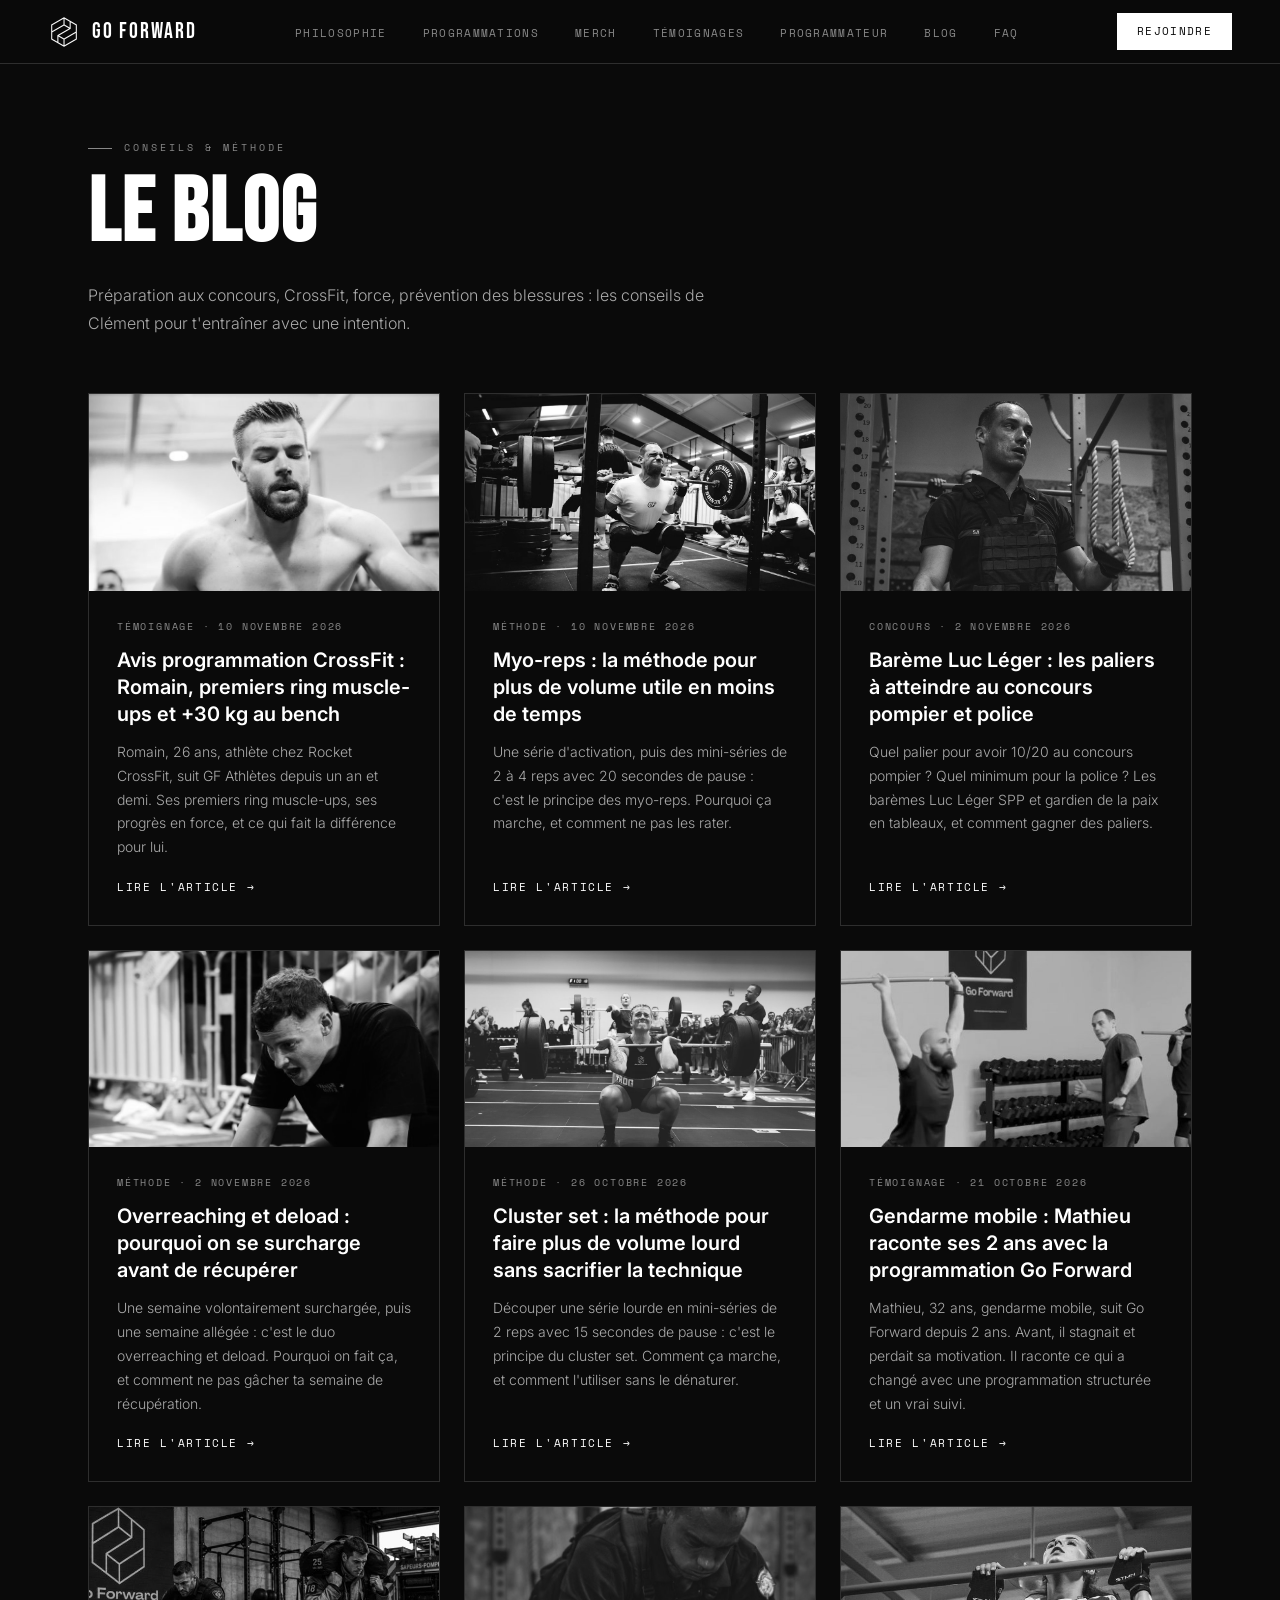
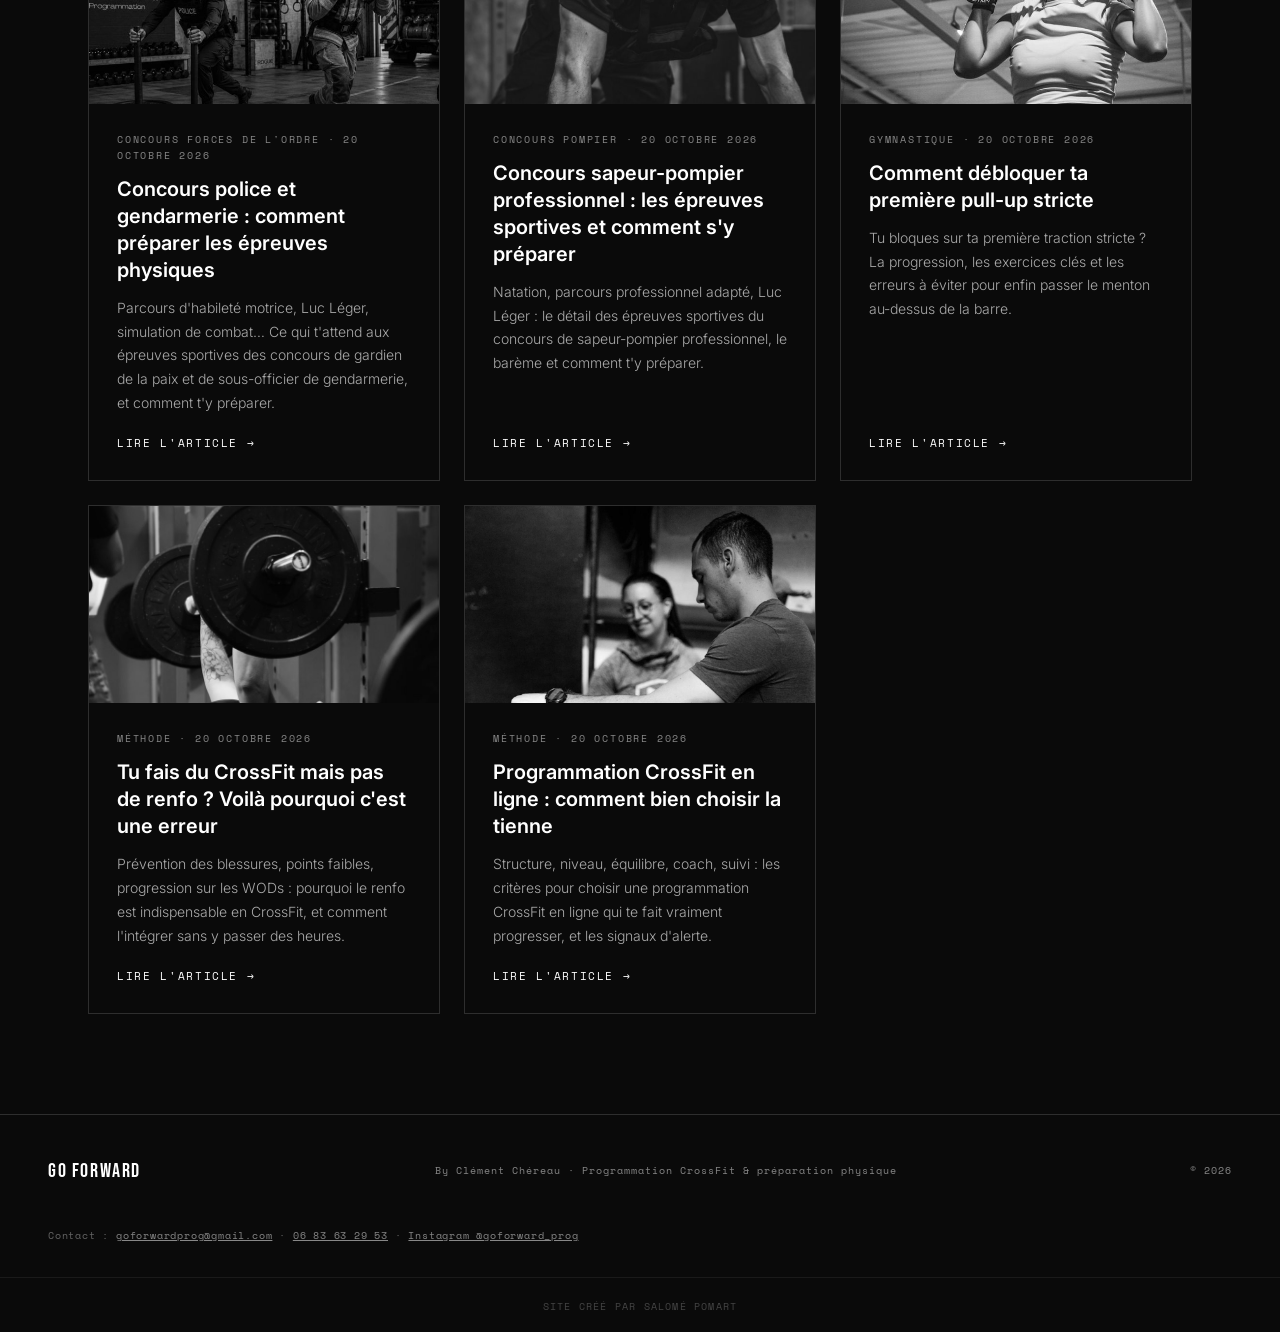
<file: blog/index.html>
<!DOCTYPE html>
<html lang="fr">
<head>
<meta charset="UTF-8">
<meta name="viewport" content="width=device-width, initial-scale=1.0">
<title>Blog Go Forward | CrossFit, préparation physique et concours</title>
<meta name="description" content="Conseils de Clément Chéreau, pompier et coach CrossFit L2 : préparation aux concours pompier, police et gendarmerie, CrossFit, renforcement et préparation physique.">
<meta name="robots" content="index, follow, max-image-preview:large">
<link rel="canonical" href="https://goforward-prog.com/blog/">
<meta name="theme-color" content="#0A0A0A">
<link rel="icon" href="../favicon.ico" sizes="any">
<link rel="icon" type="image/png" sizes="32x32" href="../favicon-32.png">
<link rel="apple-touch-icon" href="../apple-touch-icon.png">
<link rel="manifest" href="../site.webmanifest">
<meta property="og:type" content="article">
<meta property="og:locale" content="fr_FR">
<meta property="og:site_name" content="Go Forward">
<meta property="og:title" content="Blog Go Forward | CrossFit, préparation physique et concours">
<meta property="og:description" content="Conseils de Clément Chéreau, pompier et coach CrossFit L2 : préparation aux concours pompier, police et gendarmerie, CrossFit, renforcement et préparation physique.">
<meta property="og:url" content="https://goforward-prog.com/blog/">
<meta property="og:image" content="https://goforward-prog.com/og-image.jpg">
<meta name="twitter:card" content="summary_large_image">
<meta name="twitter:title" content="Blog Go Forward | CrossFit, préparation physique et concours">
<meta name="twitter:description" content="Conseils de Clément Chéreau, pompier et coach CrossFit L2 : préparation aux concours pompier, police et gendarmerie, CrossFit, renforcement et préparation physique.">
<meta name="twitter:image" content="https://goforward-prog.com/og-image.jpg">
<link rel="preconnect" href="https://fonts.googleapis.com">
<link href="https://fonts.googleapis.com/css2?family=Bebas+Neue&family=Inter:wght@300;400;500;600&family=Space+Mono:wght@400;700&display=swap" rel="stylesheet">
<link rel="stylesheet" href="../assets/site.css">
<script type="application/ld+json">
{
 "@context": "https://schema.org",
 "@type": "Blog",
 "name": "Le blog Go Forward",
 "url": "https://goforward-prog.com/blog/",
 "inLanguage": "fr-FR",
 "publisher": {
  "@type": "Organization",
  "@id": "https://goforward-prog.com/#org",
  "name": "Go Forward",
  "url": "https://goforward-prog.com/"
 },
 "blogPost": [
  {
   "@type": "BlogPosting",
   "headline": "Avis programmation CrossFit : Romain, premiers ring muscle-ups et +30 kg au bench",
   "url": "https://goforward-prog.com/blog/temoignage-romain-programmation-crossfit/",
   "datePublished": "2026-11-10"
  },
  {
   "@type": "BlogPosting",
   "headline": "Myo-reps : la méthode pour plus de volume utile en moins de temps",
   "url": "https://goforward-prog.com/blog/myo-reps/",
   "datePublished": "2026-11-10"
  },
  {
   "@type": "BlogPosting",
   "headline": "Barème Luc Léger : les paliers à atteindre au concours pompier et police",
   "url": "https://goforward-prog.com/blog/bareme-luc-leger/",
   "datePublished": "2026-11-02"
  },
  {
   "@type": "BlogPosting",
   "headline": "Overreaching et deload : pourquoi on se surcharge avant de récupérer",
   "url": "https://goforward-prog.com/blog/deload-overreaching/",
   "datePublished": "2026-11-02"
  },
  {
   "@type": "BlogPosting",
   "headline": "Cluster set : la méthode pour faire plus de volume lourd sans sacrifier la technique",
   "url": "https://goforward-prog.com/blog/cluster-set/",
   "datePublished": "2026-10-26"
  },
  {
   "@type": "BlogPosting",
   "headline": "Gendarme mobile : Mathieu raconte ses 2 ans avec la programmation Go Forward",
   "url": "https://goforward-prog.com/blog/temoignage-gendarme-mobile-programmation-go-forward/",
   "datePublished": "2026-10-21"
  },
  {
   "@type": "BlogPosting",
   "headline": "Concours police et gendarmerie : comment préparer les épreuves physiques",
   "url": "https://goforward-prog.com/blog/preparation-physique-concours-police-gendarmerie/",
   "datePublished": "2026-10-20"
  },
  {
   "@type": "BlogPosting",
   "headline": "Concours sapeur-pompier professionnel : les épreuves sportives et comment s'y préparer",
   "url": "https://goforward-prog.com/blog/epreuves-sportives-concours-sapeur-pompier-professionnel/",
   "datePublished": "2026-10-20"
  },
  {
   "@type": "BlogPosting",
   "headline": "Comment débloquer ta première pull-up stricte",
   "url": "https://goforward-prog.com/blog/premiere-pull-up-stricte/",
   "datePublished": "2026-10-20"
  },
  {
   "@type": "BlogPosting",
   "headline": "Tu fais du CrossFit mais pas de renfo ? Voilà pourquoi c'est une erreur",
   "url": "https://goforward-prog.com/blog/renforcement-musculaire-crossfit/",
   "datePublished": "2026-10-20"
  },
  {
   "@type": "BlogPosting",
   "headline": "Programmation CrossFit en ligne : comment bien choisir la tienne",
   "url": "https://goforward-prog.com/blog/choisir-programmation-crossfit-en-ligne/",
   "datePublished": "2026-10-20"
  }
 ]
}
</script>
</head>
<body class="blog-page">
<nav>
  <a href="../index.html" class="nav-logo"><img src="../assets/logo-nav.png" alt="Logo Go Forward" width="28" height="28">GO FORWARD</a>
  <ul class="nav-links">
    <li><a href="../index.html#philosophie">Philosophie</a></li>
    <li><a href="../index.html#programmations">Programmations</a></li>
    <li><a href="../index.html#merch">Merch</a></li>
    <li><a href="../index.html#temoignages">Témoignages</a></li>
    <li><a href="../index.html#clement">Programmateur</a></li>
    <li><a href="../blog/">Blog</a></li>
    <li><a href="../index.html#faq">FAQ</a></li>
  </ul>
  <a href="https://train.strivee.app/fr/p/goforward" target="_blank" rel="noopener" class="nav-cta">Rejoindre</a>
  <div class="hamburger" onclick="toggleMenu()">
    <span></span><span></span><span></span>
  </div>
</nav>

<main class="blog-wrap">
  <p class="section-label">Conseils &amp; méthode</p>
  <h1 class="section-title">LE BLOG</h1>
  <p class="blog-intro">Préparation aux concours, CrossFit, force, prévention des blessures : les conseils de Clément pour t'entraîner avec une intention.</p>
  <div class="blog-grid">
    <a class="blog-card" href="../blog/temoignage-romain-programmation-crossfit/">
      <img loading="lazy" src="../blog/images/temoignage-romain-crossfit.jpg" alt="Romain, athlète Go Forward, en plein effort sur un air bike pendant une compétition de CrossFit">
      <div class="blog-card-body">
        <span class="blog-card-tag">Témoignage · 10 novembre 2026</span>
        <h3 class="blog-card-title">Avis programmation CrossFit : Romain, premiers ring muscle-ups et +30 kg au bench</h3>
        <p class="blog-card-excerpt">Romain, 26 ans, athlète chez Rocket CrossFit, suit GF Athlètes depuis un an et demi. Ses premiers ring muscle-ups, ses progrès en force, et ce qui fait la différence pour lui.</p>
        <span class="blog-card-more">Lire l'article →</span>
      </div>
    </a>
    <a class="blog-card" href="../blog/myo-reps/">
      <img loading="lazy" src="../blog/images/myo-reps-back-squat-crossfit.jpg" alt="Athlète en position basse de back squat dans un rack, en plein effort pendant une compétition de CrossFit">
      <div class="blog-card-body">
        <span class="blog-card-tag">Méthode · 10 novembre 2026</span>
        <h3 class="blog-card-title">Myo-reps : la méthode pour plus de volume utile en moins de temps</h3>
        <p class="blog-card-excerpt">Une série d&#x27;activation, puis des mini-séries de 2 à 4 reps avec 20 secondes de pause : c&#x27;est le principe des myo-reps. Pourquoi ça marche, et comment ne pas les rater.</p>
        <span class="blog-card-more">Lire l'article →</span>
      </div>
    </a>
    <a class="blog-card" href="../blog/bareme-luc-leger/">
      <img loading="lazy" src="../blog/images/bareme-luc-leger-pompier.jpg" alt="Sapeur-pompier en tenue avec un gilet lesté, à l&#x27;entraînement dans une salle de CrossFit pour préparer les épreuves physiques">
      <div class="blog-card-body">
        <span class="blog-card-tag">Concours · 2 novembre 2026</span>
        <h3 class="blog-card-title">Barème Luc Léger : les paliers à atteindre au concours pompier et police</h3>
        <p class="blog-card-excerpt">Quel palier pour avoir 10/20 au concours pompier ? Quel minimum pour la police ? Les barèmes Luc Léger SPP et gardien de la paix en tableaux, et comment gagner des paliers.</p>
        <span class="blog-card-more">Lire l'article →</span>
      </div>
    </a>
    <a class="blog-card" href="../blog/deload-overreaching/">
      <img loading="lazy" src="../blog/images/deload-overreaching-crossfit.jpg" alt="Athlète à genoux, mains au sol, épuisé après un effort en compétition de CrossFit devant le public" style="object-position: center 0%;">
      <div class="blog-card-body">
        <span class="blog-card-tag">Méthode · 2 novembre 2026</span>
        <h3 class="blog-card-title">Overreaching et deload : pourquoi on se surcharge avant de récupérer</h3>
        <p class="blog-card-excerpt">Une semaine volontairement surchargée, puis une semaine allégée : c&#x27;est le duo overreaching et deload. Pourquoi on fait ça, et comment ne pas gâcher ta semaine de récupération.</p>
        <span class="blog-card-more">Lire l'article →</span>
      </div>
    </a>
    <a class="blog-card" href="../blog/cluster-set/">
      <img loading="lazy" src="../blog/images/cluster-set-front-squat-crossfit.jpg" alt="Athlète en position basse de front squat avec une barre chargée, pendant une compétition de CrossFit devant le public">
      <div class="blog-card-body">
        <span class="blog-card-tag">Méthode · 26 octobre 2026</span>
        <h3 class="blog-card-title">Cluster set : la méthode pour faire plus de volume lourd sans sacrifier la technique</h3>
        <p class="blog-card-excerpt">Découper une série lourde en mini-séries de 2 reps avec 15 secondes de pause : c&#x27;est le principe du cluster set. Comment ça marche, et comment l&#x27;utiliser sans le dénaturer.</p>
        <span class="blog-card-more">Lire l'article →</span>
      </div>
    </a>
    <a class="blog-card" href="../blog/temoignage-gendarme-mobile-programmation-go-forward/">
      <img loading="lazy" src="../blog/images/temoignage-mathieu-gendarme-mobile.jpg" alt="Mathieu, gendarme mobile, en overhead squat à la barre sous l&#x27;œil du coach, dans une salle Go Forward">
      <div class="blog-card-body">
        <span class="blog-card-tag">Témoignage · 21 octobre 2026</span>
        <h3 class="blog-card-title">Gendarme mobile : Mathieu raconte ses 2 ans avec la programmation Go Forward</h3>
        <p class="blog-card-excerpt">Mathieu, 32 ans, gendarme mobile, suit Go Forward depuis 2 ans. Avant, il stagnait et perdait sa motivation. Il raconte ce qui a changé avec une programmation structurée et un vrai suivi.</p>
        <span class="blog-card-more">Lire l'article →</span>
      </div>
    </a>
    <a class="blog-card" href="../blog/preparation-physique-concours-police-gendarmerie/">
      <img loading="lazy" src="../blog/images/concours-police-gendarmerie.jpg" alt="Un policier pousse un traîneau et un sapeur-pompier porte un sac lesté pendant un entraînement">
      <div class="blog-card-body">
        <span class="blog-card-tag">Concours forces de l&#x27;ordre · 20 octobre 2026</span>
        <h3 class="blog-card-title">Concours police et gendarmerie : comment préparer les épreuves physiques</h3>
        <p class="blog-card-excerpt">Parcours d&#x27;habileté motrice, Luc Léger, simulation de combat… Ce qui t&#x27;attend aux épreuves sportives des concours de gardien de la paix et de sous-officier de gendarmerie, et comment t&#x27;y préparer.</p>
        <span class="blog-card-more">Lire l'article →</span>
      </div>
    </a>
    <a class="blog-card" href="../blog/epreuves-sportives-concours-sapeur-pompier-professionnel/">
      <img loading="lazy" src="../blog/images/concours-sapeur-pompier.jpg" alt="Sapeur-pompier avec un gilet lesté pendant un entraînement de préparation au concours">
      <div class="blog-card-body">
        <span class="blog-card-tag">Concours pompier · 20 octobre 2026</span>
        <h3 class="blog-card-title">Concours sapeur-pompier professionnel : les épreuves sportives et comment s&#x27;y préparer</h3>
        <p class="blog-card-excerpt">Natation, parcours professionnel adapté, Luc Léger : le détail des épreuves sportives du concours de sapeur-pompier professionnel, le barème et comment t&#x27;y préparer.</p>
        <span class="blog-card-more">Lire l'article →</span>
      </div>
    </a>
    <a class="blog-card" href="../blog/premiere-pull-up-stricte/">
      <img loading="lazy" src="../blog/images/premiere-pull-up-stricte.jpg" alt="Athlète réalisant une pull-up stricte, menton au-dessus de la barre">
      <div class="blog-card-body">
        <span class="blog-card-tag">Gymnastique · 20 octobre 2026</span>
        <h3 class="blog-card-title">Comment débloquer ta première pull-up stricte</h3>
        <p class="blog-card-excerpt">Tu bloques sur ta première traction stricte ? La progression, les exercices clés et les erreurs à éviter pour enfin passer le menton au-dessus de la barre.</p>
        <span class="blog-card-more">Lire l'article →</span>
      </div>
    </a>
    <a class="blog-card" href="../blog/renforcement-musculaire-crossfit/">
      <img loading="lazy" src="../blog/images/renforcement-musculaire-crossfit.jpg" alt="Athlète en développé couché avec une barre chargée, travail de renforcement">
      <div class="blog-card-body">
        <span class="blog-card-tag">Méthode · 20 octobre 2026</span>
        <h3 class="blog-card-title">Tu fais du CrossFit mais pas de renfo ? Voilà pourquoi c&#x27;est une erreur</h3>
        <p class="blog-card-excerpt">Prévention des blessures, points faibles, progression sur les WODs : pourquoi le renfo est indispensable en CrossFit, et comment l&#x27;intégrer sans y passer des heures.</p>
        <span class="blog-card-more">Lire l'article →</span>
      </div>
    </a>
    <a class="blog-card" href="../blog/choisir-programmation-crossfit-en-ligne/">
      <img loading="lazy" src="../blog/images/choisir-programmation-crossfit.jpg" alt="Clément Chéreau, programmateur Go Forward, écrit une séance sur un tableau">
      <div class="blog-card-body">
        <span class="blog-card-tag">Méthode · 20 octobre 2026</span>
        <h3 class="blog-card-title">Programmation CrossFit en ligne : comment bien choisir la tienne</h3>
        <p class="blog-card-excerpt">Structure, niveau, équilibre, coach, suivi : les critères pour choisir une programmation CrossFit en ligne qui te fait vraiment progresser, et les signaux d&#x27;alerte.</p>
        <span class="blog-card-more">Lire l'article →</span>
      </div>
    </a>
  </div>
</main>

<footer>
  <span class="footer-logo">GO FORWARD</span>
  <span class="footer-text">By Clément Chéreau · Programmation CrossFit &amp; préparation physique</span>
  <span class="footer-text">© 2026</span>
</footer>
<p class="footer-seo">Contact : <a href="mailto:goforwardprog@gmail.com">goforwardprog@gmail.com</a> · <a href="tel:+33683632953">06 83 63 29 53</a> · <a href="https://www.instagram.com/goforward_prog/" target="_blank" rel="noopener">Instagram @goforward_prog</a></p>
<div style="background:var(--black); border-top:1px solid #1a1a1a; padding:14px 48px; text-align:center;">
  <span style="font-family:'Space Mono',monospace; font-size:10px; letter-spacing:0.12em; color:#444; text-transform:uppercase;">Site créé par Salomé Pomart</span>
</div>
<script>
  function toggleMenu() {
    const l = document.querySelector('.nav-links');
    if (l.style.display === 'flex') { l.style.display = 'none'; return; }
    Object.assign(l.style, {display:'flex', flexDirection:'column', position:'fixed', top:'64px', left:'0', right:'0',
      background:'rgba(10,10,10,0.97)', padding:'24px', gap:'20px', borderBottom:'1px solid #2E2E2E'});
  }
</script>
</body>
</html>
</file>
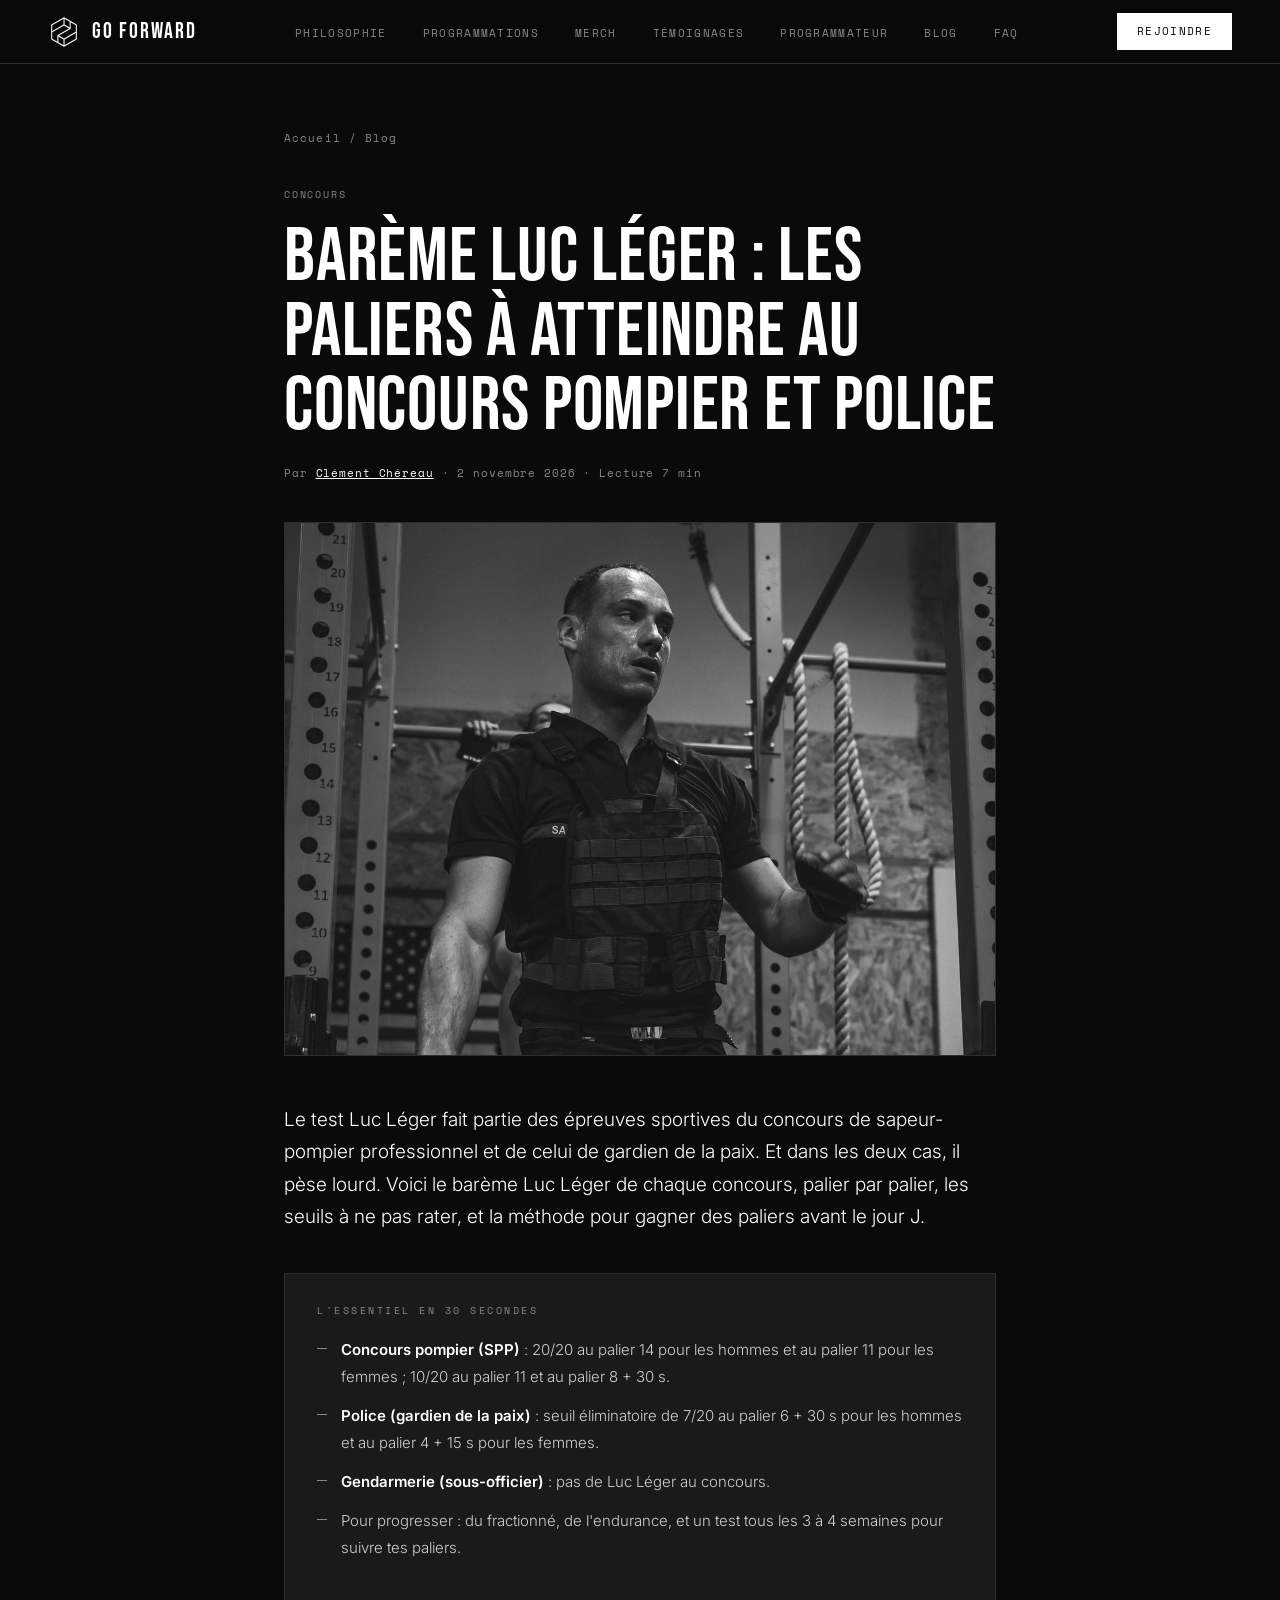
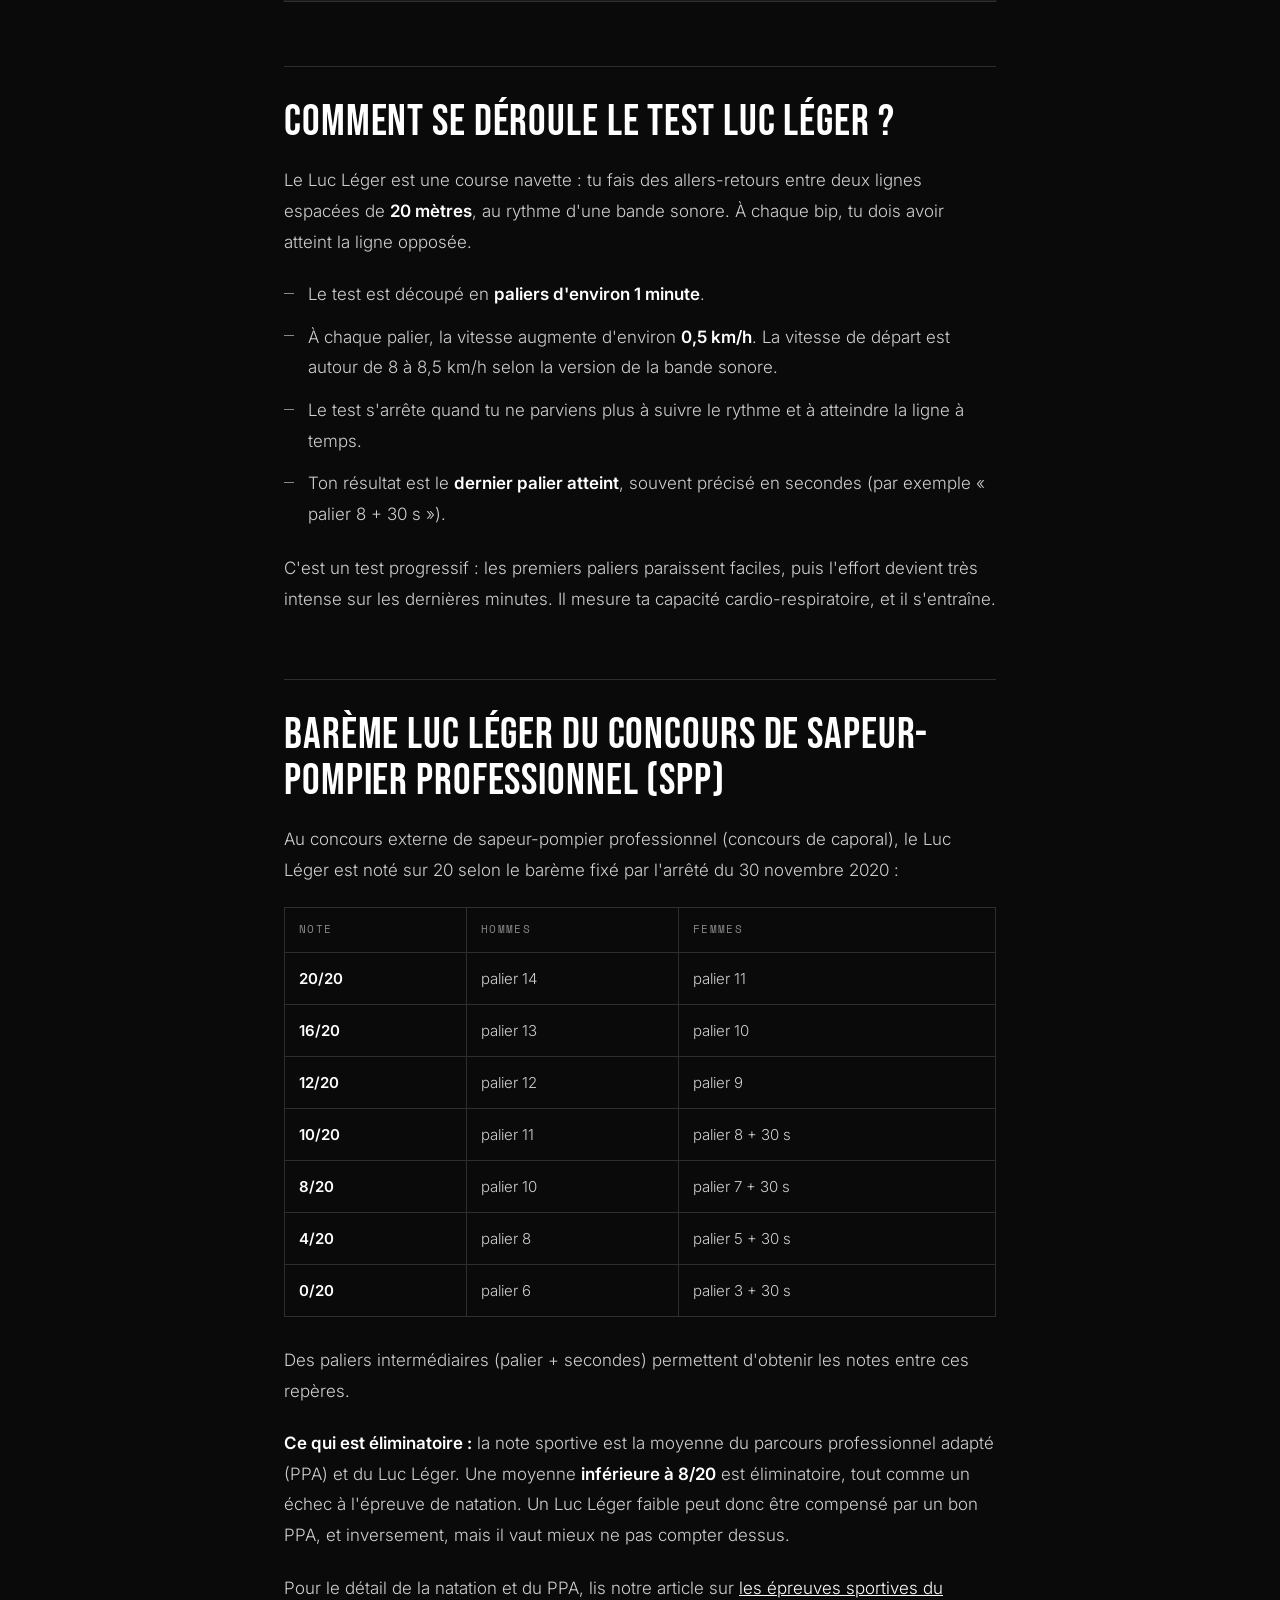
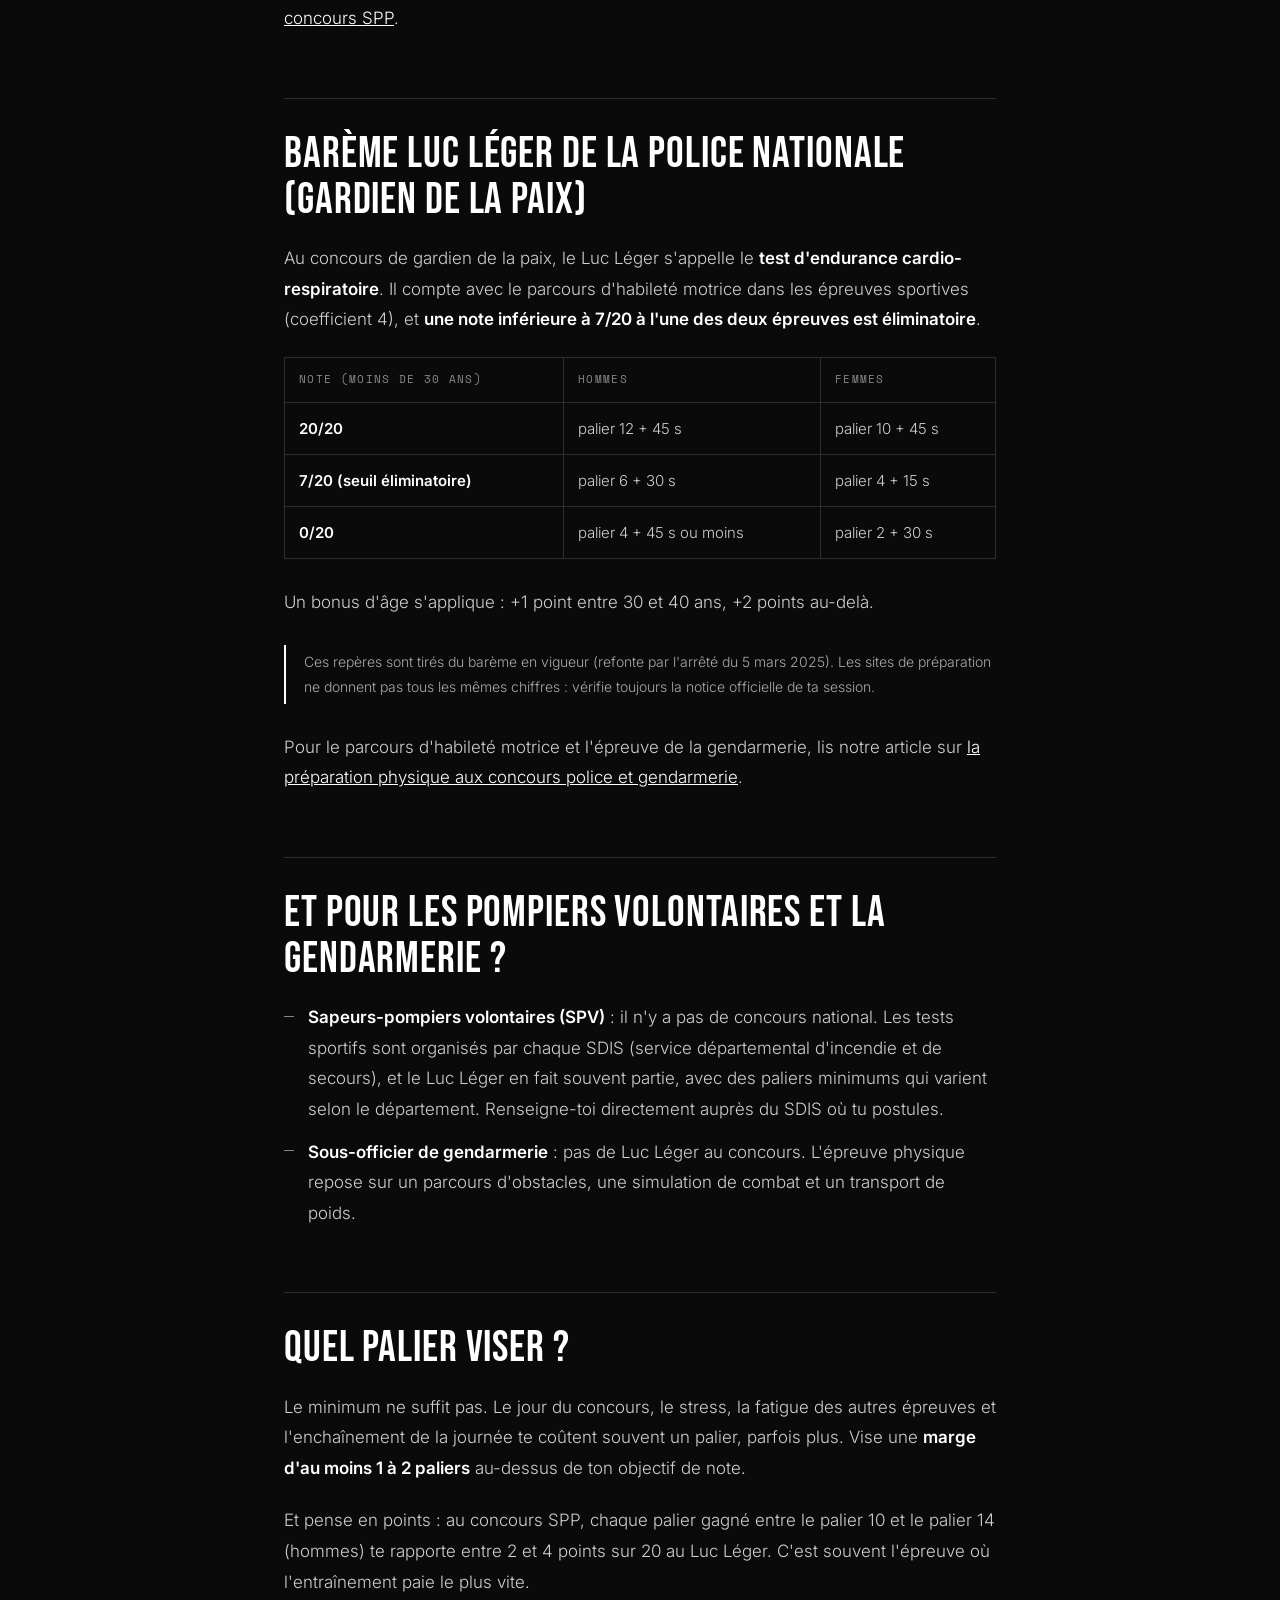
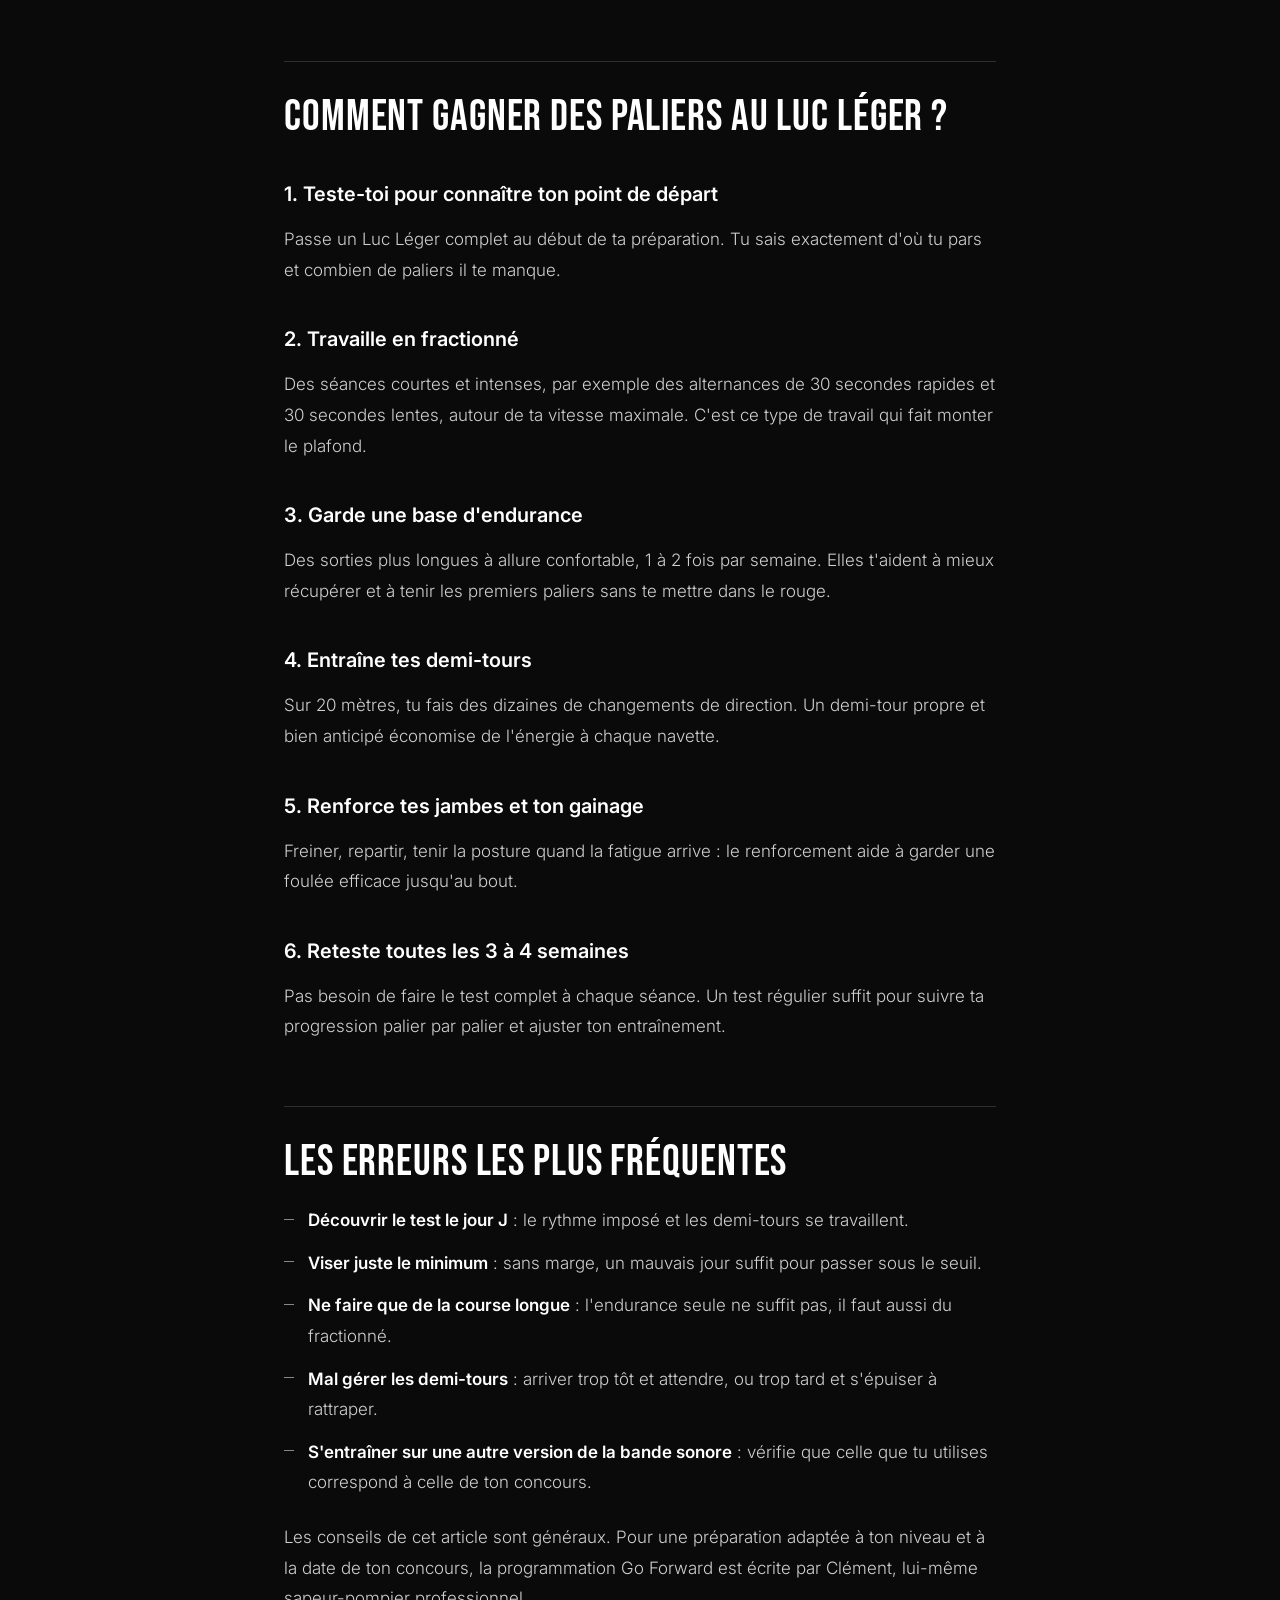
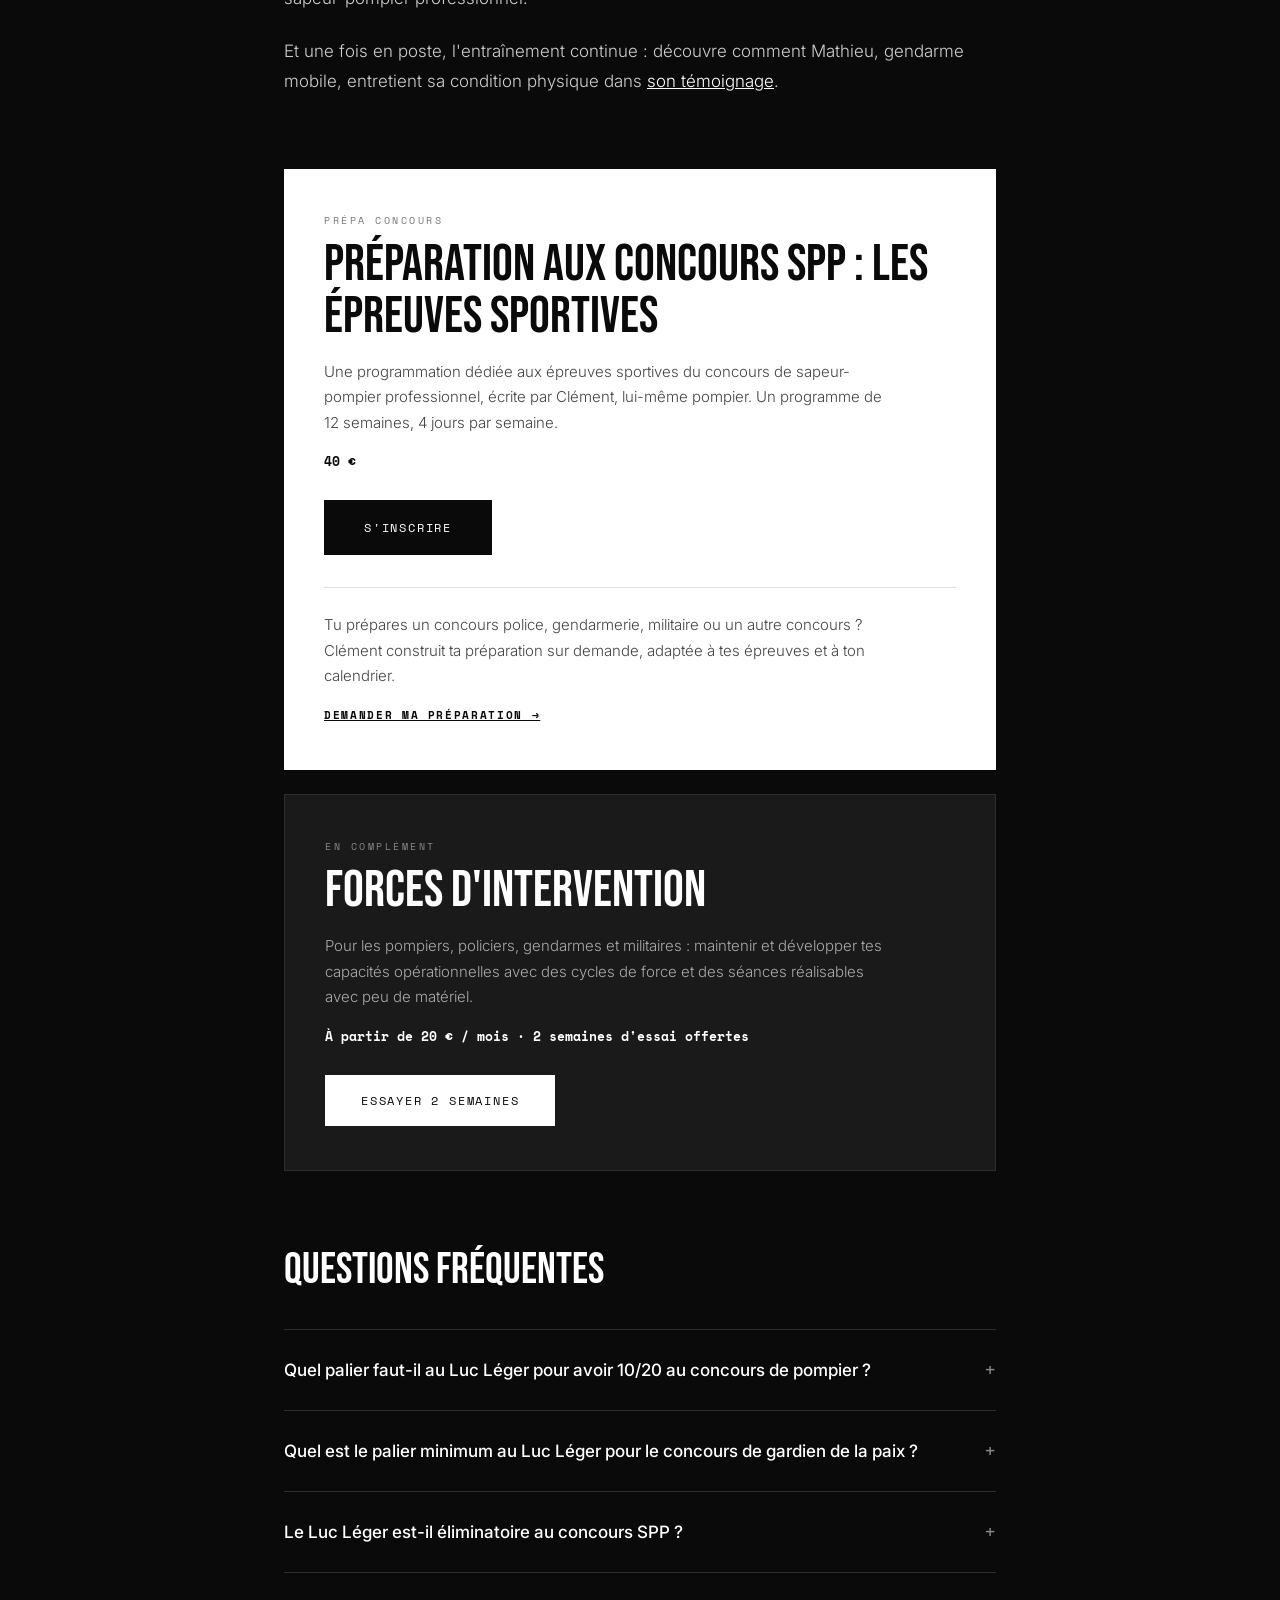
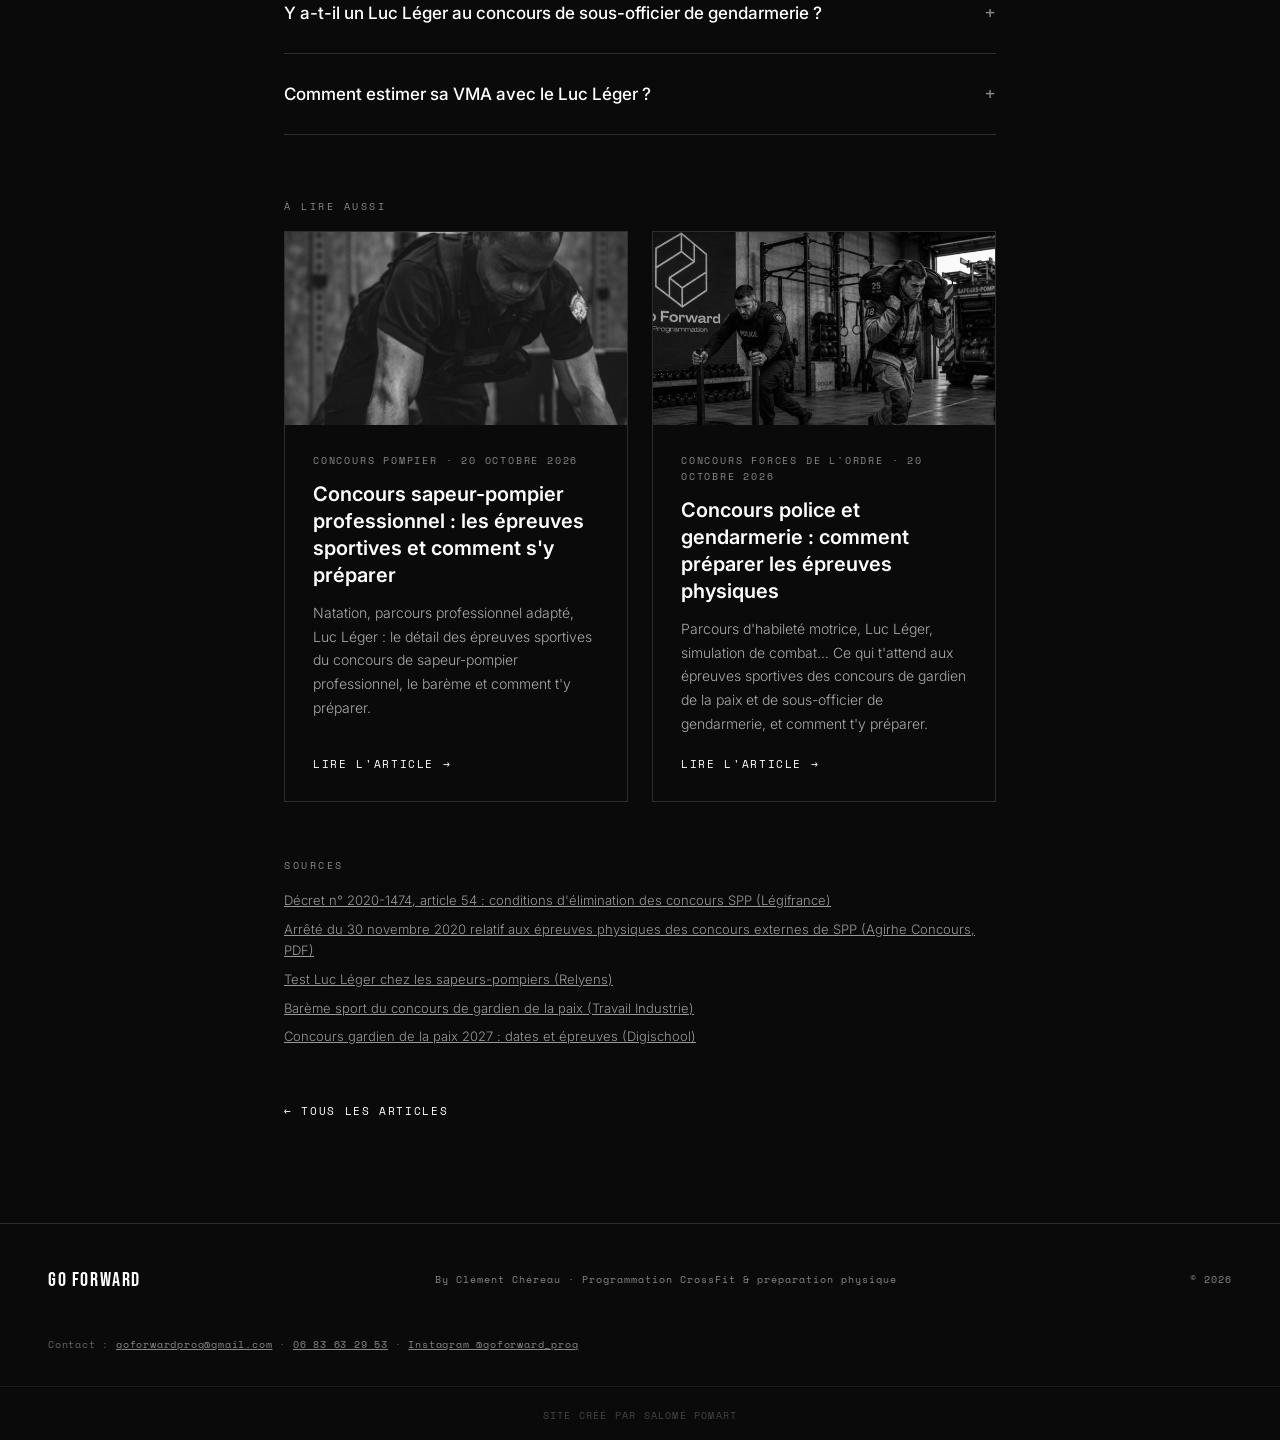
<file: blog/bareme-luc-leger/index.html>
<!DOCTYPE html>
<html lang="fr">
<head>
<meta charset="UTF-8">
<meta name="viewport" content="width=device-width, initial-scale=1.0">
<title>Barème Luc Léger : paliers et notes pompier et police | Go Forward</title>
<meta name="description" content="Barème Luc Léger du concours de sapeur-pompier professionnel et de gardien de la paix : paliers et notes hommes et femmes, seuils éliminatoires, déroulement du test et méthode pour progresser.">
<meta name="robots" content="index, follow, max-image-preview:large">
<link rel="canonical" href="https://goforward-prog.com/blog/bareme-luc-leger/">
<meta name="theme-color" content="#0A0A0A">
<link rel="icon" href="../../favicon.ico" sizes="any">
<link rel="icon" type="image/png" sizes="32x32" href="../../favicon-32.png">
<link rel="apple-touch-icon" href="../../apple-touch-icon.png">
<link rel="manifest" href="../../site.webmanifest">
<meta property="og:type" content="article">
<meta property="og:locale" content="fr_FR">
<meta property="og:site_name" content="Go Forward">
<meta property="og:title" content="Barème Luc Léger : paliers et notes pompier et police | Go Forward">
<meta property="og:description" content="Barème Luc Léger du concours de sapeur-pompier professionnel et de gardien de la paix : paliers et notes hommes et femmes, seuils éliminatoires, déroulement du test et méthode pour progresser.">
<meta property="og:url" content="https://goforward-prog.com/blog/bareme-luc-leger/">
<meta property="og:image" content="https://goforward-prog.com/blog/images/bareme-luc-leger-pompier.jpg">
<meta name="twitter:card" content="summary_large_image">
<meta name="twitter:title" content="Barème Luc Léger : paliers et notes pompier et police | Go Forward">
<meta name="twitter:description" content="Barème Luc Léger du concours de sapeur-pompier professionnel et de gardien de la paix : paliers et notes hommes et femmes, seuils éliminatoires, déroulement du test et méthode pour progresser.">
<meta name="twitter:image" content="https://goforward-prog.com/blog/images/bareme-luc-leger-pompier.jpg">
<link rel="preconnect" href="https://fonts.googleapis.com">
<link href="https://fonts.googleapis.com/css2?family=Bebas+Neue&family=Inter:wght@300;400;500;600&family=Space+Mono:wght@400;700&display=swap" rel="stylesheet">
<link rel="stylesheet" href="../../assets/site.css">
<script type="application/ld+json">
{
 "@context": "https://schema.org",
 "@graph": [
  {
   "@type": "BlogPosting",
   "headline": "Barème Luc Léger : les paliers à atteindre au concours pompier et police",
   "description": "Barème Luc Léger du concours de sapeur-pompier professionnel et de gardien de la paix : paliers et notes hommes et femmes, seuils éliminatoires, déroulement du test et méthode pour progresser.",
   "image": "https://goforward-prog.com/blog/images/bareme-luc-leger-pompier.jpg",
   "datePublished": "2026-11-02",
   "dateModified": "2026-11-02",
   "inLanguage": "fr-FR",
   "author": {
    "@type": "Person",
    "@id": "https://goforward-prog.com/#clement",
    "name": "Clément Chéreau",
    "url": "https://goforward-prog.com/#clement"
   },
   "publisher": {
    "@type": "Organization",
    "@id": "https://goforward-prog.com/#org",
    "name": "Go Forward",
    "url": "https://goforward-prog.com/"
   },
   "mainEntityOfPage": "https://goforward-prog.com/blog/bareme-luc-leger/"
  },
  {
   "@type": "BreadcrumbList",
   "itemListElement": [
    {
     "@type": "ListItem",
     "position": 1,
     "name": "Accueil",
     "item": "https://goforward-prog.com/"
    },
    {
     "@type": "ListItem",
     "position": 2,
     "name": "Blog",
     "item": "https://goforward-prog.com/blog/"
    },
    {
     "@type": "ListItem",
     "position": 3,
     "name": "Barème Luc Léger : les paliers à atteindre au concours pompier et police",
     "item": "https://goforward-prog.com/blog/bareme-luc-leger/"
    }
   ]
  },
  {
   "@type": "FAQPage",
   "mainEntity": [
    {
     "@type": "Question",
     "name": "Quel palier faut-il au Luc Léger pour avoir 10/20 au concours de pompier ?",
     "acceptedAnswer": {
      "@type": "Answer",
      "text": "Au concours de sapeur-pompier professionnel, 10/20 correspond au palier 11 pour les hommes et au palier 8 + 30 secondes pour les femmes. Le 20/20 est au palier 14 pour les hommes et au palier 11 pour les femmes."
     }
    },
    {
     "@type": "Question",
     "name": "Quel est le palier minimum au Luc Léger pour le concours de gardien de la paix ?",
     "acceptedAnswer": {
      "@type": "Answer",
      "text": "Le seuil éliminatoire de 7/20 correspond au palier 6 + 30 secondes pour les hommes et au palier 4 + 15 secondes pour les femmes (repères du barème en vigueur, à vérifier dans la notice officielle de ta session)."
     }
    },
    {
     "@type": "Question",
     "name": "Le Luc Léger est-il éliminatoire au concours SPP ?",
     "acceptedAnswer": {
      "@type": "Answer",
      "text": "Pas à lui seul : la note sportive est la moyenne du parcours professionnel adapté et du Luc Léger, et c'est une moyenne inférieure à 8/20 qui est éliminatoire. Un échec à l'épreuve de natation est aussi éliminatoire."
     }
    },
    {
     "@type": "Question",
     "name": "Y a-t-il un Luc Léger au concours de sous-officier de gendarmerie ?",
     "acceptedAnswer": {
      "@type": "Answer",
      "text": "Non. L'épreuve physique du concours de sous-officier de gendarmerie repose sur un parcours d'obstacles, une simulation de combat et un transport de poids."
     }
    },
    {
     "@type": "Question",
     "name": "Comment estimer sa VMA avec le Luc Léger ?",
     "acceptedAnswer": {
      "@type": "Answer",
      "text": "En pratique, on prend la vitesse du dernier palier entièrement terminé. Les versions de la bande sonore n'ont pas toutes la même vitesse de départ, donc vérifie le tableau de vitesses de la version que tu utilises."
     }
    }
   ]
  }
 ]
}
</script>
</head>
<body class="blog-page">
<nav>
  <a href="../../index.html" class="nav-logo"><img src="../../assets/logo-nav.png" alt="Logo Go Forward" width="28" height="28">GO FORWARD</a>
  <ul class="nav-links">
    <li><a href="../../index.html#philosophie">Philosophie</a></li>
    <li><a href="../../index.html#programmations">Programmations</a></li>
    <li><a href="../../index.html#merch">Merch</a></li>
    <li><a href="../../index.html#temoignages">Témoignages</a></li>
    <li><a href="../../index.html#clement">Programmateur</a></li>
    <li><a href="../../blog/">Blog</a></li>
    <li><a href="../../index.html#faq">FAQ</a></li>
  </ul>
  <a href="https://train.strivee.app/fr/p/goforward" target="_blank" rel="noopener" class="nav-cta">Rejoindre</a>
  <div class="hamburger" onclick="toggleMenu()">
    <span></span><span></span><span></span>
  </div>
</nav>

<main class="article-wrap">
  <p class="breadcrumb"><a href="../../index.html">Accueil</a> / <a href="../../blog/">Blog</a></p>
  <span class="blog-card-tag">Concours</span>
  <h1 class="article-title">Barème Luc Léger : les paliers à atteindre au concours pompier et police</h1>
  <p class="article-meta">Par <a href="../../index.html#clement">Clément Chéreau</a> · 2 novembre 2026 · Lecture 7 min</p>
  <img class="article-cover" src="../../blog/images/bareme-luc-leger-pompier.jpg" alt="Sapeur-pompier en tenue avec un gilet lesté, à l&#x27;entraînement dans une salle de CrossFit pour préparer les épreuves physiques">

  <article class="article-body">

<p class="lead">Le test Luc Léger fait partie des épreuves sportives du concours de sapeur-pompier professionnel et de celui de gardien de la paix. Et dans les deux cas, il pèse lourd. Voici le barème Luc Léger de chaque concours, palier par palier, les seuils à ne pas rater, et la méthode pour gagner des paliers avant le jour J.</p>

<div class="tldr">
  <p class="tldr-label">L'essentiel en 30 secondes</p>
  <ul>
    <li><strong>Concours pompier (SPP)</strong> : 20/20 au palier 14 pour les hommes et au palier 11 pour les femmes ; 10/20 au palier 11 et au palier 8 + 30 s.</li>
    <li><strong>Police (gardien de la paix)</strong> : seuil éliminatoire de 7/20 au palier 6 + 30 s pour les hommes et au palier 4 + 15 s pour les femmes.</li>
    <li><strong>Gendarmerie (sous-officier)</strong> : pas de Luc Léger au concours.</li>
    <li>Pour progresser : du fractionné, de l'endurance, et un test tous les 3 à 4 semaines pour suivre tes paliers.</li>
  </ul>
</div>

<h2>Comment se déroule le test Luc Léger ?</h2>
<p>Le Luc Léger est une course navette : tu fais des allers-retours entre deux lignes espacées de <strong>20 mètres</strong>, au rythme d'une bande sonore. À chaque bip, tu dois avoir atteint la ligne opposée.</p>
<ul>
  <li>Le test est découpé en <strong>paliers d'environ 1 minute</strong>.</li>
  <li>À chaque palier, la vitesse augmente d'environ <strong>0,5 km/h</strong>. La vitesse de départ est autour de 8 à 8,5 km/h selon la version de la bande sonore.</li>
  <li>Le test s'arrête quand tu ne parviens plus à suivre le rythme et à atteindre la ligne à temps.</li>
  <li>Ton résultat est le <strong>dernier palier atteint</strong>, souvent précisé en secondes (par exemple « palier 8 + 30 s »).</li>
</ul>
<p>C'est un test progressif : les premiers paliers paraissent faciles, puis l'effort devient très intense sur les dernières minutes. Il mesure ta capacité cardio-respiratoire, et il s'entraîne.</p>

<h2>Barème Luc Léger du concours de sapeur-pompier professionnel (SPP)</h2>
<p>Au concours externe de sapeur-pompier professionnel (concours de caporal), le Luc Léger est noté sur 20 selon le barème fixé par l'arrêté du 30 novembre 2020 :</p>
<table class="article-table">
  <thead><tr><th>Note</th><th>Hommes</th><th>Femmes</th></tr></thead>
  <tbody>
    <tr><td>20/20</td><td>palier 14</td><td>palier 11</td></tr>
    <tr><td>16/20</td><td>palier 13</td><td>palier 10</td></tr>
    <tr><td>12/20</td><td>palier 12</td><td>palier 9</td></tr>
    <tr><td>10/20</td><td>palier 11</td><td>palier 8 + 30 s</td></tr>
    <tr><td>8/20</td><td>palier 10</td><td>palier 7 + 30 s</td></tr>
    <tr><td>4/20</td><td>palier 8</td><td>palier 5 + 30 s</td></tr>
    <tr><td>0/20</td><td>palier 6</td><td>palier 3 + 30 s</td></tr>
  </tbody>
</table>
<p>Des paliers intermédiaires (palier + secondes) permettent d'obtenir les notes entre ces repères.</p>
<p><strong>Ce qui est éliminatoire :</strong> la note sportive est la moyenne du parcours professionnel adapté (PPA) et du Luc Léger. Une moyenne <strong>inférieure à 8/20</strong> est éliminatoire, tout comme un échec à l'épreuve de natation. Un Luc Léger faible peut donc être compensé par un bon PPA, et inversement, mais il vaut mieux ne pas compter dessus.</p>
<p>Pour le détail de la natation et du PPA, lis notre article sur <a href="../epreuves-sportives-concours-sapeur-pompier-professionnel/">les épreuves sportives du concours SPP</a>.</p>

<h2>Barème Luc Léger de la police nationale (gardien de la paix)</h2>
<p>Au concours de gardien de la paix, le Luc Léger s'appelle le <strong>test d'endurance cardio-respiratoire</strong>. Il compte avec le parcours d'habileté motrice dans les épreuves sportives (coefficient 4), et <strong>une note inférieure à 7/20 à l'une des deux épreuves est éliminatoire</strong>.</p>
<table class="article-table">
  <thead><tr><th>Note (moins de 30 ans)</th><th>Hommes</th><th>Femmes</th></tr></thead>
  <tbody>
    <tr><td>20/20</td><td>palier 12 + 45 s</td><td>palier 10 + 45 s</td></tr>
    <tr><td>7/20 (seuil éliminatoire)</td><td>palier 6 + 30 s</td><td>palier 4 + 15 s</td></tr>
    <tr><td>0/20</td><td>palier 4 + 45 s ou moins</td><td>palier 2 + 30 s</td></tr>
  </tbody>
</table>
<p>Un bonus d'âge s'applique : +1 point entre 30 et 40 ans, +2 points au-delà.</p>
<p class="note">Ces repères sont tirés du barème en vigueur (refonte par l'arrêté du 5 mars 2025). Les sites de préparation ne donnent pas tous les mêmes chiffres : vérifie toujours la notice officielle de ta session.</p>
<p>Pour le parcours d'habileté motrice et l'épreuve de la gendarmerie, lis notre article sur <a href="../preparation-physique-concours-police-gendarmerie/">la préparation physique aux concours police et gendarmerie</a>.</p>

<h2>Et pour les pompiers volontaires et la gendarmerie ?</h2>
<ul>
  <li><strong>Sapeurs-pompiers volontaires (SPV)</strong> : il n'y a pas de concours national. Les tests sportifs sont organisés par chaque SDIS (service départemental d'incendie et de secours), et le Luc Léger en fait souvent partie, avec des paliers minimums qui varient selon le département. Renseigne-toi directement auprès du SDIS où tu postules.</li>
  <li><strong>Sous-officier de gendarmerie</strong> : pas de Luc Léger au concours. L'épreuve physique repose sur un parcours d'obstacles, une simulation de combat et un transport de poids.</li>
</ul>

<h2>Quel palier viser ?</h2>
<p>Le minimum ne suffit pas. Le jour du concours, le stress, la fatigue des autres épreuves et l'enchaînement de la journée te coûtent souvent un palier, parfois plus. Vise une <strong>marge d'au moins 1 à 2 paliers</strong> au-dessus de ton objectif de note.</p>
<p>Et pense en points : au concours SPP, chaque palier gagné entre le palier 10 et le palier 14 (hommes) te rapporte entre 2 et 4 points sur 20 au Luc Léger. C'est souvent l'épreuve où l'entraînement paie le plus vite.</p>

<h2>Comment gagner des paliers au Luc Léger ?</h2>
<h3>1. Teste-toi pour connaître ton point de départ</h3>
<p>Passe un Luc Léger complet au début de ta préparation. Tu sais exactement d'où tu pars et combien de paliers il te manque.</p>
<h3>2. Travaille en fractionné</h3>
<p>Des séances courtes et intenses, par exemple des alternances de 30 secondes rapides et 30 secondes lentes, autour de ta vitesse maximale. C'est ce type de travail qui fait monter le plafond.</p>
<h3>3. Garde une base d'endurance</h3>
<p>Des sorties plus longues à allure confortable, 1 à 2 fois par semaine. Elles t'aident à mieux récupérer et à tenir les premiers paliers sans te mettre dans le rouge.</p>
<h3>4. Entraîne tes demi-tours</h3>
<p>Sur 20 mètres, tu fais des dizaines de changements de direction. Un demi-tour propre et bien anticipé économise de l'énergie à chaque navette.</p>
<h3>5. Renforce tes jambes et ton gainage</h3>
<p>Freiner, repartir, tenir la posture quand la fatigue arrive : le renforcement aide à garder une foulée efficace jusqu'au bout.</p>
<h3>6. Reteste toutes les 3 à 4 semaines</h3>
<p>Pas besoin de faire le test complet à chaque séance. Un test régulier suffit pour suivre ta progression palier par palier et ajuster ton entraînement.</p>

<h2>Les erreurs les plus fréquentes</h2>
<ul>
  <li><strong>Découvrir le test le jour J</strong> : le rythme imposé et les demi-tours se travaillent.</li>
  <li><strong>Viser juste le minimum</strong> : sans marge, un mauvais jour suffit pour passer sous le seuil.</li>
  <li><strong>Ne faire que de la course longue</strong> : l'endurance seule ne suffit pas, il faut aussi du fractionné.</li>
  <li><strong>Mal gérer les demi-tours</strong> : arriver trop tôt et attendre, ou trop tard et s'épuiser à rattraper.</li>
  <li><strong>S'entraîner sur une autre version de la bande sonore</strong> : vérifie que celle que tu utilises correspond à celle de ton concours.</li>
</ul>
<p>Les conseils de cet article sont généraux. Pour une préparation adaptée à ton niveau et à la date de ton concours, la programmation Go Forward est écrite par Clément, lui-même sapeur-pompier professionnel.</p>
<p>Et une fois en poste, l'entraînement continue : découvre comment Mathieu, gendarme mobile, entretient sa condition physique dans <a href="../temoignage-gendarme-mobile-programmation-go-forward/">son témoignage</a>.</p>

  </article>

  <aside class="cta-box">
    <p class="cta-box-label">Prépa concours</p>
    <p class="cta-box-name">Préparation aux concours SPP : les épreuves sportives</p>
    <p class="cta-box-text">Une programmation dédiée aux épreuves sportives du concours de sapeur-pompier professionnel, écrite par Clément, lui-même pompier. Un programme de 12 semaines, 4 jours par semaine.</p>
    <p class="cta-box-price">40 €</p>
    <a href="https://train.strivee.app/fr/program/6kvbbAUgCIYzyvIUIWJS" target="_blank" rel="noopener" class="btn-dark">S&#x27;inscrire</a>
    <div class="cta-box-demand">
      <p class="cta-box-text">Tu prépares un concours police, gendarmerie, militaire ou un autre concours ? Clément construit ta préparation sur demande, adaptée à tes épreuves et à ton calendrier.</p>
      <a href="mailto:goforwardprog@gmail.com?subject=Pr%C3%A9paration%20concours%20sur%20demande" class="cta-box-link">Demander ma préparation →</a>
    </div>
  </aside>
  <aside class="cta-box cta-box--alt">
    <p class="cta-box-label">En complément</p>
    <p class="cta-box-name">Forces d&#x27;intervention</p>
    <p class="cta-box-text">Pour les pompiers, policiers, gendarmes et militaires : maintenir et développer tes capacités opérationnelles avec des cycles de force et des séances réalisables avec peu de matériel.</p>
    <p class="cta-box-price">À partir de 20 € / mois · 2 semaines d&#x27;essai offertes</p>
    <a href="https://train.strivee.app/fr/program/WdYHjESomi0qyPzzwrEf" target="_blank" rel="noopener" class="btn-primary">Essayer 2 semaines</a>
  </aside>

  <div class="article-faq">
    <h2>Questions fréquentes</h2>
    <div class="faq-list">
    <details class="faq-item">
      <summary>Quel palier faut-il au Luc Léger pour avoir 10/20 au concours de pompier ?</summary>
      <p>Au concours de sapeur-pompier professionnel, 10/20 correspond au palier 11 pour les hommes et au palier 8 + 30 secondes pour les femmes. Le 20/20 est au palier 14 pour les hommes et au palier 11 pour les femmes.</p>
    </details>
    <details class="faq-item">
      <summary>Quel est le palier minimum au Luc Léger pour le concours de gardien de la paix ?</summary>
      <p>Le seuil éliminatoire de 7/20 correspond au palier 6 + 30 secondes pour les hommes et au palier 4 + 15 secondes pour les femmes (repères du barème en vigueur, à vérifier dans la notice officielle de ta session).</p>
    </details>
    <details class="faq-item">
      <summary>Le Luc Léger est-il éliminatoire au concours SPP ?</summary>
      <p>Pas à lui seul : la note sportive est la moyenne du parcours professionnel adapté et du Luc Léger, et c'est une moyenne inférieure à 8/20 qui est éliminatoire. Un échec à l'épreuve de natation est aussi éliminatoire.</p>
    </details>
    <details class="faq-item">
      <summary>Y a-t-il un Luc Léger au concours de sous-officier de gendarmerie ?</summary>
      <p>Non. L'épreuve physique du concours de sous-officier de gendarmerie repose sur un parcours d'obstacles, une simulation de combat et un transport de poids.</p>
    </details>
    <details class="faq-item">
      <summary>Comment estimer sa VMA avec le Luc Léger ?</summary>
      <p>En pratique, on prend la vitesse du dernier palier entièrement terminé. Les versions de la bande sonore n'ont pas toutes la même vitesse de départ, donc vérifie le tableau de vitesses de la version que tu utilises.</p>
    </details>
    </div>
  </div>

  <div class="article-related">
    <p class="tldr-label">À lire aussi</p>
    <div class="blog-grid">
    <a class="blog-card" href="../../blog/epreuves-sportives-concours-sapeur-pompier-professionnel/">
      <img loading="lazy" src="../../blog/images/concours-sapeur-pompier.jpg" alt="Sapeur-pompier avec un gilet lesté pendant un entraînement de préparation au concours">
      <div class="blog-card-body">
        <span class="blog-card-tag">Concours pompier · 20 octobre 2026</span>
        <h3 class="blog-card-title">Concours sapeur-pompier professionnel : les épreuves sportives et comment s&#x27;y préparer</h3>
        <p class="blog-card-excerpt">Natation, parcours professionnel adapté, Luc Léger : le détail des épreuves sportives du concours de sapeur-pompier professionnel, le barème et comment t&#x27;y préparer.</p>
        <span class="blog-card-more">Lire l'article →</span>
      </div>
    </a>
    <a class="blog-card" href="../../blog/preparation-physique-concours-police-gendarmerie/">
      <img loading="lazy" src="../../blog/images/concours-police-gendarmerie.jpg" alt="Un policier pousse un traîneau et un sapeur-pompier porte un sac lesté pendant un entraînement">
      <div class="blog-card-body">
        <span class="blog-card-tag">Concours forces de l&#x27;ordre · 20 octobre 2026</span>
        <h3 class="blog-card-title">Concours police et gendarmerie : comment préparer les épreuves physiques</h3>
        <p class="blog-card-excerpt">Parcours d&#x27;habileté motrice, Luc Léger, simulation de combat… Ce qui t&#x27;attend aux épreuves sportives des concours de gardien de la paix et de sous-officier de gendarmerie, et comment t&#x27;y préparer.</p>
        <span class="blog-card-more">Lire l'article →</span>
      </div>
    </a>
    </div>
  </div>
  <div class="article-sources">
    <p class="tldr-label">Sources</p>
    <ul>
    <li><a href="https://www.legifrance.gouv.fr/loda/article_lc/LEGIARTI000042587312/2024-06-18" target="_blank" rel="noopener">Décret n° 2020-1474, article 54 : conditions d'élimination des concours SPP (Légifrance)</a></li>
    <li><a href="https://www.agirhe-concours.fr/docs/54/brochures/Arrete_epreuves_physiques.pdf" target="_blank" rel="noopener">Arrêté du 30 novembre 2020 relatif aux épreuves physiques des concours externes de SPP (Agirhe Concours, PDF)</a></li>
    <li><a href="https://www.relyens.eu/fr/ressources/blog/test-luc-leger" target="_blank" rel="noopener">Test Luc Léger chez les sapeurs-pompiers (Relyens)</a></li>
    <li><a href="https://travail-industrie.com/outils/bareme-epreuves-sportives-concours/gardien-de-la-paix" target="_blank" rel="noopener">Barème sport du concours de gardien de la paix (Travail Industrie)</a></li>
    <li><a href="https://www.digischool.fr/articles/concours/gardien-de-la-paix/concours-gardien-de-la-paix-2027/" target="_blank" rel="noopener">Concours gardien de la paix 2027 : dates et épreuves (Digischool)</a></li>
    </ul>
  </div>

  <a class="back-link" href="../../blog/">← Tous les articles</a>
</main>

<footer>
  <span class="footer-logo">GO FORWARD</span>
  <span class="footer-text">By Clément Chéreau · Programmation CrossFit &amp; préparation physique</span>
  <span class="footer-text">© 2026</span>
</footer>
<p class="footer-seo">Contact : <a href="mailto:goforwardprog@gmail.com">goforwardprog@gmail.com</a> · <a href="tel:+33683632953">06 83 63 29 53</a> · <a href="https://www.instagram.com/goforward_prog/" target="_blank" rel="noopener">Instagram @goforward_prog</a></p>
<div style="background:var(--black); border-top:1px solid #1a1a1a; padding:14px 48px; text-align:center;">
  <span style="font-family:'Space Mono',monospace; font-size:10px; letter-spacing:0.12em; color:#444; text-transform:uppercase;">Site créé par Salomé Pomart</span>
</div>
<script>
  function toggleMenu() {
    const l = document.querySelector('.nav-links');
    if (l.style.display === 'flex') { l.style.display = 'none'; return; }
    Object.assign(l.style, {display:'flex', flexDirection:'column', position:'fixed', top:'64px', left:'0', right:'0',
      background:'rgba(10,10,10,0.97)', padding:'24px', gap:'20px', borderBottom:'1px solid #2E2E2E'});
  }
</script>
</body>
</html>
</file>
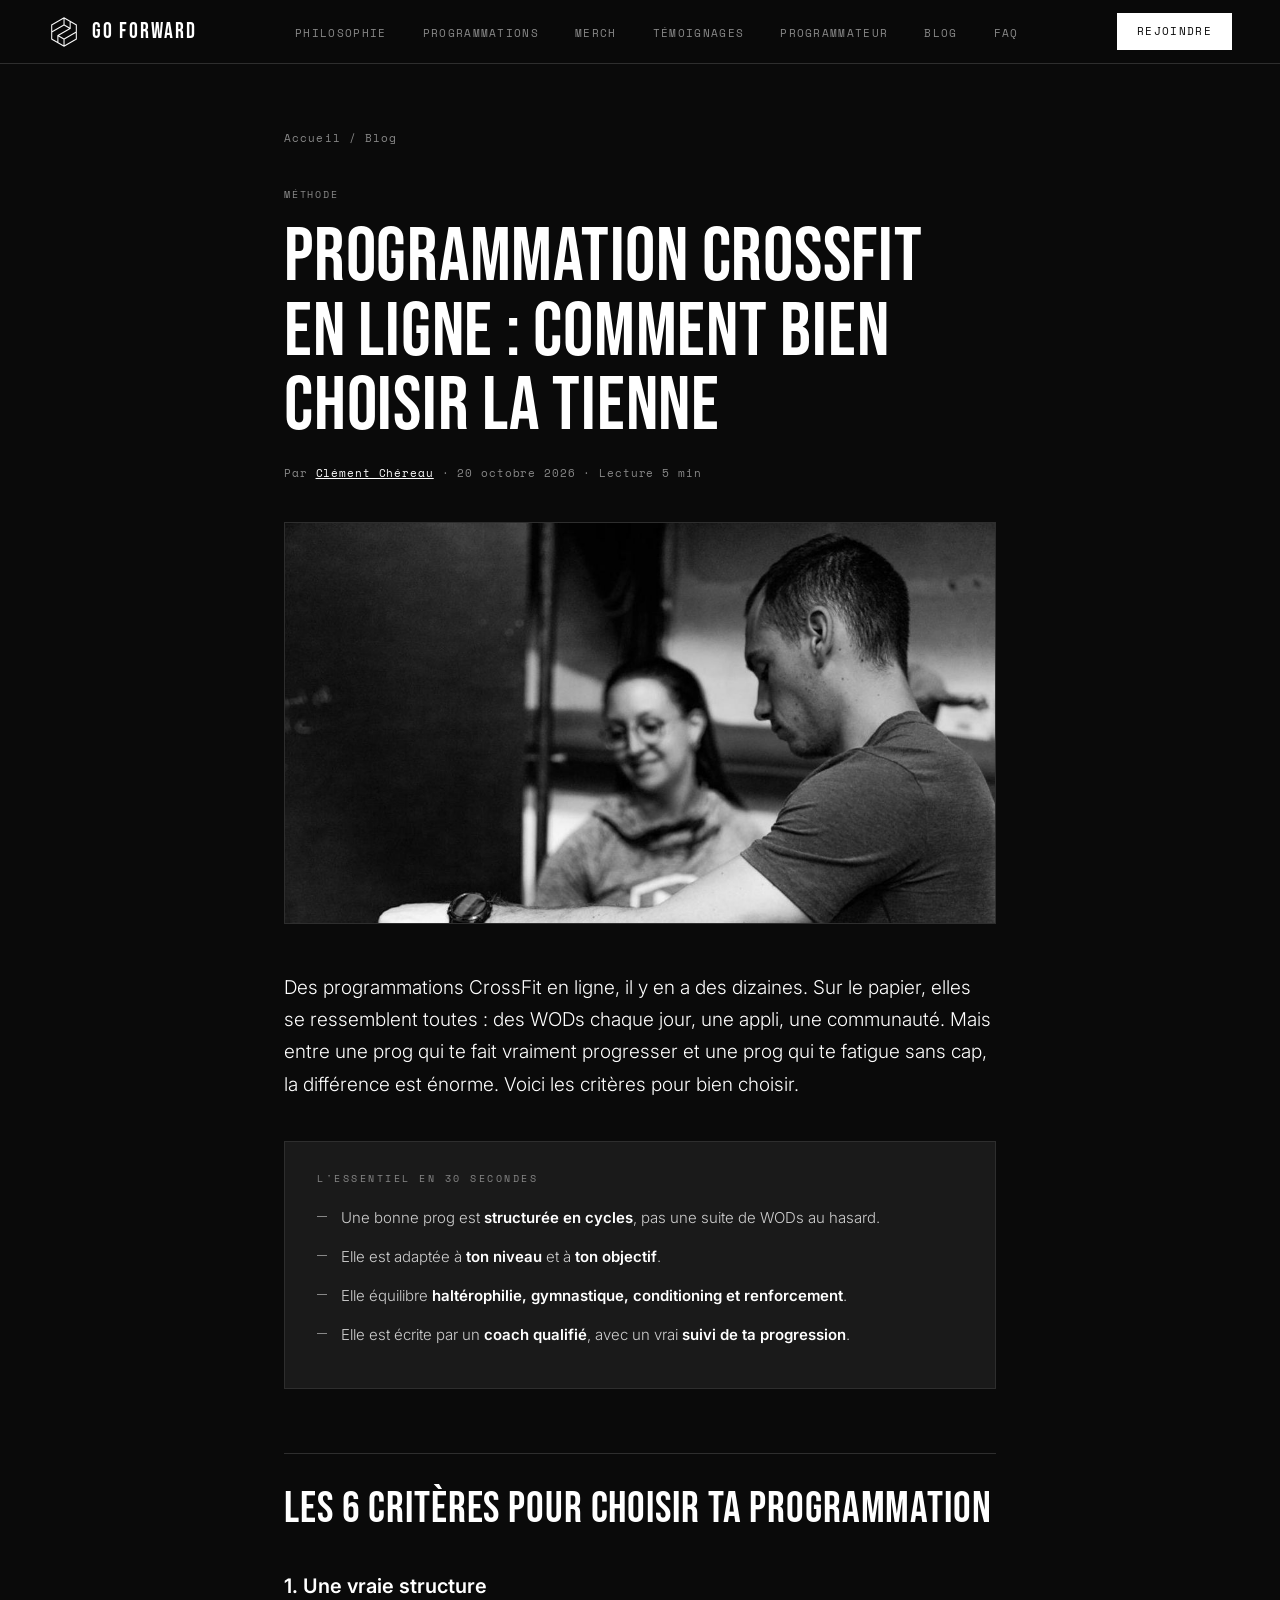
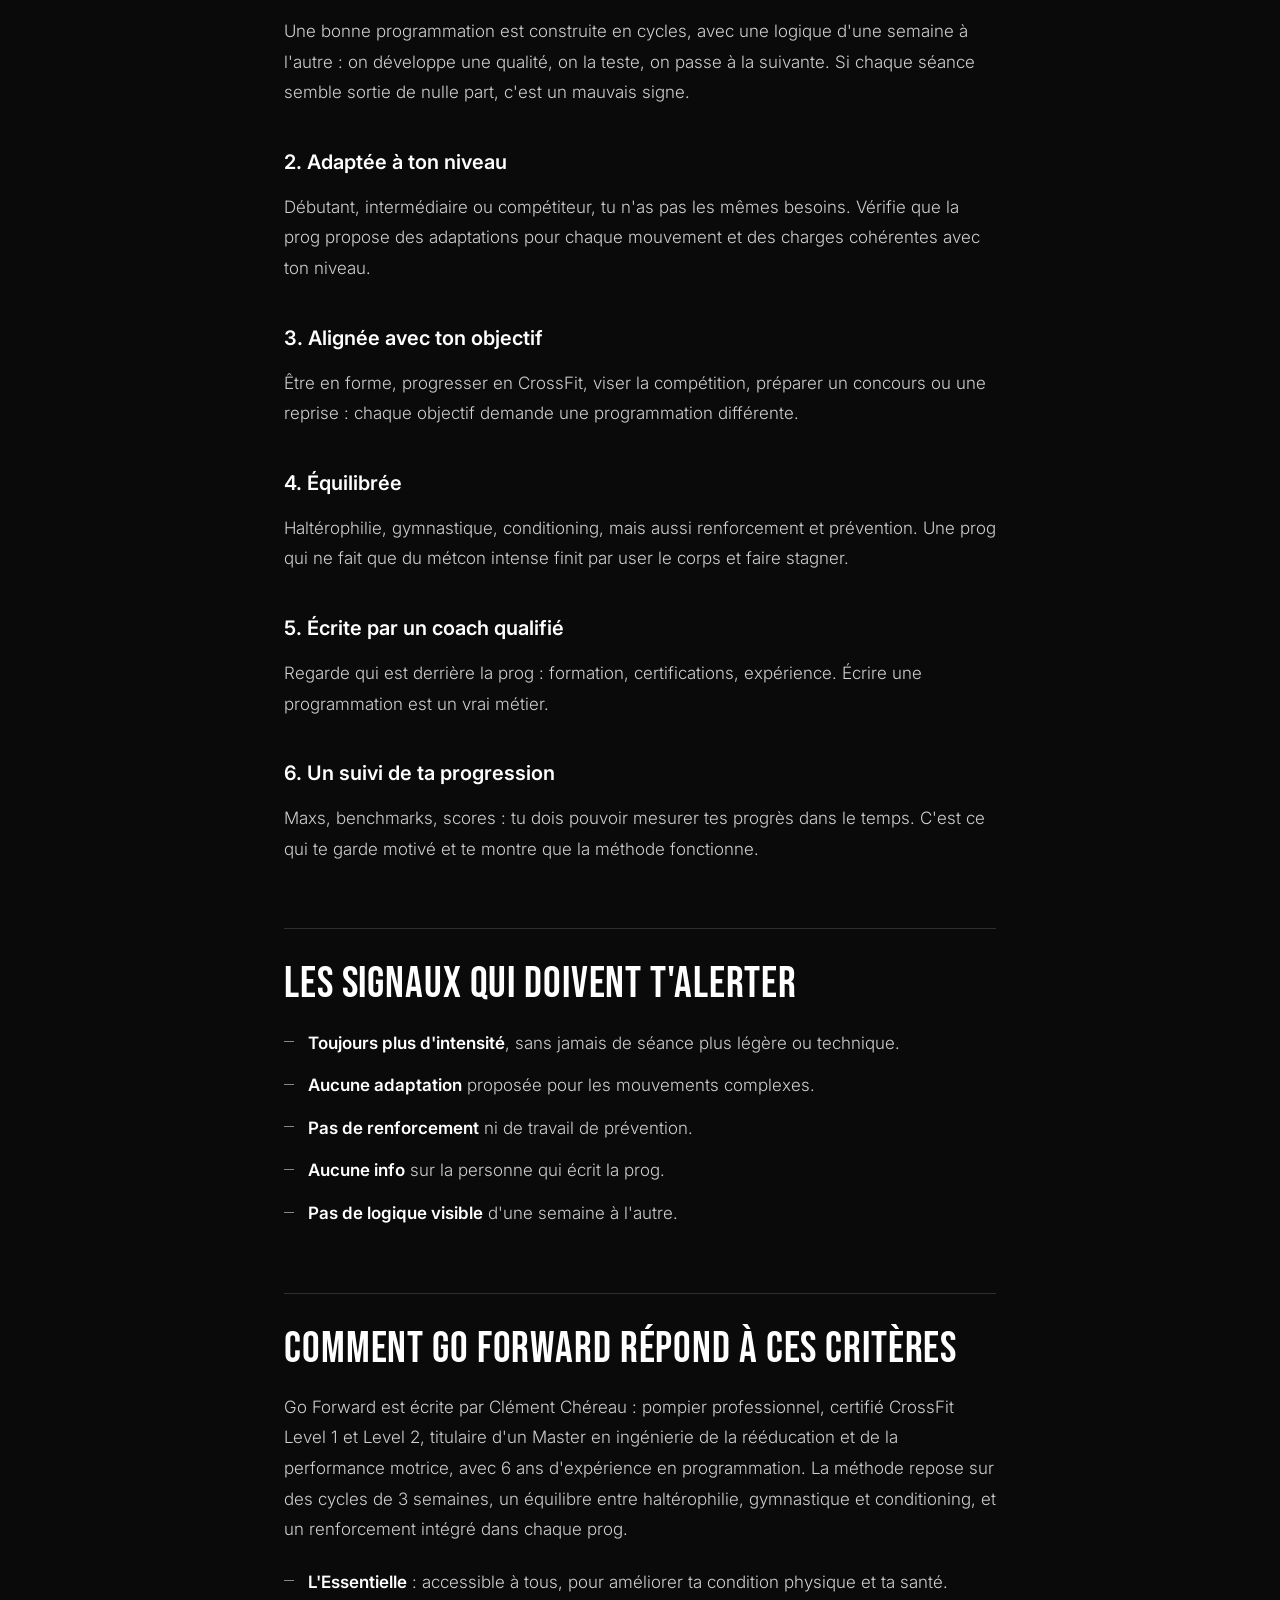
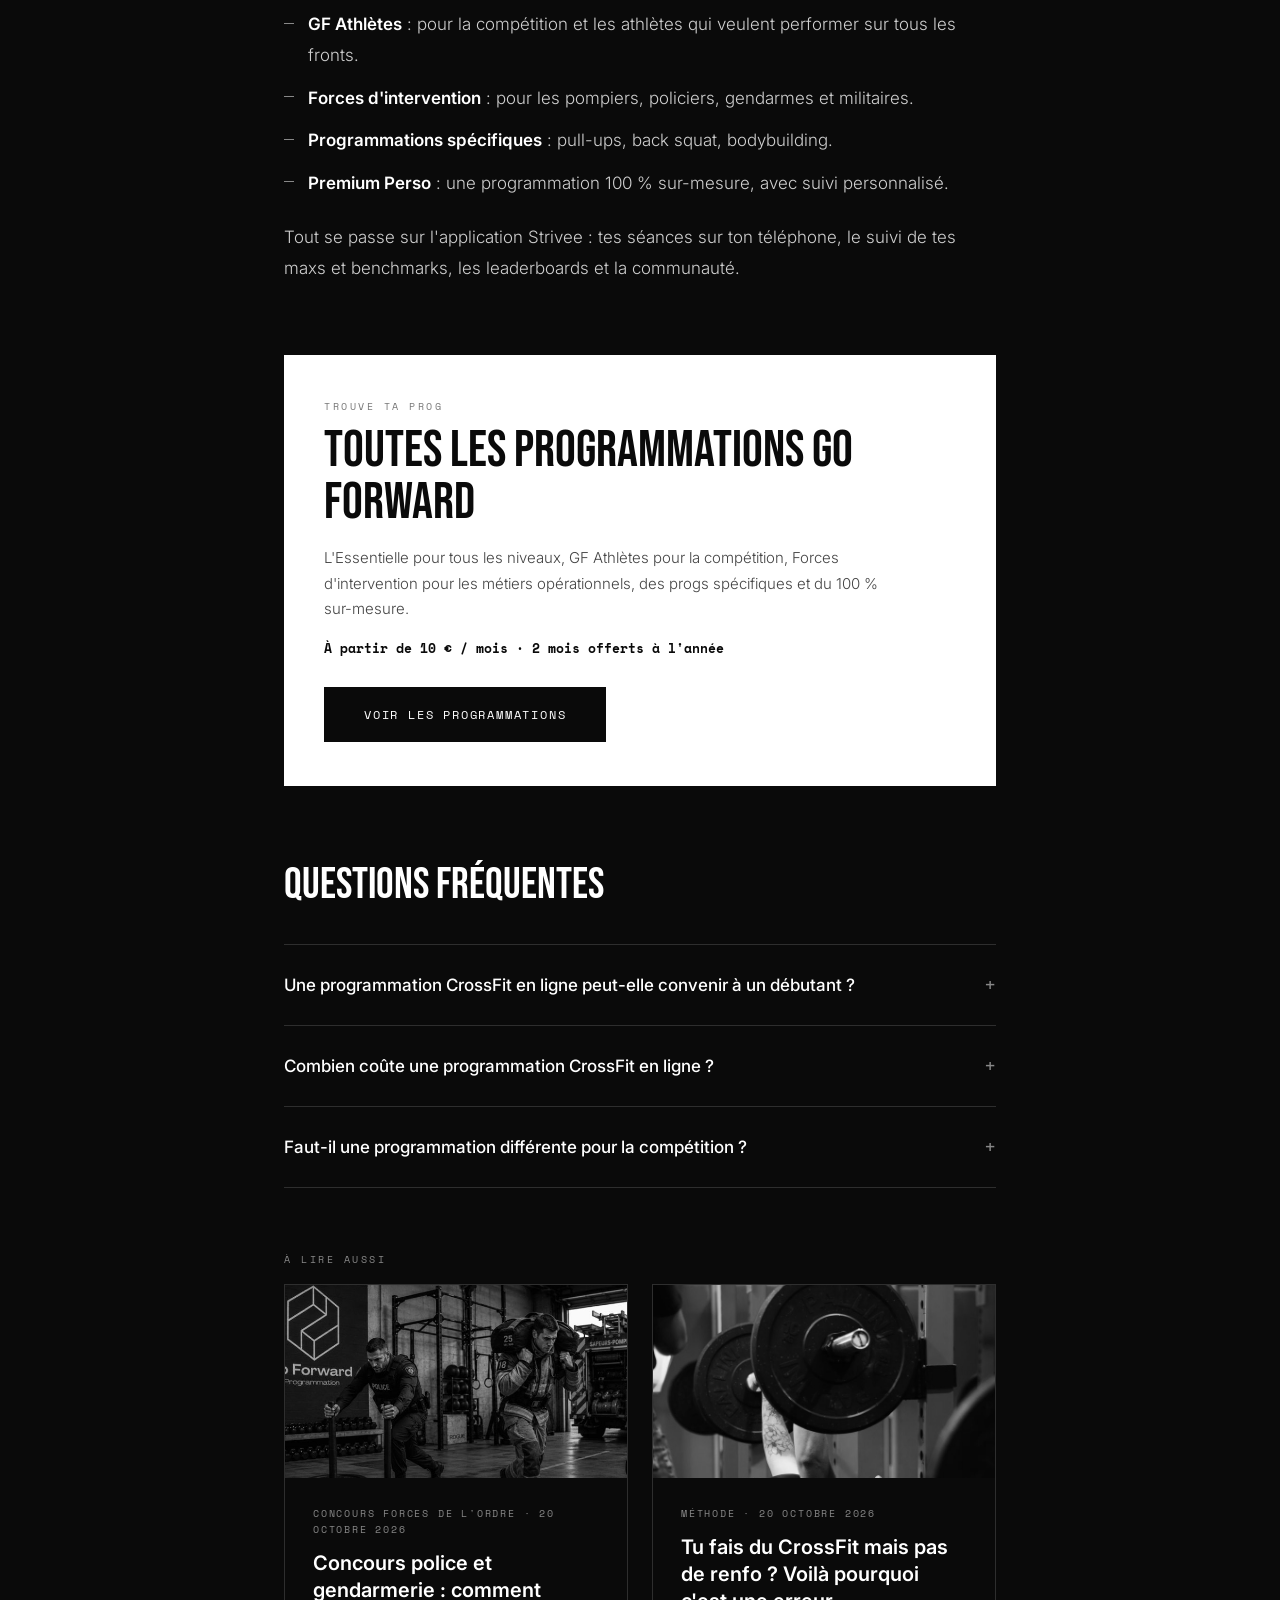
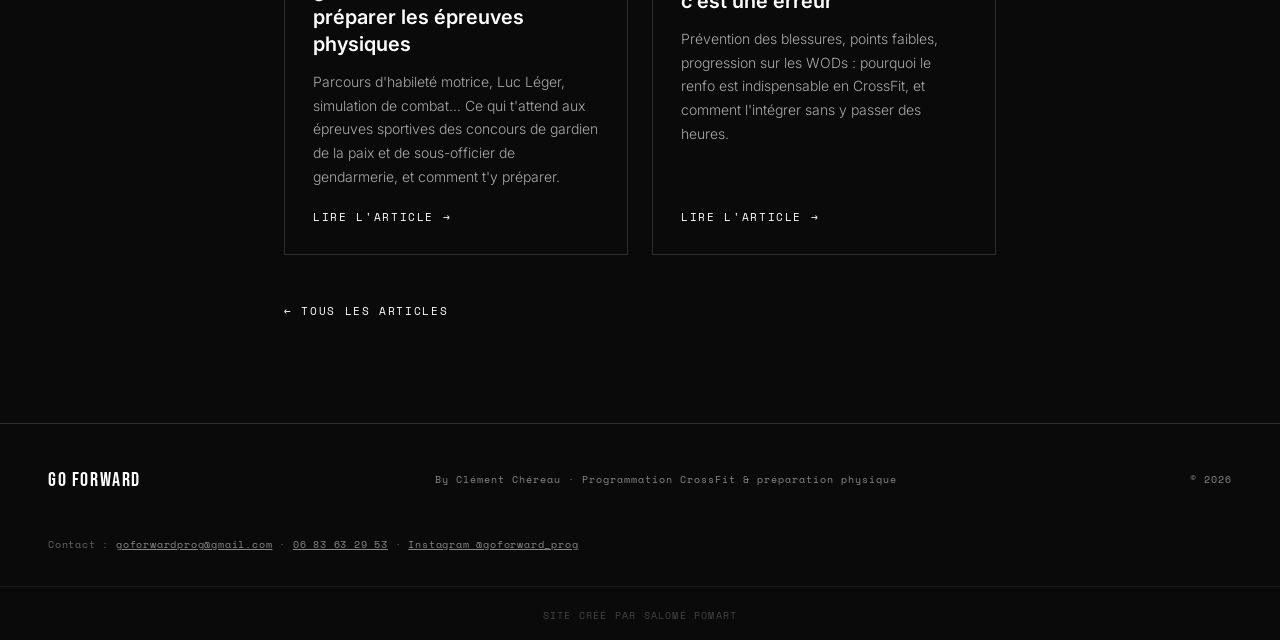
<file: blog/choisir-programmation-crossfit-en-ligne/index.html>
<!DOCTYPE html>
<html lang="fr">
<head>
<meta charset="UTF-8">
<meta name="viewport" content="width=device-width, initial-scale=1.0">
<title>Bien choisir sa programmation CrossFit en ligne : les critères | Go Forward</title>
<meta name="description" content="Structure, niveau, équilibre, coach, suivi : les critères pour choisir une programmation CrossFit en ligne qui te fait vraiment progresser, et les signaux qui doivent t&#x27;alerter.">
<meta name="robots" content="index, follow, max-image-preview:large">
<link rel="canonical" href="https://goforward-prog.com/blog/choisir-programmation-crossfit-en-ligne/">
<meta name="theme-color" content="#0A0A0A">
<link rel="icon" href="../../favicon.ico" sizes="any">
<link rel="icon" type="image/png" sizes="32x32" href="../../favicon-32.png">
<link rel="apple-touch-icon" href="../../apple-touch-icon.png">
<link rel="manifest" href="../../site.webmanifest">
<meta property="og:type" content="article">
<meta property="og:locale" content="fr_FR">
<meta property="og:site_name" content="Go Forward">
<meta property="og:title" content="Bien choisir sa programmation CrossFit en ligne : les critères | Go Forward">
<meta property="og:description" content="Structure, niveau, équilibre, coach, suivi : les critères pour choisir une programmation CrossFit en ligne qui te fait vraiment progresser, et les signaux qui doivent t&#x27;alerter.">
<meta property="og:url" content="https://goforward-prog.com/blog/choisir-programmation-crossfit-en-ligne/">
<meta property="og:image" content="https://goforward-prog.com/blog/images/choisir-programmation-crossfit.jpg">
<meta name="twitter:card" content="summary_large_image">
<meta name="twitter:title" content="Bien choisir sa programmation CrossFit en ligne : les critères | Go Forward">
<meta name="twitter:description" content="Structure, niveau, équilibre, coach, suivi : les critères pour choisir une programmation CrossFit en ligne qui te fait vraiment progresser, et les signaux qui doivent t&#x27;alerter.">
<meta name="twitter:image" content="https://goforward-prog.com/blog/images/choisir-programmation-crossfit.jpg">
<link rel="preconnect" href="https://fonts.googleapis.com">
<link href="https://fonts.googleapis.com/css2?family=Bebas+Neue&family=Inter:wght@300;400;500;600&family=Space+Mono:wght@400;700&display=swap" rel="stylesheet">
<link rel="stylesheet" href="../../assets/site.css">
<script type="application/ld+json">
{
 "@context": "https://schema.org",
 "@graph": [
  {
   "@type": "BlogPosting",
   "headline": "Programmation CrossFit en ligne : comment bien choisir la tienne",
   "description": "Structure, niveau, équilibre, coach, suivi : les critères pour choisir une programmation CrossFit en ligne qui te fait vraiment progresser, et les signaux qui doivent t'alerter.",
   "image": "https://goforward-prog.com/blog/images/choisir-programmation-crossfit.jpg",
   "datePublished": "2026-10-20",
   "dateModified": "2026-10-20",
   "inLanguage": "fr-FR",
   "author": {
    "@type": "Person",
    "@id": "https://goforward-prog.com/#clement",
    "name": "Clément Chéreau",
    "url": "https://goforward-prog.com/#clement"
   },
   "publisher": {
    "@type": "Organization",
    "@id": "https://goforward-prog.com/#org",
    "name": "Go Forward",
    "url": "https://goforward-prog.com/"
   },
   "mainEntityOfPage": "https://goforward-prog.com/blog/choisir-programmation-crossfit-en-ligne/"
  },
  {
   "@type": "BreadcrumbList",
   "itemListElement": [
    {
     "@type": "ListItem",
     "position": 1,
     "name": "Accueil",
     "item": "https://goforward-prog.com/"
    },
    {
     "@type": "ListItem",
     "position": 2,
     "name": "Blog",
     "item": "https://goforward-prog.com/blog/"
    },
    {
     "@type": "ListItem",
     "position": 3,
     "name": "Programmation CrossFit en ligne : comment bien choisir la tienne",
     "item": "https://goforward-prog.com/blog/choisir-programmation-crossfit-en-ligne/"
    }
   ]
  },
  {
   "@type": "FAQPage",
   "mainEntity": [
    {
     "@type": "Question",
     "name": "Une programmation CrossFit en ligne peut-elle convenir à un débutant ?",
     "acceptedAnswer": {
      "@type": "Answer",
      "text": "Oui, à condition qu'elle soit pensée pour ce niveau, avec des versions adaptées de chaque mouvement et des charges accessibles. Chez Go Forward, L'Essentielle est conçue pour être accessible à tous."
     }
    },
    {
     "@type": "Question",
     "name": "Combien coûte une programmation CrossFit en ligne ?",
     "acceptedAnswer": {
      "@type": "Answer",
      "text": "Les prix varient beaucoup. Chez Go Forward, les programmations hebdomadaires démarrent à 10 € par mois pour L'Essentielle et 20 € par mois pour GF Athlètes, avec 2 mois offerts en abonnement annuel."
     }
    },
    {
     "@type": "Question",
     "name": "Faut-il une programmation différente pour la compétition ?",
     "acceptedAnswer": {
      "@type": "Answer",
      "text": "Oui. Un compétiteur a besoin de plus de volume, de plus d'intensité et d'un travail spécifique sur tous les fronts. C'est le rôle de GF Athlètes chez Go Forward."
     }
    }
   ]
  }
 ]
}
</script>
</head>
<body class="blog-page">
<nav>
  <a href="../../index.html" class="nav-logo"><img src="../../assets/logo-nav.png" alt="Logo Go Forward" width="28" height="28">GO FORWARD</a>
  <ul class="nav-links">
    <li><a href="../../index.html#philosophie">Philosophie</a></li>
    <li><a href="../../index.html#programmations">Programmations</a></li>
    <li><a href="../../index.html#merch">Merch</a></li>
    <li><a href="../../index.html#temoignages">Témoignages</a></li>
    <li><a href="../../index.html#clement">Programmateur</a></li>
    <li><a href="../../blog/">Blog</a></li>
    <li><a href="../../index.html#faq">FAQ</a></li>
  </ul>
  <a href="https://train.strivee.app/fr/p/goforward" target="_blank" rel="noopener" class="nav-cta">Rejoindre</a>
  <div class="hamburger" onclick="toggleMenu()">
    <span></span><span></span><span></span>
  </div>
</nav>

<main class="article-wrap">
  <p class="breadcrumb"><a href="../../index.html">Accueil</a> / <a href="../../blog/">Blog</a></p>
  <span class="blog-card-tag">Méthode</span>
  <h1 class="article-title">Programmation CrossFit en ligne : comment bien choisir la tienne</h1>
  <p class="article-meta">Par <a href="../../index.html#clement">Clément Chéreau</a> · 20 octobre 2026 · Lecture 5 min</p>
  <img class="article-cover" src="../../blog/images/choisir-programmation-crossfit.jpg" alt="Clément Chéreau, programmateur Go Forward, écrit une séance sur un tableau">

  <article class="article-body">

<p class="lead">Des programmations CrossFit en ligne, il y en a des dizaines. Sur le papier, elles se ressemblent toutes : des WODs chaque jour, une appli, une communauté. Mais entre une prog qui te fait vraiment progresser et une prog qui te fatigue sans cap, la différence est énorme. Voici les critères pour bien choisir.</p>

<div class="tldr">
  <p class="tldr-label">L'essentiel en 30 secondes</p>
  <ul>
    <li>Une bonne prog est <strong>structurée en cycles</strong>, pas une suite de WODs au hasard.</li>
    <li>Elle est adaptée à <strong>ton niveau</strong> et à <strong>ton objectif</strong>.</li>
    <li>Elle équilibre <strong>haltérophilie, gymnastique, conditioning et renforcement</strong>.</li>
    <li>Elle est écrite par un <strong>coach qualifié</strong>, avec un vrai <strong>suivi de ta progression</strong>.</li>
  </ul>
</div>

<h2>Les 6 critères pour choisir ta programmation</h2>
<h3>1. Une vraie structure</h3>
<p>Une bonne programmation est construite en cycles, avec une logique d'une semaine à l'autre : on développe une qualité, on la teste, on passe à la suivante. Si chaque séance semble sortie de nulle part, c'est un mauvais signe.</p>
<h3>2. Adaptée à ton niveau</h3>
<p>Débutant, intermédiaire ou compétiteur, tu n'as pas les mêmes besoins. Vérifie que la prog propose des adaptations pour chaque mouvement et des charges cohérentes avec ton niveau.</p>
<h3>3. Alignée avec ton objectif</h3>
<p>Être en forme, progresser en CrossFit, viser la compétition, préparer un concours ou une reprise : chaque objectif demande une programmation différente.</p>
<h3>4. Équilibrée</h3>
<p>Haltérophilie, gymnastique, conditioning, mais aussi renforcement et prévention. Une prog qui ne fait que du métcon intense finit par user le corps et faire stagner.</p>
<h3>5. Écrite par un coach qualifié</h3>
<p>Regarde qui est derrière la prog : formation, certifications, expérience. Écrire une programmation est un vrai métier.</p>
<h3>6. Un suivi de ta progression</h3>
<p>Maxs, benchmarks, scores : tu dois pouvoir mesurer tes progrès dans le temps. C'est ce qui te garde motivé et te montre que la méthode fonctionne.</p>

<h2>Les signaux qui doivent t'alerter</h2>
<ul>
  <li><strong>Toujours plus d'intensité</strong>, sans jamais de séance plus légère ou technique.</li>
  <li><strong>Aucune adaptation</strong> proposée pour les mouvements complexes.</li>
  <li><strong>Pas de renforcement</strong> ni de travail de prévention.</li>
  <li><strong>Aucune info</strong> sur la personne qui écrit la prog.</li>
  <li><strong>Pas de logique visible</strong> d'une semaine à l'autre.</li>
</ul>

<h2>Comment Go Forward répond à ces critères</h2>
<p>Go Forward est écrite par Clément Chéreau : pompier professionnel, certifié CrossFit Level 1 et Level 2, titulaire d'un Master en ingénierie de la rééducation et de la performance motrice, avec 6 ans d'expérience en programmation. La méthode repose sur des cycles de 3 semaines, un équilibre entre haltérophilie, gymnastique et conditioning, et un renforcement intégré dans chaque prog.</p>
<ul>
  <li><strong>L'Essentielle</strong> : accessible à tous, pour améliorer ta condition physique et ta santé.</li>
  <li><strong>GF Athlètes</strong> : pour la compétition et les athlètes qui veulent performer sur tous les fronts.</li>
  <li><strong>Forces d'intervention</strong> : pour les pompiers, policiers, gendarmes et militaires.</li>
  <li><strong>Programmations spécifiques</strong> : pull-ups, back squat, bodybuilding.</li>
  <li><strong>Premium Perso</strong> : une programmation 100 % sur-mesure, avec suivi personnalisé.</li>
</ul>
<p>Tout se passe sur l'application Strivee : tes séances sur ton téléphone, le suivi de tes maxs et benchmarks, les leaderboards et la communauté.</p>

  </article>

  <aside class="cta-box">
    <p class="cta-box-label">Trouve ta prog</p>
    <p class="cta-box-name">Toutes les programmations Go Forward</p>
    <p class="cta-box-text">L&#x27;Essentielle pour tous les niveaux, GF Athlètes pour la compétition, Forces d&#x27;intervention pour les métiers opérationnels, des progs spécifiques et du 100 % sur-mesure.</p>
    <p class="cta-box-price">À partir de 10 € / mois · 2 mois offerts à l&#x27;année</p>
    <a href="https://train.strivee.app/fr/p/goforward" target="_blank" rel="noopener" class="btn-dark">Voir les programmations</a>
  </aside>

  <div class="article-faq">
    <h2>Questions fréquentes</h2>
    <div class="faq-list">
    <details class="faq-item">
      <summary>Une programmation CrossFit en ligne peut-elle convenir à un débutant ?</summary>
      <p>Oui, à condition qu'elle soit pensée pour ce niveau, avec des versions adaptées de chaque mouvement et des charges accessibles. Chez Go Forward, L'Essentielle est conçue pour être accessible à tous.</p>
    </details>
    <details class="faq-item">
      <summary>Combien coûte une programmation CrossFit en ligne ?</summary>
      <p>Les prix varient beaucoup. Chez Go Forward, les programmations hebdomadaires démarrent à 10 € par mois pour L'Essentielle et 20 € par mois pour GF Athlètes, avec 2 mois offerts en abonnement annuel.</p>
    </details>
    <details class="faq-item">
      <summary>Faut-il une programmation différente pour la compétition ?</summary>
      <p>Oui. Un compétiteur a besoin de plus de volume, de plus d'intensité et d'un travail spécifique sur tous les fronts. C'est le rôle de GF Athlètes chez Go Forward.</p>
    </details>
    </div>
  </div>

  <div class="article-related">
    <p class="tldr-label">À lire aussi</p>
    <div class="blog-grid">
    <a class="blog-card" href="../../blog/preparation-physique-concours-police-gendarmerie/">
      <img loading="lazy" src="../../blog/images/concours-police-gendarmerie.jpg" alt="Un policier pousse un traîneau et un sapeur-pompier porte un sac lesté pendant un entraînement">
      <div class="blog-card-body">
        <span class="blog-card-tag">Concours forces de l&#x27;ordre · 20 octobre 2026</span>
        <h3 class="blog-card-title">Concours police et gendarmerie : comment préparer les épreuves physiques</h3>
        <p class="blog-card-excerpt">Parcours d&#x27;habileté motrice, Luc Léger, simulation de combat… Ce qui t&#x27;attend aux épreuves sportives des concours de gardien de la paix et de sous-officier de gendarmerie, et comment t&#x27;y préparer.</p>
        <span class="blog-card-more">Lire l'article →</span>
      </div>
    </a>
    <a class="blog-card" href="../../blog/renforcement-musculaire-crossfit/">
      <img loading="lazy" src="../../blog/images/renforcement-musculaire-crossfit.jpg" alt="Athlète en développé couché avec une barre chargée, travail de renforcement">
      <div class="blog-card-body">
        <span class="blog-card-tag">Méthode · 20 octobre 2026</span>
        <h3 class="blog-card-title">Tu fais du CrossFit mais pas de renfo ? Voilà pourquoi c&#x27;est une erreur</h3>
        <p class="blog-card-excerpt">Prévention des blessures, points faibles, progression sur les WODs : pourquoi le renfo est indispensable en CrossFit, et comment l&#x27;intégrer sans y passer des heures.</p>
        <span class="blog-card-more">Lire l'article →</span>
      </div>
    </a>
    </div>
  </div>

  <a class="back-link" href="../../blog/">← Tous les articles</a>
</main>

<footer>
  <span class="footer-logo">GO FORWARD</span>
  <span class="footer-text">By Clément Chéreau · Programmation CrossFit &amp; préparation physique</span>
  <span class="footer-text">© 2026</span>
</footer>
<p class="footer-seo">Contact : <a href="mailto:goforwardprog@gmail.com">goforwardprog@gmail.com</a> · <a href="tel:+33683632953">06 83 63 29 53</a> · <a href="https://www.instagram.com/goforward_prog/" target="_blank" rel="noopener">Instagram @goforward_prog</a></p>
<div style="background:var(--black); border-top:1px solid #1a1a1a; padding:14px 48px; text-align:center;">
  <span style="font-family:'Space Mono',monospace; font-size:10px; letter-spacing:0.12em; color:#444; text-transform:uppercase;">Site créé par Salomé Pomart</span>
</div>
<script>
  function toggleMenu() {
    const l = document.querySelector('.nav-links');
    if (l.style.display === 'flex') { l.style.display = 'none'; return; }
    Object.assign(l.style, {display:'flex', flexDirection:'column', position:'fixed', top:'64px', left:'0', right:'0',
      background:'rgba(10,10,10,0.97)', padding:'24px', gap:'20px', borderBottom:'1px solid #2E2E2E'});
  }
</script>
</body>
</html>
</file>
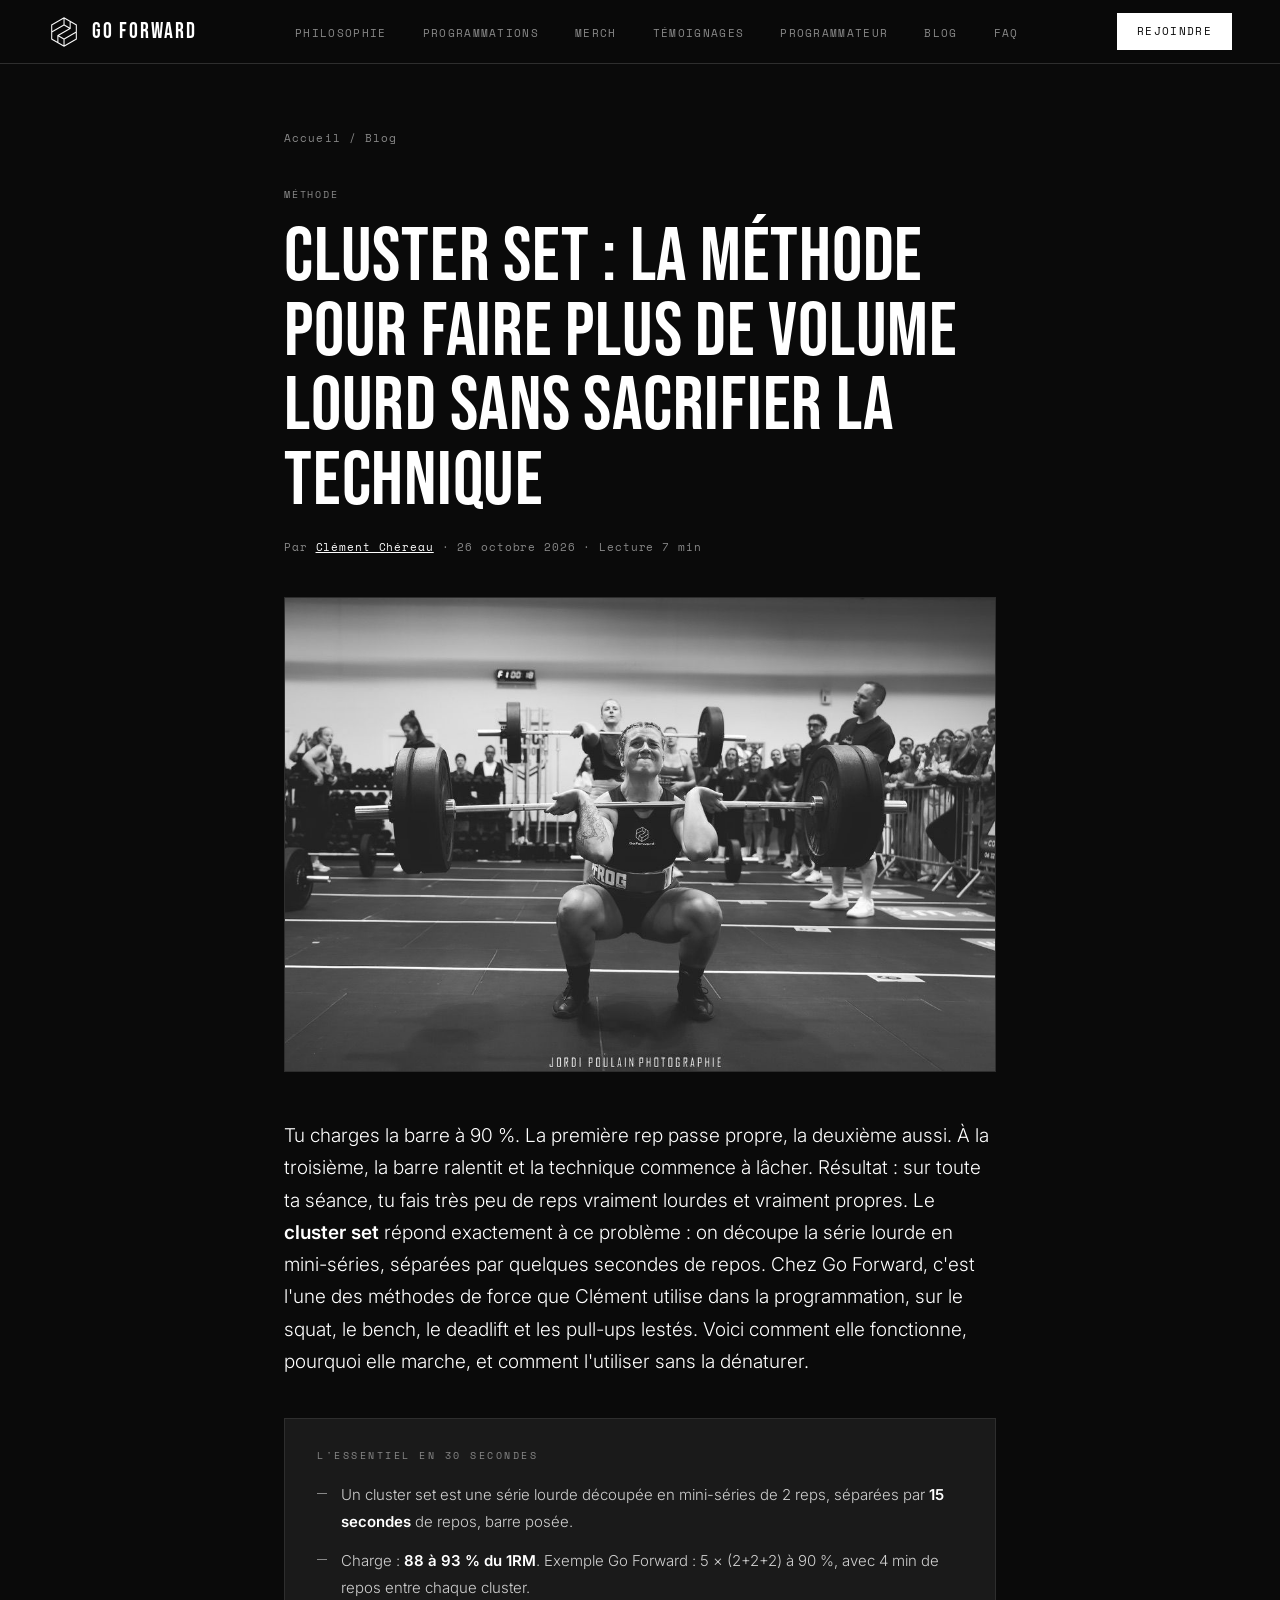
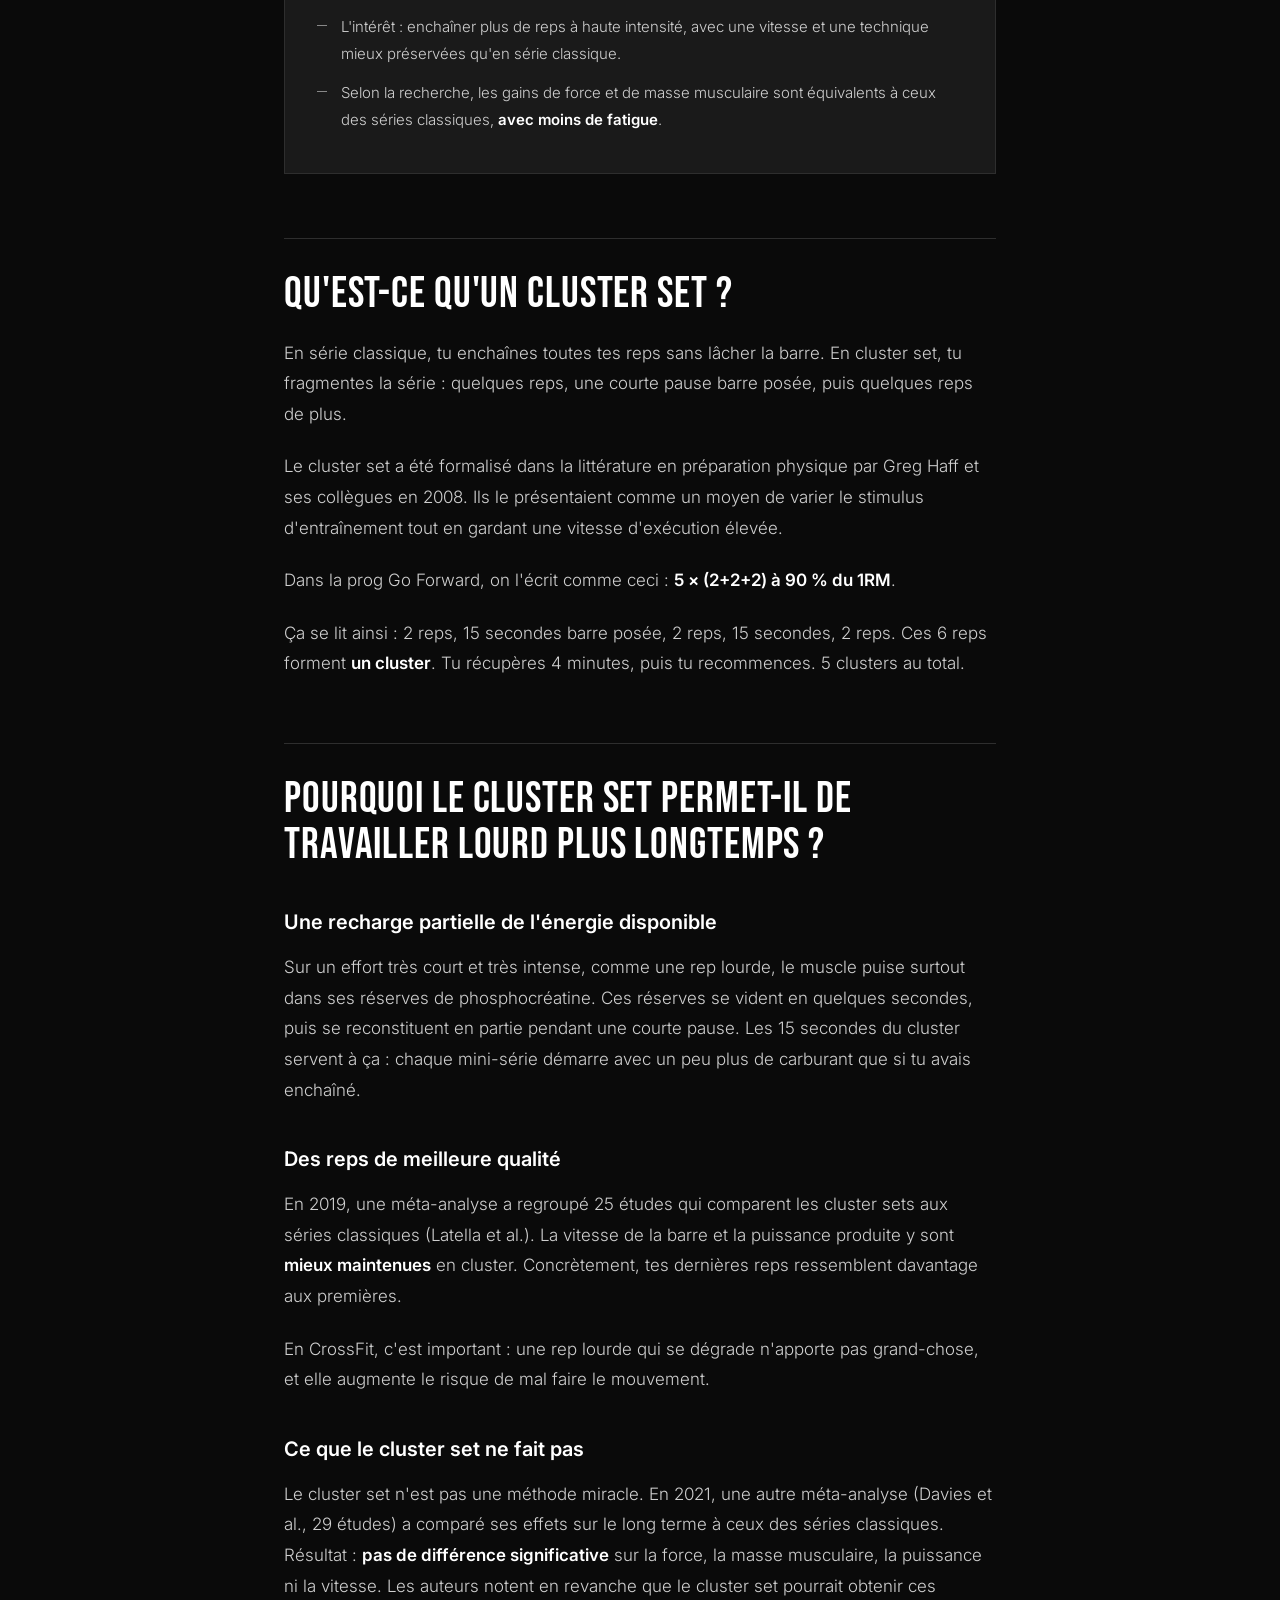
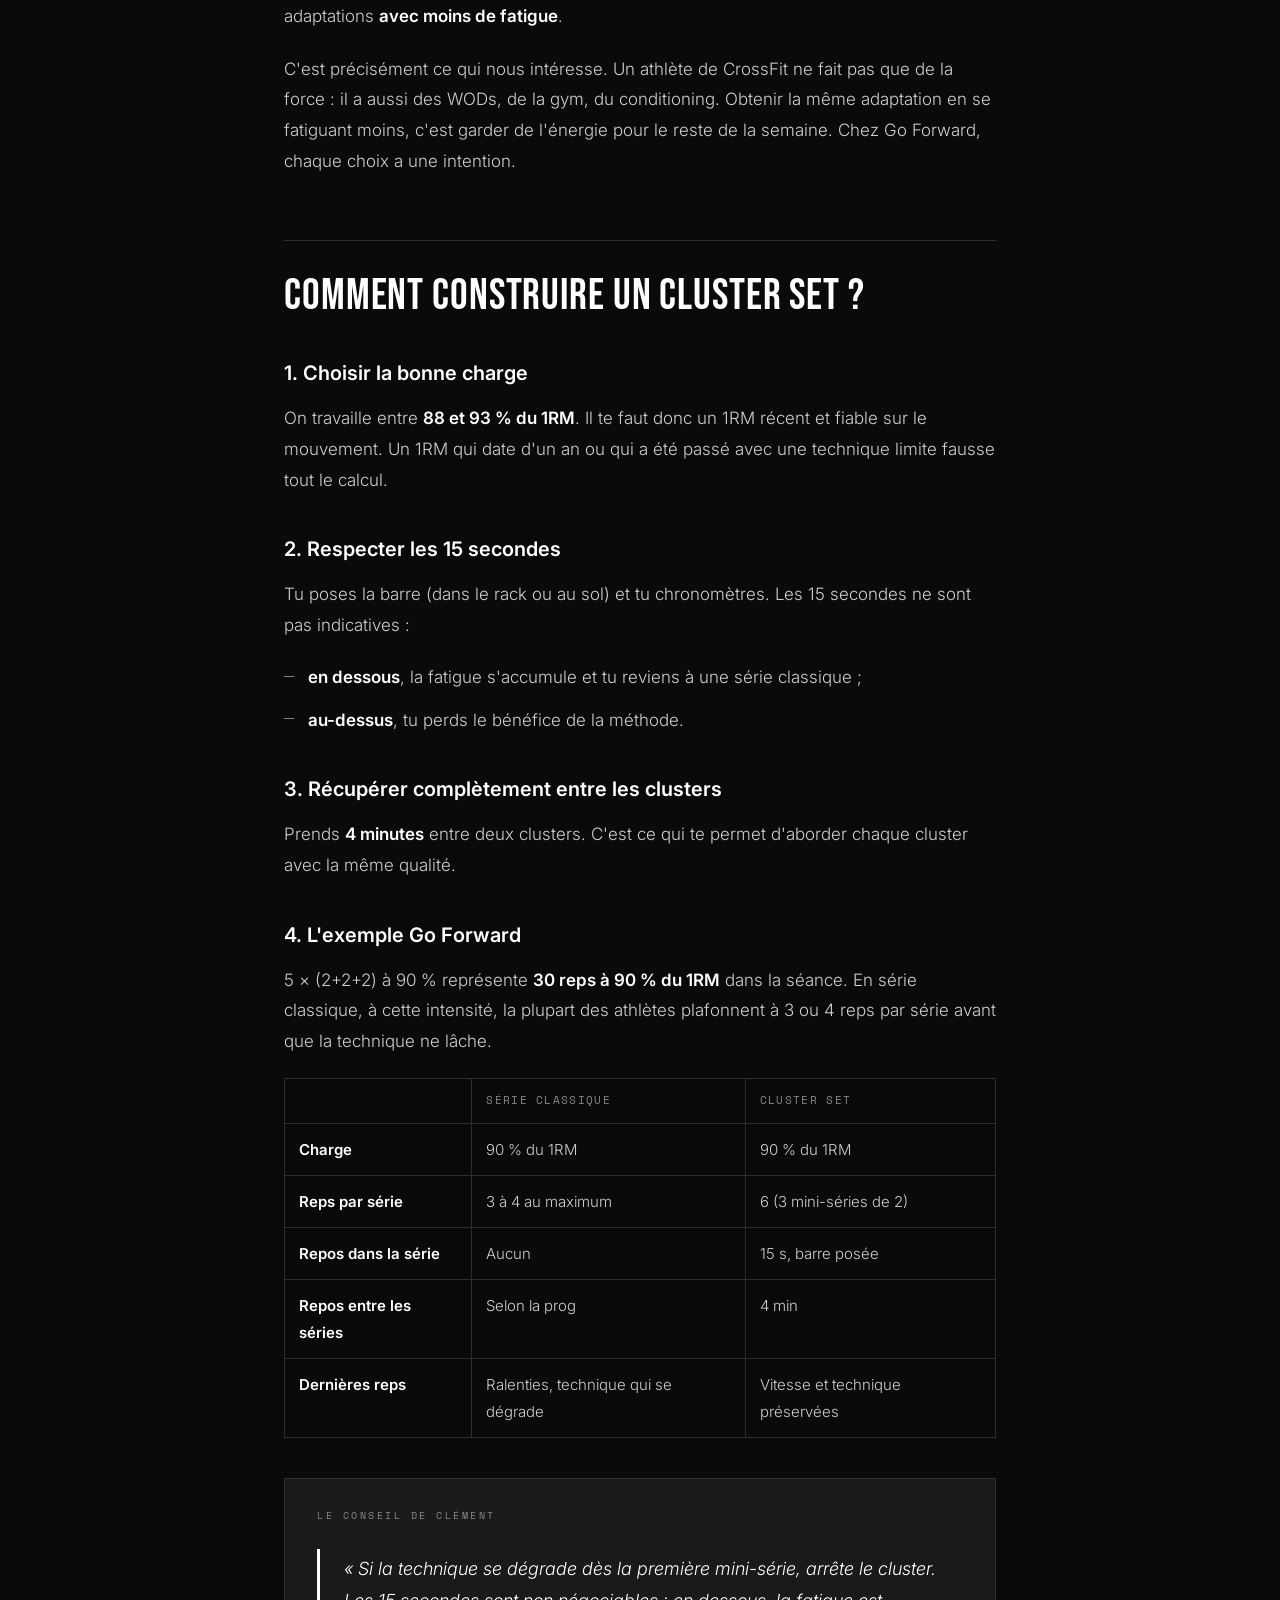
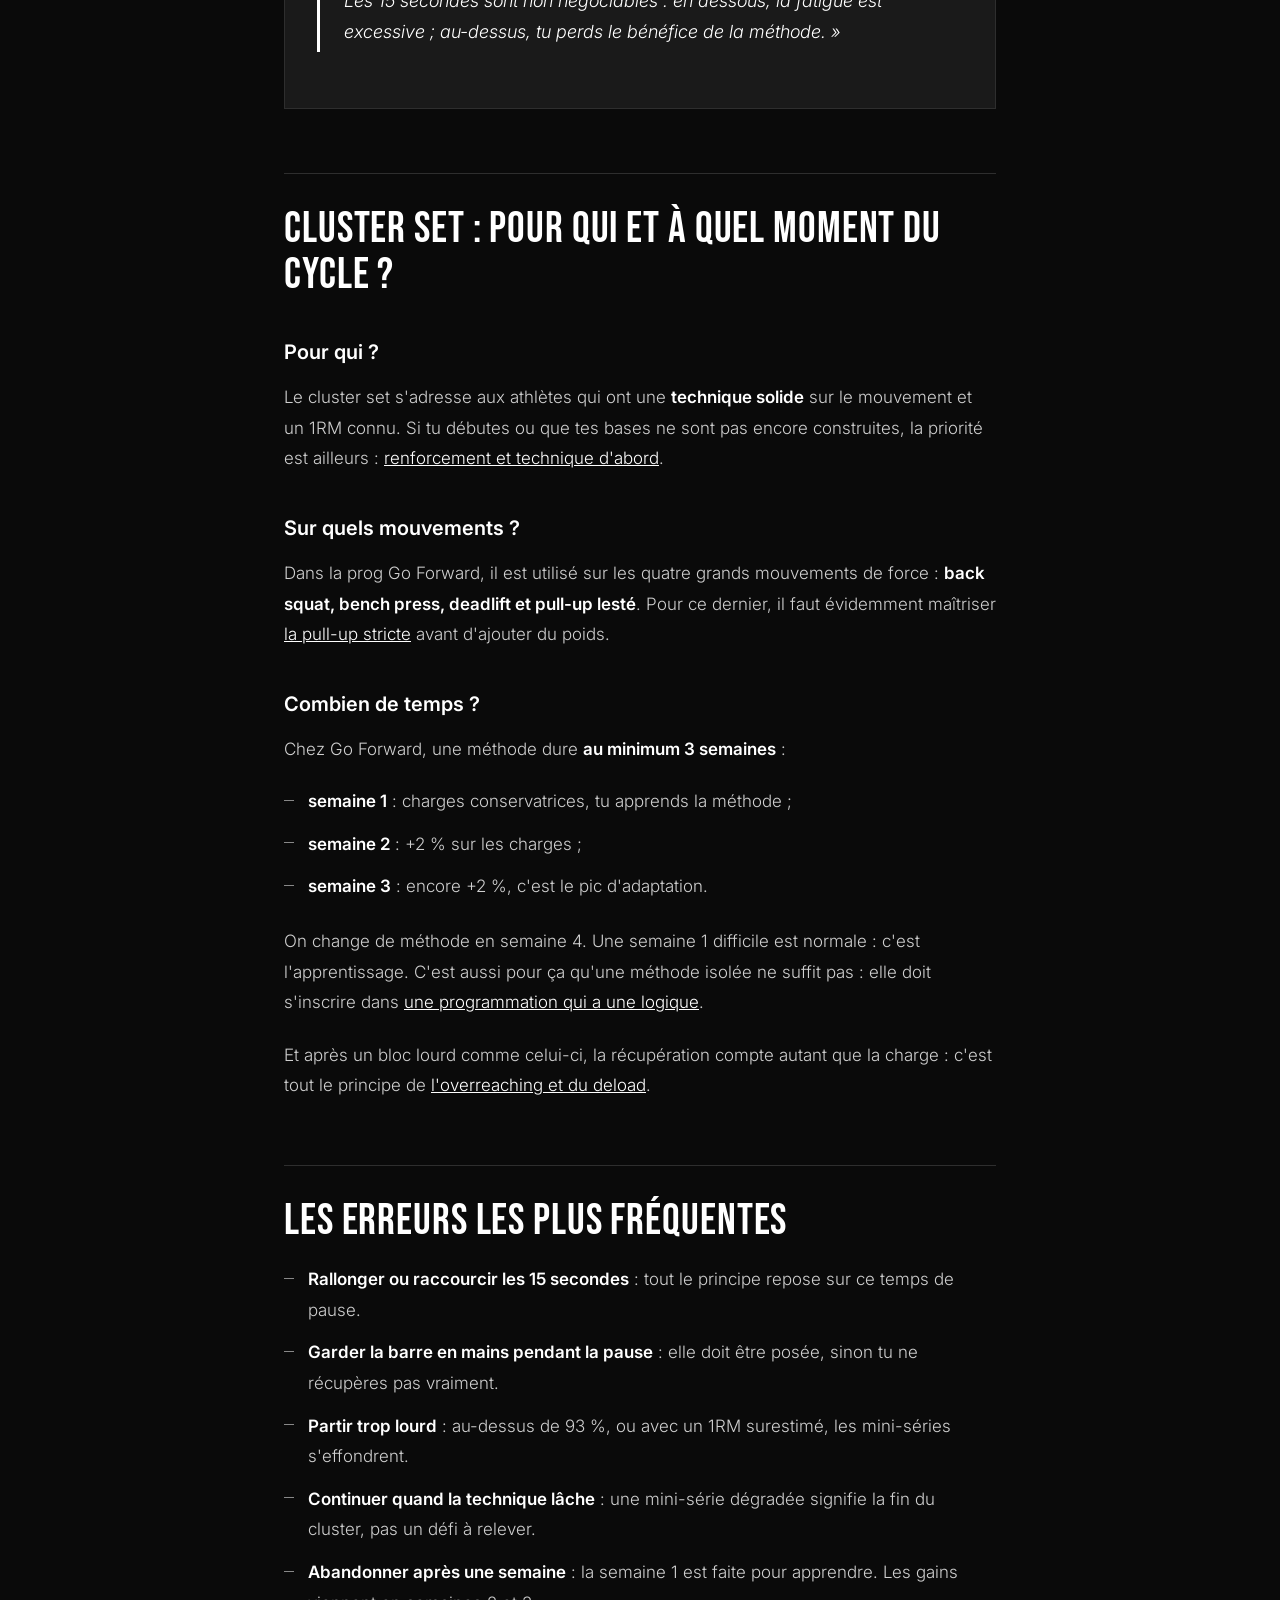
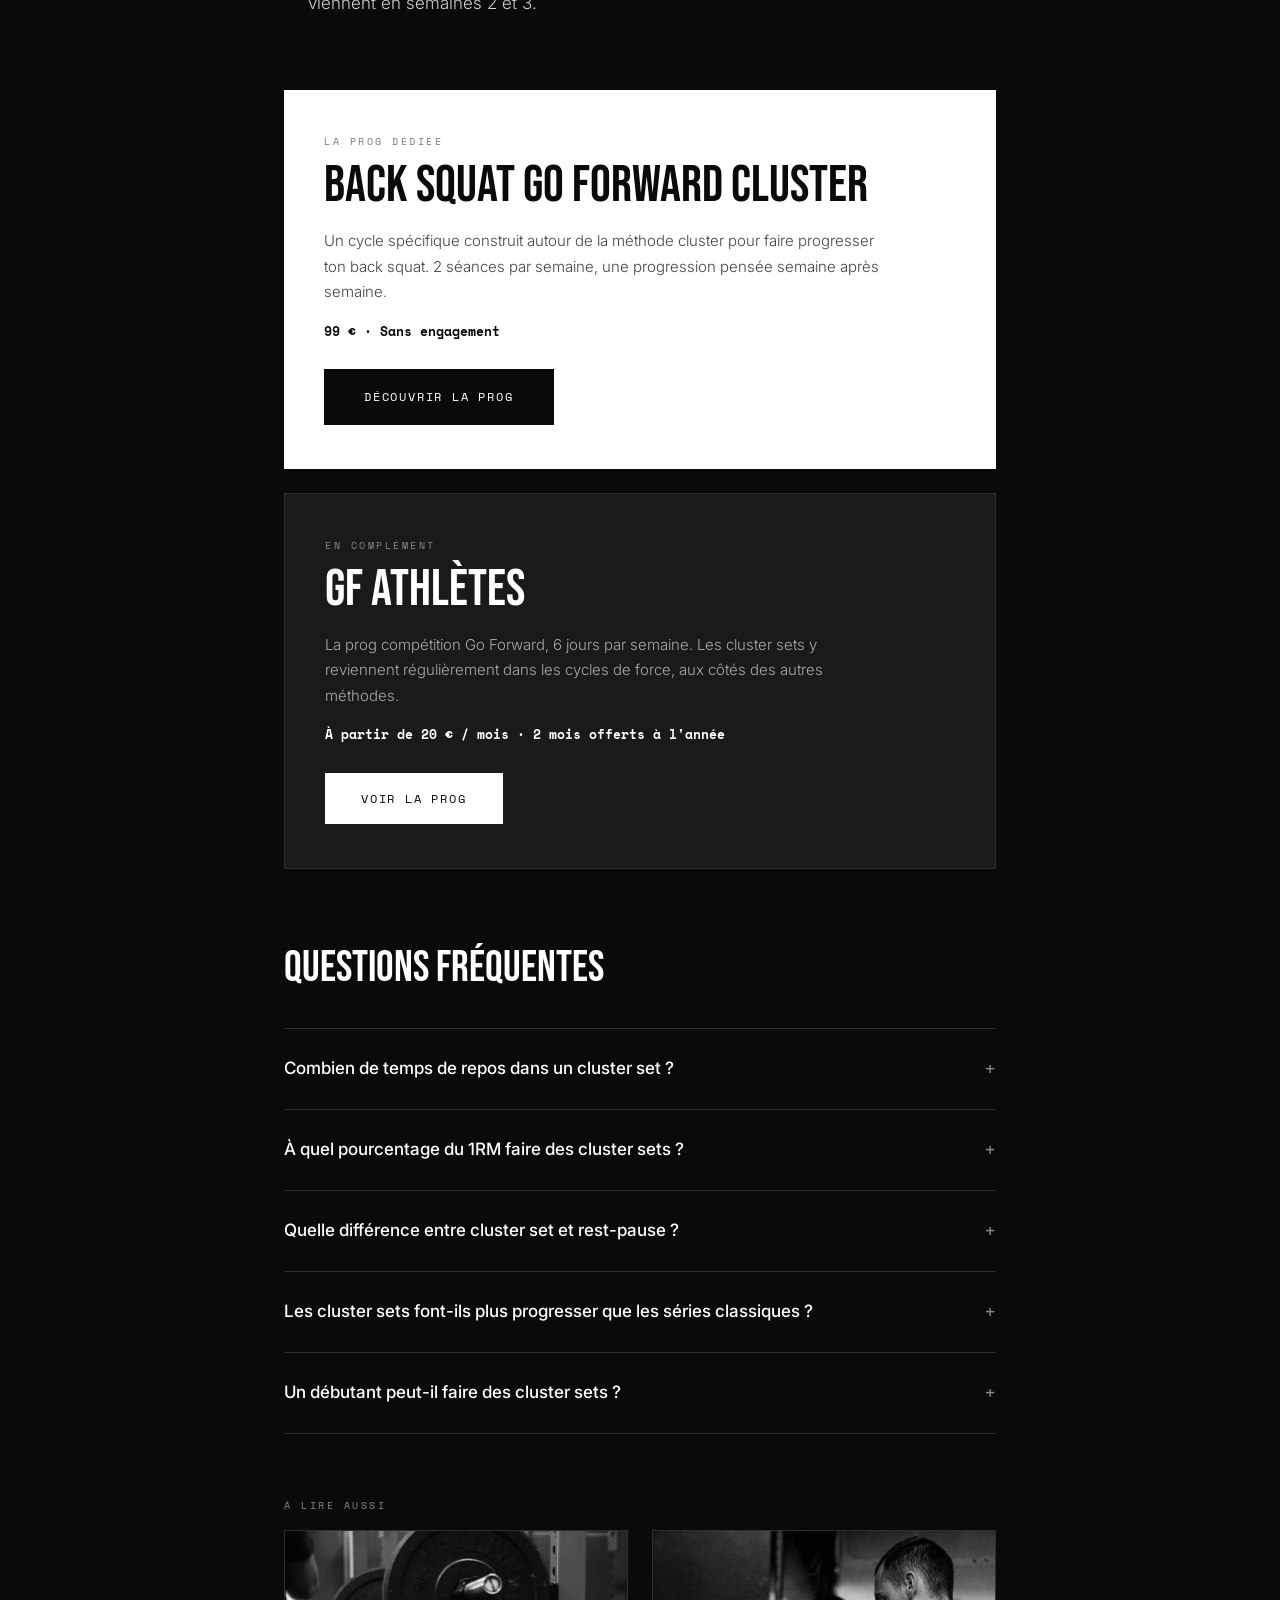
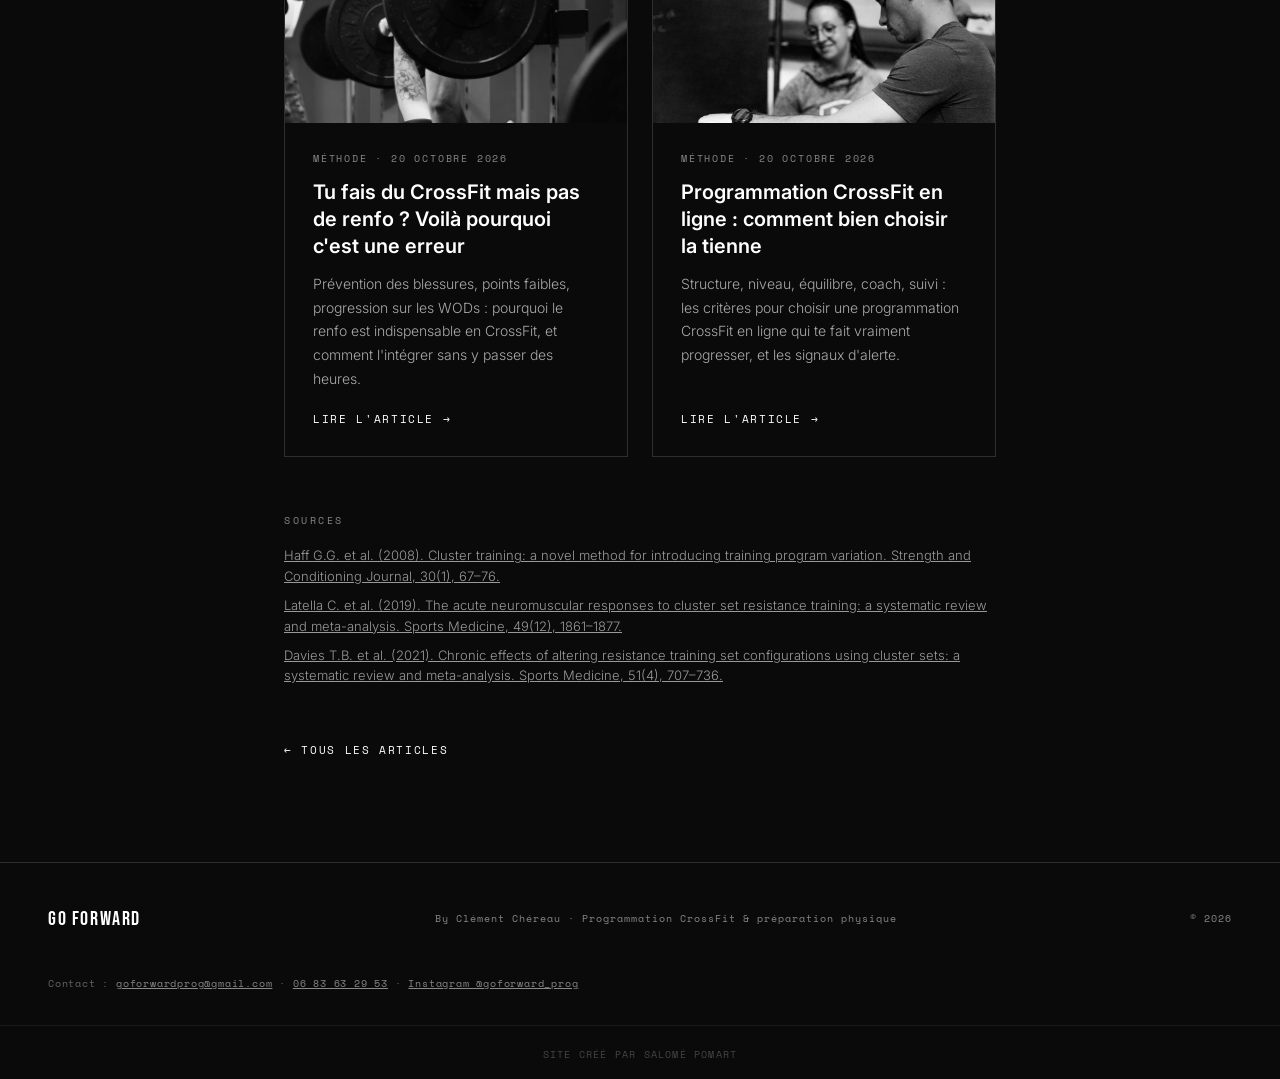
<file: blog/cluster-set/index.html>
<!DOCTYPE html>
<html lang="fr">
<head>
<meta charset="UTF-8">
<meta name="viewport" content="width=device-width, initial-scale=1.0">
<title>Cluster set : soulever lourd avec plus de volume | Go Forward</title>
<meta name="description" content="Cluster set : définition, charges, temps de repos et exemple concret. La méthode pour enchaîner plus de reps lourdes sans perdre la technique.">
<meta name="robots" content="index, follow, max-image-preview:large">
<link rel="canonical" href="https://goforward-prog.com/blog/cluster-set/">
<meta name="theme-color" content="#0A0A0A">
<link rel="icon" href="../../favicon.ico" sizes="any">
<link rel="icon" type="image/png" sizes="32x32" href="../../favicon-32.png">
<link rel="apple-touch-icon" href="../../apple-touch-icon.png">
<link rel="manifest" href="../../site.webmanifest">
<meta property="og:type" content="article">
<meta property="og:locale" content="fr_FR">
<meta property="og:site_name" content="Go Forward">
<meta property="og:title" content="Cluster set : soulever lourd avec plus de volume | Go Forward">
<meta property="og:description" content="Cluster set : définition, charges, temps de repos et exemple concret. La méthode pour enchaîner plus de reps lourdes sans perdre la technique.">
<meta property="og:url" content="https://goforward-prog.com/blog/cluster-set/">
<meta property="og:image" content="https://goforward-prog.com/blog/images/cluster-set-front-squat-crossfit.jpg">
<meta name="twitter:card" content="summary_large_image">
<meta name="twitter:title" content="Cluster set : soulever lourd avec plus de volume | Go Forward">
<meta name="twitter:description" content="Cluster set : définition, charges, temps de repos et exemple concret. La méthode pour enchaîner plus de reps lourdes sans perdre la technique.">
<meta name="twitter:image" content="https://goforward-prog.com/blog/images/cluster-set-front-squat-crossfit.jpg">
<link rel="preconnect" href="https://fonts.googleapis.com">
<link href="https://fonts.googleapis.com/css2?family=Bebas+Neue&family=Inter:wght@300;400;500;600&family=Space+Mono:wght@400;700&display=swap" rel="stylesheet">
<link rel="stylesheet" href="../../assets/site.css">
<script type="application/ld+json">
{
 "@context": "https://schema.org",
 "@graph": [
  {
   "@type": "BlogPosting",
   "headline": "Cluster set : la méthode pour faire plus de volume lourd sans sacrifier la technique",
   "description": "Cluster set : définition, charges, temps de repos et exemple concret. La méthode pour enchaîner plus de reps lourdes sans perdre la technique.",
   "image": "https://goforward-prog.com/blog/images/cluster-set-front-squat-crossfit.jpg",
   "datePublished": "2026-10-26",
   "dateModified": "2026-10-26",
   "inLanguage": "fr-FR",
   "author": {
    "@type": "Person",
    "@id": "https://goforward-prog.com/#clement",
    "name": "Clément Chéreau",
    "url": "https://goforward-prog.com/#clement"
   },
   "publisher": {
    "@type": "Organization",
    "@id": "https://goforward-prog.com/#org",
    "name": "Go Forward",
    "url": "https://goforward-prog.com/"
   },
   "mainEntityOfPage": "https://goforward-prog.com/blog/cluster-set/"
  },
  {
   "@type": "BreadcrumbList",
   "itemListElement": [
    {
     "@type": "ListItem",
     "position": 1,
     "name": "Accueil",
     "item": "https://goforward-prog.com/"
    },
    {
     "@type": "ListItem",
     "position": 2,
     "name": "Blog",
     "item": "https://goforward-prog.com/blog/"
    },
    {
     "@type": "ListItem",
     "position": 3,
     "name": "Cluster set : la méthode pour faire plus de volume lourd sans sacrifier la technique",
     "item": "https://goforward-prog.com/blog/cluster-set/"
    }
   ]
  },
  {
   "@type": "FAQPage",
   "mainEntity": [
    {
     "@type": "Question",
     "name": "Combien de temps de repos dans un cluster set ?",
     "acceptedAnswer": {
      "@type": "Answer",
      "text": "15 secondes barre posée entre chaque mini-série, puis 4 minutes entre deux clusters."
     }
    },
    {
     "@type": "Question",
     "name": "À quel pourcentage du 1RM faire des cluster sets ?",
     "acceptedAnswer": {
      "@type": "Answer",
      "text": "Entre 88 et 93 % du 1RM. Chez Go Forward, l'exemple type est 5 × (2+2+2) à 90 %."
     }
    },
    {
     "@type": "Question",
     "name": "Quelle différence entre cluster set et rest-pause ?",
     "acceptedAnswer": {
      "@type": "Answer",
      "text": "Le cluster set vise la force : on travaille lourd et loin de l'échec, avec 15 secondes de pause. Le rest-pause (ou myo-reps) vise l'hypertrophie : on va près de l'échec avec des charges plus légères, puis on enchaîne des mini-séries avec 20 secondes de pause."
     }
    },
    {
     "@type": "Question",
     "name": "Les cluster sets font-ils plus progresser que les séries classiques ?",
     "acceptedAnswer": {
      "@type": "Answer",
      "text": "Pas forcément. Les études montrent des gains de force et de masse musculaire équivalents. L'avantage est d'y arriver avec moins de fatigue et des reps de meilleure qualité."
     }
    },
    {
     "@type": "Question",
     "name": "Un débutant peut-il faire des cluster sets ?",
     "acceptedAnswer": {
      "@type": "Answer",
      "text": "Ce n'est pas la priorité. La méthode suppose une technique solide et un 1RM fiable. Un débutant progresse déjà très bien avec des séries classiques bien construites."
     }
    }
   ]
  }
 ]
}
</script>
</head>
<body class="blog-page">
<nav>
  <a href="../../index.html" class="nav-logo"><img src="../../assets/logo-nav.png" alt="Logo Go Forward" width="28" height="28">GO FORWARD</a>
  <ul class="nav-links">
    <li><a href="../../index.html#philosophie">Philosophie</a></li>
    <li><a href="../../index.html#programmations">Programmations</a></li>
    <li><a href="../../index.html#merch">Merch</a></li>
    <li><a href="../../index.html#temoignages">Témoignages</a></li>
    <li><a href="../../index.html#clement">Programmateur</a></li>
    <li><a href="../../blog/">Blog</a></li>
    <li><a href="../../index.html#faq">FAQ</a></li>
  </ul>
  <a href="https://train.strivee.app/fr/p/goforward" target="_blank" rel="noopener" class="nav-cta">Rejoindre</a>
  <div class="hamburger" onclick="toggleMenu()">
    <span></span><span></span><span></span>
  </div>
</nav>

<main class="article-wrap">
  <p class="breadcrumb"><a href="../../index.html">Accueil</a> / <a href="../../blog/">Blog</a></p>
  <span class="blog-card-tag">Méthode</span>
  <h1 class="article-title">Cluster set : la méthode pour faire plus de volume lourd sans sacrifier la technique</h1>
  <p class="article-meta">Par <a href="../../index.html#clement">Clément Chéreau</a> · 26 octobre 2026 · Lecture 7 min</p>
  <img class="article-cover" src="../../blog/images/cluster-set-front-squat-crossfit.jpg" alt="Athlète en position basse de front squat avec une barre chargée, pendant une compétition de CrossFit devant le public">

  <article class="article-body">

<p class="lead">Tu charges la barre à 90 %. La première rep passe propre, la deuxième aussi. À la troisième, la barre ralentit et la technique commence à lâcher. Résultat : sur toute ta séance, tu fais très peu de reps vraiment lourdes et vraiment propres. Le <strong>cluster set</strong> répond exactement à ce problème : on découpe la série lourde en mini-séries, séparées par quelques secondes de repos. Chez Go Forward, c'est l'une des méthodes de force que Clément utilise dans la programmation, sur le squat, le bench, le deadlift et les pull-ups lestés. Voici comment elle fonctionne, pourquoi elle marche, et comment l'utiliser sans la dénaturer.</p>

<div class="tldr">
  <p class="tldr-label">L'essentiel en 30 secondes</p>
  <ul>
    <li>Un cluster set est une série lourde découpée en mini-séries de 2 reps, séparées par <strong>15 secondes</strong> de repos, barre posée.</li>
    <li>Charge : <strong>88 à 93 % du 1RM</strong>. Exemple Go Forward : 5 × (2+2+2) à 90 %, avec 4 min de repos entre chaque cluster.</li>
    <li>L'intérêt : enchaîner plus de reps à haute intensité, avec une vitesse et une technique mieux préservées qu'en série classique.</li>
    <li>Selon la recherche, les gains de force et de masse musculaire sont équivalents à ceux des séries classiques, <strong>avec moins de fatigue</strong>.</li>
  </ul>
</div>

<h2>Qu'est-ce qu'un cluster set ?</h2>
<p>En série classique, tu enchaînes toutes tes reps sans lâcher la barre. En cluster set, tu fragmentes la série : quelques reps, une courte pause barre posée, puis quelques reps de plus.</p>
<p>Le cluster set a été formalisé dans la littérature en préparation physique par Greg Haff et ses collègues en 2008. Ils le présentaient comme un moyen de varier le stimulus d'entraînement tout en gardant une vitesse d'exécution élevée.</p>
<p>Dans la prog Go Forward, on l'écrit comme ceci : <strong>5 × (2+2+2) à 90 % du 1RM</strong>.</p>
<p>Ça se lit ainsi : 2 reps, 15 secondes barre posée, 2 reps, 15 secondes, 2 reps. Ces 6 reps forment <strong>un cluster</strong>. Tu récupères 4 minutes, puis tu recommences. 5 clusters au total.</p>

<h2>Pourquoi le cluster set permet-il de travailler lourd plus longtemps ?</h2>
<h3>Une recharge partielle de l'énergie disponible</h3>
<p>Sur un effort très court et très intense, comme une rep lourde, le muscle puise surtout dans ses réserves de phosphocréatine. Ces réserves se vident en quelques secondes, puis se reconstituent en partie pendant une courte pause. Les 15 secondes du cluster servent à ça : chaque mini-série démarre avec un peu plus de carburant que si tu avais enchaîné.</p>
<h3>Des reps de meilleure qualité</h3>
<p>En 2019, une méta-analyse a regroupé 25 études qui comparent les cluster sets aux séries classiques (Latella et al.). La vitesse de la barre et la puissance produite y sont <strong>mieux maintenues</strong> en cluster. Concrètement, tes dernières reps ressemblent davantage aux premières.</p>
<p>En CrossFit, c'est important : une rep lourde qui se dégrade n'apporte pas grand-chose, et elle augmente le risque de mal faire le mouvement.</p>
<h3>Ce que le cluster set ne fait pas</h3>
<p>Le cluster set n'est pas une méthode miracle. En 2021, une autre méta-analyse (Davies et al., 29 études) a comparé ses effets sur le long terme à ceux des séries classiques. Résultat : <strong>pas de différence significative</strong> sur la force, la masse musculaire, la puissance ni la vitesse. Les auteurs notent en revanche que le cluster set pourrait obtenir ces adaptations <strong>avec moins de fatigue</strong>.</p>
<p>C'est précisément ce qui nous intéresse. Un athlète de CrossFit ne fait pas que de la force : il a aussi des WODs, de la gym, du conditioning. Obtenir la même adaptation en se fatiguant moins, c'est garder de l'énergie pour le reste de la semaine. Chez Go Forward, chaque choix a une intention.</p>

<h2>Comment construire un cluster set ?</h2>
<h3>1. Choisir la bonne charge</h3>
<p>On travaille entre <strong>88 et 93 % du 1RM</strong>. Il te faut donc un 1RM récent et fiable sur le mouvement. Un 1RM qui date d'un an ou qui a été passé avec une technique limite fausse tout le calcul.</p>
<h3>2. Respecter les 15 secondes</h3>
<p>Tu poses la barre (dans le rack ou au sol) et tu chronomètres. Les 15 secondes ne sont pas indicatives :</p>
<ul>
  <li><strong>en dessous</strong>, la fatigue s'accumule et tu reviens à une série classique ;</li>
  <li><strong>au-dessus</strong>, tu perds le bénéfice de la méthode.</li>
</ul>
<h3>3. Récupérer complètement entre les clusters</h3>
<p>Prends <strong>4 minutes</strong> entre deux clusters. C'est ce qui te permet d'aborder chaque cluster avec la même qualité.</p>
<h3>4. L'exemple Go Forward</h3>
<p>5 × (2+2+2) à 90 % représente <strong>30 reps à 90 % du 1RM</strong> dans la séance. En série classique, à cette intensité, la plupart des athlètes plafonnent à 3 ou 4 reps par série avant que la technique ne lâche.</p>
<table class="article-table">
  <thead><tr><th></th><th>Série classique</th><th>Cluster set</th></tr></thead>
  <tbody>
    <tr><td>Charge</td><td>90 % du 1RM</td><td>90 % du 1RM</td></tr>
    <tr><td>Reps par série</td><td>3 à 4 au maximum</td><td>6 (3 mini-séries de 2)</td></tr>
    <tr><td>Repos dans la série</td><td>Aucun</td><td>15 s, barre posée</td></tr>
    <tr><td>Repos entre les séries</td><td>Selon la prog</td><td>4 min</td></tr>
    <tr><td>Dernières reps</td><td>Ralenties, technique qui se dégrade</td><td>Vitesse et technique préservées</td></tr>
  </tbody>
</table>

<div class="tldr">
  <p class="tldr-label">Le conseil de Clément</p>
  <blockquote>« Si la technique se dégrade dès la première mini-série, arrête le cluster. Les 15 secondes sont non négociables : en dessous, la fatigue est excessive ; au-dessus, tu perds le bénéfice de la méthode. »</blockquote>
</div>

<h2>Cluster set : pour qui et à quel moment du cycle ?</h2>
<h3>Pour qui ?</h3>
<p>Le cluster set s'adresse aux athlètes qui ont une <strong>technique solide</strong> sur le mouvement et un 1RM connu. Si tu débutes ou que tes bases ne sont pas encore construites, la priorité est ailleurs : <a href="../renforcement-musculaire-crossfit/">renforcement et technique d'abord</a>.</p>
<h3>Sur quels mouvements ?</h3>
<p>Dans la prog Go Forward, il est utilisé sur les quatre grands mouvements de force : <strong>back squat, bench press, deadlift et pull-up lesté</strong>. Pour ce dernier, il faut évidemment maîtriser <a href="../premiere-pull-up-stricte/">la pull-up stricte</a> avant d'ajouter du poids.</p>
<h3>Combien de temps ?</h3>
<p>Chez Go Forward, une méthode dure <strong>au minimum 3 semaines</strong> :</p>
<ul>
  <li><strong>semaine 1</strong> : charges conservatrices, tu apprends la méthode ;</li>
  <li><strong>semaine 2</strong> : +2 % sur les charges ;</li>
  <li><strong>semaine 3</strong> : encore +2 %, c'est le pic d'adaptation.</li>
</ul>
<p>On change de méthode en semaine 4. Une semaine 1 difficile est normale : c'est l'apprentissage. C'est aussi pour ça qu'une méthode isolée ne suffit pas : elle doit s'inscrire dans <a href="../choisir-programmation-crossfit-en-ligne/">une programmation qui a une logique</a>.</p>
<p>Et après un bloc lourd comme celui-ci, la récupération compte autant que la charge : c'est tout le principe de <a href="../deload-overreaching/">l'overreaching et du deload</a>.</p>

<h2>Les erreurs les plus fréquentes</h2>
<ul>
  <li><strong>Rallonger ou raccourcir les 15 secondes</strong> : tout le principe repose sur ce temps de pause.</li>
  <li><strong>Garder la barre en mains pendant la pause</strong> : elle doit être posée, sinon tu ne récupères pas vraiment.</li>
  <li><strong>Partir trop lourd</strong> : au-dessus de 93 %, ou avec un 1RM surestimé, les mini-séries s'effondrent.</li>
  <li><strong>Continuer quand la technique lâche</strong> : une mini-série dégradée signifie la fin du cluster, pas un défi à relever.</li>
  <li><strong>Abandonner après une semaine</strong> : la semaine 1 est faite pour apprendre. Les gains viennent en semaines 2 et 3.</li>
</ul>

  </article>

  <aside class="cta-box">
    <p class="cta-box-label">La prog dédiée</p>
    <p class="cta-box-name">Back Squat Go Forward Cluster</p>
    <p class="cta-box-text">Un cycle spécifique construit autour de la méthode cluster pour faire progresser ton back squat. 2 séances par semaine, une progression pensée semaine après semaine.</p>
    <p class="cta-box-price">99 € · Sans engagement</p>
    <a href="https://train.strivee.app/fr/program/N6EFqo6iJSUpRfH07YCZ" target="_blank" rel="noopener" class="btn-dark">Découvrir la prog</a>
  </aside>
  <aside class="cta-box cta-box--alt">
    <p class="cta-box-label">En complément</p>
    <p class="cta-box-name">GF Athlètes</p>
    <p class="cta-box-text">La prog compétition Go Forward, 6 jours par semaine. Les cluster sets y reviennent régulièrement dans les cycles de force, aux côtés des autres méthodes.</p>
    <p class="cta-box-price">À partir de 20 € / mois · 2 mois offerts à l&#x27;année</p>
    <a href="https://train.strivee.app/fr/program/FEyrRCor2bPTjDDfxggW" target="_blank" rel="noopener" class="btn-primary">Voir la prog</a>
  </aside>

  <div class="article-faq">
    <h2>Questions fréquentes</h2>
    <div class="faq-list">
    <details class="faq-item">
      <summary>Combien de temps de repos dans un cluster set ?</summary>
      <p>15 secondes barre posée entre chaque mini-série, puis 4 minutes entre deux clusters.</p>
    </details>
    <details class="faq-item">
      <summary>À quel pourcentage du 1RM faire des cluster sets ?</summary>
      <p>Entre 88 et 93 % du 1RM. Chez Go Forward, l'exemple type est 5 × (2+2+2) à 90 %.</p>
    </details>
    <details class="faq-item">
      <summary>Quelle différence entre cluster set et rest-pause ?</summary>
      <p>Le cluster set vise la force : on travaille lourd et loin de l'échec, avec 15 secondes de pause. Le rest-pause (ou myo-reps) vise l'hypertrophie : on va près de l'échec avec des charges plus légères, puis on enchaîne des mini-séries avec 20 secondes de pause.</p>
    </details>
    <details class="faq-item">
      <summary>Les cluster sets font-ils plus progresser que les séries classiques ?</summary>
      <p>Pas forcément. Les études montrent des gains de force et de masse musculaire équivalents. L'avantage est d'y arriver avec moins de fatigue et des reps de meilleure qualité.</p>
    </details>
    <details class="faq-item">
      <summary>Un débutant peut-il faire des cluster sets ?</summary>
      <p>Ce n'est pas la priorité. La méthode suppose une technique solide et un 1RM fiable. Un débutant progresse déjà très bien avec des séries classiques bien construites.</p>
    </details>
    </div>
  </div>

  <div class="article-related">
    <p class="tldr-label">À lire aussi</p>
    <div class="blog-grid">
    <a class="blog-card" href="../../blog/renforcement-musculaire-crossfit/">
      <img loading="lazy" src="../../blog/images/renforcement-musculaire-crossfit.jpg" alt="Athlète en développé couché avec une barre chargée, travail de renforcement">
      <div class="blog-card-body">
        <span class="blog-card-tag">Méthode · 20 octobre 2026</span>
        <h3 class="blog-card-title">Tu fais du CrossFit mais pas de renfo ? Voilà pourquoi c&#x27;est une erreur</h3>
        <p class="blog-card-excerpt">Prévention des blessures, points faibles, progression sur les WODs : pourquoi le renfo est indispensable en CrossFit, et comment l&#x27;intégrer sans y passer des heures.</p>
        <span class="blog-card-more">Lire l'article →</span>
      </div>
    </a>
    <a class="blog-card" href="../../blog/choisir-programmation-crossfit-en-ligne/">
      <img loading="lazy" src="../../blog/images/choisir-programmation-crossfit.jpg" alt="Clément Chéreau, programmateur Go Forward, écrit une séance sur un tableau">
      <div class="blog-card-body">
        <span class="blog-card-tag">Méthode · 20 octobre 2026</span>
        <h3 class="blog-card-title">Programmation CrossFit en ligne : comment bien choisir la tienne</h3>
        <p class="blog-card-excerpt">Structure, niveau, équilibre, coach, suivi : les critères pour choisir une programmation CrossFit en ligne qui te fait vraiment progresser, et les signaux d&#x27;alerte.</p>
        <span class="blog-card-more">Lire l'article →</span>
      </div>
    </a>
    </div>
  </div>
  <div class="article-sources">
    <p class="tldr-label">Sources</p>
    <ul>
    <li><a href="https://dc.etsu.edu/etsu-works/4607" target="_blank" rel="noopener">Haff G.G. et al. (2008). Cluster training: a novel method for introducing training program variation. Strength and Conditioning Journal, 30(1), 67–76.</a></li>
    <li><a href="https://pmc.ncbi.nlm.nih.gov/articles/PMC6851217" target="_blank" rel="noopener">Latella C. et al. (2019). The acute neuromuscular responses to cluster set resistance training: a systematic review and meta-analysis. Sports Medicine, 49(12), 1861–1877.</a></li>
    <li><a href="https://ro.ecu.edu.au/ecuworkspost2013/9613" target="_blank" rel="noopener">Davies T.B. et al. (2021). Chronic effects of altering resistance training set configurations using cluster sets: a systematic review and meta-analysis. Sports Medicine, 51(4), 707–736.</a></li>
    </ul>
  </div>

  <a class="back-link" href="../../blog/">← Tous les articles</a>
</main>

<footer>
  <span class="footer-logo">GO FORWARD</span>
  <span class="footer-text">By Clément Chéreau · Programmation CrossFit &amp; préparation physique</span>
  <span class="footer-text">© 2026</span>
</footer>
<p class="footer-seo">Contact : <a href="mailto:goforwardprog@gmail.com">goforwardprog@gmail.com</a> · <a href="tel:+33683632953">06 83 63 29 53</a> · <a href="https://www.instagram.com/goforward_prog/" target="_blank" rel="noopener">Instagram @goforward_prog</a></p>
<div style="background:var(--black); border-top:1px solid #1a1a1a; padding:14px 48px; text-align:center;">
  <span style="font-family:'Space Mono',monospace; font-size:10px; letter-spacing:0.12em; color:#444; text-transform:uppercase;">Site créé par Salomé Pomart</span>
</div>
<script>
  function toggleMenu() {
    const l = document.querySelector('.nav-links');
    if (l.style.display === 'flex') { l.style.display = 'none'; return; }
    Object.assign(l.style, {display:'flex', flexDirection:'column', position:'fixed', top:'64px', left:'0', right:'0',
      background:'rgba(10,10,10,0.97)', padding:'24px', gap:'20px', borderBottom:'1px solid #2E2E2E'});
  }
</script>
</body>
</html>
</file>
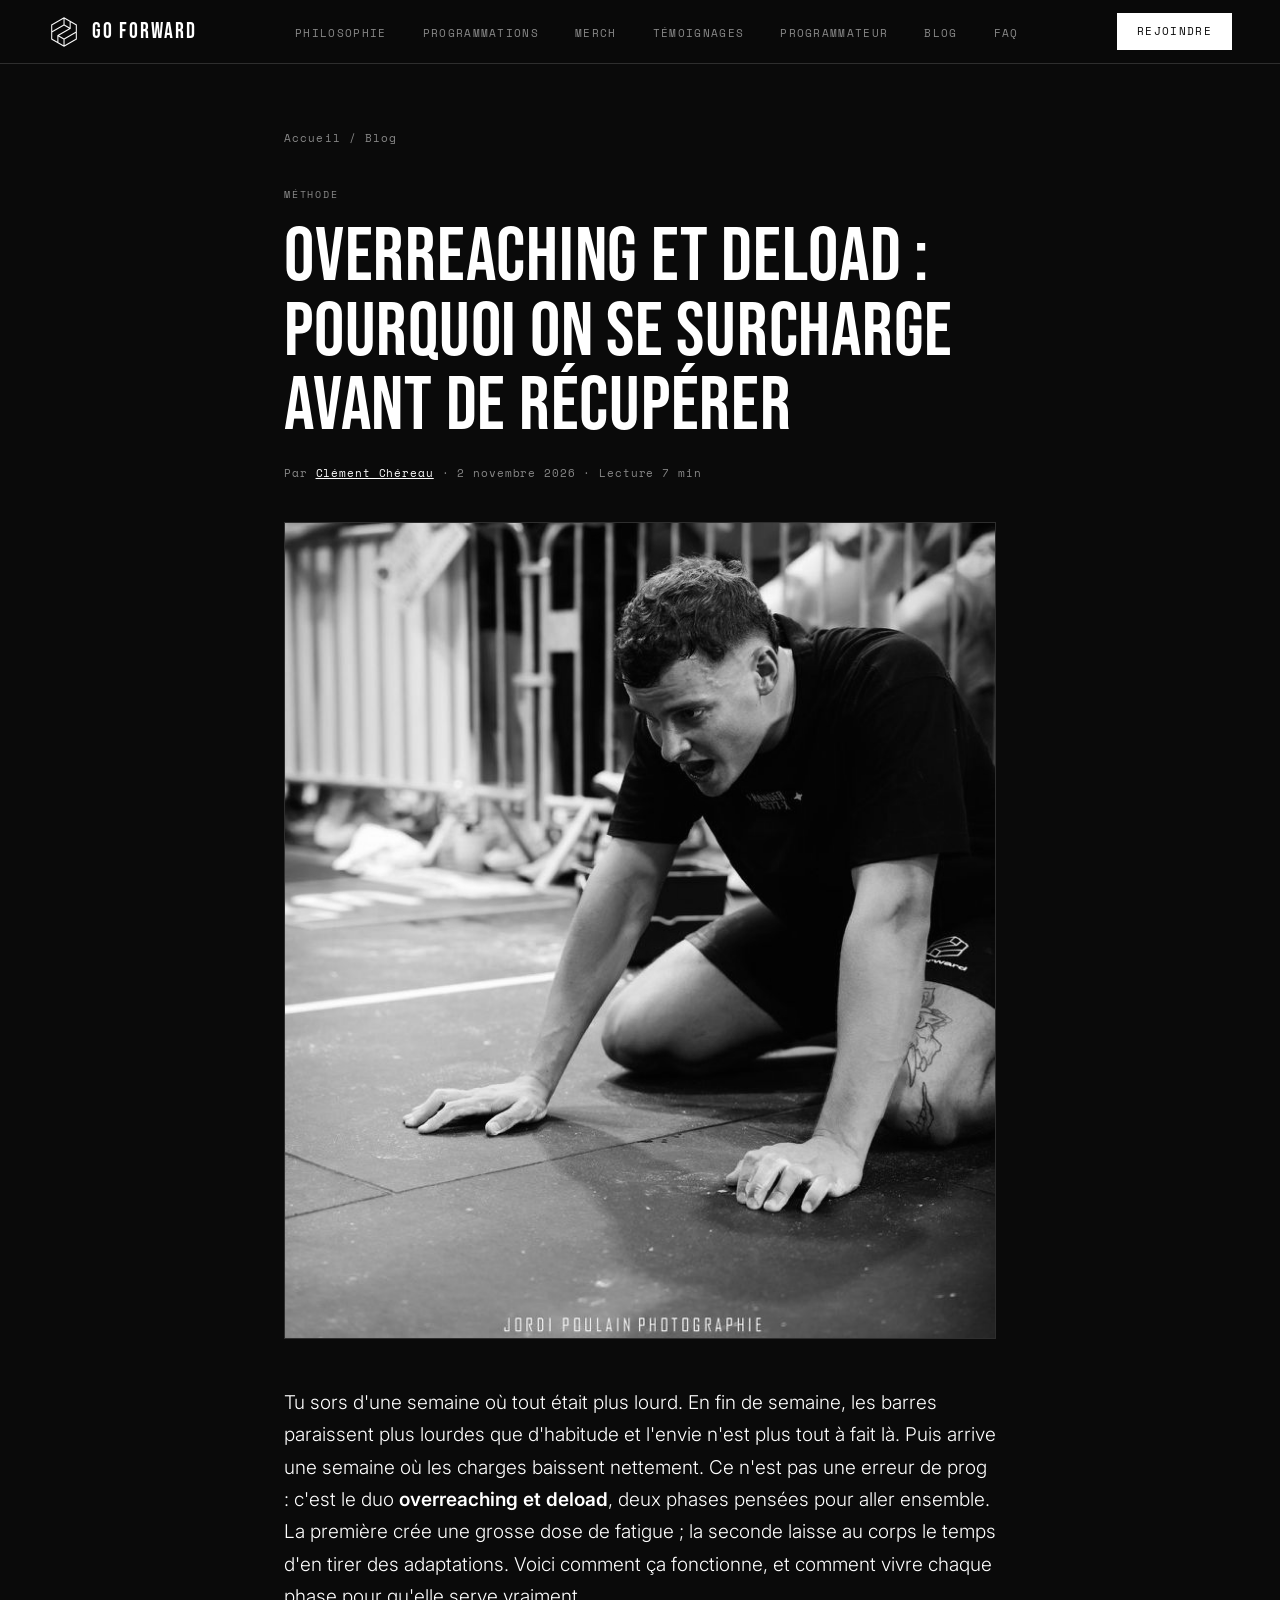
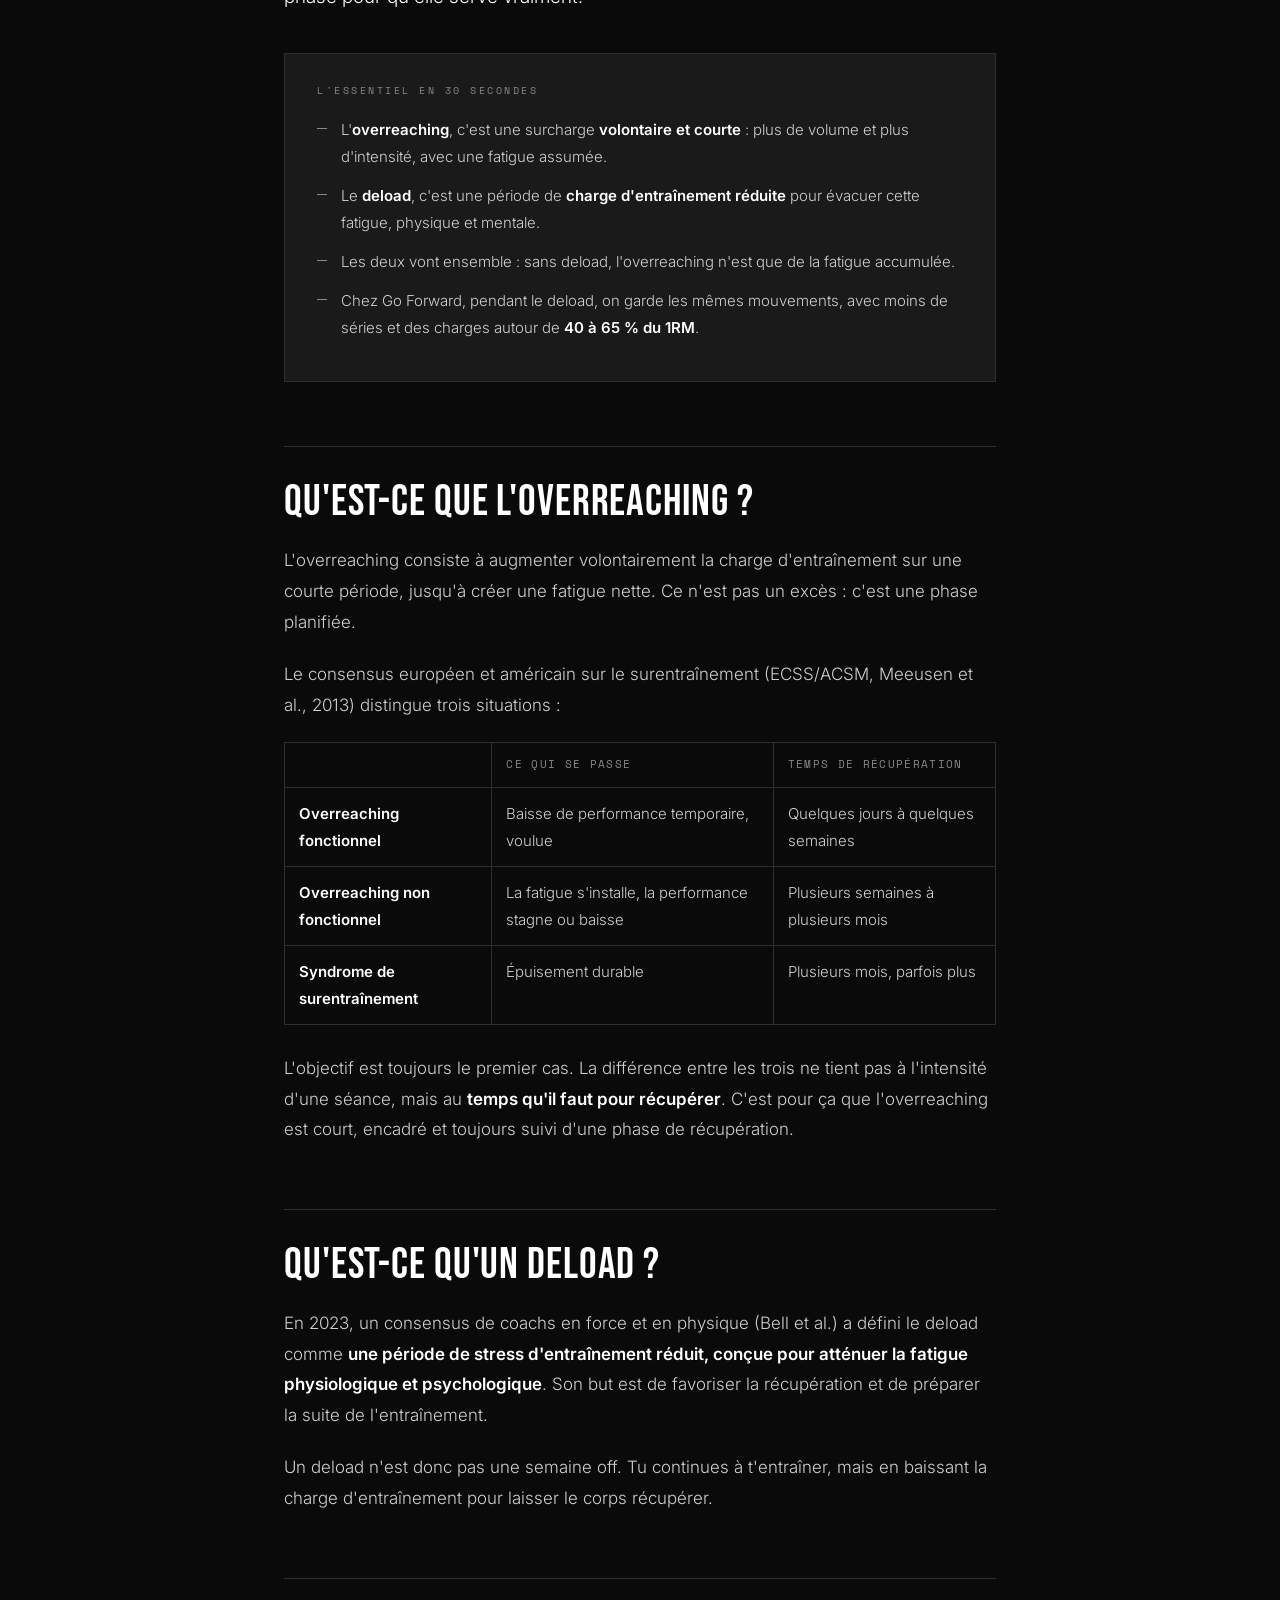
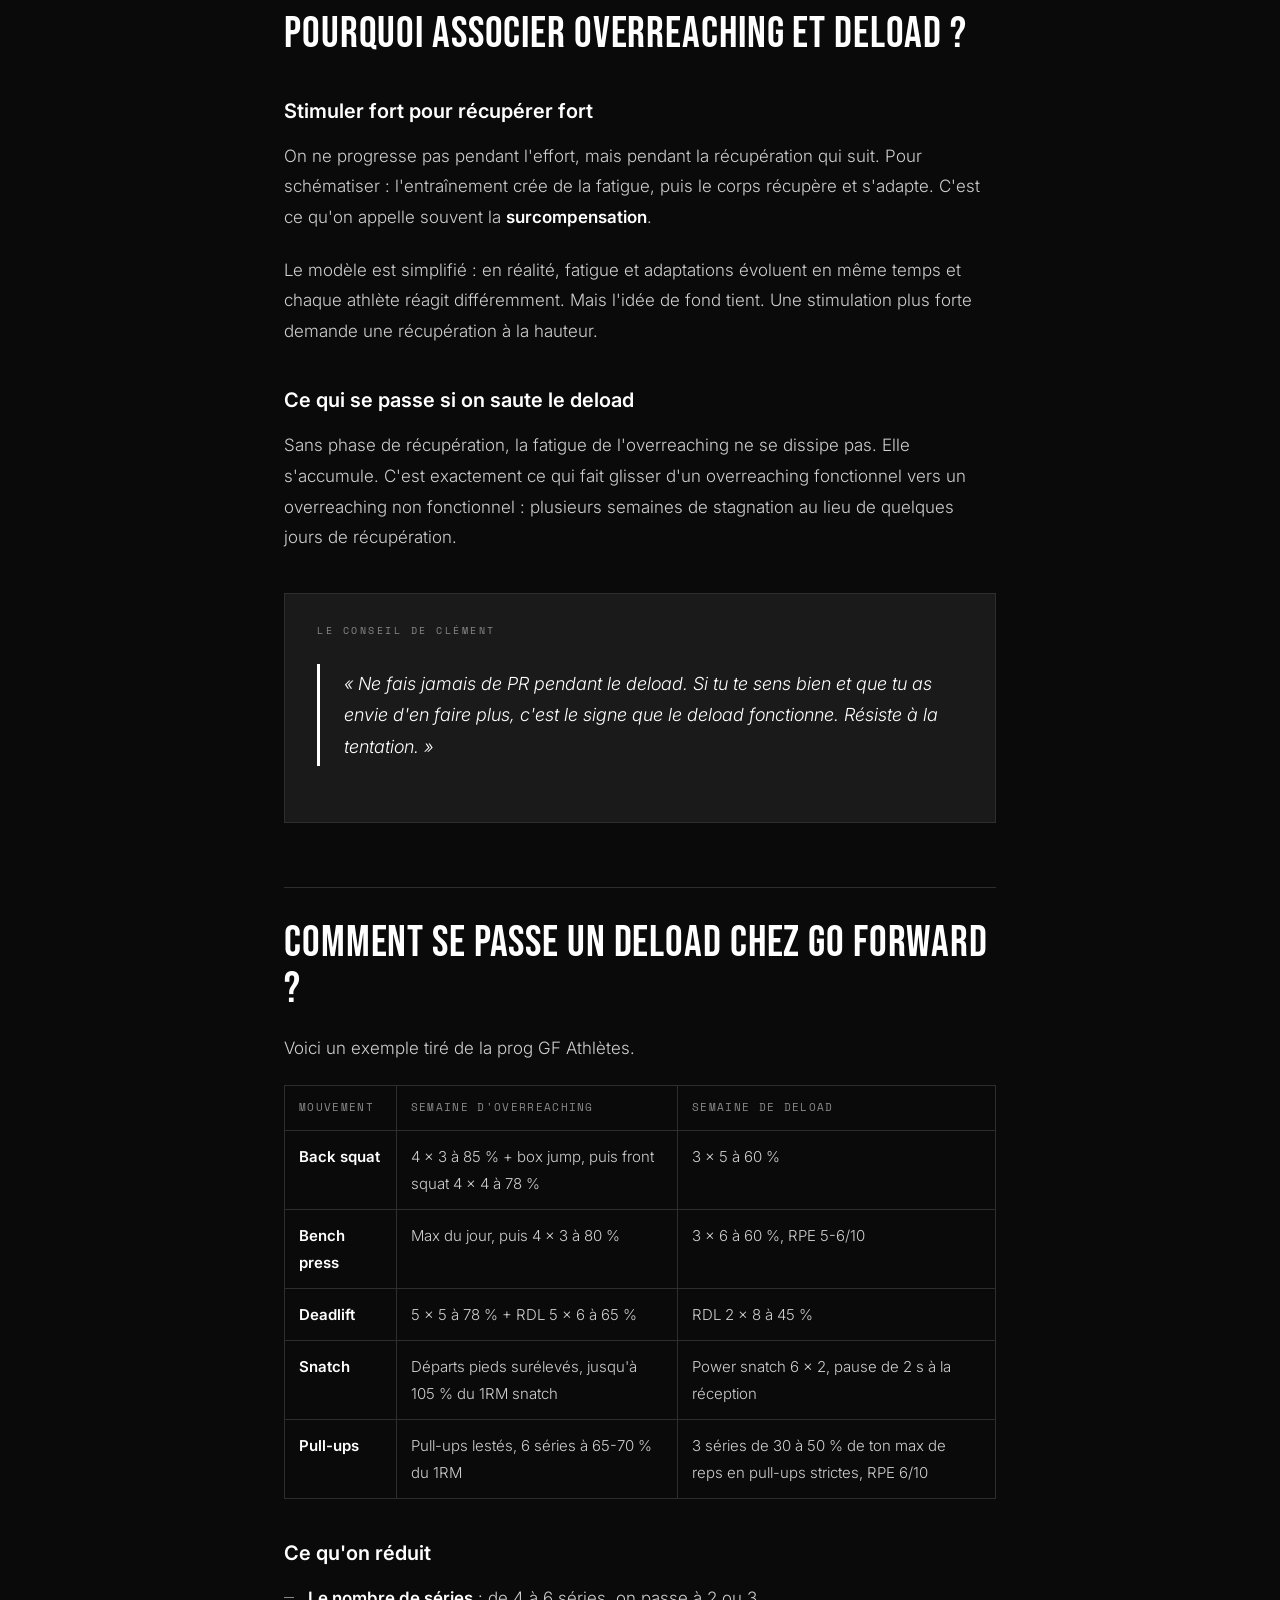
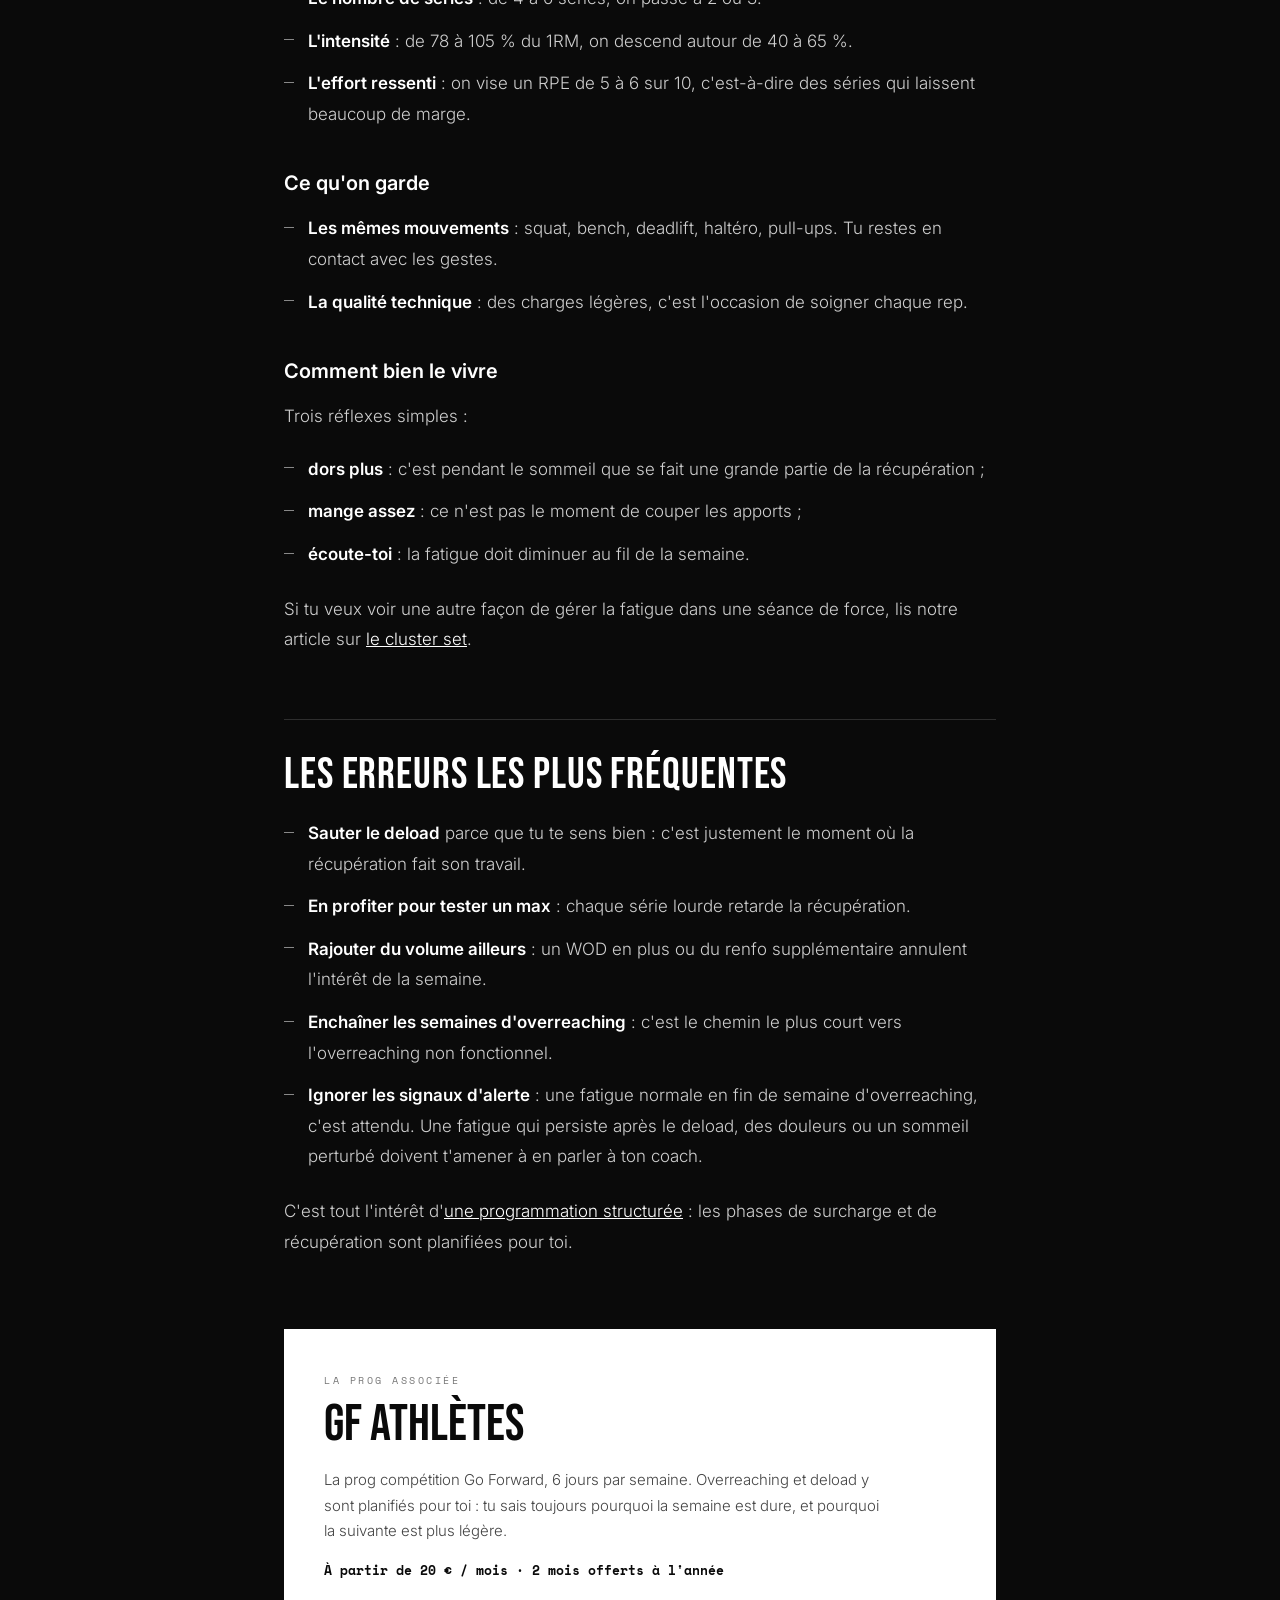
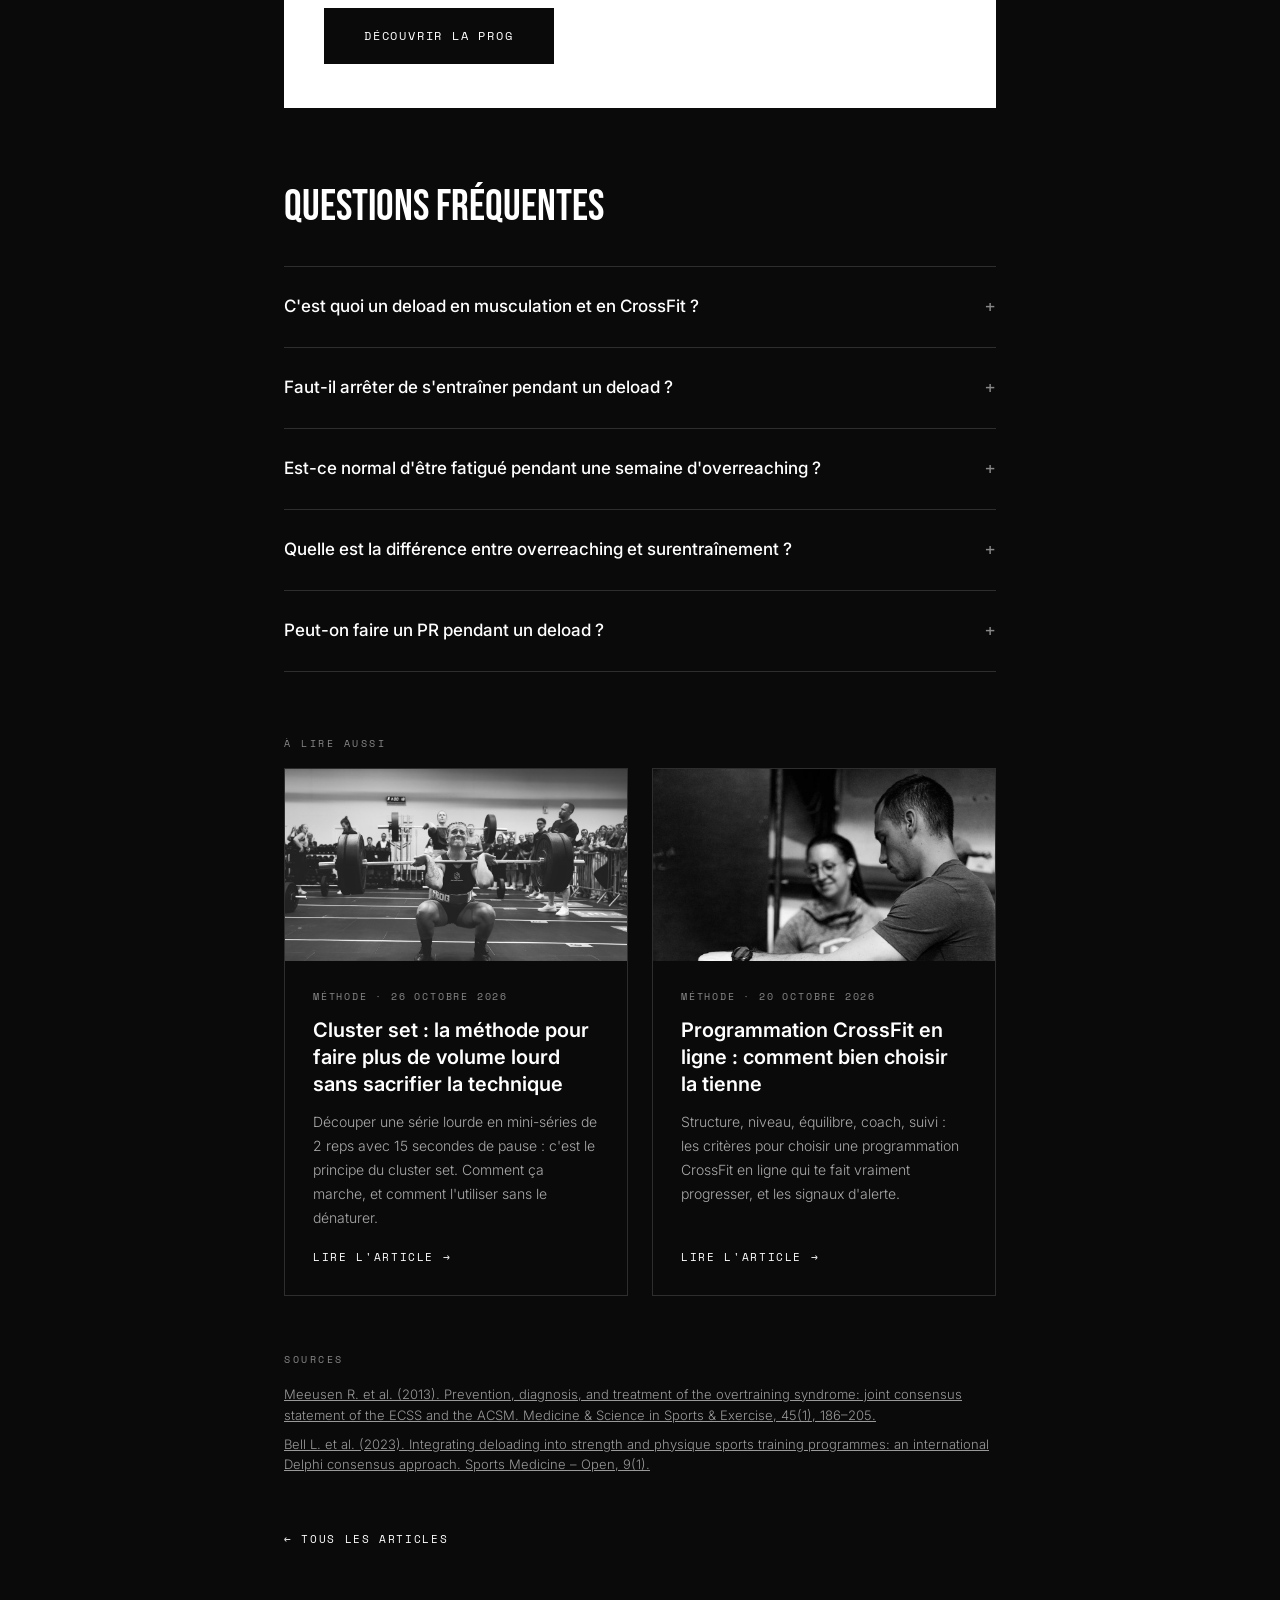
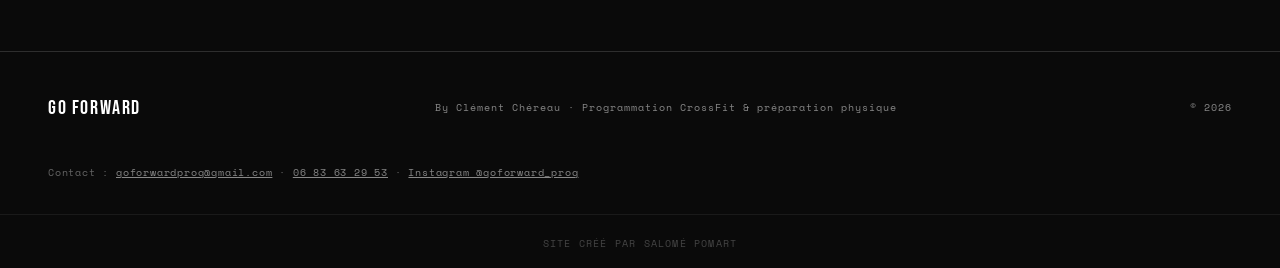
<file: blog/deload-overreaching/index.html>
<!DOCTYPE html>
<html lang="fr">
<head>
<meta charset="UTF-8">
<meta name="viewport" content="width=device-width, initial-scale=1.0">
<title>Deload et overreaching : surcharger puis récupérer | Go Forward</title>
<meta name="description" content="Overreaching et deload : pourquoi surcharger volontairement l&#x27;entraînement avant une semaine allégée, et comment bien vivre ton deload pour progresser.">
<meta name="robots" content="index, follow, max-image-preview:large">
<link rel="canonical" href="https://goforward-prog.com/blog/deload-overreaching/">
<meta name="theme-color" content="#0A0A0A">
<link rel="icon" href="../../favicon.ico" sizes="any">
<link rel="icon" type="image/png" sizes="32x32" href="../../favicon-32.png">
<link rel="apple-touch-icon" href="../../apple-touch-icon.png">
<link rel="manifest" href="../../site.webmanifest">
<meta property="og:type" content="article">
<meta property="og:locale" content="fr_FR">
<meta property="og:site_name" content="Go Forward">
<meta property="og:title" content="Deload et overreaching : surcharger puis récupérer | Go Forward">
<meta property="og:description" content="Overreaching et deload : pourquoi surcharger volontairement l&#x27;entraînement avant une semaine allégée, et comment bien vivre ton deload pour progresser.">
<meta property="og:url" content="https://goforward-prog.com/blog/deload-overreaching/">
<meta property="og:image" content="https://goforward-prog.com/blog/images/deload-overreaching-crossfit.jpg">
<meta name="twitter:card" content="summary_large_image">
<meta name="twitter:title" content="Deload et overreaching : surcharger puis récupérer | Go Forward">
<meta name="twitter:description" content="Overreaching et deload : pourquoi surcharger volontairement l&#x27;entraînement avant une semaine allégée, et comment bien vivre ton deload pour progresser.">
<meta name="twitter:image" content="https://goforward-prog.com/blog/images/deload-overreaching-crossfit.jpg">
<link rel="preconnect" href="https://fonts.googleapis.com">
<link href="https://fonts.googleapis.com/css2?family=Bebas+Neue&family=Inter:wght@300;400;500;600&family=Space+Mono:wght@400;700&display=swap" rel="stylesheet">
<link rel="stylesheet" href="../../assets/site.css">
<script type="application/ld+json">
{
 "@context": "https://schema.org",
 "@graph": [
  {
   "@type": "BlogPosting",
   "headline": "Overreaching et deload : pourquoi on se surcharge avant de récupérer",
   "description": "Overreaching et deload : pourquoi surcharger volontairement l'entraînement avant une semaine allégée, et comment bien vivre ton deload pour progresser.",
   "image": "https://goforward-prog.com/blog/images/deload-overreaching-crossfit.jpg",
   "datePublished": "2026-11-02",
   "dateModified": "2026-11-10",
   "inLanguage": "fr-FR",
   "author": {
    "@type": "Person",
    "@id": "https://goforward-prog.com/#clement",
    "name": "Clément Chéreau",
    "url": "https://goforward-prog.com/#clement"
   },
   "publisher": {
    "@type": "Organization",
    "@id": "https://goforward-prog.com/#org",
    "name": "Go Forward",
    "url": "https://goforward-prog.com/"
   },
   "mainEntityOfPage": "https://goforward-prog.com/blog/deload-overreaching/"
  },
  {
   "@type": "BreadcrumbList",
   "itemListElement": [
    {
     "@type": "ListItem",
     "position": 1,
     "name": "Accueil",
     "item": "https://goforward-prog.com/"
    },
    {
     "@type": "ListItem",
     "position": 2,
     "name": "Blog",
     "item": "https://goforward-prog.com/blog/"
    },
    {
     "@type": "ListItem",
     "position": 3,
     "name": "Overreaching et deload : pourquoi on se surcharge avant de récupérer",
     "item": "https://goforward-prog.com/blog/deload-overreaching/"
    }
   ]
  },
  {
   "@type": "FAQPage",
   "mainEntity": [
    {
     "@type": "Question",
     "name": "C'est quoi un deload en musculation et en CrossFit ?",
     "acceptedAnswer": {
      "@type": "Answer",
      "text": "Une période d'entraînement allégée, généralement une semaine, pour évacuer la fatigue accumulée. Tu continues à t'entraîner, mais avec moins de séries et des charges plus légères."
     }
    },
    {
     "@type": "Question",
     "name": "Faut-il arrêter de s'entraîner pendant un deload ?",
     "acceptedAnswer": {
      "@type": "Answer",
      "text": "Non. On garde les mêmes mouvements, avec moins de volume et moins d'intensité. Le deload n'est pas une semaine off."
     }
    },
    {
     "@type": "Question",
     "name": "Est-ce normal d'être fatigué pendant une semaine d'overreaching ?",
     "acceptedAnswer": {
      "@type": "Answer",
      "text": "Oui, c'est voulu. La semaine est intentionnellement surchargée. En revanche, une fatigue qui persiste après le deload est un signal à prendre au sérieux."
     }
    },
    {
     "@type": "Question",
     "name": "Quelle est la différence entre overreaching et surentraînement ?",
     "acceptedAnswer": {
      "@type": "Answer",
      "text": "Le temps de récupération. L'overreaching fonctionnel se récupère en quelques jours à quelques semaines. Le surentraînement demande plusieurs mois."
     }
    },
    {
     "@type": "Question",
     "name": "Peut-on faire un PR pendant un deload ?",
     "acceptedAnswer": {
      "@type": "Answer",
      "text": "Non. Chaque série lourde pendant le deload retarde la récupération. Garde tes tests pour plus tard."
     }
    }
   ]
  }
 ]
}
</script>
</head>
<body class="blog-page">
<nav>
  <a href="../../index.html" class="nav-logo"><img src="../../assets/logo-nav.png" alt="Logo Go Forward" width="28" height="28">GO FORWARD</a>
  <ul class="nav-links">
    <li><a href="../../index.html#philosophie">Philosophie</a></li>
    <li><a href="../../index.html#programmations">Programmations</a></li>
    <li><a href="../../index.html#merch">Merch</a></li>
    <li><a href="../../index.html#temoignages">Témoignages</a></li>
    <li><a href="../../index.html#clement">Programmateur</a></li>
    <li><a href="../../blog/">Blog</a></li>
    <li><a href="../../index.html#faq">FAQ</a></li>
  </ul>
  <a href="https://train.strivee.app/fr/p/goforward" target="_blank" rel="noopener" class="nav-cta">Rejoindre</a>
  <div class="hamburger" onclick="toggleMenu()">
    <span></span><span></span><span></span>
  </div>
</nav>

<main class="article-wrap">
  <p class="breadcrumb"><a href="../../index.html">Accueil</a> / <a href="../../blog/">Blog</a></p>
  <span class="blog-card-tag">Méthode</span>
  <h1 class="article-title">Overreaching et deload : pourquoi on se surcharge avant de récupérer</h1>
  <p class="article-meta">Par <a href="../../index.html#clement">Clément Chéreau</a> · 2 novembre 2026 · Lecture 7 min</p>
  <img class="article-cover" src="../../blog/images/deload-overreaching-crossfit.jpg" alt="Athlète à genoux, mains au sol, épuisé après un effort en compétition de CrossFit devant le public">

  <article class="article-body">

<p class="lead">Tu sors d'une semaine où tout était plus lourd. En fin de semaine, les barres paraissent plus lourdes que d'habitude et l'envie n'est plus tout à fait là. Puis arrive une semaine où les charges baissent nettement. Ce n'est pas une erreur de prog : c'est le duo <strong>overreaching et deload</strong>, deux phases pensées pour aller ensemble. La première crée une grosse dose de fatigue ; la seconde laisse au corps le temps d'en tirer des adaptations. Voici comment ça fonctionne, et comment vivre chaque phase pour qu'elle serve vraiment.</p>

<div class="tldr">
  <p class="tldr-label">L'essentiel en 30 secondes</p>
  <ul>
    <li>L'<strong>overreaching</strong>, c'est une surcharge <strong>volontaire et courte</strong> : plus de volume et plus d'intensité, avec une fatigue assumée.</li>
    <li>Le <strong>deload</strong>, c'est une période de <strong>charge d'entraînement réduite</strong> pour évacuer cette fatigue, physique et mentale.</li>
    <li>Les deux vont ensemble : sans deload, l'overreaching n'est que de la fatigue accumulée.</li>
    <li>Chez Go Forward, pendant le deload, on garde les mêmes mouvements, avec moins de séries et des charges autour de <strong>40 à 65 % du 1RM</strong>.</li>
  </ul>
</div>

<h2>Qu'est-ce que l'overreaching ?</h2>
<p>L'overreaching consiste à augmenter volontairement la charge d'entraînement sur une courte période, jusqu'à créer une fatigue nette. Ce n'est pas un excès : c'est une phase planifiée.</p>
<p>Le consensus européen et américain sur le surentraînement (ECSS/ACSM, Meeusen et al., 2013) distingue trois situations :</p>
<table class="article-table">
  <thead><tr><th></th><th>Ce qui se passe</th><th>Temps de récupération</th></tr></thead>
  <tbody>
    <tr><td>Overreaching fonctionnel</td><td>Baisse de performance temporaire, voulue</td><td>Quelques jours à quelques semaines</td></tr>
    <tr><td>Overreaching non fonctionnel</td><td>La fatigue s'installe, la performance stagne ou baisse</td><td>Plusieurs semaines à plusieurs mois</td></tr>
    <tr><td>Syndrome de surentraînement</td><td>Épuisement durable</td><td>Plusieurs mois, parfois plus</td></tr>
  </tbody>
</table>
<p>L'objectif est toujours le premier cas. La différence entre les trois ne tient pas à l'intensité d'une séance, mais au <strong>temps qu'il faut pour récupérer</strong>. C'est pour ça que l'overreaching est court, encadré et toujours suivi d'une phase de récupération.</p>

<h2>Qu'est-ce qu'un deload ?</h2>
<p>En 2023, un consensus de coachs en force et en physique (Bell et al.) a défini le deload comme <strong>une période de stress d'entraînement réduit, conçue pour atténuer la fatigue physiologique et psychologique</strong>. Son but est de favoriser la récupération et de préparer la suite de l'entraînement.</p>
<p>Un deload n'est donc pas une semaine off. Tu continues à t'entraîner, mais en baissant la charge d'entraînement pour laisser le corps récupérer.</p>

<h2>Pourquoi associer overreaching et deload ?</h2>
<h3>Stimuler fort pour récupérer fort</h3>
<p>On ne progresse pas pendant l'effort, mais pendant la récupération qui suit. Pour schématiser : l'entraînement crée de la fatigue, puis le corps récupère et s'adapte. C'est ce qu'on appelle souvent la <strong>surcompensation</strong>.</p>
<p>Le modèle est simplifié : en réalité, fatigue et adaptations évoluent en même temps et chaque athlète réagit différemment. Mais l'idée de fond tient. Une stimulation plus forte demande une récupération à la hauteur.</p>
<h3>Ce qui se passe si on saute le deload</h3>
<p>Sans phase de récupération, la fatigue de l'overreaching ne se dissipe pas. Elle s'accumule. C'est exactement ce qui fait glisser d'un overreaching fonctionnel vers un overreaching non fonctionnel : plusieurs semaines de stagnation au lieu de quelques jours de récupération.</p>

<div class="tldr">
  <p class="tldr-label">Le conseil de Clément</p>
  <blockquote>« Ne fais jamais de PR pendant le deload. Si tu te sens bien et que tu as envie d'en faire plus, c'est le signe que le deload fonctionne. Résiste à la tentation. »</blockquote>
</div>

<h2>Comment se passe un deload chez Go Forward ?</h2>
<p>Voici un exemple tiré de la prog GF Athlètes.</p>
<table class="article-table">
  <thead><tr><th>Mouvement</th><th>Semaine d'overreaching</th><th>Semaine de deload</th></tr></thead>
  <tbody>
    <tr><td>Back squat</td><td>4 × 3 à 85 % + box jump, puis front squat 4 × 4 à 78 %</td><td>3 × 5 à 60 %</td></tr>
    <tr><td>Bench press</td><td>Max du jour, puis 4 × 3 à 80 %</td><td>3 × 6 à 60 %, RPE 5-6/10</td></tr>
    <tr><td>Deadlift</td><td>5 × 5 à 78 % + RDL 5 × 6 à 65 %</td><td>RDL 2 × 8 à 45 %</td></tr>
    <tr><td>Snatch</td><td>Départs pieds surélevés, jusqu'à 105 % du 1RM snatch</td><td>Power snatch 6 × 2, pause de 2 s à la réception</td></tr>
    <tr><td>Pull-ups</td><td>Pull-ups lestés, 6 séries à 65-70 % du 1RM</td><td>3 séries de 30 à 50 % de ton max de reps en pull-ups strictes, RPE 6/10</td></tr>
  </tbody>
</table>
<h3>Ce qu'on réduit</h3>
<ul>
  <li><strong>Le nombre de séries</strong> : de 4 à 6 séries, on passe à 2 ou 3.</li>
  <li><strong>L'intensité</strong> : de 78 à 105 % du 1RM, on descend autour de 40 à 65 %.</li>
  <li><strong>L'effort ressenti</strong> : on vise un RPE de 5 à 6 sur 10, c'est-à-dire des séries qui laissent beaucoup de marge.</li>
</ul>
<h3>Ce qu'on garde</h3>
<ul>
  <li><strong>Les mêmes mouvements</strong> : squat, bench, deadlift, haltéro, pull-ups. Tu restes en contact avec les gestes.</li>
  <li><strong>La qualité technique</strong> : des charges légères, c'est l'occasion de soigner chaque rep.</li>
</ul>
<h3>Comment bien le vivre</h3>
<p>Trois réflexes simples :</p>
<ul>
  <li><strong>dors plus</strong> : c'est pendant le sommeil que se fait une grande partie de la récupération ;</li>
  <li><strong>mange assez</strong> : ce n'est pas le moment de couper les apports ;</li>
  <li><strong>écoute-toi</strong> : la fatigue doit diminuer au fil de la semaine.</li>
</ul>
<p>Si tu veux voir une autre façon de gérer la fatigue dans une séance de force, lis notre article sur <a href="../cluster-set/">le cluster set</a>.</p>

<h2>Les erreurs les plus fréquentes</h2>
<ul>
  <li><strong>Sauter le deload</strong> parce que tu te sens bien : c'est justement le moment où la récupération fait son travail.</li>
  <li><strong>En profiter pour tester un max</strong> : chaque série lourde retarde la récupération.</li>
  <li><strong>Rajouter du volume ailleurs</strong> : un WOD en plus ou du renfo supplémentaire annulent l'intérêt de la semaine.</li>
  <li><strong>Enchaîner les semaines d'overreaching</strong> : c'est le chemin le plus court vers l'overreaching non fonctionnel.</li>
  <li><strong>Ignorer les signaux d'alerte</strong> : une fatigue normale en fin de semaine d'overreaching, c'est attendu. Une fatigue qui persiste après le deload, des douleurs ou un sommeil perturbé doivent t'amener à en parler à ton coach.</li>
</ul>
<p>C'est tout l'intérêt d'<a href="../choisir-programmation-crossfit-en-ligne/">une programmation structurée</a> : les phases de surcharge et de récupération sont planifiées pour toi.</p>

  </article>

  <aside class="cta-box">
    <p class="cta-box-label">La prog associée</p>
    <p class="cta-box-name">GF Athlètes</p>
    <p class="cta-box-text">La prog compétition Go Forward, 6 jours par semaine. Overreaching et deload y sont planifiés pour toi : tu sais toujours pourquoi la semaine est dure, et pourquoi la suivante est plus légère.</p>
    <p class="cta-box-price">À partir de 20 € / mois · 2 mois offerts à l&#x27;année</p>
    <a href="https://train.strivee.app/fr/program/FEyrRCor2bPTjDDfxggW" target="_blank" rel="noopener" class="btn-dark">Découvrir la prog</a>
  </aside>

  <div class="article-faq">
    <h2>Questions fréquentes</h2>
    <div class="faq-list">
    <details class="faq-item">
      <summary>C'est quoi un deload en musculation et en CrossFit ?</summary>
      <p>Une période d'entraînement allégée, généralement une semaine, pour évacuer la fatigue accumulée. Tu continues à t'entraîner, mais avec moins de séries et des charges plus légères.</p>
    </details>
    <details class="faq-item">
      <summary>Faut-il arrêter de s'entraîner pendant un deload ?</summary>
      <p>Non. On garde les mêmes mouvements, avec moins de volume et moins d'intensité. Le deload n'est pas une semaine off.</p>
    </details>
    <details class="faq-item">
      <summary>Est-ce normal d'être fatigué pendant une semaine d'overreaching ?</summary>
      <p>Oui, c'est voulu. La semaine est intentionnellement surchargée. En revanche, une fatigue qui persiste après le deload est un signal à prendre au sérieux.</p>
    </details>
    <details class="faq-item">
      <summary>Quelle est la différence entre overreaching et surentraînement ?</summary>
      <p>Le temps de récupération. L'overreaching fonctionnel se récupère en quelques jours à quelques semaines. Le surentraînement demande plusieurs mois.</p>
    </details>
    <details class="faq-item">
      <summary>Peut-on faire un PR pendant un deload ?</summary>
      <p>Non. Chaque série lourde pendant le deload retarde la récupération. Garde tes tests pour plus tard.</p>
    </details>
    </div>
  </div>

  <div class="article-related">
    <p class="tldr-label">À lire aussi</p>
    <div class="blog-grid">
    <a class="blog-card" href="../../blog/cluster-set/">
      <img loading="lazy" src="../../blog/images/cluster-set-front-squat-crossfit.jpg" alt="Athlète en position basse de front squat avec une barre chargée, pendant une compétition de CrossFit devant le public">
      <div class="blog-card-body">
        <span class="blog-card-tag">Méthode · 26 octobre 2026</span>
        <h3 class="blog-card-title">Cluster set : la méthode pour faire plus de volume lourd sans sacrifier la technique</h3>
        <p class="blog-card-excerpt">Découper une série lourde en mini-séries de 2 reps avec 15 secondes de pause : c&#x27;est le principe du cluster set. Comment ça marche, et comment l&#x27;utiliser sans le dénaturer.</p>
        <span class="blog-card-more">Lire l'article →</span>
      </div>
    </a>
    <a class="blog-card" href="../../blog/choisir-programmation-crossfit-en-ligne/">
      <img loading="lazy" src="../../blog/images/choisir-programmation-crossfit.jpg" alt="Clément Chéreau, programmateur Go Forward, écrit une séance sur un tableau">
      <div class="blog-card-body">
        <span class="blog-card-tag">Méthode · 20 octobre 2026</span>
        <h3 class="blog-card-title">Programmation CrossFit en ligne : comment bien choisir la tienne</h3>
        <p class="blog-card-excerpt">Structure, niveau, équilibre, coach, suivi : les critères pour choisir une programmation CrossFit en ligne qui te fait vraiment progresser, et les signaux d&#x27;alerte.</p>
        <span class="blog-card-more">Lire l'article →</span>
      </div>
    </a>
    </div>
  </div>
  <div class="article-sources">
    <p class="tldr-label">Sources</p>
    <ul>
    <li><a href="https://sportgeneeskunde.com/wp-content/uploads/Meeusen-et-al-2013-Overtraining-Consensus-ECSS-ACSM.pdf" target="_blank" rel="noopener">Meeusen R. et al. (2013). Prevention, diagnosis, and treatment of the overtraining syndrome: joint consensus statement of the ECSS and the ACSM. Medicine &amp; Science in Sports &amp; Exercise, 45(1), 186–205.</a></li>
    <li><a href="https://doaj.org/article/599784d71dff41b197ff5cf66a3d11dd" target="_blank" rel="noopener">Bell L. et al. (2023). Integrating deloading into strength and physique sports training programmes: an international Delphi consensus approach. Sports Medicine – Open, 9(1).</a></li>
    </ul>
  </div>

  <a class="back-link" href="../../blog/">← Tous les articles</a>
</main>

<footer>
  <span class="footer-logo">GO FORWARD</span>
  <span class="footer-text">By Clément Chéreau · Programmation CrossFit &amp; préparation physique</span>
  <span class="footer-text">© 2026</span>
</footer>
<p class="footer-seo">Contact : <a href="mailto:goforwardprog@gmail.com">goforwardprog@gmail.com</a> · <a href="tel:+33683632953">06 83 63 29 53</a> · <a href="https://www.instagram.com/goforward_prog/" target="_blank" rel="noopener">Instagram @goforward_prog</a></p>
<div style="background:var(--black); border-top:1px solid #1a1a1a; padding:14px 48px; text-align:center;">
  <span style="font-family:'Space Mono',monospace; font-size:10px; letter-spacing:0.12em; color:#444; text-transform:uppercase;">Site créé par Salomé Pomart</span>
</div>
<script>
  function toggleMenu() {
    const l = document.querySelector('.nav-links');
    if (l.style.display === 'flex') { l.style.display = 'none'; return; }
    Object.assign(l.style, {display:'flex', flexDirection:'column', position:'fixed', top:'64px', left:'0', right:'0',
      background:'rgba(10,10,10,0.97)', padding:'24px', gap:'20px', borderBottom:'1px solid #2E2E2E'});
  }
</script>
</body>
</html>
</file>
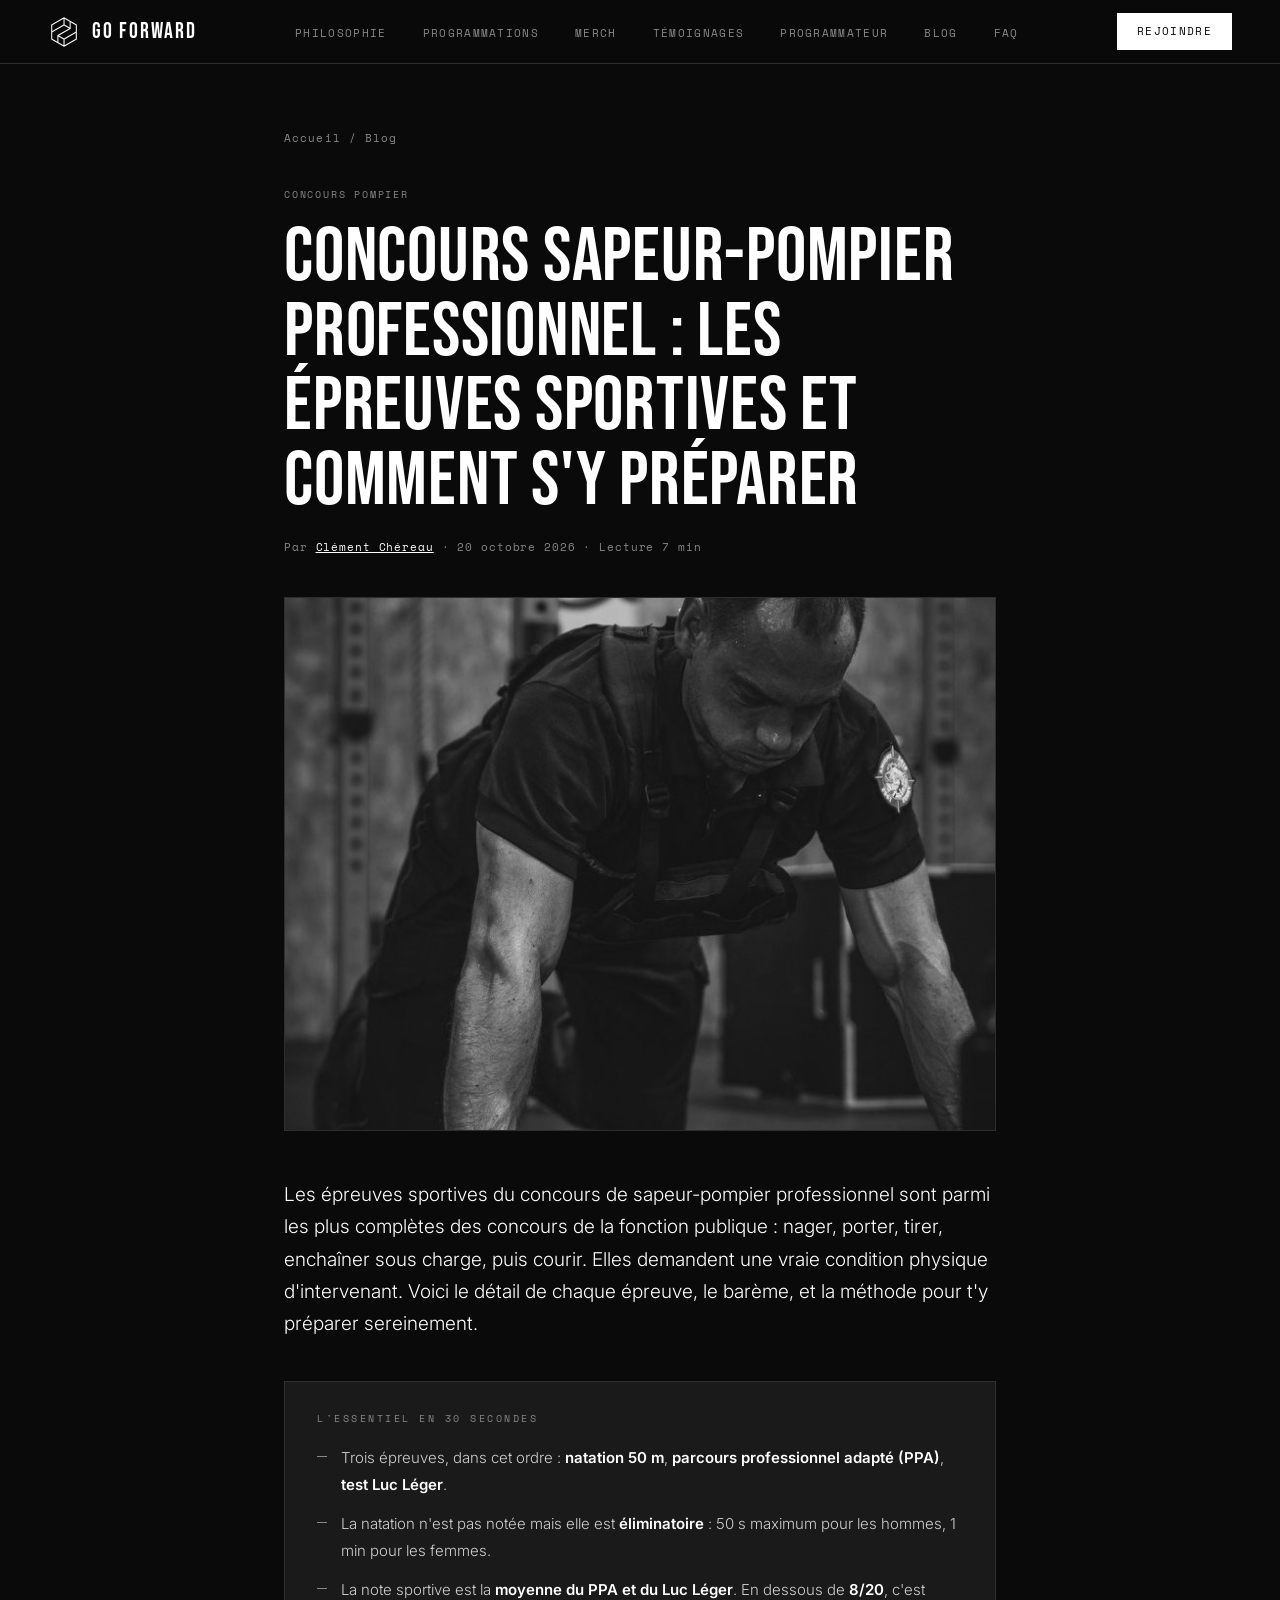
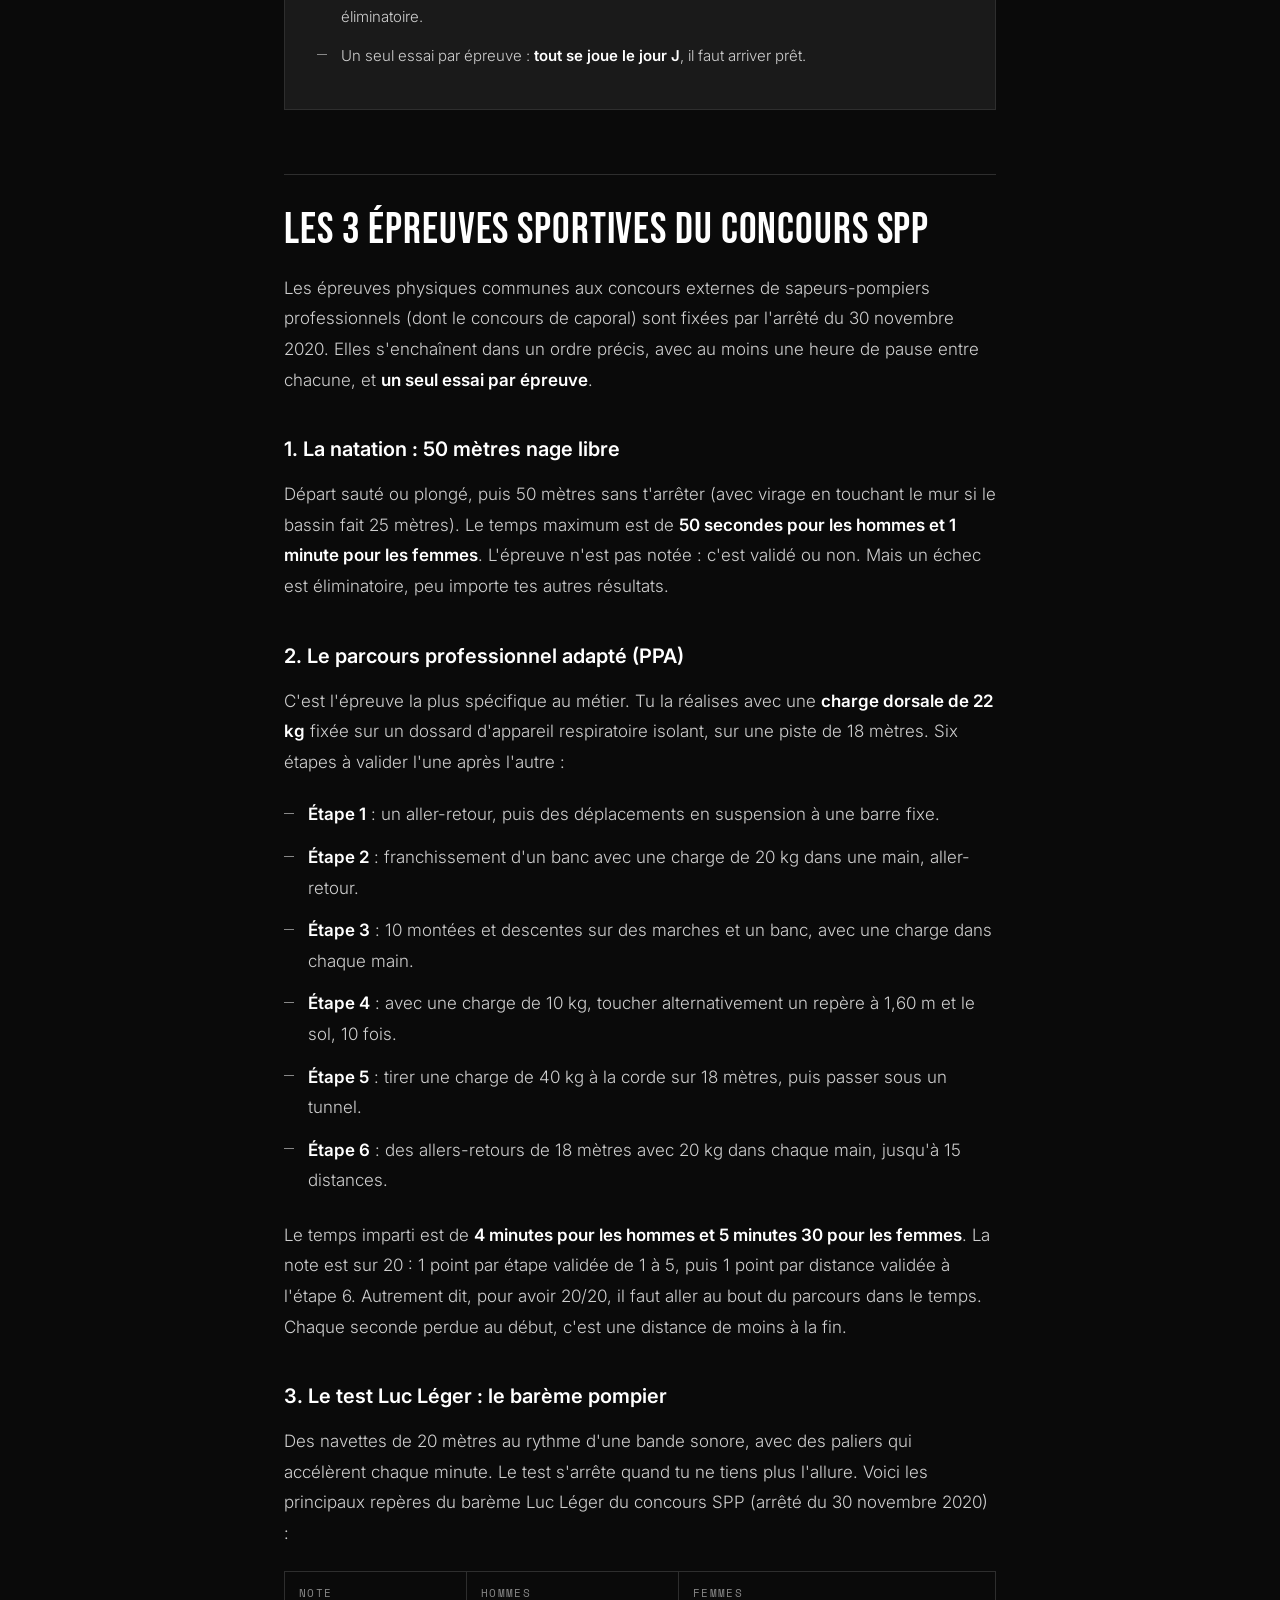
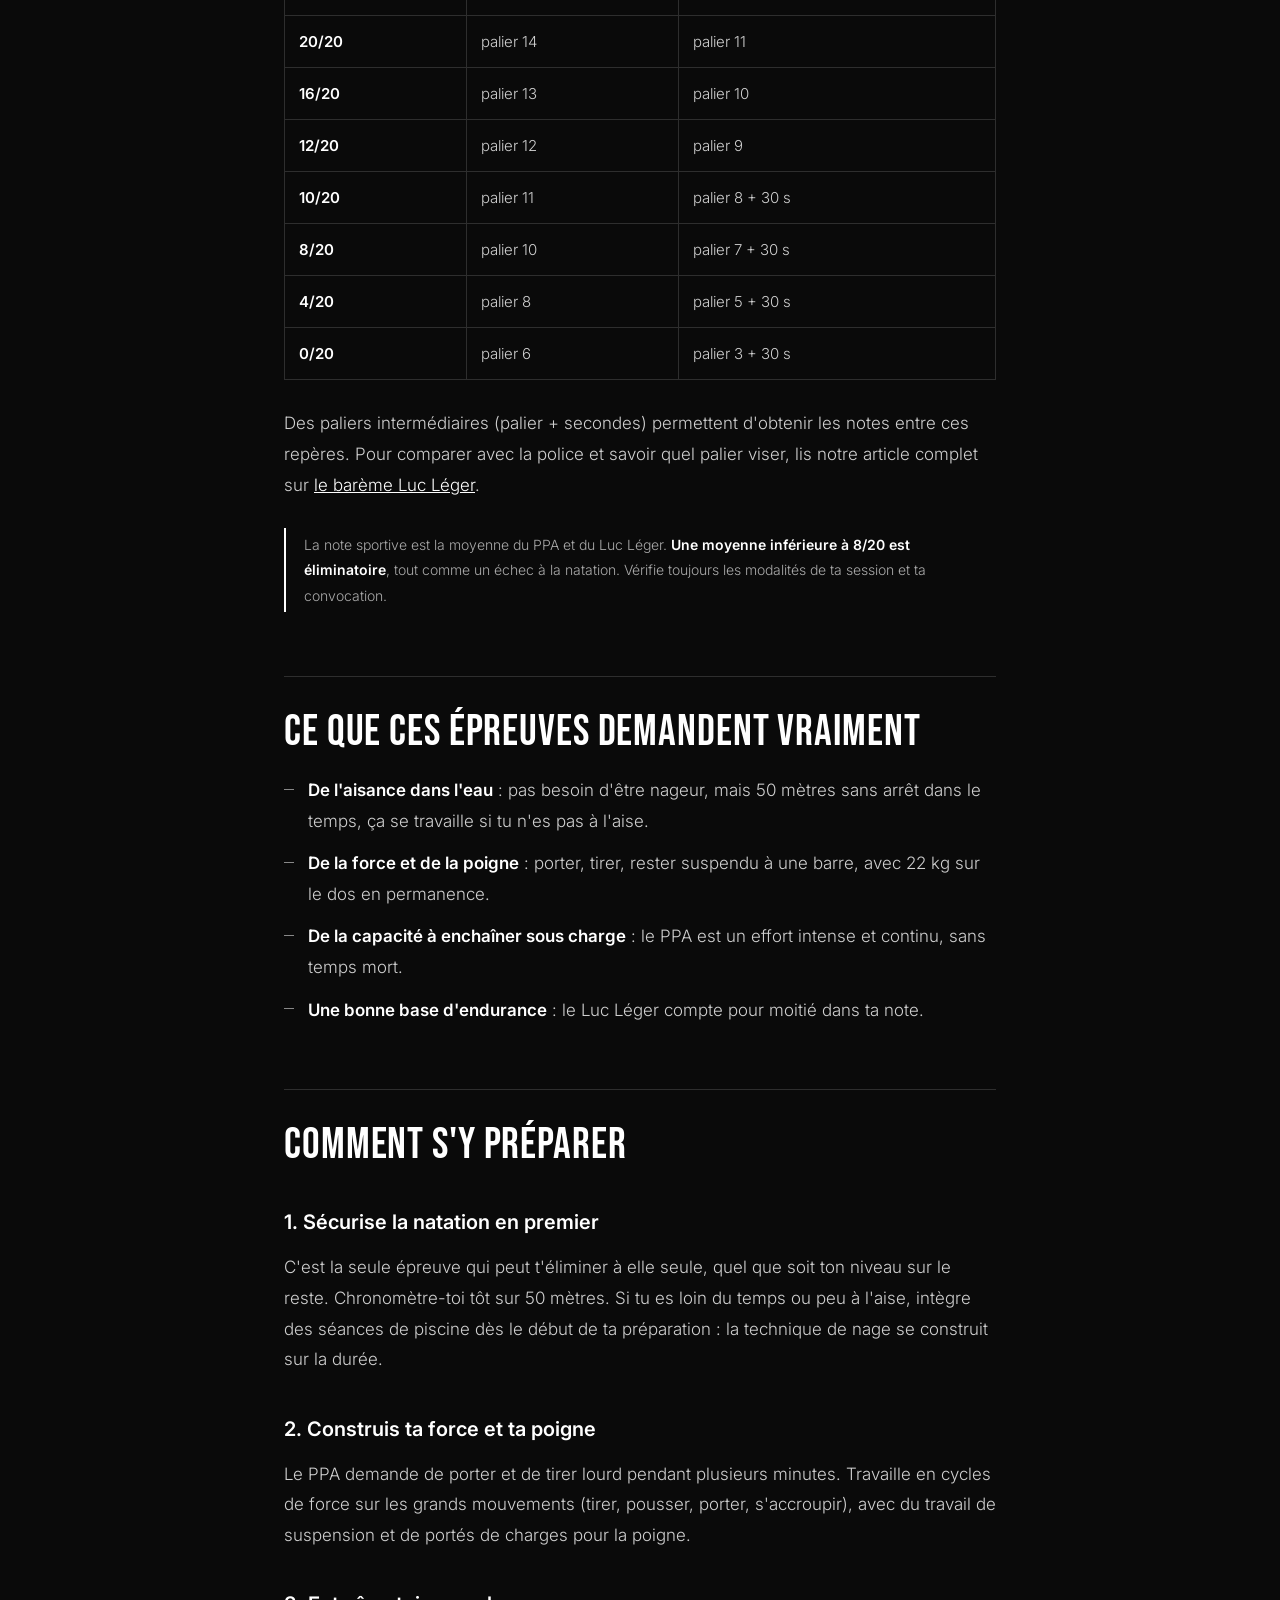
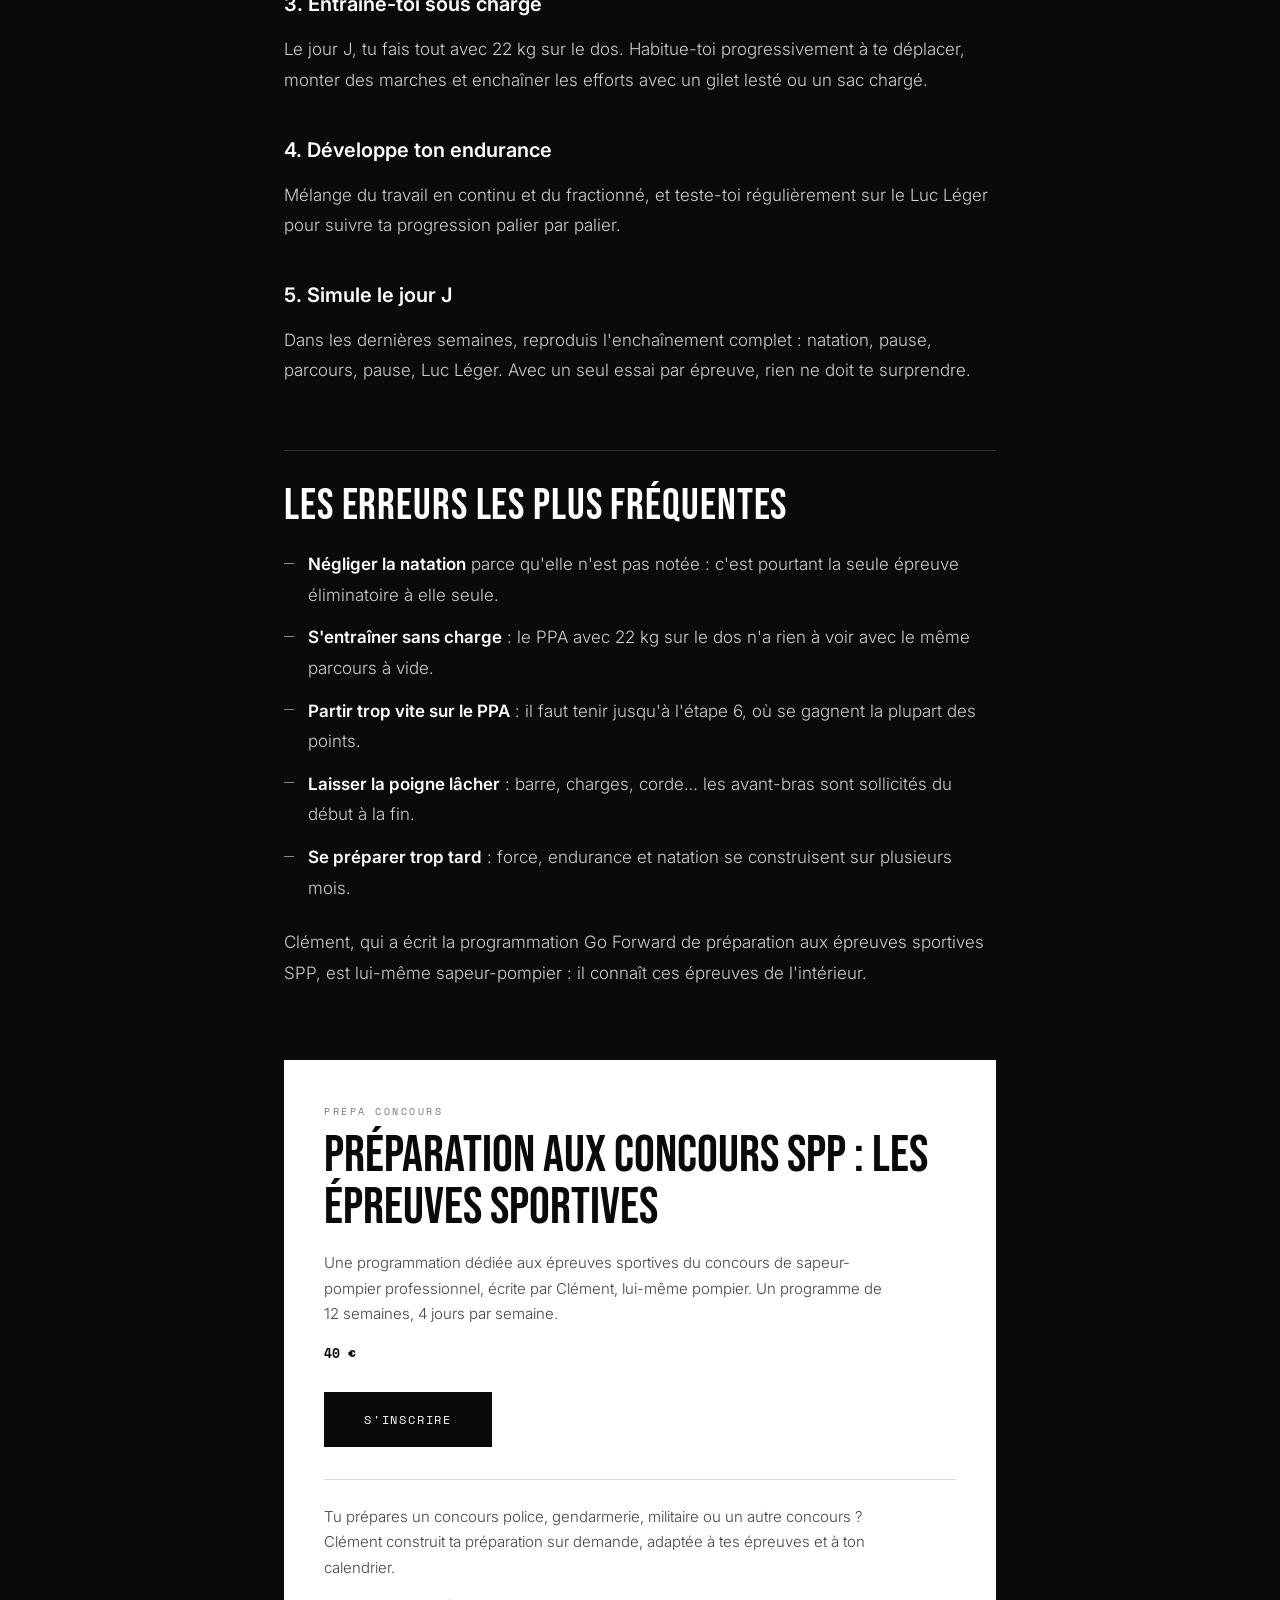
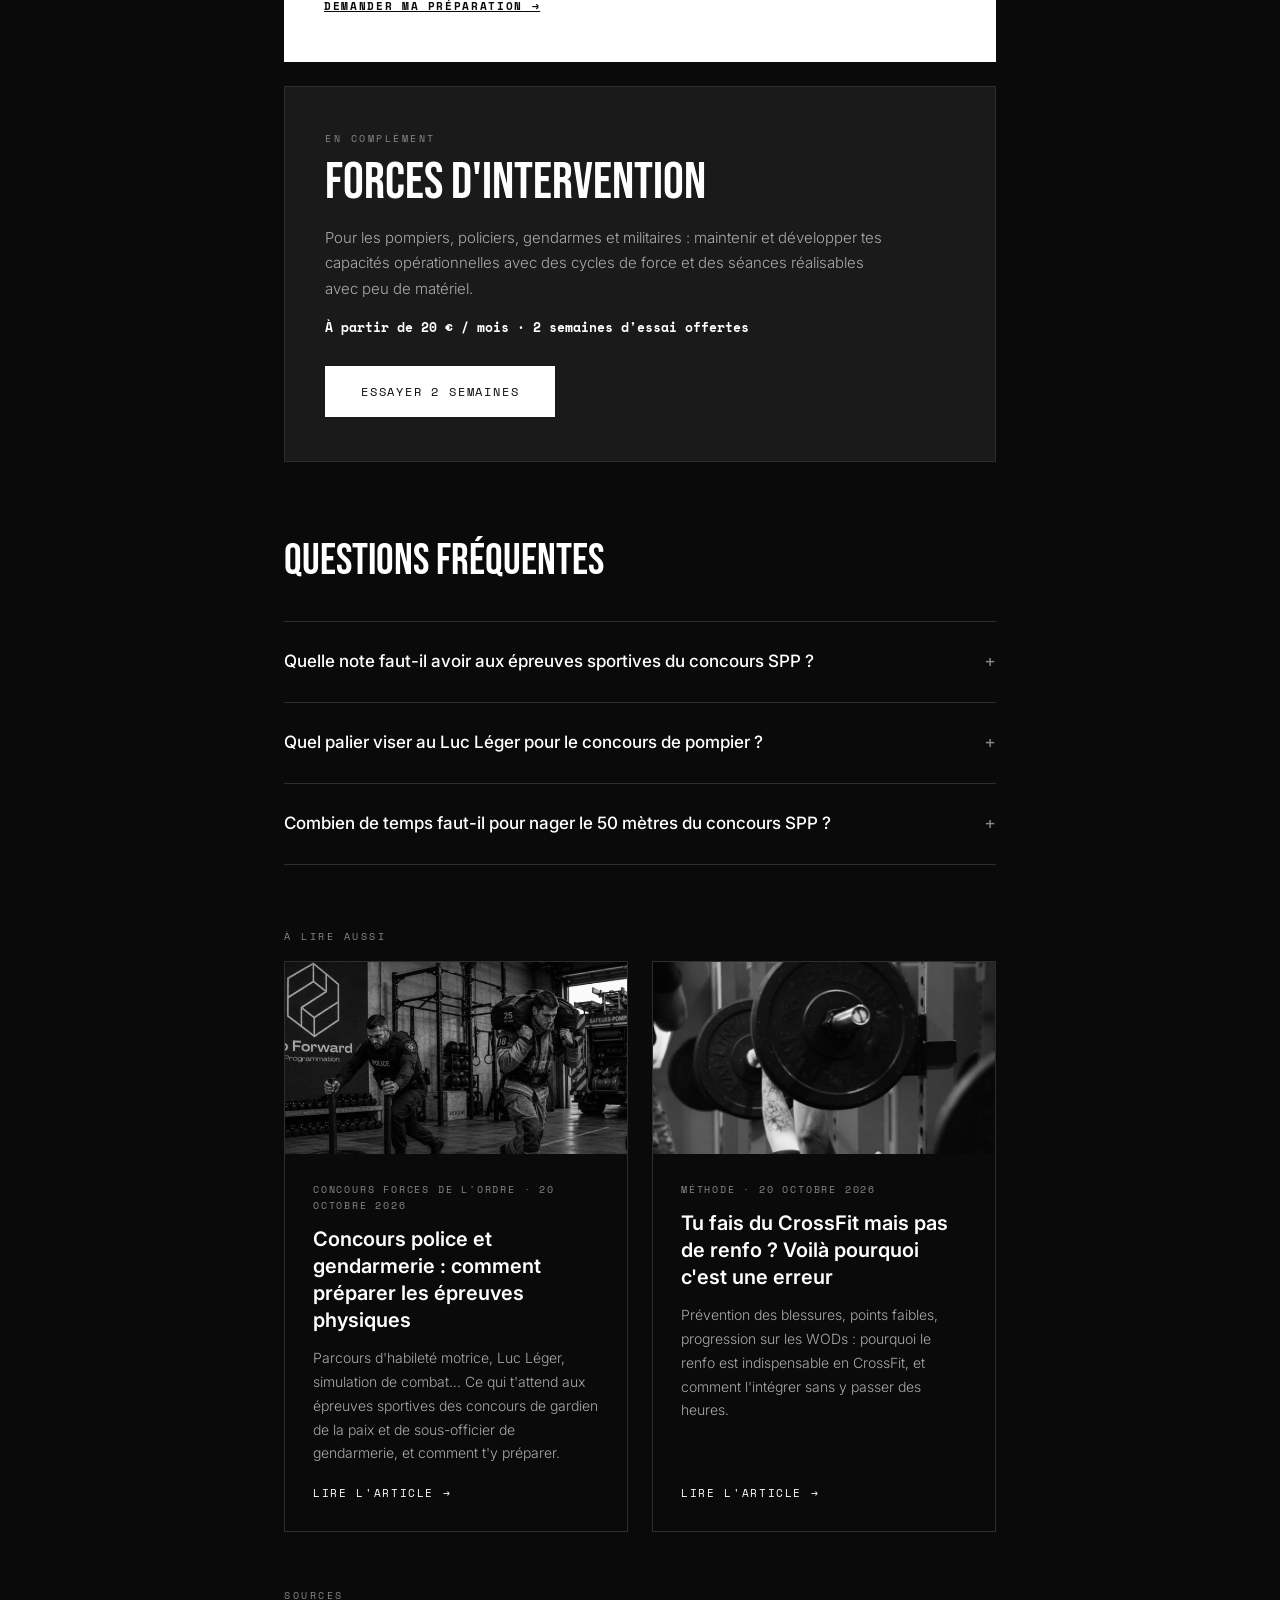
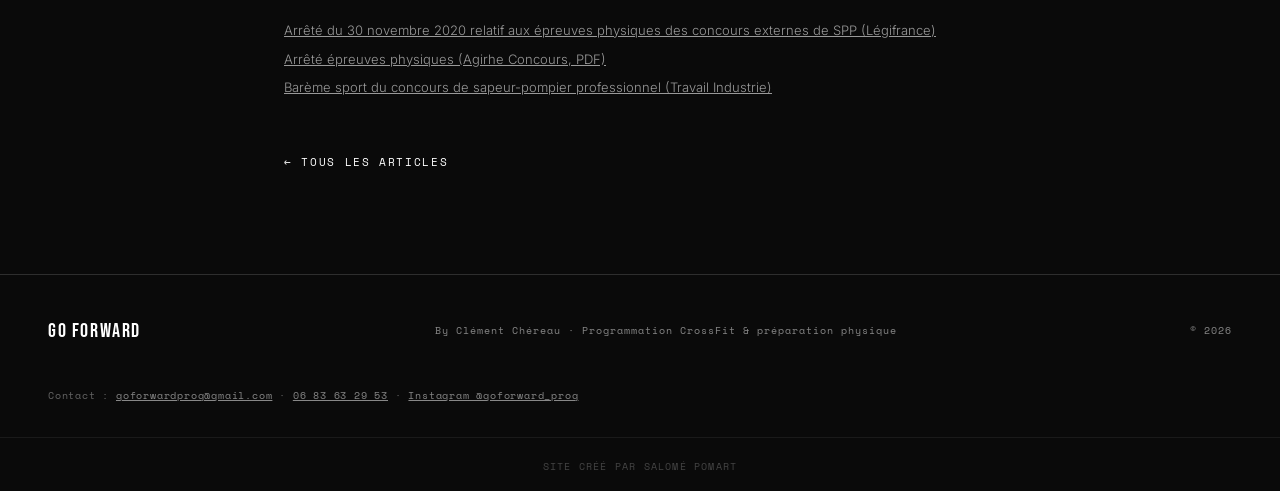
<file: blog/epreuves-sportives-concours-sapeur-pompier-professionnel/index.html>
<!DOCTYPE html>
<html lang="fr">
<head>
<meta charset="UTF-8">
<meta name="viewport" content="width=device-width, initial-scale=1.0">
<title>Épreuves sportives concours SPP : barème et préparation | Go Forward</title>
<meta name="description" content="Natation, parcours professionnel adapté (PPA), Luc Léger : le détail des épreuves sportives du concours de caporal de sapeur-pompier professionnel, le barème et la méthode pour s&#x27;y préparer, par un pompier.">
<meta name="robots" content="index, follow, max-image-preview:large">
<link rel="canonical" href="https://goforward-prog.com/blog/epreuves-sportives-concours-sapeur-pompier-professionnel/">
<meta name="theme-color" content="#0A0A0A">
<link rel="icon" href="../../favicon.ico" sizes="any">
<link rel="icon" type="image/png" sizes="32x32" href="../../favicon-32.png">
<link rel="apple-touch-icon" href="../../apple-touch-icon.png">
<link rel="manifest" href="../../site.webmanifest">
<meta property="og:type" content="article">
<meta property="og:locale" content="fr_FR">
<meta property="og:site_name" content="Go Forward">
<meta property="og:title" content="Épreuves sportives concours SPP : barème et préparation | Go Forward">
<meta property="og:description" content="Natation, parcours professionnel adapté (PPA), Luc Léger : le détail des épreuves sportives du concours de caporal de sapeur-pompier professionnel, le barème et la méthode pour s&#x27;y préparer, par un pompier.">
<meta property="og:url" content="https://goforward-prog.com/blog/epreuves-sportives-concours-sapeur-pompier-professionnel/">
<meta property="og:image" content="https://goforward-prog.com/blog/images/concours-sapeur-pompier.jpg">
<meta name="twitter:card" content="summary_large_image">
<meta name="twitter:title" content="Épreuves sportives concours SPP : barème et préparation | Go Forward">
<meta name="twitter:description" content="Natation, parcours professionnel adapté (PPA), Luc Léger : le détail des épreuves sportives du concours de caporal de sapeur-pompier professionnel, le barème et la méthode pour s&#x27;y préparer, par un pompier.">
<meta name="twitter:image" content="https://goforward-prog.com/blog/images/concours-sapeur-pompier.jpg">
<link rel="preconnect" href="https://fonts.googleapis.com">
<link href="https://fonts.googleapis.com/css2?family=Bebas+Neue&family=Inter:wght@300;400;500;600&family=Space+Mono:wght@400;700&display=swap" rel="stylesheet">
<link rel="stylesheet" href="../../assets/site.css">
<script type="application/ld+json">
{
 "@context": "https://schema.org",
 "@graph": [
  {
   "@type": "BlogPosting",
   "headline": "Concours sapeur-pompier professionnel : les épreuves sportives et comment s'y préparer",
   "description": "Natation, parcours professionnel adapté (PPA), Luc Léger : le détail des épreuves sportives du concours de caporal de sapeur-pompier professionnel, le barème et la méthode pour s'y préparer, par un pompier.",
   "image": "https://goforward-prog.com/blog/images/concours-sapeur-pompier.jpg",
   "datePublished": "2026-10-20",
   "dateModified": "2026-11-02",
   "inLanguage": "fr-FR",
   "author": {
    "@type": "Person",
    "@id": "https://goforward-prog.com/#clement",
    "name": "Clément Chéreau",
    "url": "https://goforward-prog.com/#clement"
   },
   "publisher": {
    "@type": "Organization",
    "@id": "https://goforward-prog.com/#org",
    "name": "Go Forward",
    "url": "https://goforward-prog.com/"
   },
   "mainEntityOfPage": "https://goforward-prog.com/blog/epreuves-sportives-concours-sapeur-pompier-professionnel/"
  },
  {
   "@type": "BreadcrumbList",
   "itemListElement": [
    {
     "@type": "ListItem",
     "position": 1,
     "name": "Accueil",
     "item": "https://goforward-prog.com/"
    },
    {
     "@type": "ListItem",
     "position": 2,
     "name": "Blog",
     "item": "https://goforward-prog.com/blog/"
    },
    {
     "@type": "ListItem",
     "position": 3,
     "name": "Concours sapeur-pompier professionnel : les épreuves sportives et comment s'y préparer",
     "item": "https://goforward-prog.com/blog/epreuves-sportives-concours-sapeur-pompier-professionnel/"
    }
   ]
  },
  {
   "@type": "FAQPage",
   "mainEntity": [
    {
     "@type": "Question",
     "name": "Quelle note faut-il avoir aux épreuves sportives du concours SPP ?",
     "acceptedAnswer": {
      "@type": "Answer",
      "text": "La note sportive est la moyenne du parcours professionnel adapté et du Luc Léger. Une moyenne inférieure à 8/20 est éliminatoire, tout comme un échec à l'épreuve de natation."
     }
    },
    {
     "@type": "Question",
     "name": "Quel palier viser au Luc Léger pour le concours de pompier ?",
     "acceptedAnswer": {
      "@type": "Answer",
      "text": "Pour 10/20, il faut atteindre le palier 11 pour les hommes et le palier 8 + 30 secondes pour les femmes. Le 20/20 est au palier 14 pour les hommes et au palier 11 pour les femmes."
     }
    },
    {
     "@type": "Question",
     "name": "Combien de temps faut-il pour nager le 50 mètres du concours SPP ?",
     "acceptedAnswer": {
      "@type": "Answer",
      "text": "Le 50 mètres nage libre doit être réalisé en 50 secondes maximum pour les hommes et 1 minute pour les femmes, sans s'arrêter. Il n'est pas noté, mais un échec est éliminatoire."
     }
    }
   ]
  }
 ]
}
</script>
</head>
<body class="blog-page">
<nav>
  <a href="../../index.html" class="nav-logo"><img src="../../assets/logo-nav.png" alt="Logo Go Forward" width="28" height="28">GO FORWARD</a>
  <ul class="nav-links">
    <li><a href="../../index.html#philosophie">Philosophie</a></li>
    <li><a href="../../index.html#programmations">Programmations</a></li>
    <li><a href="../../index.html#merch">Merch</a></li>
    <li><a href="../../index.html#temoignages">Témoignages</a></li>
    <li><a href="../../index.html#clement">Programmateur</a></li>
    <li><a href="../../blog/">Blog</a></li>
    <li><a href="../../index.html#faq">FAQ</a></li>
  </ul>
  <a href="https://train.strivee.app/fr/p/goforward" target="_blank" rel="noopener" class="nav-cta">Rejoindre</a>
  <div class="hamburger" onclick="toggleMenu()">
    <span></span><span></span><span></span>
  </div>
</nav>

<main class="article-wrap">
  <p class="breadcrumb"><a href="../../index.html">Accueil</a> / <a href="../../blog/">Blog</a></p>
  <span class="blog-card-tag">Concours pompier</span>
  <h1 class="article-title">Concours sapeur-pompier professionnel : les épreuves sportives et comment s&#x27;y préparer</h1>
  <p class="article-meta">Par <a href="../../index.html#clement">Clément Chéreau</a> · 20 octobre 2026 · Lecture 7 min</p>
  <img class="article-cover" src="../../blog/images/concours-sapeur-pompier.jpg" alt="Sapeur-pompier avec un gilet lesté pendant un entraînement de préparation au concours">

  <article class="article-body">

<p class="lead">Les épreuves sportives du concours de sapeur-pompier professionnel sont parmi les plus complètes des concours de la fonction publique : nager, porter, tirer, enchaîner sous charge, puis courir. Elles demandent une vraie condition physique d'intervenant. Voici le détail de chaque épreuve, le barème, et la méthode pour t'y préparer sereinement.</p>

<div class="tldr">
  <p class="tldr-label">L'essentiel en 30 secondes</p>
  <ul>
    <li>Trois épreuves, dans cet ordre : <strong>natation 50 m</strong>, <strong>parcours professionnel adapté (PPA)</strong>, <strong>test Luc Léger</strong>.</li>
    <li>La natation n'est pas notée mais elle est <strong>éliminatoire</strong> : 50 s maximum pour les hommes, 1 min pour les femmes.</li>
    <li>La note sportive est la <strong>moyenne du PPA et du Luc Léger</strong>. En dessous de <strong>8/20</strong>, c'est éliminatoire.</li>
    <li>Un seul essai par épreuve : <strong>tout se joue le jour J</strong>, il faut arriver prêt.</li>
  </ul>
</div>

<h2>Les 3 épreuves sportives du concours SPP</h2>
<p>Les épreuves physiques communes aux concours externes de sapeurs-pompiers professionnels (dont le concours de caporal) sont fixées par l'arrêté du 30 novembre 2020. Elles s'enchaînent dans un ordre précis, avec au moins une heure de pause entre chacune, et <strong>un seul essai par épreuve</strong>.</p>

<h3>1. La natation : 50 mètres nage libre</h3>
<p>Départ sauté ou plongé, puis 50 mètres sans t'arrêter (avec virage en touchant le mur si le bassin fait 25 mètres). Le temps maximum est de <strong>50 secondes pour les hommes et 1 minute pour les femmes</strong>. L'épreuve n'est pas notée : c'est validé ou non. Mais un échec est éliminatoire, peu importe tes autres résultats.</p>

<h3>2. Le parcours professionnel adapté (PPA)</h3>
<p>C'est l'épreuve la plus spécifique au métier. Tu la réalises avec une <strong>charge dorsale de 22 kg</strong> fixée sur un dossard d'appareil respiratoire isolant, sur une piste de 18 mètres. Six étapes à valider l'une après l'autre :</p>
<ul>
  <li><strong>Étape 1</strong> : un aller-retour, puis des déplacements en suspension à une barre fixe.</li>
  <li><strong>Étape 2</strong> : franchissement d'un banc avec une charge de 20 kg dans une main, aller-retour.</li>
  <li><strong>Étape 3</strong> : 10 montées et descentes sur des marches et un banc, avec une charge dans chaque main.</li>
  <li><strong>Étape 4</strong> : avec une charge de 10 kg, toucher alternativement un repère à 1,60 m et le sol, 10 fois.</li>
  <li><strong>Étape 5</strong> : tirer une charge de 40 kg à la corde sur 18 mètres, puis passer sous un tunnel.</li>
  <li><strong>Étape 6</strong> : des allers-retours de 18 mètres avec 20 kg dans chaque main, jusqu'à 15 distances.</li>
</ul>
<p>Le temps imparti est de <strong>4 minutes pour les hommes et 5 minutes 30 pour les femmes</strong>. La note est sur 20 : 1 point par étape validée de 1 à 5, puis 1 point par distance validée à l'étape 6. Autrement dit, pour avoir 20/20, il faut aller au bout du parcours dans le temps. Chaque seconde perdue au début, c'est une distance de moins à la fin.</p>

<h3>3. Le test Luc Léger : le barème pompier</h3>
<p>Des navettes de 20 mètres au rythme d'une bande sonore, avec des paliers qui accélèrent chaque minute. Le test s'arrête quand tu ne tiens plus l'allure. Voici les principaux repères du barème Luc Léger du concours SPP (arrêté du 30 novembre 2020) :</p>
<table class="article-table">
  <thead><tr><th>Note</th><th>Hommes</th><th>Femmes</th></tr></thead>
  <tbody>
    <tr><td>20/20</td><td>palier 14</td><td>palier 11</td></tr>
    <tr><td>16/20</td><td>palier 13</td><td>palier 10</td></tr>
    <tr><td>12/20</td><td>palier 12</td><td>palier 9</td></tr>
    <tr><td>10/20</td><td>palier 11</td><td>palier 8 + 30 s</td></tr>
    <tr><td>8/20</td><td>palier 10</td><td>palier 7 + 30 s</td></tr>
    <tr><td>4/20</td><td>palier 8</td><td>palier 5 + 30 s</td></tr>
    <tr><td>0/20</td><td>palier 6</td><td>palier 3 + 30 s</td></tr>
  </tbody>
</table>
<p>Des paliers intermédiaires (palier + secondes) permettent d'obtenir les notes entre ces repères. Pour comparer avec la police et savoir quel palier viser, lis notre article complet sur <a href="../bareme-luc-leger/">le barème Luc Léger</a>.</p>

<p class="note">La note sportive est la moyenne du PPA et du Luc Léger. <strong>Une moyenne inférieure à 8/20 est éliminatoire</strong>, tout comme un échec à la natation. Vérifie toujours les modalités de ta session et ta convocation.</p>

<h2>Ce que ces épreuves demandent vraiment</h2>
<ul>
  <li><strong>De l'aisance dans l'eau</strong> : pas besoin d'être nageur, mais 50 mètres sans arrêt dans le temps, ça se travaille si tu n'es pas à l'aise.</li>
  <li><strong>De la force et de la poigne</strong> : porter, tirer, rester suspendu à une barre, avec 22 kg sur le dos en permanence.</li>
  <li><strong>De la capacité à enchaîner sous charge</strong> : le PPA est un effort intense et continu, sans temps mort.</li>
  <li><strong>Une bonne base d'endurance</strong> : le Luc Léger compte pour moitié dans ta note.</li>
</ul>

<h2>Comment s'y préparer</h2>
<h3>1. Sécurise la natation en premier</h3>
<p>C'est la seule épreuve qui peut t'éliminer à elle seule, quel que soit ton niveau sur le reste. Chronomètre-toi tôt sur 50 mètres. Si tu es loin du temps ou peu à l'aise, intègre des séances de piscine dès le début de ta préparation : la technique de nage se construit sur la durée.</p>
<h3>2. Construis ta force et ta poigne</h3>
<p>Le PPA demande de porter et de tirer lourd pendant plusieurs minutes. Travaille en cycles de force sur les grands mouvements (tirer, pousser, porter, s'accroupir), avec du travail de suspension et de portés de charges pour la poigne.</p>
<h3>3. Entraîne-toi sous charge</h3>
<p>Le jour J, tu fais tout avec 22 kg sur le dos. Habitue-toi progressivement à te déplacer, monter des marches et enchaîner les efforts avec un gilet lesté ou un sac chargé.</p>
<h3>4. Développe ton endurance</h3>
<p>Mélange du travail en continu et du fractionné, et teste-toi régulièrement sur le Luc Léger pour suivre ta progression palier par palier.</p>
<h3>5. Simule le jour J</h3>
<p>Dans les dernières semaines, reproduis l'enchaînement complet : natation, pause, parcours, pause, Luc Léger. Avec un seul essai par épreuve, rien ne doit te surprendre.</p>

<h2>Les erreurs les plus fréquentes</h2>
<ul>
  <li><strong>Négliger la natation</strong> parce qu'elle n'est pas notée : c'est pourtant la seule épreuve éliminatoire à elle seule.</li>
  <li><strong>S'entraîner sans charge</strong> : le PPA avec 22 kg sur le dos n'a rien à voir avec le même parcours à vide.</li>
  <li><strong>Partir trop vite sur le PPA</strong> : il faut tenir jusqu'à l'étape 6, où se gagnent la plupart des points.</li>
  <li><strong>Laisser la poigne lâcher</strong> : barre, charges, corde… les avant-bras sont sollicités du début à la fin.</li>
  <li><strong>Se préparer trop tard</strong> : force, endurance et natation se construisent sur plusieurs mois.</li>
</ul>
<p>Clément, qui a écrit la programmation Go Forward de préparation aux épreuves sportives SPP, est lui-même sapeur-pompier : il connaît ces épreuves de l'intérieur.</p>

  </article>

  <aside class="cta-box">
    <p class="cta-box-label">Prépa concours</p>
    <p class="cta-box-name">Préparation aux concours SPP : les épreuves sportives</p>
    <p class="cta-box-text">Une programmation dédiée aux épreuves sportives du concours de sapeur-pompier professionnel, écrite par Clément, lui-même pompier. Un programme de 12 semaines, 4 jours par semaine.</p>
    <p class="cta-box-price">40 €</p>
    <a href="https://train.strivee.app/fr/program/6kvbbAUgCIYzyvIUIWJS" target="_blank" rel="noopener" class="btn-dark">S&#x27;inscrire</a>
    <div class="cta-box-demand">
      <p class="cta-box-text">Tu prépares un concours police, gendarmerie, militaire ou un autre concours ? Clément construit ta préparation sur demande, adaptée à tes épreuves et à ton calendrier.</p>
      <a href="mailto:goforwardprog@gmail.com?subject=Pr%C3%A9paration%20concours%20sur%20demande" class="cta-box-link">Demander ma préparation →</a>
    </div>
  </aside>
  <aside class="cta-box cta-box--alt">
    <p class="cta-box-label">En complément</p>
    <p class="cta-box-name">Forces d&#x27;intervention</p>
    <p class="cta-box-text">Pour les pompiers, policiers, gendarmes et militaires : maintenir et développer tes capacités opérationnelles avec des cycles de force et des séances réalisables avec peu de matériel.</p>
    <p class="cta-box-price">À partir de 20 € / mois · 2 semaines d&#x27;essai offertes</p>
    <a href="https://train.strivee.app/fr/program/WdYHjESomi0qyPzzwrEf" target="_blank" rel="noopener" class="btn-primary">Essayer 2 semaines</a>
  </aside>

  <div class="article-faq">
    <h2>Questions fréquentes</h2>
    <div class="faq-list">
    <details class="faq-item">
      <summary>Quelle note faut-il avoir aux épreuves sportives du concours SPP ?</summary>
      <p>La note sportive est la moyenne du parcours professionnel adapté et du Luc Léger. Une moyenne inférieure à 8/20 est éliminatoire, tout comme un échec à l'épreuve de natation.</p>
    </details>
    <details class="faq-item">
      <summary>Quel palier viser au Luc Léger pour le concours de pompier ?</summary>
      <p>Pour 10/20, il faut atteindre le palier 11 pour les hommes et le palier 8 + 30 secondes pour les femmes. Le 20/20 est au palier 14 pour les hommes et au palier 11 pour les femmes.</p>
    </details>
    <details class="faq-item">
      <summary>Combien de temps faut-il pour nager le 50 mètres du concours SPP ?</summary>
      <p>Le 50 mètres nage libre doit être réalisé en 50 secondes maximum pour les hommes et 1 minute pour les femmes, sans s'arrêter. Il n'est pas noté, mais un échec est éliminatoire.</p>
    </details>
    </div>
  </div>

  <div class="article-related">
    <p class="tldr-label">À lire aussi</p>
    <div class="blog-grid">
    <a class="blog-card" href="../../blog/preparation-physique-concours-police-gendarmerie/">
      <img loading="lazy" src="../../blog/images/concours-police-gendarmerie.jpg" alt="Un policier pousse un traîneau et un sapeur-pompier porte un sac lesté pendant un entraînement">
      <div class="blog-card-body">
        <span class="blog-card-tag">Concours forces de l&#x27;ordre · 20 octobre 2026</span>
        <h3 class="blog-card-title">Concours police et gendarmerie : comment préparer les épreuves physiques</h3>
        <p class="blog-card-excerpt">Parcours d&#x27;habileté motrice, Luc Léger, simulation de combat… Ce qui t&#x27;attend aux épreuves sportives des concours de gardien de la paix et de sous-officier de gendarmerie, et comment t&#x27;y préparer.</p>
        <span class="blog-card-more">Lire l'article →</span>
      </div>
    </a>
    <a class="blog-card" href="../../blog/renforcement-musculaire-crossfit/">
      <img loading="lazy" src="../../blog/images/renforcement-musculaire-crossfit.jpg" alt="Athlète en développé couché avec une barre chargée, travail de renforcement">
      <div class="blog-card-body">
        <span class="blog-card-tag">Méthode · 20 octobre 2026</span>
        <h3 class="blog-card-title">Tu fais du CrossFit mais pas de renfo ? Voilà pourquoi c&#x27;est une erreur</h3>
        <p class="blog-card-excerpt">Prévention des blessures, points faibles, progression sur les WODs : pourquoi le renfo est indispensable en CrossFit, et comment l&#x27;intégrer sans y passer des heures.</p>
        <span class="blog-card-more">Lire l'article →</span>
      </div>
    </a>
    </div>
  </div>
  <div class="article-sources">
    <p class="tldr-label">Sources</p>
    <ul>
    <li><a href="https://www.legifrance.gouv.fr/loda/id/JORFTEXT000042580385" target="_blank" rel="noopener">Arrêté du 30 novembre 2020 relatif aux épreuves physiques des concours externes de SPP (Légifrance)</a></li>
    <li><a href="https://www.agirhe-concours.fr/docs/54/brochures/Arrete_epreuves_physiques.pdf" target="_blank" rel="noopener">Arrêté épreuves physiques (Agirhe Concours, PDF)</a></li>
    <li><a href="https://travail-industrie.com/outils/bareme-epreuves-sportives-concours/sapeur-pompier-professionnel" target="_blank" rel="noopener">Barème sport du concours de sapeur-pompier professionnel (Travail Industrie)</a></li>
    </ul>
  </div>

  <a class="back-link" href="../../blog/">← Tous les articles</a>
</main>

<footer>
  <span class="footer-logo">GO FORWARD</span>
  <span class="footer-text">By Clément Chéreau · Programmation CrossFit &amp; préparation physique</span>
  <span class="footer-text">© 2026</span>
</footer>
<p class="footer-seo">Contact : <a href="mailto:goforwardprog@gmail.com">goforwardprog@gmail.com</a> · <a href="tel:+33683632953">06 83 63 29 53</a> · <a href="https://www.instagram.com/goforward_prog/" target="_blank" rel="noopener">Instagram @goforward_prog</a></p>
<div style="background:var(--black); border-top:1px solid #1a1a1a; padding:14px 48px; text-align:center;">
  <span style="font-family:'Space Mono',monospace; font-size:10px; letter-spacing:0.12em; color:#444; text-transform:uppercase;">Site créé par Salomé Pomart</span>
</div>
<script>
  function toggleMenu() {
    const l = document.querySelector('.nav-links');
    if (l.style.display === 'flex') { l.style.display = 'none'; return; }
    Object.assign(l.style, {display:'flex', flexDirection:'column', position:'fixed', top:'64px', left:'0', right:'0',
      background:'rgba(10,10,10,0.97)', padding:'24px', gap:'20px', borderBottom:'1px solid #2E2E2E'});
  }
</script>
</body>
</html>
</file>
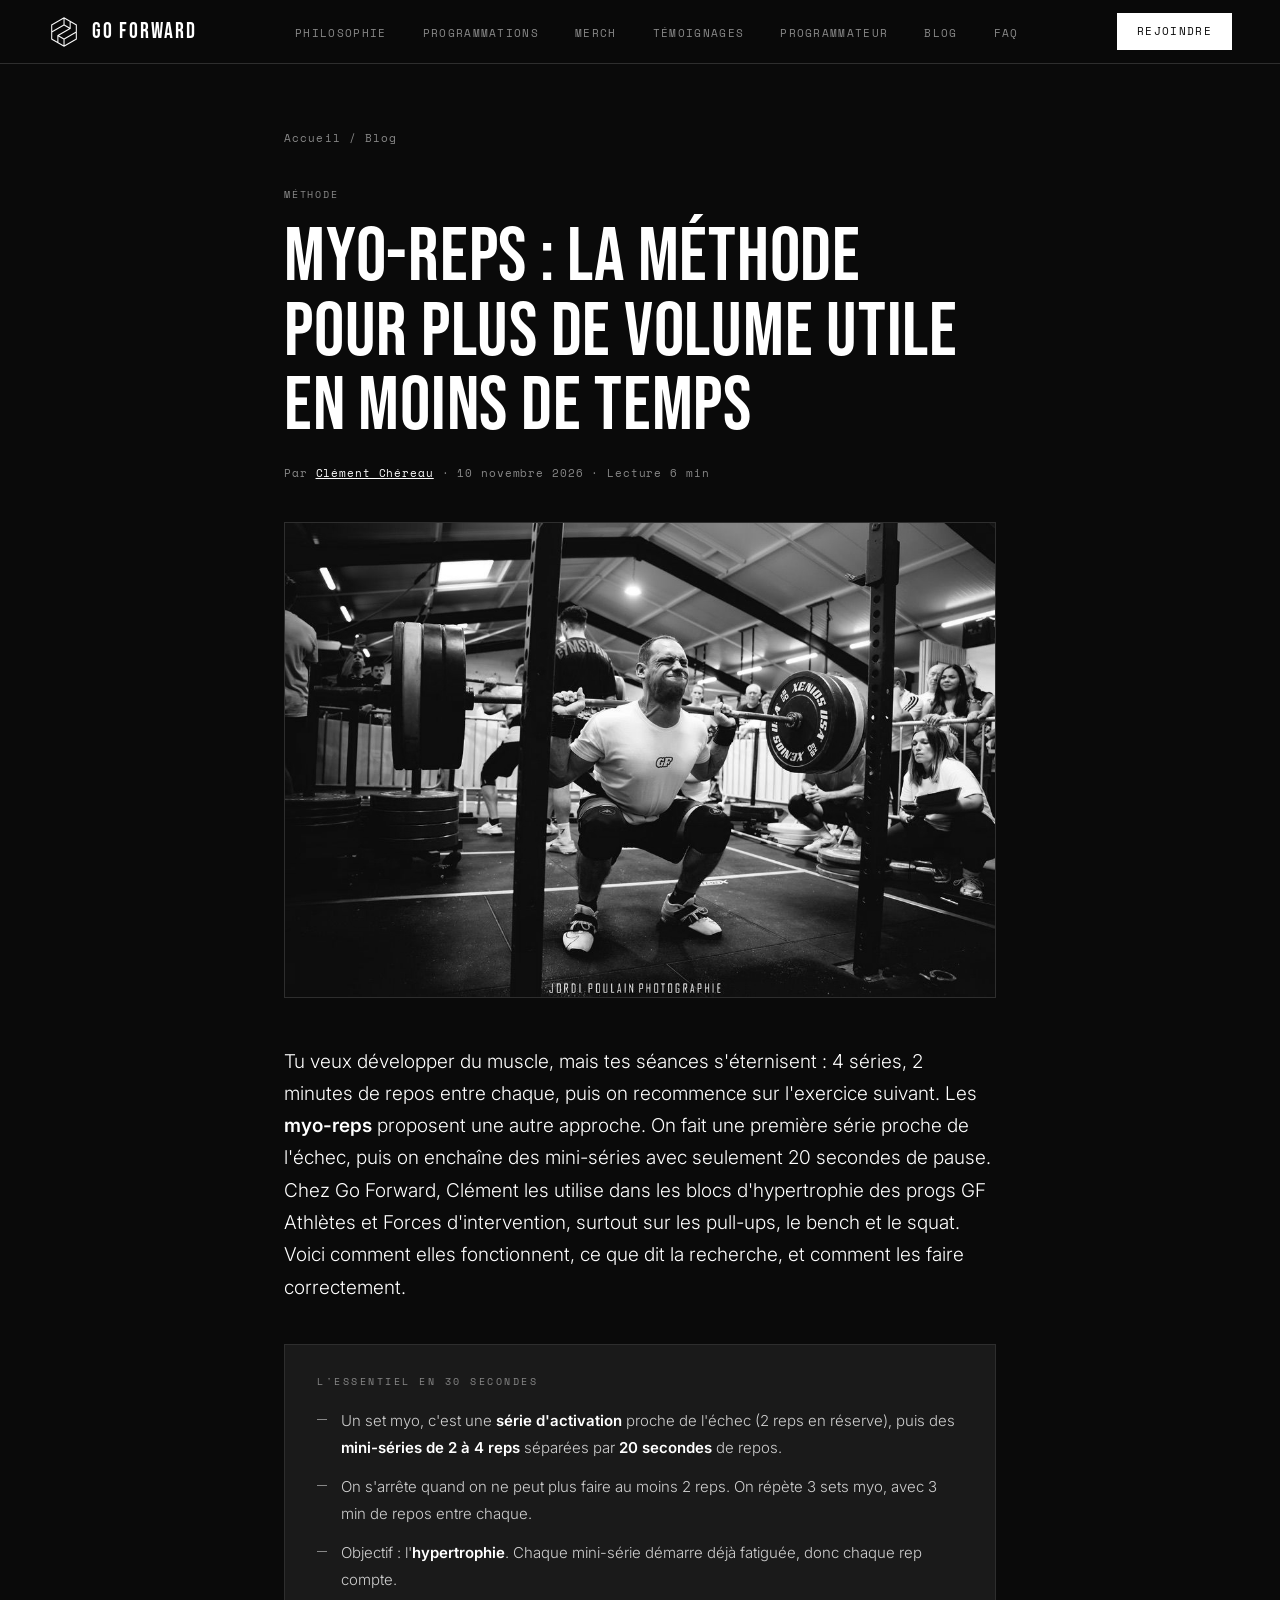
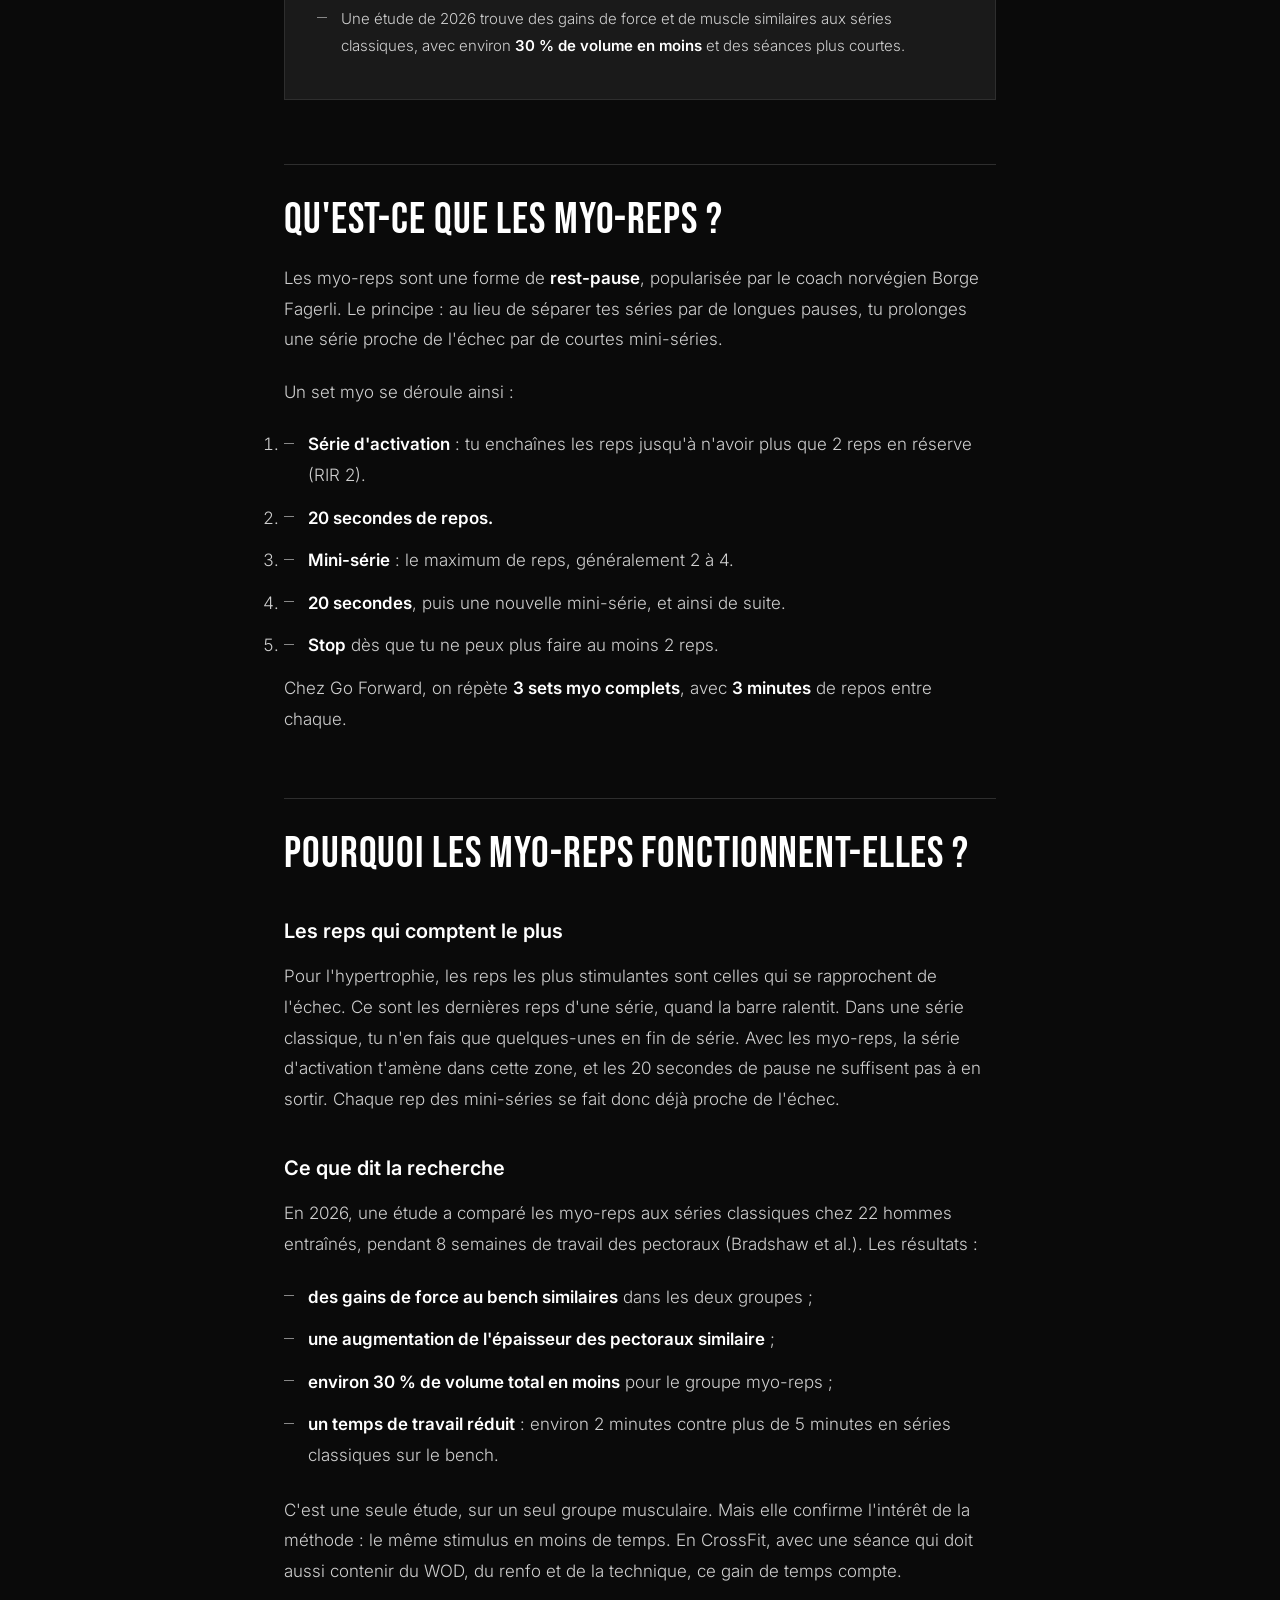
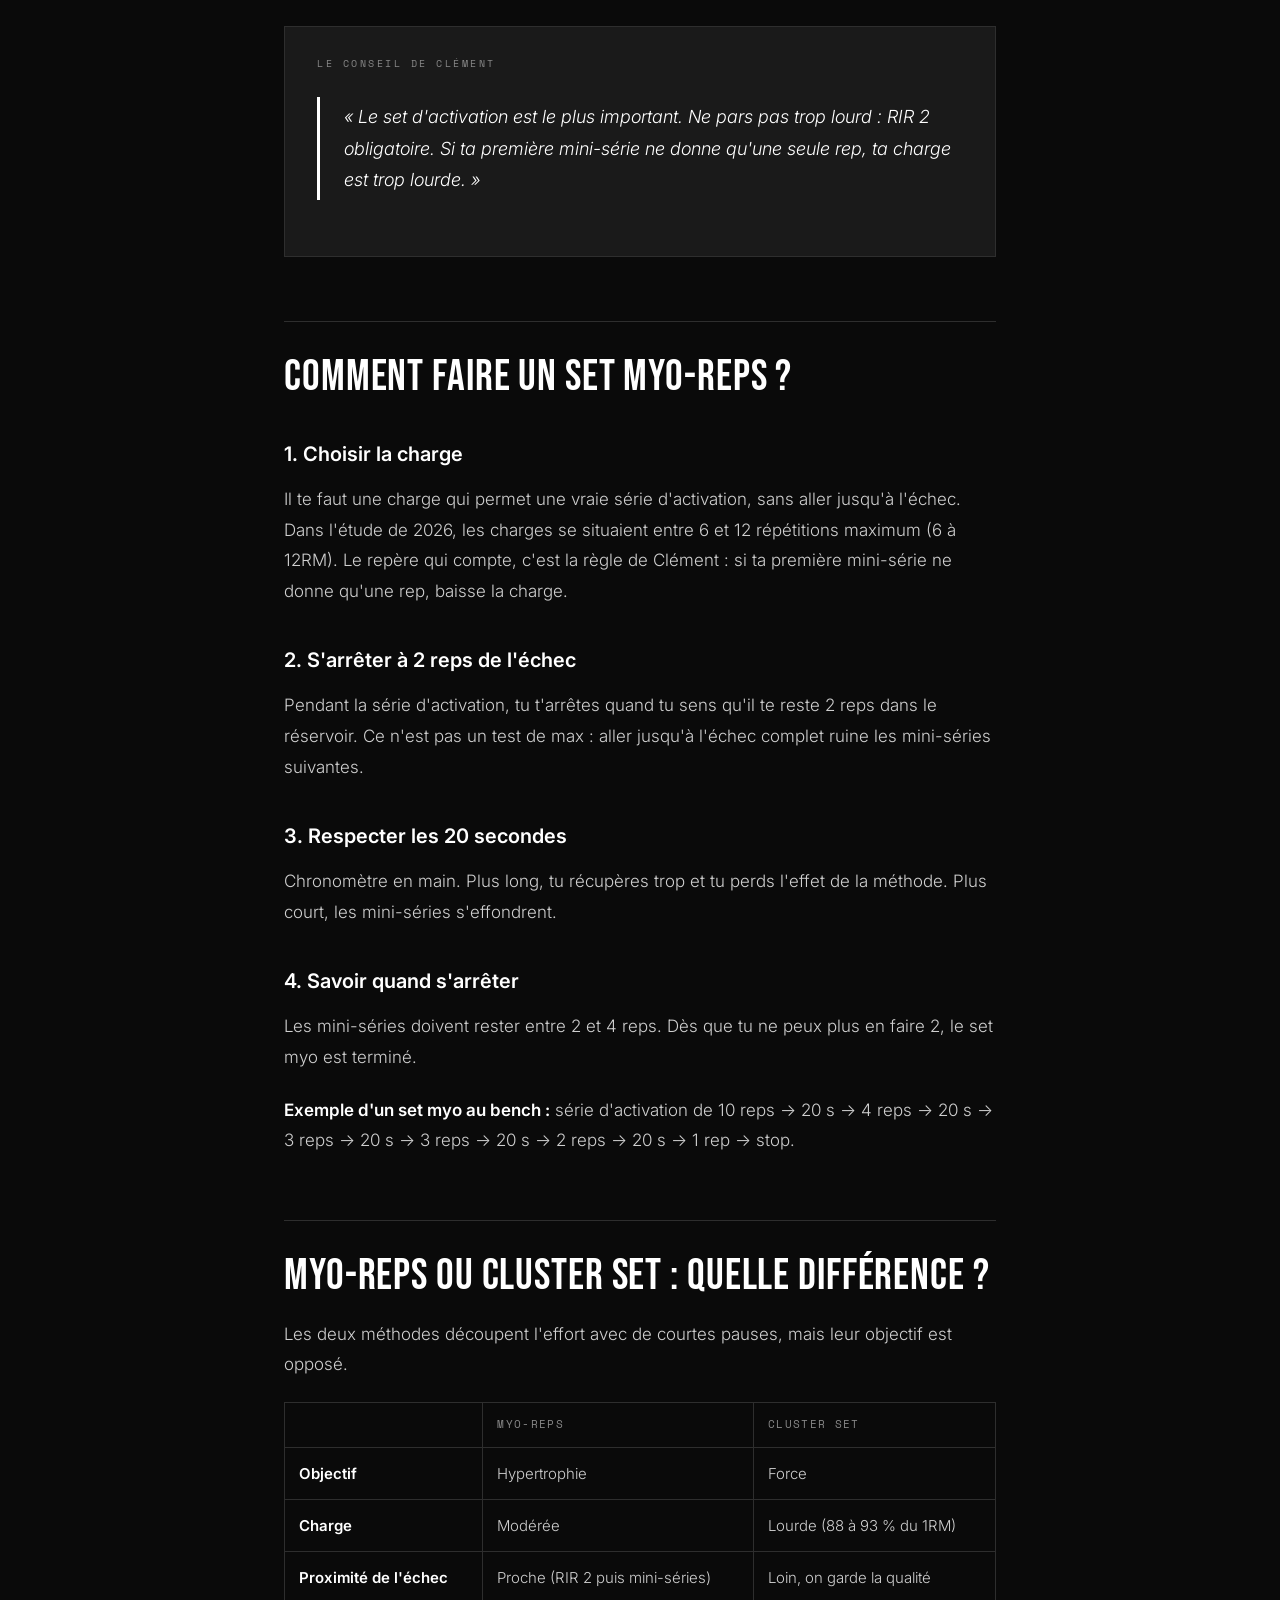
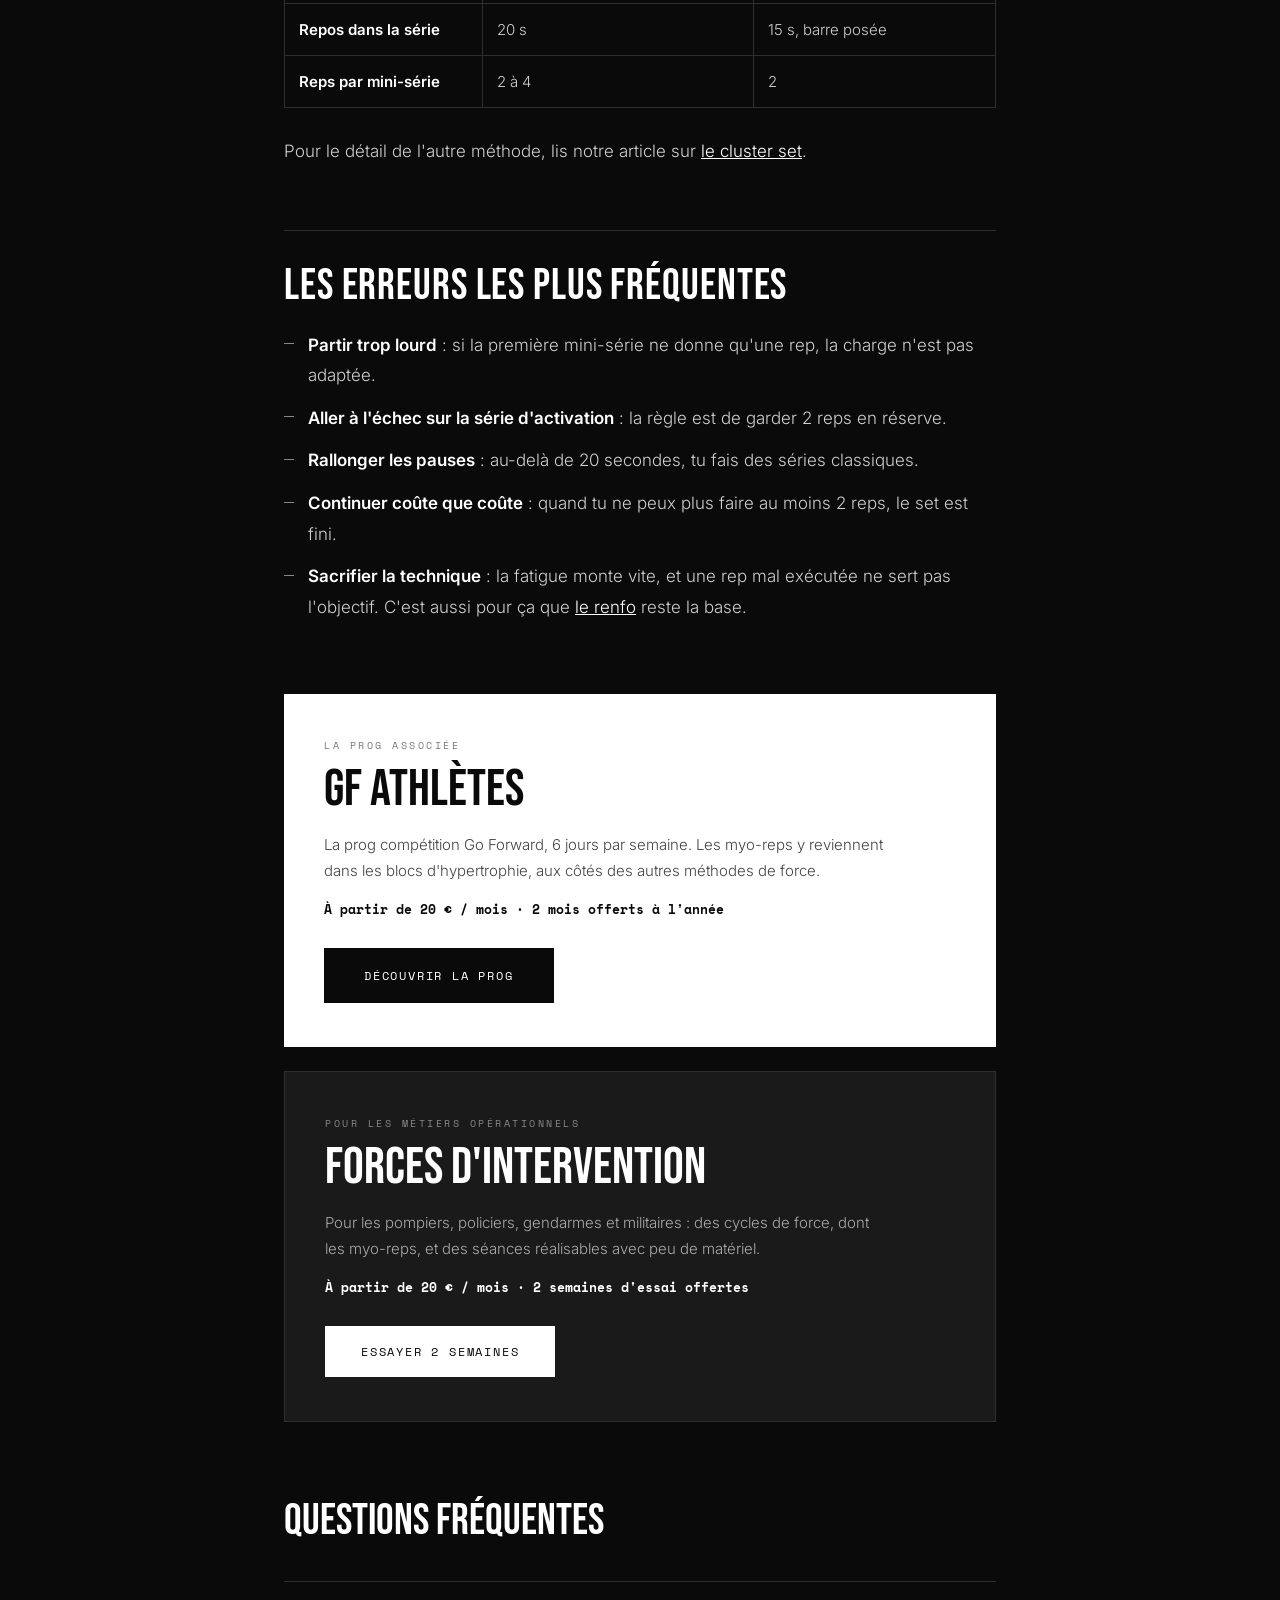
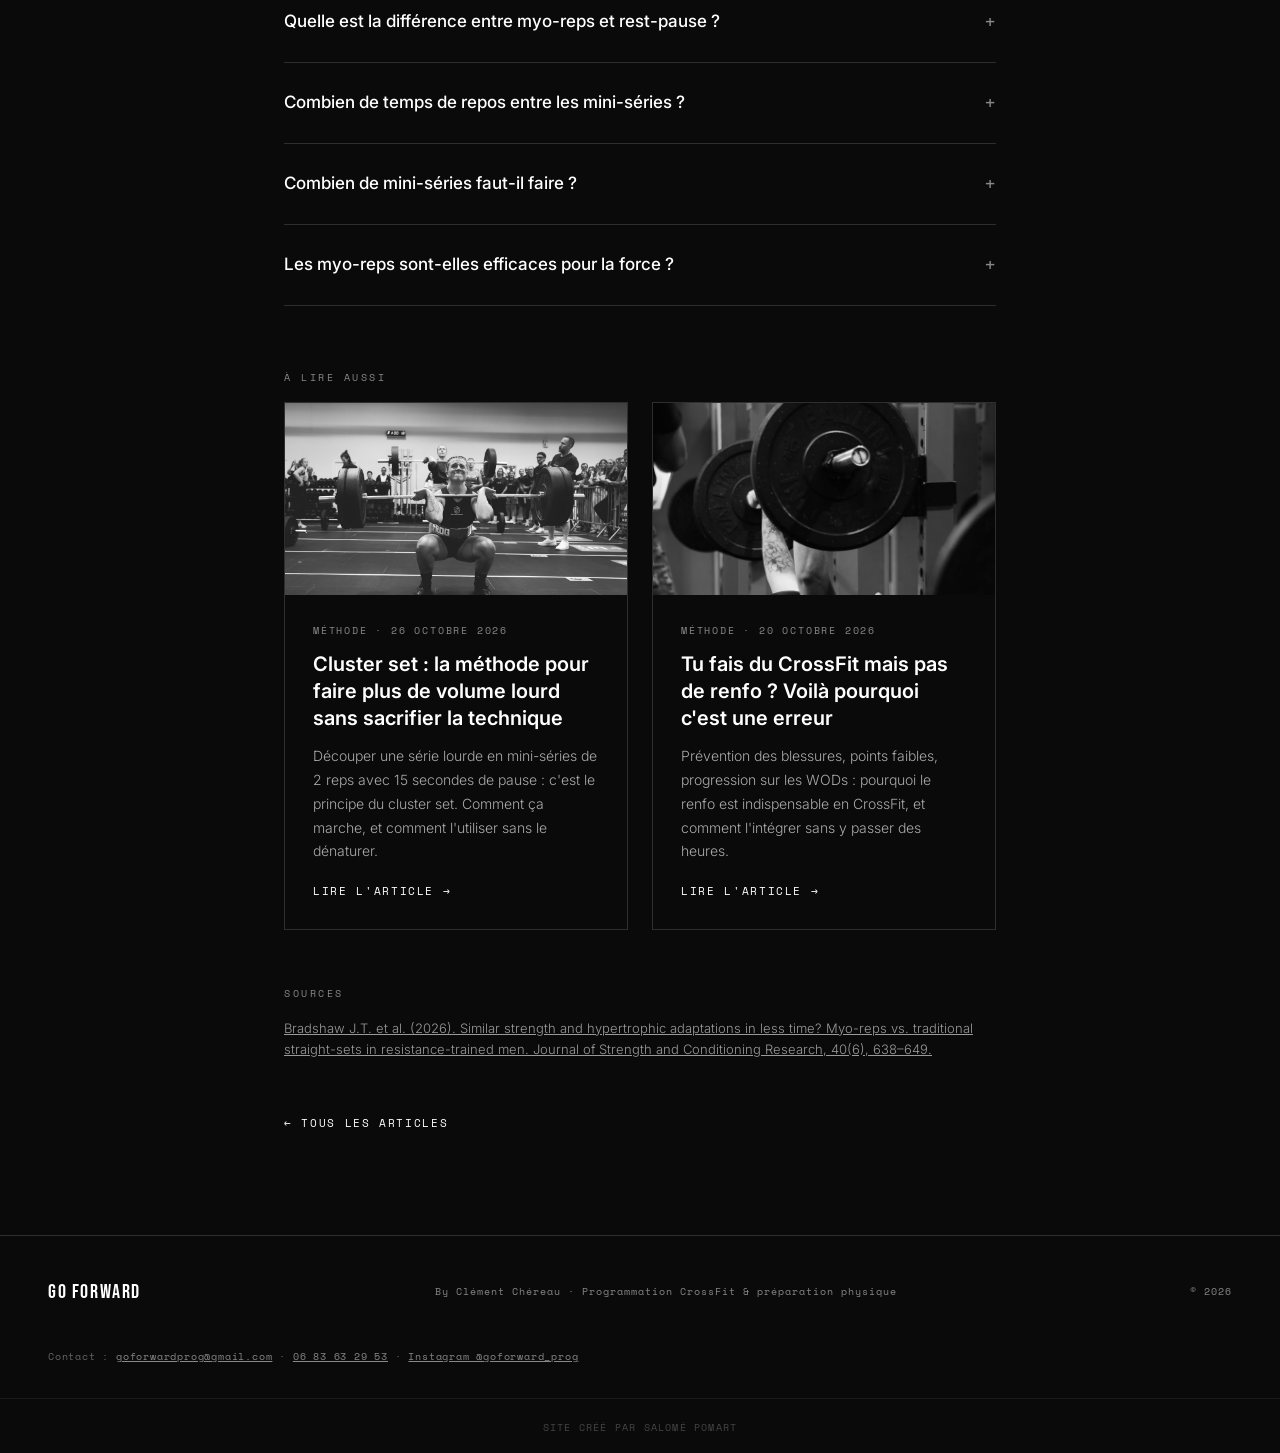
<file: blog/myo-reps/index.html>
<!DOCTYPE html>
<html lang="fr">
<head>
<meta charset="UTF-8">
<meta name="viewport" content="width=device-width, initial-scale=1.0">
<title>Myo-reps : plus de volume utile en moins de temps | Go Forward</title>
<meta name="description" content="Myo-reps : série d&#x27;activation, mini-séries de 2 à 4 reps, 20 s de repos. Comment ça marche, ce que dit la recherche et les erreurs à éviter.">
<meta name="robots" content="index, follow, max-image-preview:large">
<link rel="canonical" href="https://goforward-prog.com/blog/myo-reps/">
<meta name="theme-color" content="#0A0A0A">
<link rel="icon" href="../../favicon.ico" sizes="any">
<link rel="icon" type="image/png" sizes="32x32" href="../../favicon-32.png">
<link rel="apple-touch-icon" href="../../apple-touch-icon.png">
<link rel="manifest" href="../../site.webmanifest">
<meta property="og:type" content="article">
<meta property="og:locale" content="fr_FR">
<meta property="og:site_name" content="Go Forward">
<meta property="og:title" content="Myo-reps : plus de volume utile en moins de temps | Go Forward">
<meta property="og:description" content="Myo-reps : série d&#x27;activation, mini-séries de 2 à 4 reps, 20 s de repos. Comment ça marche, ce que dit la recherche et les erreurs à éviter.">
<meta property="og:url" content="https://goforward-prog.com/blog/myo-reps/">
<meta property="og:image" content="https://goforward-prog.com/blog/images/myo-reps-back-squat-crossfit.jpg">
<meta name="twitter:card" content="summary_large_image">
<meta name="twitter:title" content="Myo-reps : plus de volume utile en moins de temps | Go Forward">
<meta name="twitter:description" content="Myo-reps : série d&#x27;activation, mini-séries de 2 à 4 reps, 20 s de repos. Comment ça marche, ce que dit la recherche et les erreurs à éviter.">
<meta name="twitter:image" content="https://goforward-prog.com/blog/images/myo-reps-back-squat-crossfit.jpg">
<link rel="preconnect" href="https://fonts.googleapis.com">
<link href="https://fonts.googleapis.com/css2?family=Bebas+Neue&family=Inter:wght@300;400;500;600&family=Space+Mono:wght@400;700&display=swap" rel="stylesheet">
<link rel="stylesheet" href="../../assets/site.css">
<script type="application/ld+json">
{
 "@context": "https://schema.org",
 "@graph": [
  {
   "@type": "BlogPosting",
   "headline": "Myo-reps : la méthode pour plus de volume utile en moins de temps",
   "description": "Myo-reps : série d'activation, mini-séries de 2 à 4 reps, 20 s de repos. Comment ça marche, ce que dit la recherche et les erreurs à éviter.",
   "image": "https://goforward-prog.com/blog/images/myo-reps-back-squat-crossfit.jpg",
   "datePublished": "2026-11-10",
   "dateModified": "2026-11-10",
   "inLanguage": "fr-FR",
   "author": {
    "@type": "Person",
    "@id": "https://goforward-prog.com/#clement",
    "name": "Clément Chéreau",
    "url": "https://goforward-prog.com/#clement"
   },
   "publisher": {
    "@type": "Organization",
    "@id": "https://goforward-prog.com/#org",
    "name": "Go Forward",
    "url": "https://goforward-prog.com/"
   },
   "mainEntityOfPage": "https://goforward-prog.com/blog/myo-reps/"
  },
  {
   "@type": "BreadcrumbList",
   "itemListElement": [
    {"@type": "ListItem", "position": 1, "name": "Accueil", "item": "https://goforward-prog.com/"},
    {"@type": "ListItem", "position": 2, "name": "Blog", "item": "https://goforward-prog.com/blog/"},
    {"@type": "ListItem", "position": 3, "name": "Myo-reps : la méthode pour plus de volume utile en moins de temps", "item": "https://goforward-prog.com/blog/myo-reps/"}
   ]
  },
  {
   "@type": "FAQPage",
   "mainEntity": [
    {
     "@type": "Question",
     "name": "Quelle est la différence entre myo-reps et rest-pause ?",
     "acceptedAnswer": {"@type": "Answer", "text": "Les myo-reps sont une forme de rest-pause : une série proche de l'échec, puis des mini-séries avec de courtes pauses. Leur particularité est la série d'activation, suivie de mini-séries de 2 à 4 reps avec 20 secondes de repos."}
    },
    {
     "@type": "Question",
     "name": "Combien de temps de repos entre les mini-séries ?",
     "acceptedAnswer": {"@type": "Answer", "text": "20 secondes. Puis 3 minutes entre deux sets myo complets."}
    },
    {
     "@type": "Question",
     "name": "Combien de mini-séries faut-il faire ?",
     "acceptedAnswer": {"@type": "Answer", "text": "Autant que possible tant que tu fais au moins 2 reps. Dès que tu n'y arrives plus, le set est terminé."}
    },
    {
     "@type": "Question",
     "name": "Les myo-reps sont-elles efficaces pour la force ?",
     "acceptedAnswer": {"@type": "Answer", "text": "Elles visent surtout l'hypertrophie. Dans l'étude de 2026, la force au bench a progressé autant qu'avec des séries classiques. Pour un travail de force lourd, le cluster set est plus adapté."}
    }
   ]
  }
 ]
}
</script>
</head>
<body class="blog-page">
<nav>
  <a href="../../index.html" class="nav-logo"><img src="../../assets/logo-nav.png" alt="Logo Go Forward" width="28" height="28">GO FORWARD</a>
  <ul class="nav-links">
    <li><a href="../../index.html#philosophie">Philosophie</a></li>
    <li><a href="../../index.html#programmations">Programmations</a></li>
    <li><a href="../../index.html#merch">Merch</a></li>
    <li><a href="../../index.html#temoignages">Témoignages</a></li>
    <li><a href="../../index.html#clement">Programmateur</a></li>
    <li><a href="../../blog/">Blog</a></li>
    <li><a href="../../index.html#faq">FAQ</a></li>
  </ul>
  <a href="https://train.strivee.app/fr/p/goforward" target="_blank" rel="noopener" class="nav-cta">Rejoindre</a>
  <div class="hamburger" onclick="toggleMenu()">
    <span></span><span></span><span></span>
  </div>
</nav>

<main class="article-wrap">
  <p class="breadcrumb"><a href="../../index.html">Accueil</a> / <a href="../../blog/">Blog</a></p>
  <span class="blog-card-tag">Méthode</span>
  <h1 class="article-title">Myo-reps : la méthode pour plus de volume utile en moins de temps</h1>
  <p class="article-meta">Par <a href="../../index.html#clement">Clément Chéreau</a> · 10 novembre 2026 · Lecture 6 min</p>
  <img class="article-cover" src="../../blog/images/myo-reps-back-squat-crossfit.jpg" alt="Athlète en position basse de back squat dans un rack, en plein effort pendant une compétition de CrossFit">

  <article class="article-body">

<p class="lead">Tu veux développer du muscle, mais tes séances s'éternisent : 4 séries, 2 minutes de repos entre chaque, puis on recommence sur l'exercice suivant. Les <strong>myo-reps</strong> proposent une autre approche. On fait une première série proche de l'échec, puis on enchaîne des mini-séries avec seulement 20 secondes de pause. Chez Go Forward, Clément les utilise dans les blocs d'hypertrophie des progs GF Athlètes et Forces d'intervention, surtout sur les pull-ups, le bench et le squat. Voici comment elles fonctionnent, ce que dit la recherche, et comment les faire correctement.</p>

<div class="tldr">
  <p class="tldr-label">L'essentiel en 30 secondes</p>
  <ul>
    <li>Un set myo, c'est une <strong>série d'activation</strong> proche de l'échec (2 reps en réserve), puis des <strong>mini-séries de 2 à 4 reps</strong> séparées par <strong>20 secondes</strong> de repos.</li>
    <li>On s'arrête quand on ne peut plus faire au moins 2 reps. On répète 3 sets myo, avec 3 min de repos entre chaque.</li>
    <li>Objectif : l'<strong>hypertrophie</strong>. Chaque mini-série démarre déjà fatiguée, donc chaque rep compte.</li>
    <li>Une étude de 2026 trouve des gains de force et de muscle similaires aux séries classiques, avec environ <strong>30 % de volume en moins</strong> et des séances plus courtes.</li>
  </ul>
</div>

<h2>Qu'est-ce que les myo-reps ?</h2>
<p>Les myo-reps sont une forme de <strong>rest-pause</strong>, popularisée par le coach norvégien Borge Fagerli. Le principe : au lieu de séparer tes séries par de longues pauses, tu prolonges une série proche de l'échec par de courtes mini-séries.</p>
<p>Un set myo se déroule ainsi :</p>
<ol>
  <li><strong>Série d'activation</strong> : tu enchaînes les reps jusqu'à n'avoir plus que 2 reps en réserve (RIR 2).</li>
  <li><strong>20 secondes de repos.</strong></li>
  <li><strong>Mini-série</strong> : le maximum de reps, généralement 2 à 4.</li>
  <li><strong>20 secondes</strong>, puis une nouvelle mini-série, et ainsi de suite.</li>
  <li><strong>Stop</strong> dès que tu ne peux plus faire au moins 2 reps.</li>
</ol>
<p>Chez Go Forward, on répète <strong>3 sets myo complets</strong>, avec <strong>3 minutes</strong> de repos entre chaque.</p>

<h2>Pourquoi les myo-reps fonctionnent-elles ?</h2>
<h3>Les reps qui comptent le plus</h3>
<p>Pour l'hypertrophie, les reps les plus stimulantes sont celles qui se rapprochent de l'échec. Ce sont les dernières reps d'une série, quand la barre ralentit. Dans une série classique, tu n'en fais que quelques-unes en fin de série. Avec les myo-reps, la série d'activation t'amène dans cette zone, et les 20 secondes de pause ne suffisent pas à en sortir. Chaque rep des mini-séries se fait donc déjà proche de l'échec.</p>
<h3>Ce que dit la recherche</h3>
<p>En 2026, une étude a comparé les myo-reps aux séries classiques chez 22 hommes entraînés, pendant 8 semaines de travail des pectoraux (Bradshaw et al.). Les résultats :</p>
<ul>
  <li><strong>des gains de force au bench similaires</strong> dans les deux groupes ;</li>
  <li><strong>une augmentation de l'épaisseur des pectoraux similaire</strong> ;</li>
  <li><strong>environ 30 % de volume total en moins</strong> pour le groupe myo-reps ;</li>
  <li><strong>un temps de travail réduit</strong> : environ 2 minutes contre plus de 5 minutes en séries classiques sur le bench.</li>
</ul>
<p>C'est une seule étude, sur un seul groupe musculaire. Mais elle confirme l'intérêt de la méthode : le même stimulus en moins de temps. En CrossFit, avec une séance qui doit aussi contenir du WOD, du renfo et de la technique, ce gain de temps compte.</p>

<div class="tldr">
  <p class="tldr-label">Le conseil de Clément</p>
  <blockquote>« Le set d'activation est le plus important. Ne pars pas trop lourd : RIR 2 obligatoire. Si ta première mini-série ne donne qu'une seule rep, ta charge est trop lourde. »</blockquote>
</div>

<h2>Comment faire un set myo-reps ?</h2>
<h3>1. Choisir la charge</h3>
<p>Il te faut une charge qui permet une vraie série d'activation, sans aller jusqu'à l'échec. Dans l'étude de 2026, les charges se situaient entre 6 et 12 répétitions maximum (6 à 12RM). Le repère qui compte, c'est la règle de Clément : si ta première mini-série ne donne qu'une rep, baisse la charge.</p>
<h3>2. S'arrêter à 2 reps de l'échec</h3>
<p>Pendant la série d'activation, tu t'arrêtes quand tu sens qu'il te reste 2 reps dans le réservoir. Ce n'est pas un test de max : aller jusqu'à l'échec complet ruine les mini-séries suivantes.</p>
<h3>3. Respecter les 20 secondes</h3>
<p>Chronomètre en main. Plus long, tu récupères trop et tu perds l'effet de la méthode. Plus court, les mini-séries s'effondrent.</p>
<h3>4. Savoir quand s'arrêter</h3>
<p>Les mini-séries doivent rester entre 2 et 4 reps. Dès que tu ne peux plus en faire 2, le set myo est terminé.</p>
<p><strong>Exemple d'un set myo au bench :</strong> série d'activation de 10 reps → 20 s → 4 reps → 20 s → 3 reps → 20 s → 3 reps → 20 s → 2 reps → 20 s → 1 rep → stop.</p>

<h2>Myo-reps ou cluster set : quelle différence ?</h2>
<p>Les deux méthodes découpent l'effort avec de courtes pauses, mais leur objectif est opposé.</p>
<table class="article-table">
  <thead><tr><th></th><th>Myo-reps</th><th>Cluster set</th></tr></thead>
  <tbody>
    <tr><td>Objectif</td><td>Hypertrophie</td><td>Force</td></tr>
    <tr><td>Charge</td><td>Modérée</td><td>Lourde (88 à 93 % du 1RM)</td></tr>
    <tr><td>Proximité de l'échec</td><td>Proche (RIR 2 puis mini-séries)</td><td>Loin, on garde la qualité</td></tr>
    <tr><td>Repos dans la série</td><td>20 s</td><td>15 s, barre posée</td></tr>
    <tr><td>Reps par mini-série</td><td>2 à 4</td><td>2</td></tr>
  </tbody>
</table>
<p>Pour le détail de l'autre méthode, lis notre article sur <a href="../cluster-set/">le cluster set</a>.</p>

<h2>Les erreurs les plus fréquentes</h2>
<ul>
  <li><strong>Partir trop lourd</strong> : si la première mini-série ne donne qu'une rep, la charge n'est pas adaptée.</li>
  <li><strong>Aller à l'échec sur la série d'activation</strong> : la règle est de garder 2 reps en réserve.</li>
  <li><strong>Rallonger les pauses</strong> : au-delà de 20 secondes, tu fais des séries classiques.</li>
  <li><strong>Continuer coûte que coûte</strong> : quand tu ne peux plus faire au moins 2 reps, le set est fini.</li>
  <li><strong>Sacrifier la technique</strong> : la fatigue monte vite, et une rep mal exécutée ne sert pas l'objectif. C'est aussi pour ça que <a href="../renforcement-musculaire-crossfit/">le renfo</a> reste la base.</li>
</ul>

  </article>

  <aside class="cta-box">
    <p class="cta-box-label">La prog associée</p>
    <p class="cta-box-name">GF Athlètes</p>
    <p class="cta-box-text">La prog compétition Go Forward, 6 jours par semaine. Les myo-reps y reviennent dans les blocs d'hypertrophie, aux côtés des autres méthodes de force.</p>
    <p class="cta-box-price">À partir de 20 € / mois · 2 mois offerts à l&#x27;année</p>
    <a href="https://train.strivee.app/fr/program/FEyrRCor2bPTjDDfxggW" target="_blank" rel="noopener" class="btn-dark">Découvrir la prog</a>
  </aside>
  <aside class="cta-box cta-box--alt">
    <p class="cta-box-label">Pour les métiers opérationnels</p>
    <p class="cta-box-name">Forces d&#x27;intervention</p>
    <p class="cta-box-text">Pour les pompiers, policiers, gendarmes et militaires : des cycles de force, dont les myo-reps, et des séances réalisables avec peu de matériel.</p>
    <p class="cta-box-price">À partir de 20 € / mois · 2 semaines d&#x27;essai offertes</p>
    <a href="https://train.strivee.app/fr/program/WdYHjESomi0qyPzzwrEf" target="_blank" rel="noopener" class="btn-primary">Essayer 2 semaines</a>
  </aside>

  <div class="article-faq">
    <h2>Questions fréquentes</h2>
    <div class="faq-list">
    <details class="faq-item">
      <summary>Quelle est la différence entre myo-reps et rest-pause ?</summary>
      <p>Les myo-reps sont une forme de rest-pause : une série proche de l'échec, puis des mini-séries avec de courtes pauses. Leur particularité est la série d'activation, suivie de mini-séries de 2 à 4 reps avec 20 secondes de repos.</p>
    </details>
    <details class="faq-item">
      <summary>Combien de temps de repos entre les mini-séries ?</summary>
      <p>20 secondes. Puis 3 minutes entre deux sets myo complets.</p>
    </details>
    <details class="faq-item">
      <summary>Combien de mini-séries faut-il faire ?</summary>
      <p>Autant que possible tant que tu fais au moins 2 reps. Dès que tu n'y arrives plus, le set est terminé.</p>
    </details>
    <details class="faq-item">
      <summary>Les myo-reps sont-elles efficaces pour la force ?</summary>
      <p>Elles visent surtout l'hypertrophie. Dans l'étude de 2026, la force au bench a progressé autant qu'avec des séries classiques. Pour un travail de force lourd, le cluster set est plus adapté.</p>
    </details>
    </div>
  </div>

  <div class="article-related">
    <p class="tldr-label">À lire aussi</p>
    <div class="blog-grid">
    <a class="blog-card" href="../../blog/cluster-set/">
      <img loading="lazy" src="../../blog/images/cluster-set-front-squat-crossfit.jpg" alt="Athlète en position basse de front squat avec une barre chargée, pendant une compétition de CrossFit devant le public">
      <div class="blog-card-body">
        <span class="blog-card-tag">Méthode · 26 octobre 2026</span>
        <h3 class="blog-card-title">Cluster set : la méthode pour faire plus de volume lourd sans sacrifier la technique</h3>
        <p class="blog-card-excerpt">Découper une série lourde en mini-séries de 2 reps avec 15 secondes de pause : c&#x27;est le principe du cluster set. Comment ça marche, et comment l&#x27;utiliser sans le dénaturer.</p>
        <span class="blog-card-more">Lire l'article →</span>
      </div>
    </a>
    <a class="blog-card" href="../../blog/renforcement-musculaire-crossfit/">
      <img loading="lazy" src="../../blog/images/renforcement-musculaire-crossfit.jpg" alt="Athlète en développé couché avec une barre chargée, travail de renforcement">
      <div class="blog-card-body">
        <span class="blog-card-tag">Méthode · 20 octobre 2026</span>
        <h3 class="blog-card-title">Tu fais du CrossFit mais pas de renfo ? Voilà pourquoi c&#x27;est une erreur</h3>
        <p class="blog-card-excerpt">Prévention des blessures, points faibles, progression sur les WODs : pourquoi le renfo est indispensable en CrossFit, et comment l&#x27;intégrer sans y passer des heures.</p>
        <span class="blog-card-more">Lire l'article →</span>
      </div>
    </a>
    </div>
  </div>
  <div class="article-sources">
    <p class="tldr-label">Sources</p>
    <ul>
    <li><a href="https://doi.org/10.1519/JSC.0000000000005388" target="_blank" rel="noopener">Bradshaw J.T. et al. (2026). Similar strength and hypertrophic adaptations in less time? Myo-reps vs. traditional straight-sets in resistance-trained men. Journal of Strength and Conditioning Research, 40(6), 638–649.</a></li>
    </ul>
  </div>

  <a class="back-link" href="../../blog/">← Tous les articles</a>
</main>

<footer>
  <span class="footer-logo">GO FORWARD</span>
  <span class="footer-text">By Clément Chéreau · Programmation CrossFit &amp; préparation physique</span>
  <span class="footer-text">© 2026</span>
</footer>
<p class="footer-seo">Contact : <a href="mailto:goforwardprog@gmail.com">goforwardprog@gmail.com</a> · <a href="tel:+33683632953">06 83 63 29 53</a> · <a href="https://www.instagram.com/goforward_prog/" target="_blank" rel="noopener">Instagram @goforward_prog</a></p>
<div style="background:var(--black); border-top:1px solid #1a1a1a; padding:14px 48px; text-align:center;">
  <span style="font-family:'Space Mono',monospace; font-size:10px; letter-spacing:0.12em; color:#444; text-transform:uppercase;">Site créé par Salomé Pomart</span>
</div>
<script>
  function toggleMenu() {
    const l = document.querySelector('.nav-links');
    if (l.style.display === 'flex') { l.style.display = 'none'; return; }
    Object.assign(l.style, {display:'flex', flexDirection:'column', position:'fixed', top:'64px', left:'0', right:'0',
      background:'rgba(10,10,10,0.97)', padding:'24px', gap:'20px', borderBottom:'1px solid #2E2E2E'});
  }
</script>
</body>
</html>
</file>
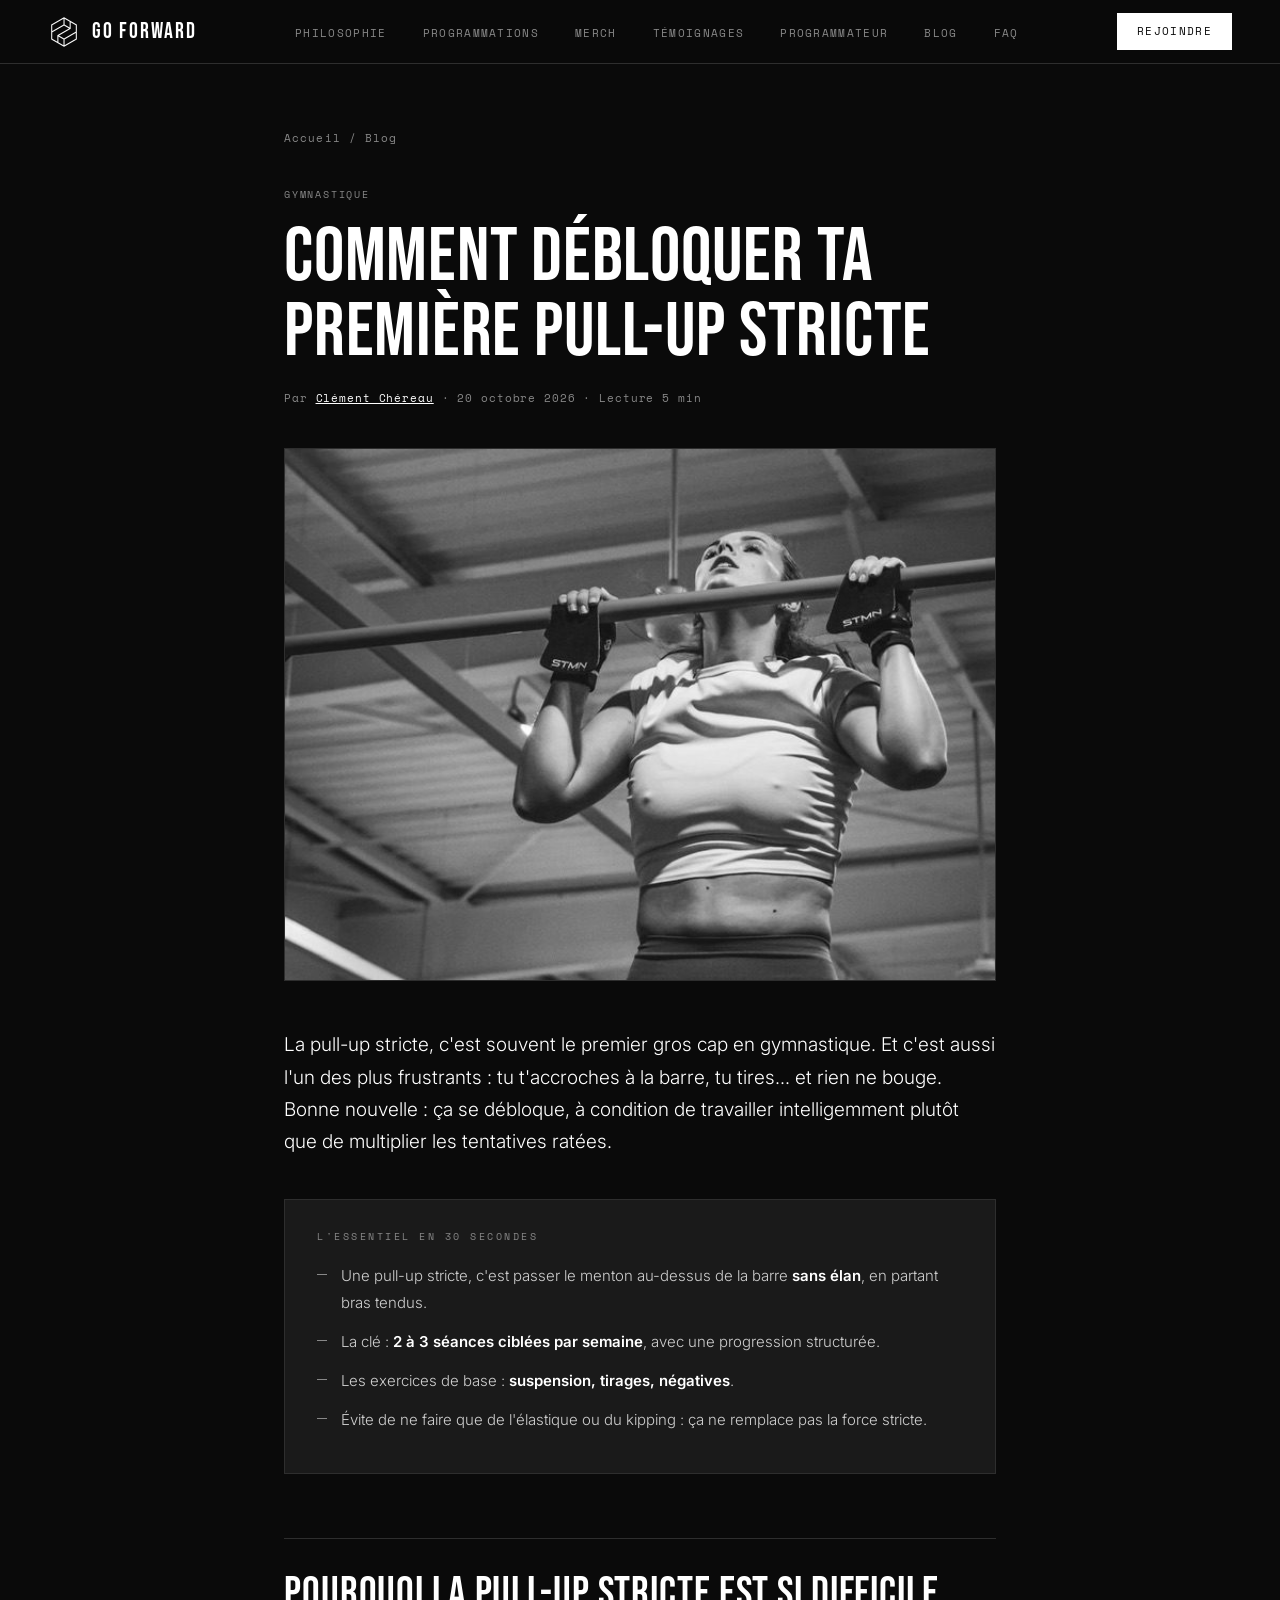
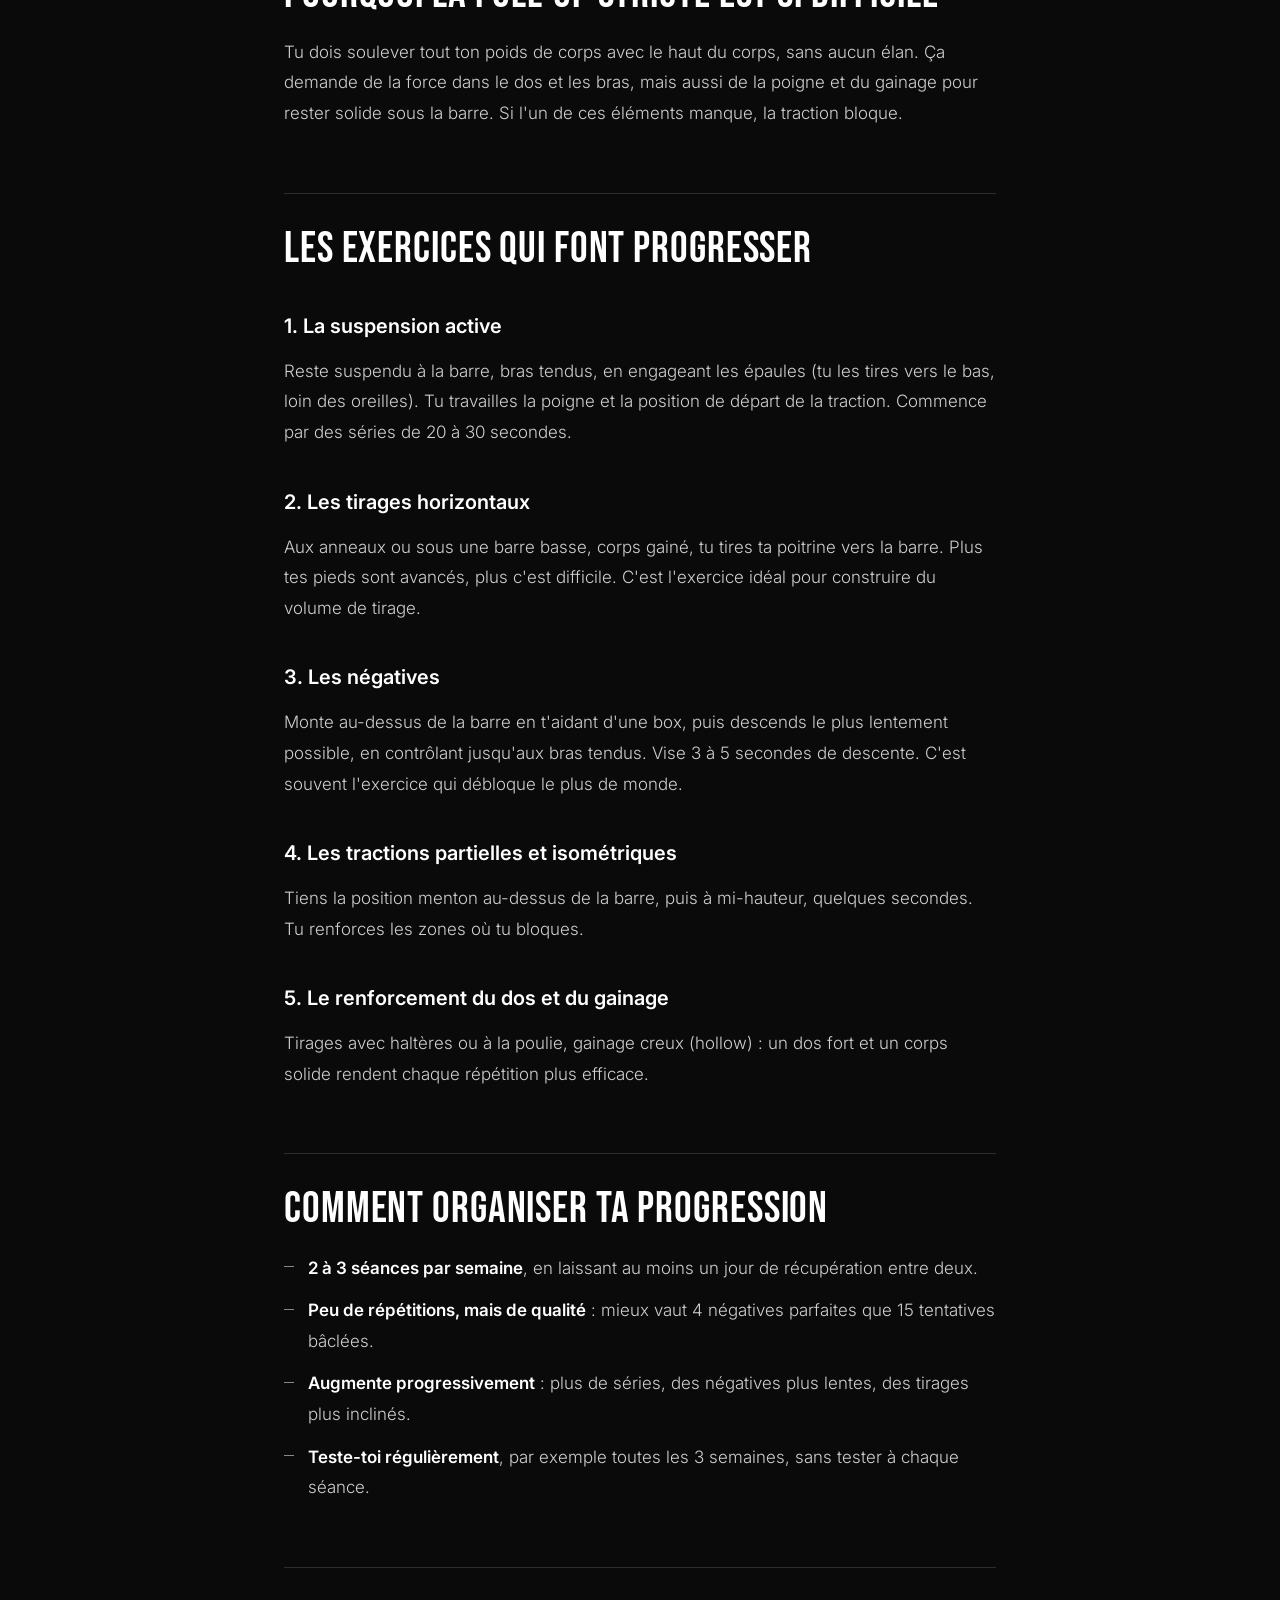
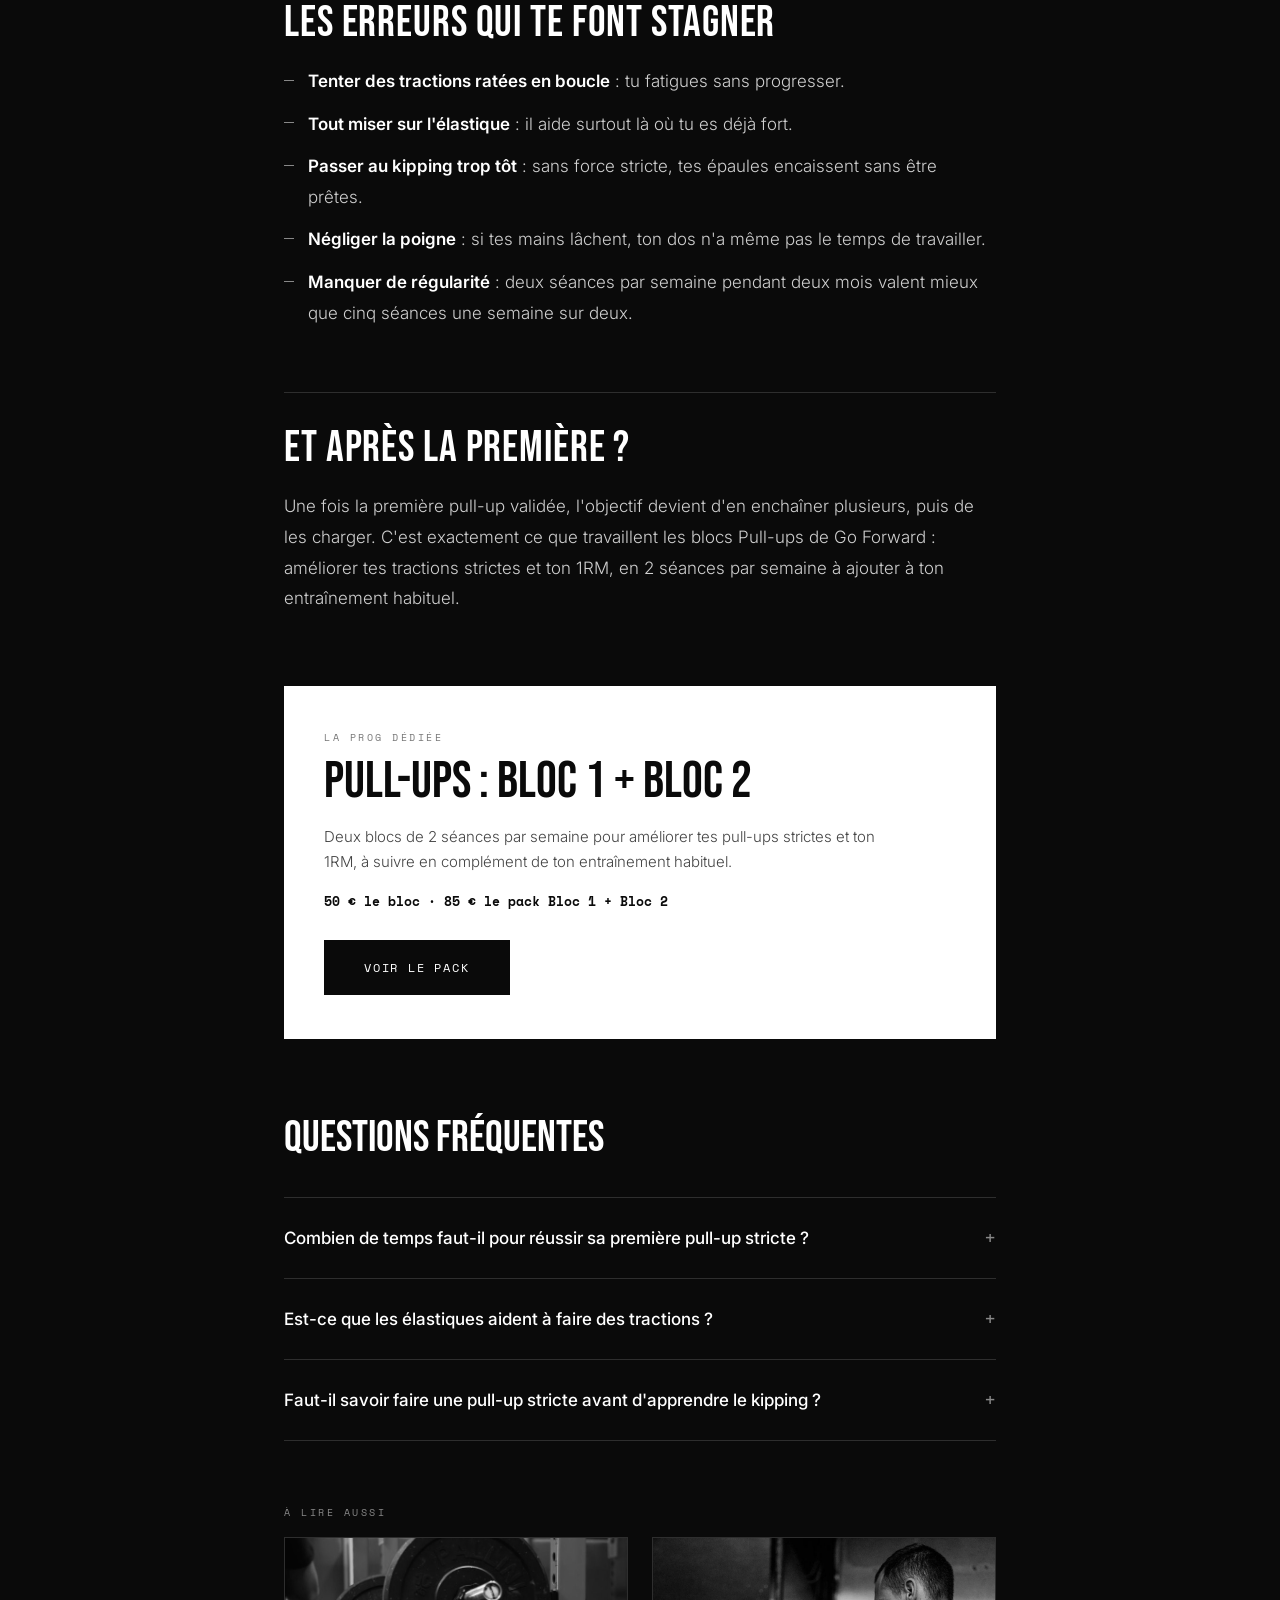
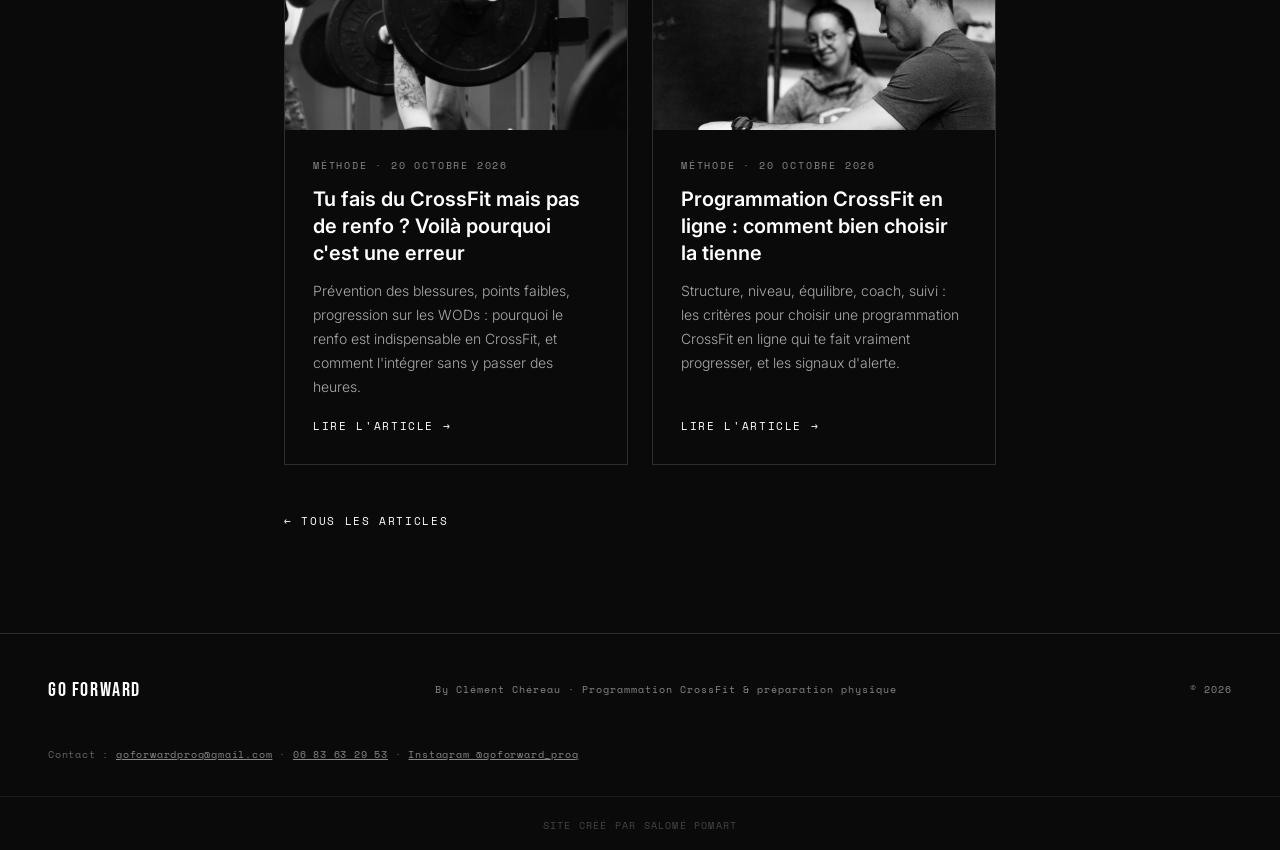
<file: blog/premiere-pull-up-stricte/index.html>
<!DOCTYPE html>
<html lang="fr">
<head>
<meta charset="UTF-8">
<meta name="viewport" content="width=device-width, initial-scale=1.0">
<title>Première pull-up stricte : la méthode pour y arriver | Go Forward</title>
<meta name="description" content="Tu n&#x27;arrives pas encore à faire une traction stricte ? Les exercices, la progression et les erreurs à éviter pour débloquer ta première pull-up stricte, puis enchaîner les répétitions.">
<meta name="robots" content="index, follow, max-image-preview:large">
<link rel="canonical" href="https://goforward-prog.com/blog/premiere-pull-up-stricte/">
<meta name="theme-color" content="#0A0A0A">
<link rel="icon" href="../../favicon.ico" sizes="any">
<link rel="icon" type="image/png" sizes="32x32" href="../../favicon-32.png">
<link rel="apple-touch-icon" href="../../apple-touch-icon.png">
<link rel="manifest" href="../../site.webmanifest">
<meta property="og:type" content="article">
<meta property="og:locale" content="fr_FR">
<meta property="og:site_name" content="Go Forward">
<meta property="og:title" content="Première pull-up stricte : la méthode pour y arriver | Go Forward">
<meta property="og:description" content="Tu n&#x27;arrives pas encore à faire une traction stricte ? Les exercices, la progression et les erreurs à éviter pour débloquer ta première pull-up stricte, puis enchaîner les répétitions.">
<meta property="og:url" content="https://goforward-prog.com/blog/premiere-pull-up-stricte/">
<meta property="og:image" content="https://goforward-prog.com/blog/images/premiere-pull-up-stricte.jpg">
<meta name="twitter:card" content="summary_large_image">
<meta name="twitter:title" content="Première pull-up stricte : la méthode pour y arriver | Go Forward">
<meta name="twitter:description" content="Tu n&#x27;arrives pas encore à faire une traction stricte ? Les exercices, la progression et les erreurs à éviter pour débloquer ta première pull-up stricte, puis enchaîner les répétitions.">
<meta name="twitter:image" content="https://goforward-prog.com/blog/images/premiere-pull-up-stricte.jpg">
<link rel="preconnect" href="https://fonts.googleapis.com">
<link href="https://fonts.googleapis.com/css2?family=Bebas+Neue&family=Inter:wght@300;400;500;600&family=Space+Mono:wght@400;700&display=swap" rel="stylesheet">
<link rel="stylesheet" href="../../assets/site.css">
<script type="application/ld+json">
{
 "@context": "https://schema.org",
 "@graph": [
  {
   "@type": "BlogPosting",
   "headline": "Comment débloquer ta première pull-up stricte",
   "description": "Tu n'arrives pas encore à faire une traction stricte ? Les exercices, la progression et les erreurs à éviter pour débloquer ta première pull-up stricte, puis enchaîner les répétitions.",
   "image": "https://goforward-prog.com/blog/images/premiere-pull-up-stricte.jpg",
   "datePublished": "2026-10-20",
   "dateModified": "2026-10-20",
   "inLanguage": "fr-FR",
   "author": {
    "@type": "Person",
    "@id": "https://goforward-prog.com/#clement",
    "name": "Clément Chéreau",
    "url": "https://goforward-prog.com/#clement"
   },
   "publisher": {
    "@type": "Organization",
    "@id": "https://goforward-prog.com/#org",
    "name": "Go Forward",
    "url": "https://goforward-prog.com/"
   },
   "mainEntityOfPage": "https://goforward-prog.com/blog/premiere-pull-up-stricte/"
  },
  {
   "@type": "BreadcrumbList",
   "itemListElement": [
    {
     "@type": "ListItem",
     "position": 1,
     "name": "Accueil",
     "item": "https://goforward-prog.com/"
    },
    {
     "@type": "ListItem",
     "position": 2,
     "name": "Blog",
     "item": "https://goforward-prog.com/blog/"
    },
    {
     "@type": "ListItem",
     "position": 3,
     "name": "Comment débloquer ta première pull-up stricte",
     "item": "https://goforward-prog.com/blog/premiere-pull-up-stricte/"
    }
   ]
  },
  {
   "@type": "FAQPage",
   "mainEntity": [
    {
     "@type": "Question",
     "name": "Combien de temps faut-il pour réussir sa première pull-up stricte ?",
     "acceptedAnswer": {
      "@type": "Answer",
      "text": "Ça dépend de ton point de départ : ton poids, ta force actuelle et ta régularité. Avec 2 à 3 séances ciblées par semaine et une progression structurée, la plupart des pratiquants progressent nettement en quelques semaines à quelques mois."
     }
    },
    {
     "@type": "Question",
     "name": "Est-ce que les élastiques aident à faire des tractions ?",
     "acceptedAnswer": {
      "@type": "Answer",
      "text": "Ils peuvent être utiles pour faire du volume, mais ils aident surtout en bas du mouvement, là où tu es déjà le plus fort. Combine-les avec des négatives et des tirages pour travailler toute l'amplitude."
     }
    },
    {
     "@type": "Question",
     "name": "Faut-il savoir faire une pull-up stricte avant d'apprendre le kipping ?",
     "acceptedAnswer": {
      "@type": "Answer",
      "text": "C'est fortement recommandé. La force stricte prépare les épaules aux mouvements dynamiques comme le kipping ou le butterfly, et limite le risque de blessure."
     }
    }
   ]
  }
 ]
}
</script>
</head>
<body class="blog-page">
<nav>
  <a href="../../index.html" class="nav-logo"><img src="../../assets/logo-nav.png" alt="Logo Go Forward" width="28" height="28">GO FORWARD</a>
  <ul class="nav-links">
    <li><a href="../../index.html#philosophie">Philosophie</a></li>
    <li><a href="../../index.html#programmations">Programmations</a></li>
    <li><a href="../../index.html#merch">Merch</a></li>
    <li><a href="../../index.html#temoignages">Témoignages</a></li>
    <li><a href="../../index.html#clement">Programmateur</a></li>
    <li><a href="../../blog/">Blog</a></li>
    <li><a href="../../index.html#faq">FAQ</a></li>
  </ul>
  <a href="https://train.strivee.app/fr/p/goforward" target="_blank" rel="noopener" class="nav-cta">Rejoindre</a>
  <div class="hamburger" onclick="toggleMenu()">
    <span></span><span></span><span></span>
  </div>
</nav>

<main class="article-wrap">
  <p class="breadcrumb"><a href="../../index.html">Accueil</a> / <a href="../../blog/">Blog</a></p>
  <span class="blog-card-tag">Gymnastique</span>
  <h1 class="article-title">Comment débloquer ta première pull-up stricte</h1>
  <p class="article-meta">Par <a href="../../index.html#clement">Clément Chéreau</a> · 20 octobre 2026 · Lecture 5 min</p>
  <img class="article-cover" src="../../blog/images/premiere-pull-up-stricte.jpg" alt="Athlète réalisant une pull-up stricte, menton au-dessus de la barre">

  <article class="article-body">

<p class="lead">La pull-up stricte, c'est souvent le premier gros cap en gymnastique. Et c'est aussi l'un des plus frustrants : tu t'accroches à la barre, tu tires… et rien ne bouge. Bonne nouvelle : ça se débloque, à condition de travailler intelligemment plutôt que de multiplier les tentatives ratées.</p>

<div class="tldr">
  <p class="tldr-label">L'essentiel en 30 secondes</p>
  <ul>
    <li>Une pull-up stricte, c'est passer le menton au-dessus de la barre <strong>sans élan</strong>, en partant bras tendus.</li>
    <li>La clé : <strong>2 à 3 séances ciblées par semaine</strong>, avec une progression structurée.</li>
    <li>Les exercices de base : <strong>suspension, tirages, négatives</strong>.</li>
    <li>Évite de ne faire que de l'élastique ou du kipping : ça ne remplace pas la force stricte.</li>
  </ul>
</div>

<h2>Pourquoi la pull-up stricte est si difficile</h2>
<p>Tu dois soulever tout ton poids de corps avec le haut du corps, sans aucun élan. Ça demande de la force dans le dos et les bras, mais aussi de la poigne et du gainage pour rester solide sous la barre. Si l'un de ces éléments manque, la traction bloque.</p>

<h2>Les exercices qui font progresser</h2>
<h3>1. La suspension active</h3>
<p>Reste suspendu à la barre, bras tendus, en engageant les épaules (tu les tires vers le bas, loin des oreilles). Tu travailles la poigne et la position de départ de la traction. Commence par des séries de 20 à 30 secondes.</p>
<h3>2. Les tirages horizontaux</h3>
<p>Aux anneaux ou sous une barre basse, corps gainé, tu tires ta poitrine vers la barre. Plus tes pieds sont avancés, plus c'est difficile. C'est l'exercice idéal pour construire du volume de tirage.</p>
<h3>3. Les négatives</h3>
<p>Monte au-dessus de la barre en t'aidant d'une box, puis descends le plus lentement possible, en contrôlant jusqu'aux bras tendus. Vise 3 à 5 secondes de descente. C'est souvent l'exercice qui débloque le plus de monde.</p>
<h3>4. Les tractions partielles et isométriques</h3>
<p>Tiens la position menton au-dessus de la barre, puis à mi-hauteur, quelques secondes. Tu renforces les zones où tu bloques.</p>
<h3>5. Le renforcement du dos et du gainage</h3>
<p>Tirages avec haltères ou à la poulie, gainage creux (hollow) : un dos fort et un corps solide rendent chaque répétition plus efficace.</p>

<h2>Comment organiser ta progression</h2>
<ul>
  <li><strong>2 à 3 séances par semaine</strong>, en laissant au moins un jour de récupération entre deux.</li>
  <li><strong>Peu de répétitions, mais de qualité</strong> : mieux vaut 4 négatives parfaites que 15 tentatives bâclées.</li>
  <li><strong>Augmente progressivement</strong> : plus de séries, des négatives plus lentes, des tirages plus inclinés.</li>
  <li><strong>Teste-toi régulièrement</strong>, par exemple toutes les 3 semaines, sans tester à chaque séance.</li>
</ul>

<h2>Les erreurs qui te font stagner</h2>
<ul>
  <li><strong>Tenter des tractions ratées en boucle</strong> : tu fatigues sans progresser.</li>
  <li><strong>Tout miser sur l'élastique</strong> : il aide surtout là où tu es déjà fort.</li>
  <li><strong>Passer au kipping trop tôt</strong> : sans force stricte, tes épaules encaissent sans être prêtes.</li>
  <li><strong>Négliger la poigne</strong> : si tes mains lâchent, ton dos n'a même pas le temps de travailler.</li>
  <li><strong>Manquer de régularité</strong> : deux séances par semaine pendant deux mois valent mieux que cinq séances une semaine sur deux.</li>
</ul>

<h2>Et après la première ?</h2>
<p>Une fois la première pull-up validée, l'objectif devient d'en enchaîner plusieurs, puis de les charger. C'est exactement ce que travaillent les blocs Pull-ups de Go Forward : améliorer tes tractions strictes et ton 1RM, en 2 séances par semaine à ajouter à ton entraînement habituel.</p>

  </article>

  <aside class="cta-box">
    <p class="cta-box-label">La prog dédiée</p>
    <p class="cta-box-name">Pull-ups : Bloc 1 + Bloc 2</p>
    <p class="cta-box-text">Deux blocs de 2 séances par semaine pour améliorer tes pull-ups strictes et ton 1RM, à suivre en complément de ton entraînement habituel.</p>
    <p class="cta-box-price">50 € le bloc · 85 € le pack Bloc 1 + Bloc 2</p>
    <a href="https://train.strivee.app/fr/program/IHZ6PiEk0Y5wXSqsc66p" target="_blank" rel="noopener" class="btn-dark">Voir le pack</a>
  </aside>

  <div class="article-faq">
    <h2>Questions fréquentes</h2>
    <div class="faq-list">
    <details class="faq-item">
      <summary>Combien de temps faut-il pour réussir sa première pull-up stricte ?</summary>
      <p>Ça dépend de ton point de départ : ton poids, ta force actuelle et ta régularité. Avec 2 à 3 séances ciblées par semaine et une progression structurée, la plupart des pratiquants progressent nettement en quelques semaines à quelques mois.</p>
    </details>
    <details class="faq-item">
      <summary>Est-ce que les élastiques aident à faire des tractions ?</summary>
      <p>Ils peuvent être utiles pour faire du volume, mais ils aident surtout en bas du mouvement, là où tu es déjà le plus fort. Combine-les avec des négatives et des tirages pour travailler toute l'amplitude.</p>
    </details>
    <details class="faq-item">
      <summary>Faut-il savoir faire une pull-up stricte avant d'apprendre le kipping ?</summary>
      <p>C'est fortement recommandé. La force stricte prépare les épaules aux mouvements dynamiques comme le kipping ou le butterfly, et limite le risque de blessure.</p>
    </details>
    </div>
  </div>

  <div class="article-related">
    <p class="tldr-label">À lire aussi</p>
    <div class="blog-grid">
    <a class="blog-card" href="../../blog/renforcement-musculaire-crossfit/">
      <img loading="lazy" src="../../blog/images/renforcement-musculaire-crossfit.jpg" alt="Athlète en développé couché avec une barre chargée, travail de renforcement">
      <div class="blog-card-body">
        <span class="blog-card-tag">Méthode · 20 octobre 2026</span>
        <h3 class="blog-card-title">Tu fais du CrossFit mais pas de renfo ? Voilà pourquoi c&#x27;est une erreur</h3>
        <p class="blog-card-excerpt">Prévention des blessures, points faibles, progression sur les WODs : pourquoi le renfo est indispensable en CrossFit, et comment l&#x27;intégrer sans y passer des heures.</p>
        <span class="blog-card-more">Lire l'article →</span>
      </div>
    </a>
    <a class="blog-card" href="../../blog/choisir-programmation-crossfit-en-ligne/">
      <img loading="lazy" src="../../blog/images/choisir-programmation-crossfit.jpg" alt="Clément Chéreau, programmateur Go Forward, écrit une séance sur un tableau">
      <div class="blog-card-body">
        <span class="blog-card-tag">Méthode · 20 octobre 2026</span>
        <h3 class="blog-card-title">Programmation CrossFit en ligne : comment bien choisir la tienne</h3>
        <p class="blog-card-excerpt">Structure, niveau, équilibre, coach, suivi : les critères pour choisir une programmation CrossFit en ligne qui te fait vraiment progresser, et les signaux d&#x27;alerte.</p>
        <span class="blog-card-more">Lire l'article →</span>
      </div>
    </a>
    </div>
  </div>

  <a class="back-link" href="../../blog/">← Tous les articles</a>
</main>

<footer>
  <span class="footer-logo">GO FORWARD</span>
  <span class="footer-text">By Clément Chéreau · Programmation CrossFit &amp; préparation physique</span>
  <span class="footer-text">© 2026</span>
</footer>
<p class="footer-seo">Contact : <a href="mailto:goforwardprog@gmail.com">goforwardprog@gmail.com</a> · <a href="tel:+33683632953">06 83 63 29 53</a> · <a href="https://www.instagram.com/goforward_prog/" target="_blank" rel="noopener">Instagram @goforward_prog</a></p>
<div style="background:var(--black); border-top:1px solid #1a1a1a; padding:14px 48px; text-align:center;">
  <span style="font-family:'Space Mono',monospace; font-size:10px; letter-spacing:0.12em; color:#444; text-transform:uppercase;">Site créé par Salomé Pomart</span>
</div>
<script>
  function toggleMenu() {
    const l = document.querySelector('.nav-links');
    if (l.style.display === 'flex') { l.style.display = 'none'; return; }
    Object.assign(l.style, {display:'flex', flexDirection:'column', position:'fixed', top:'64px', left:'0', right:'0',
      background:'rgba(10,10,10,0.97)', padding:'24px', gap:'20px', borderBottom:'1px solid #2E2E2E'});
  }
</script>
</body>
</html>
</file>
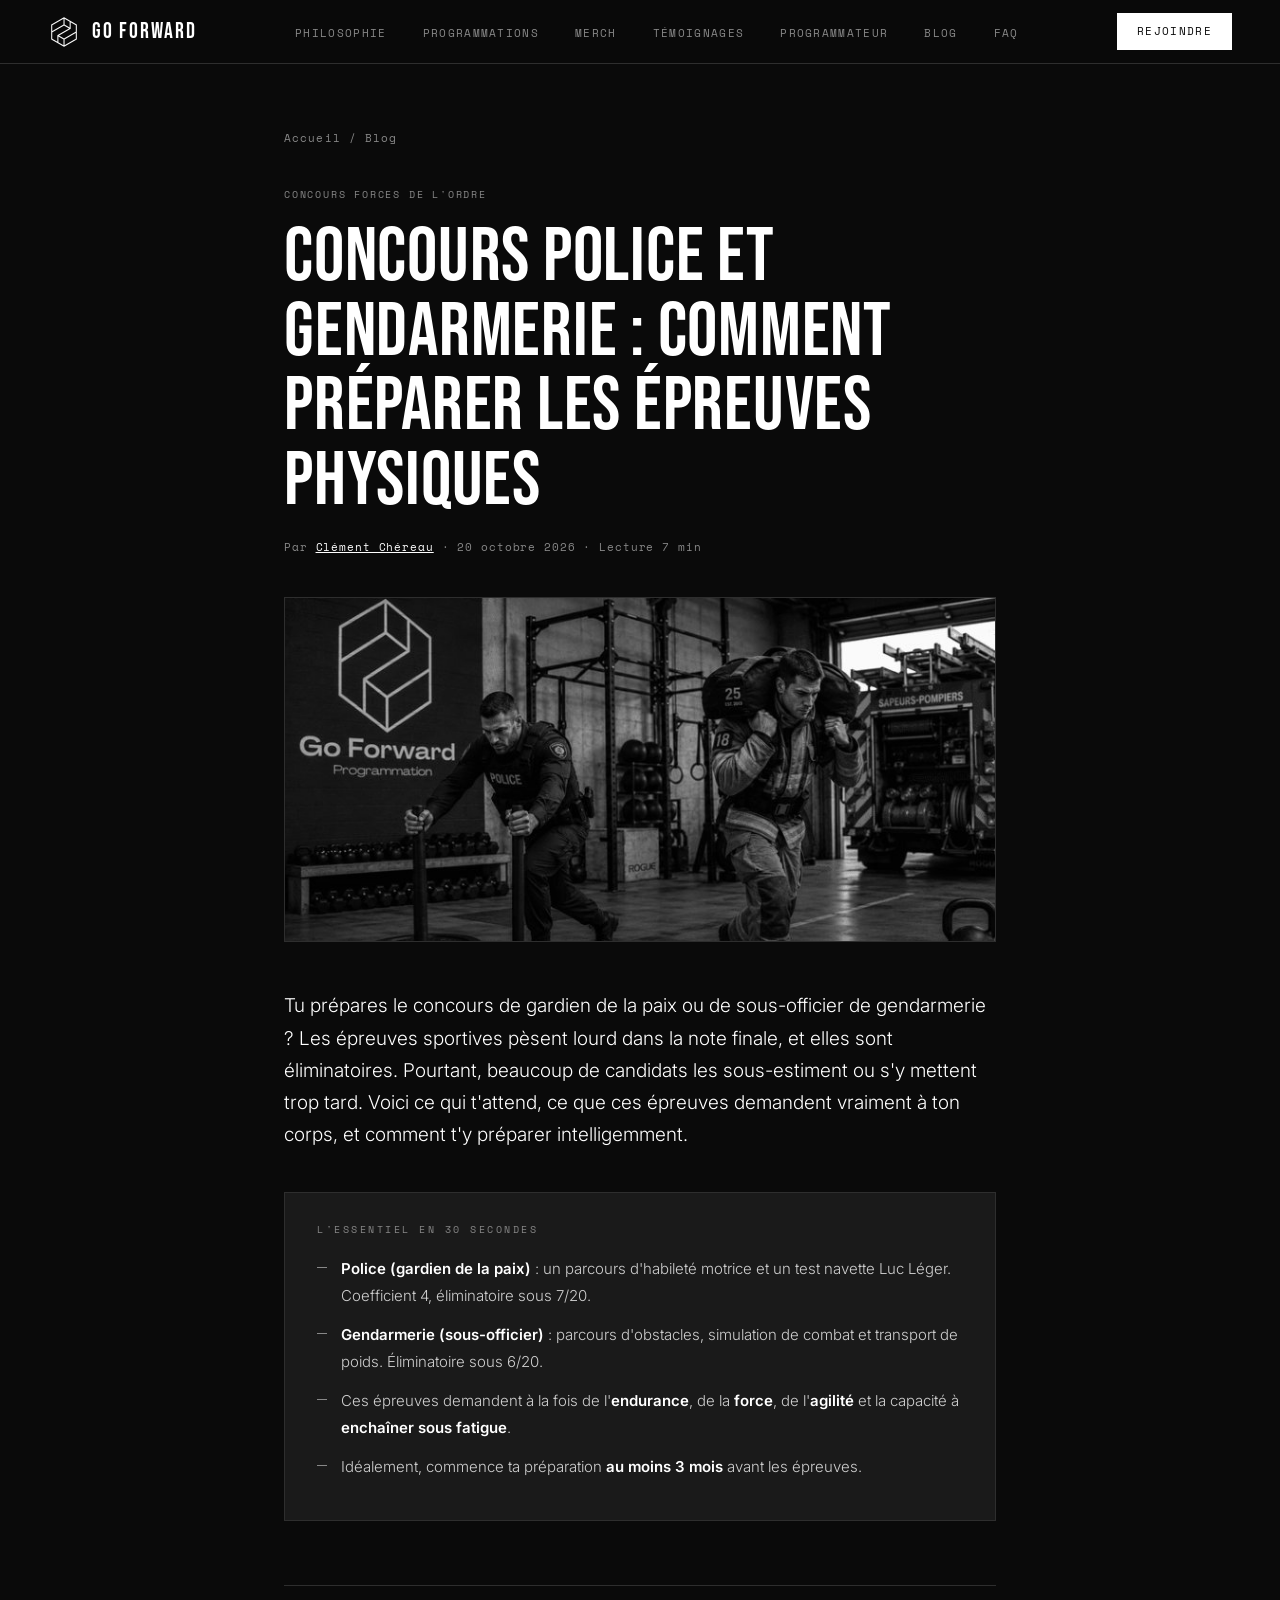
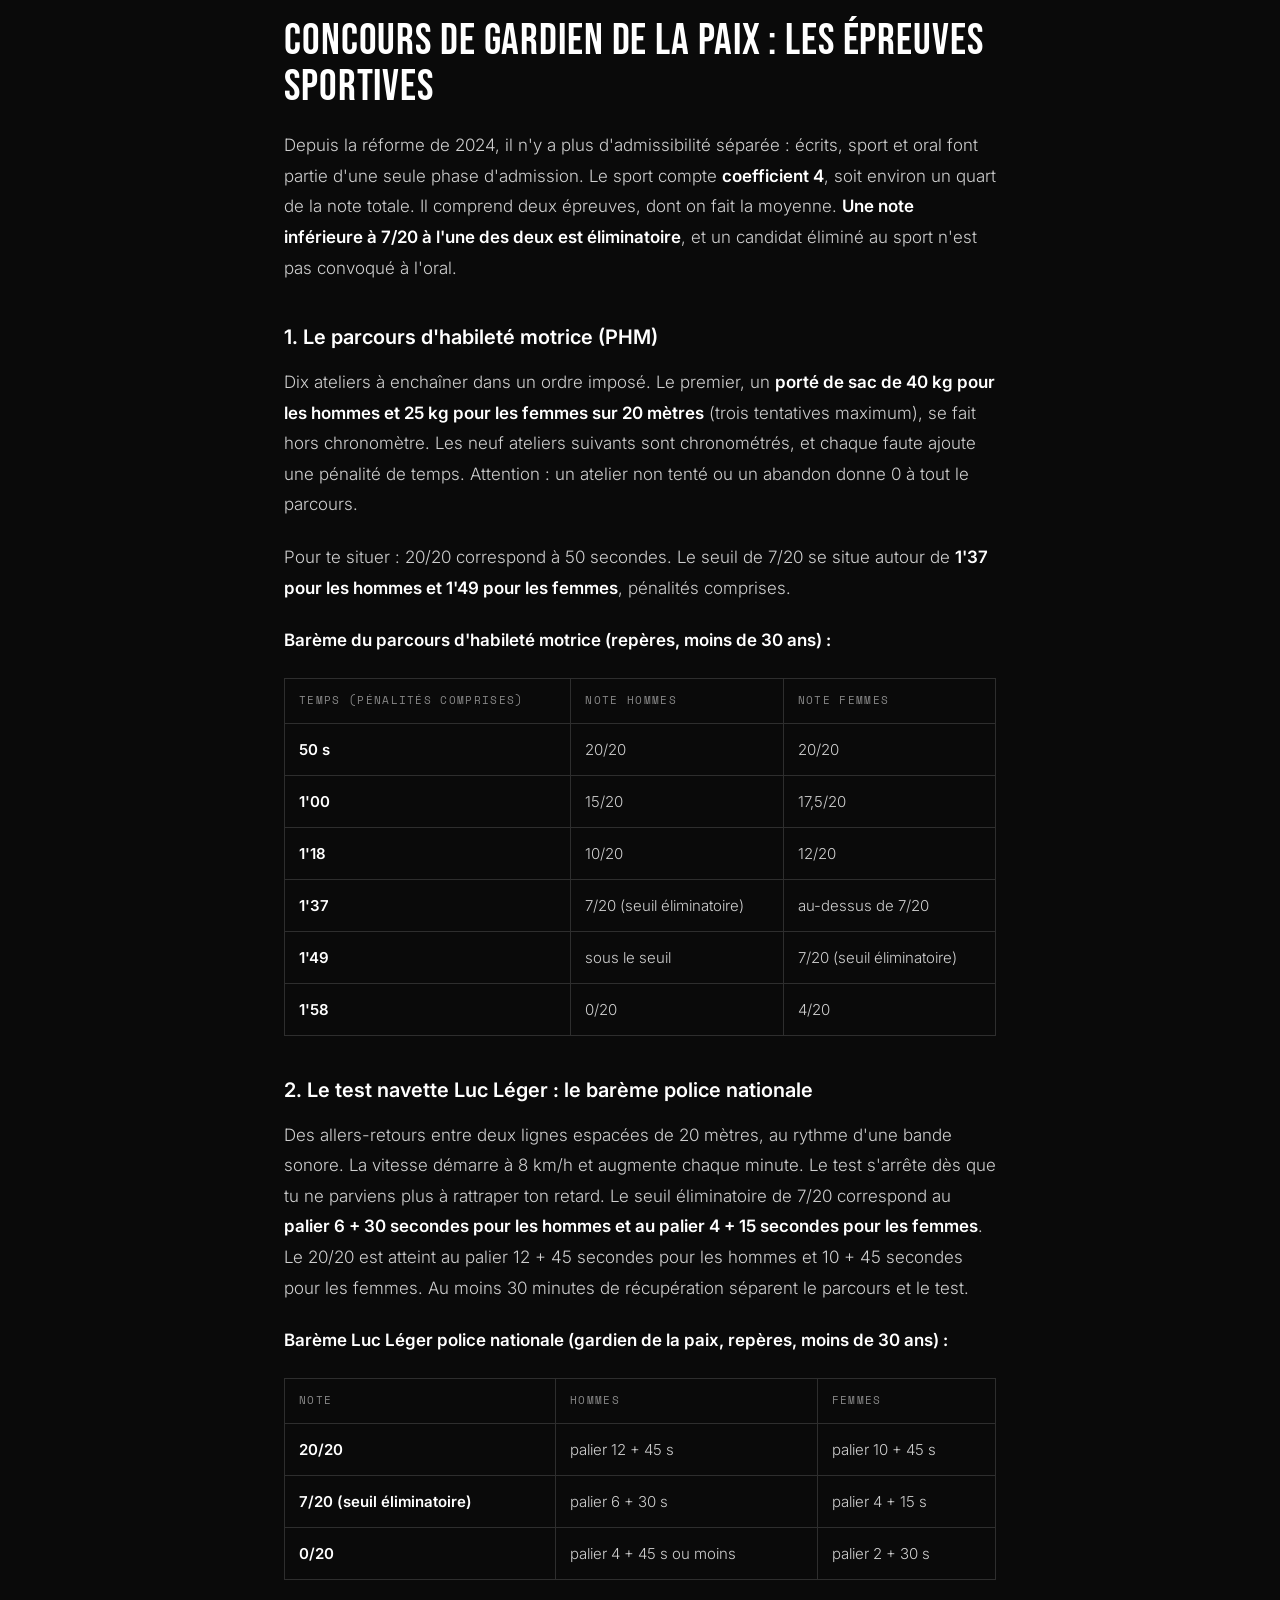
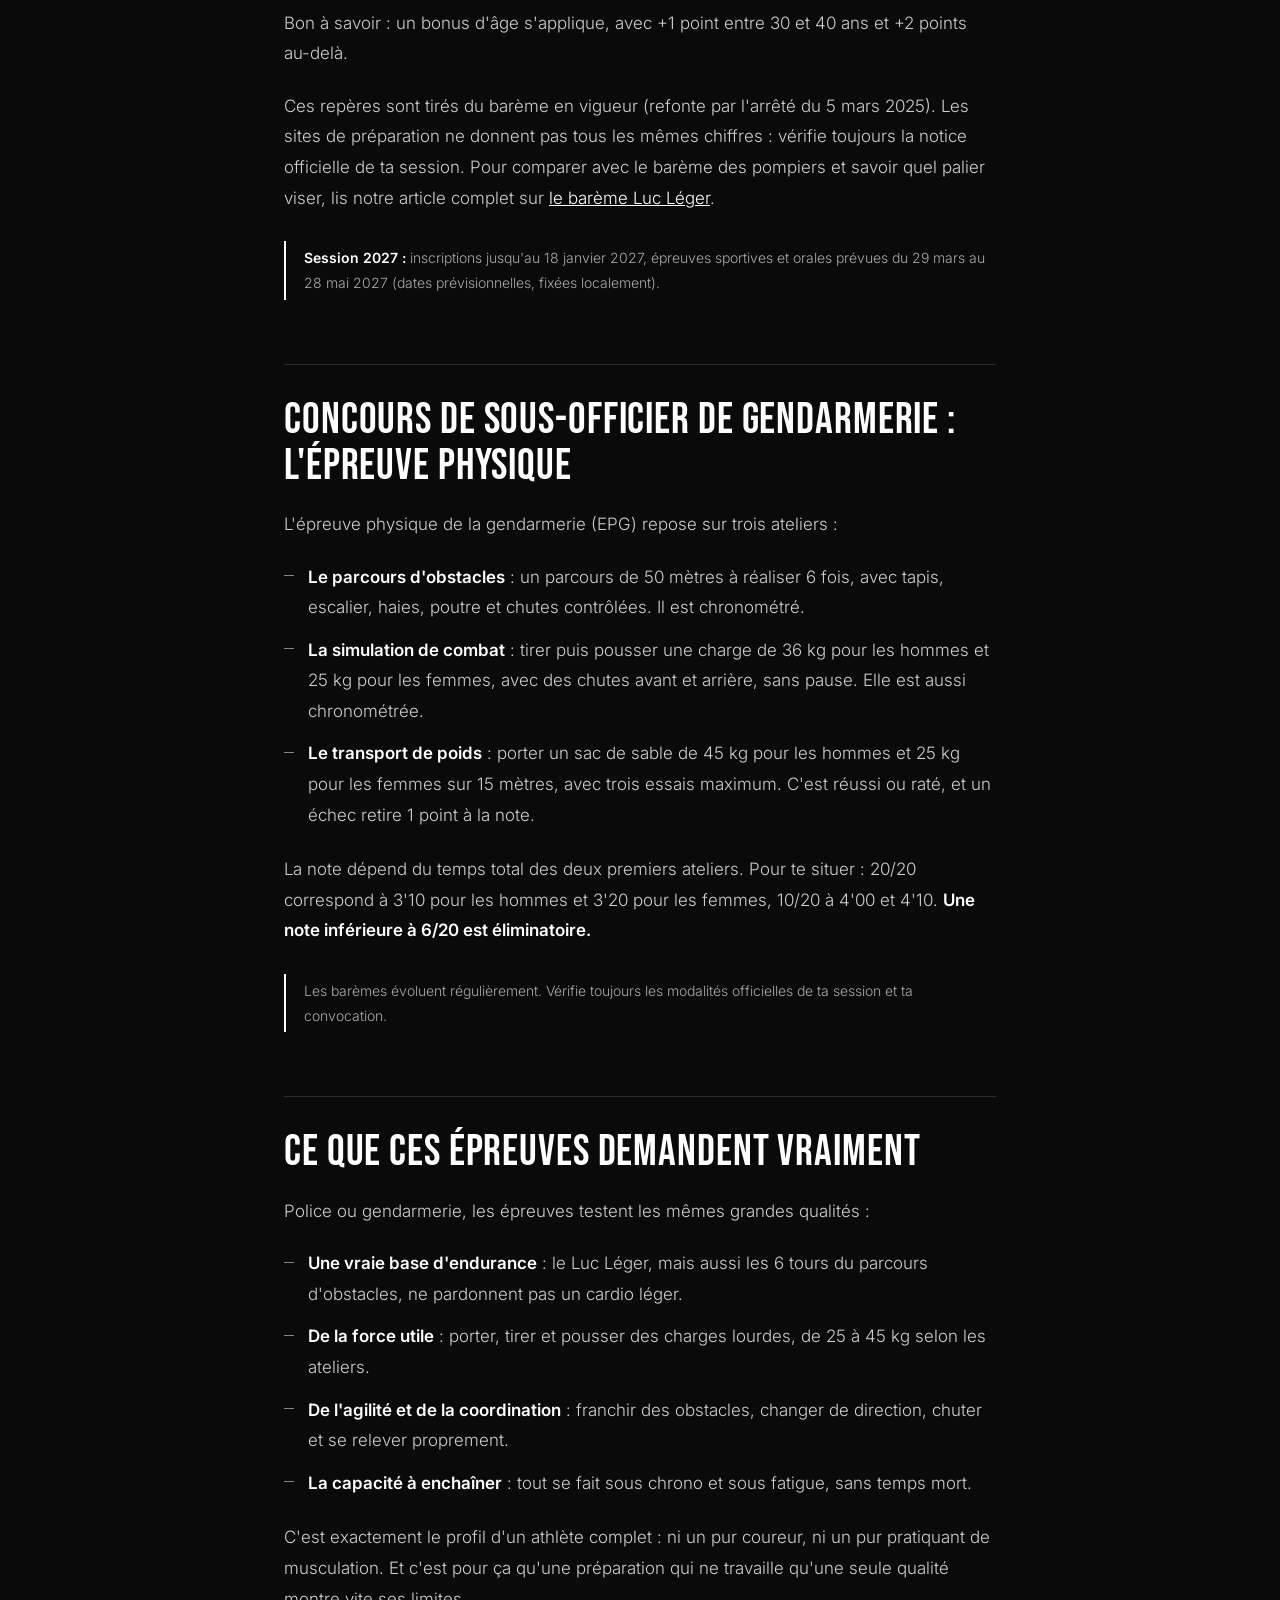
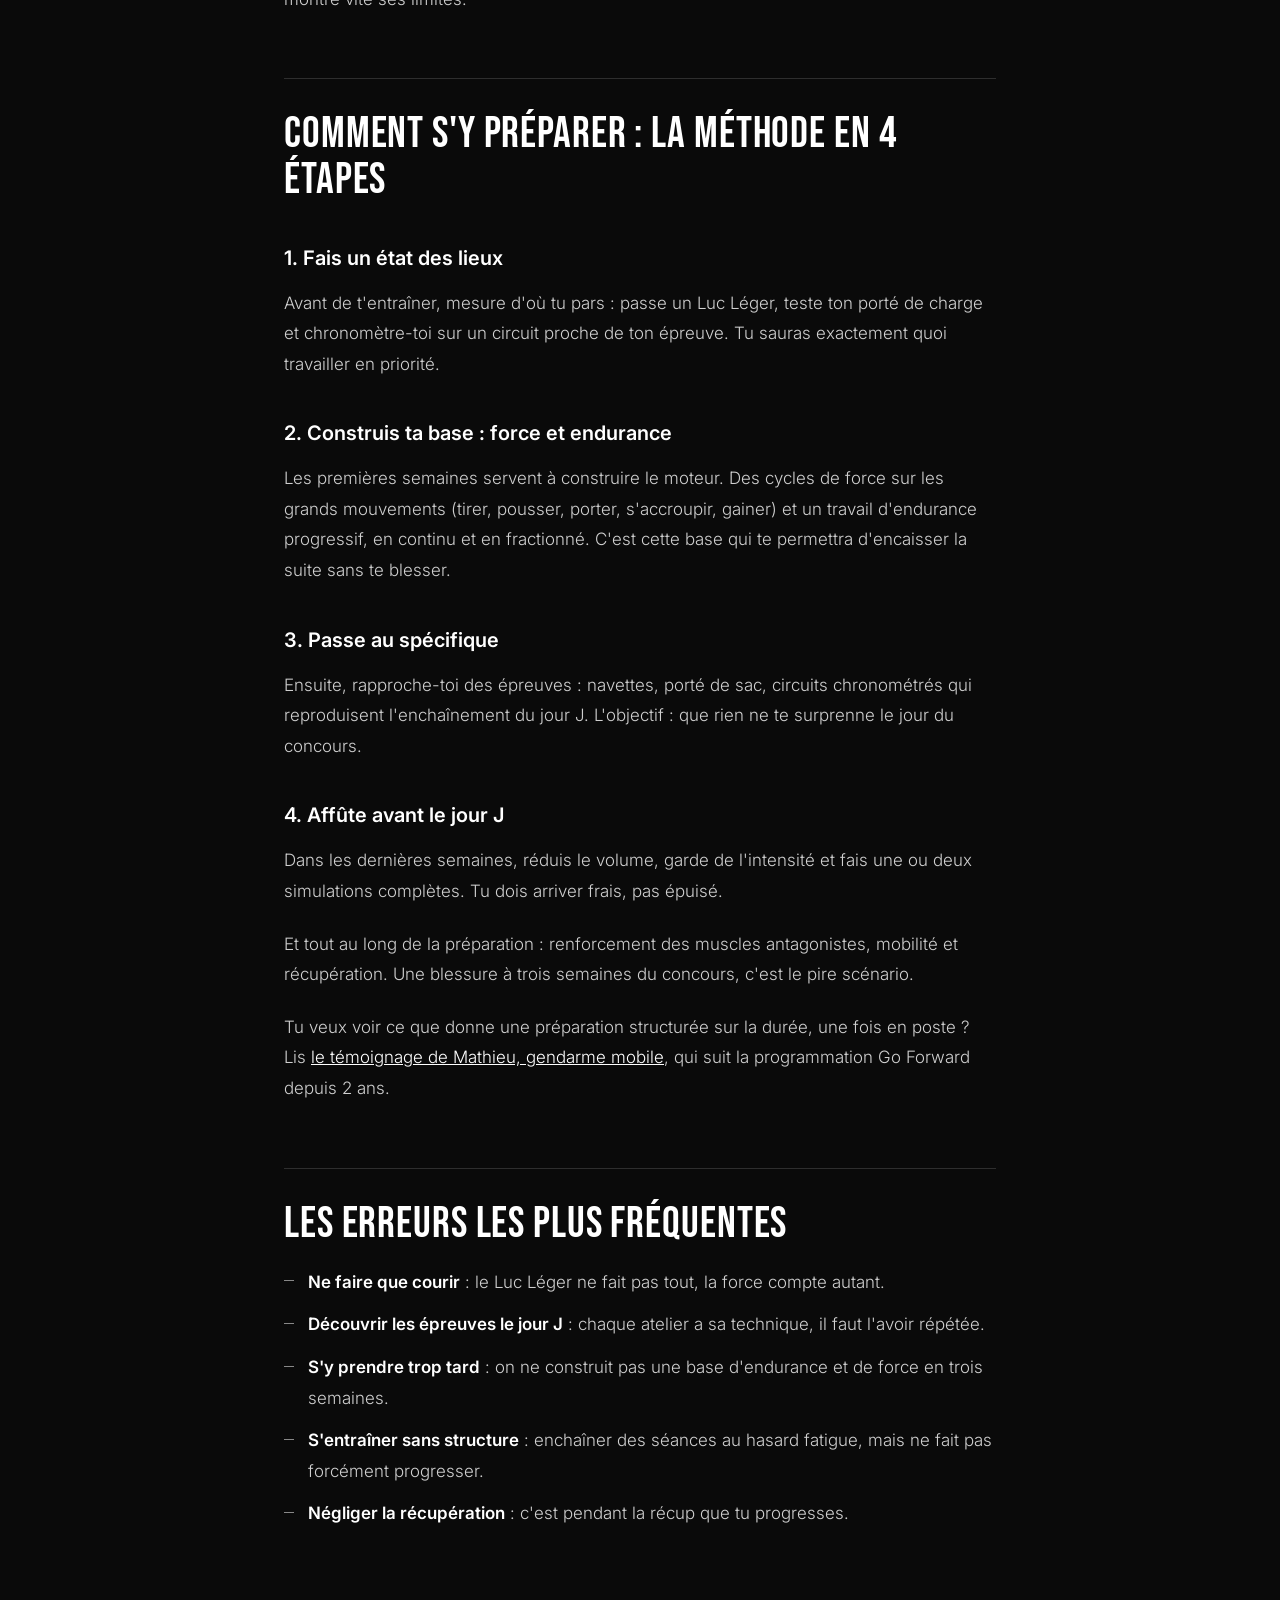
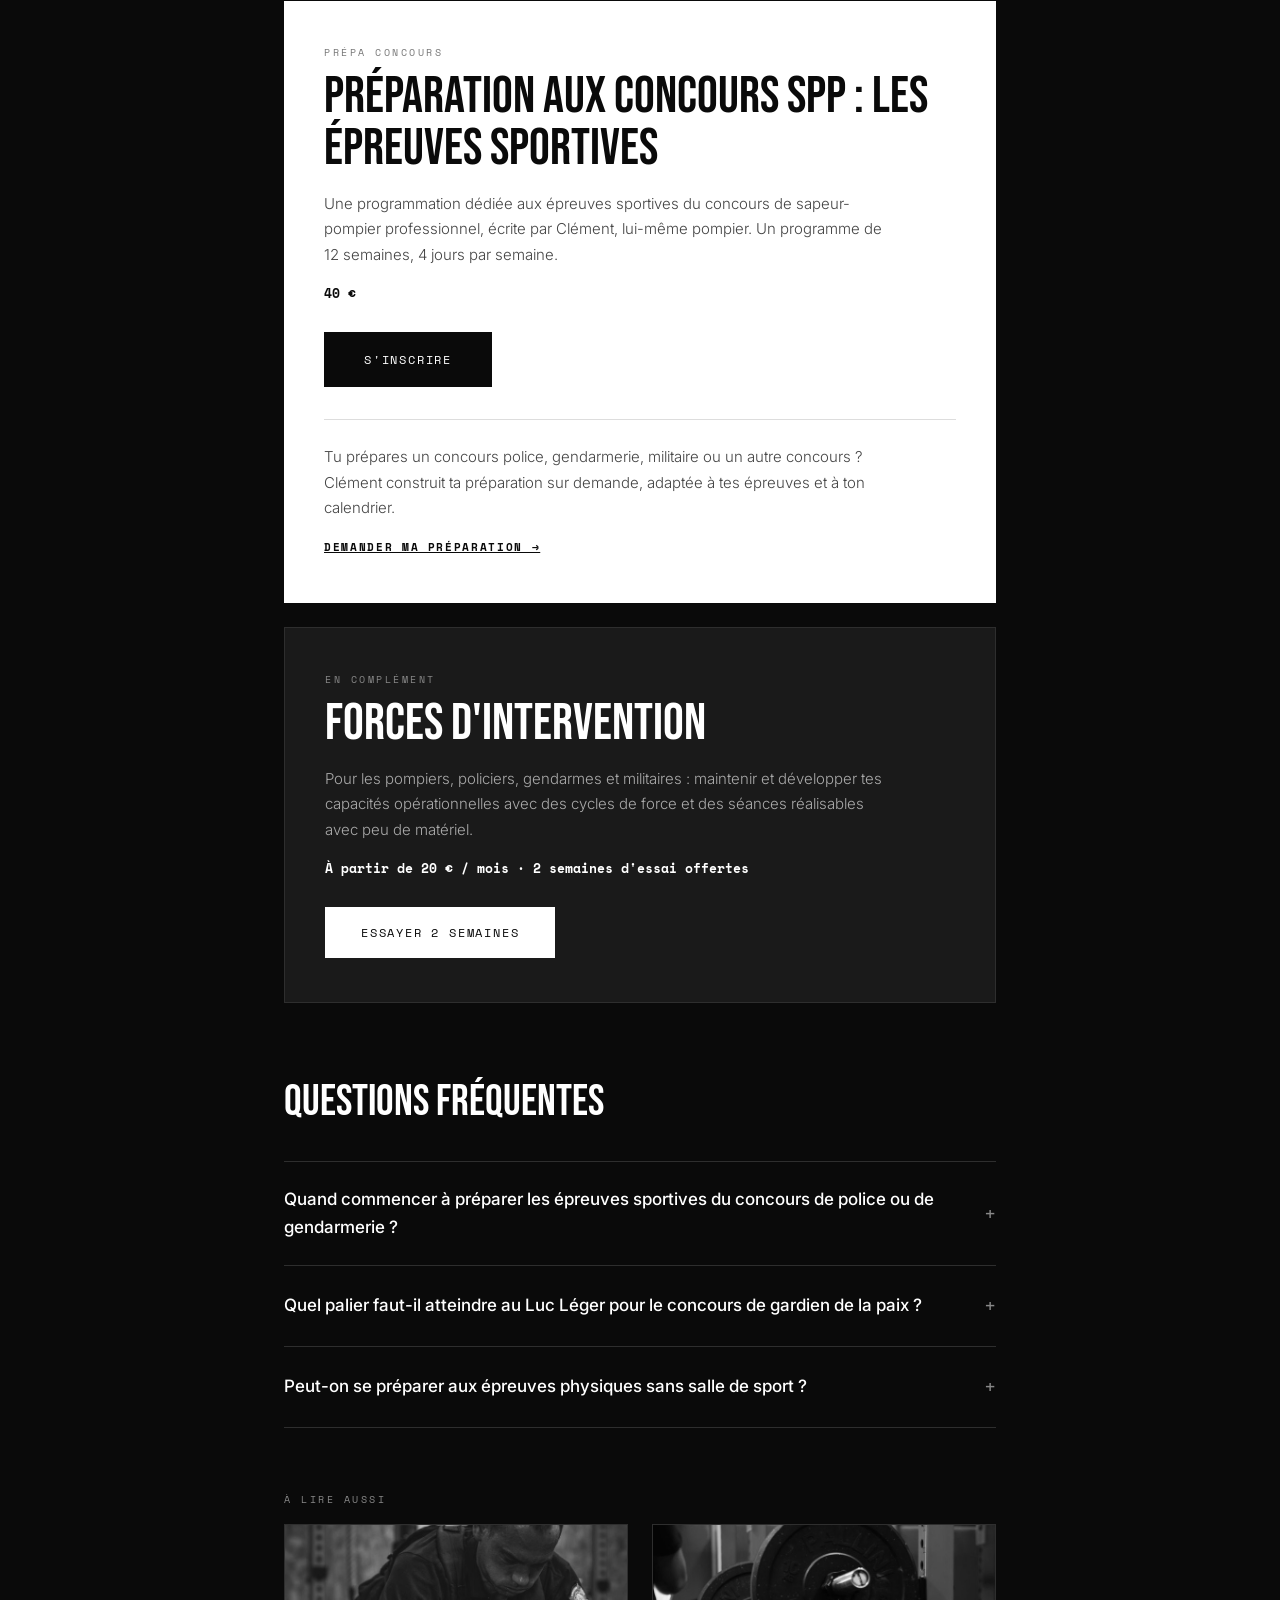
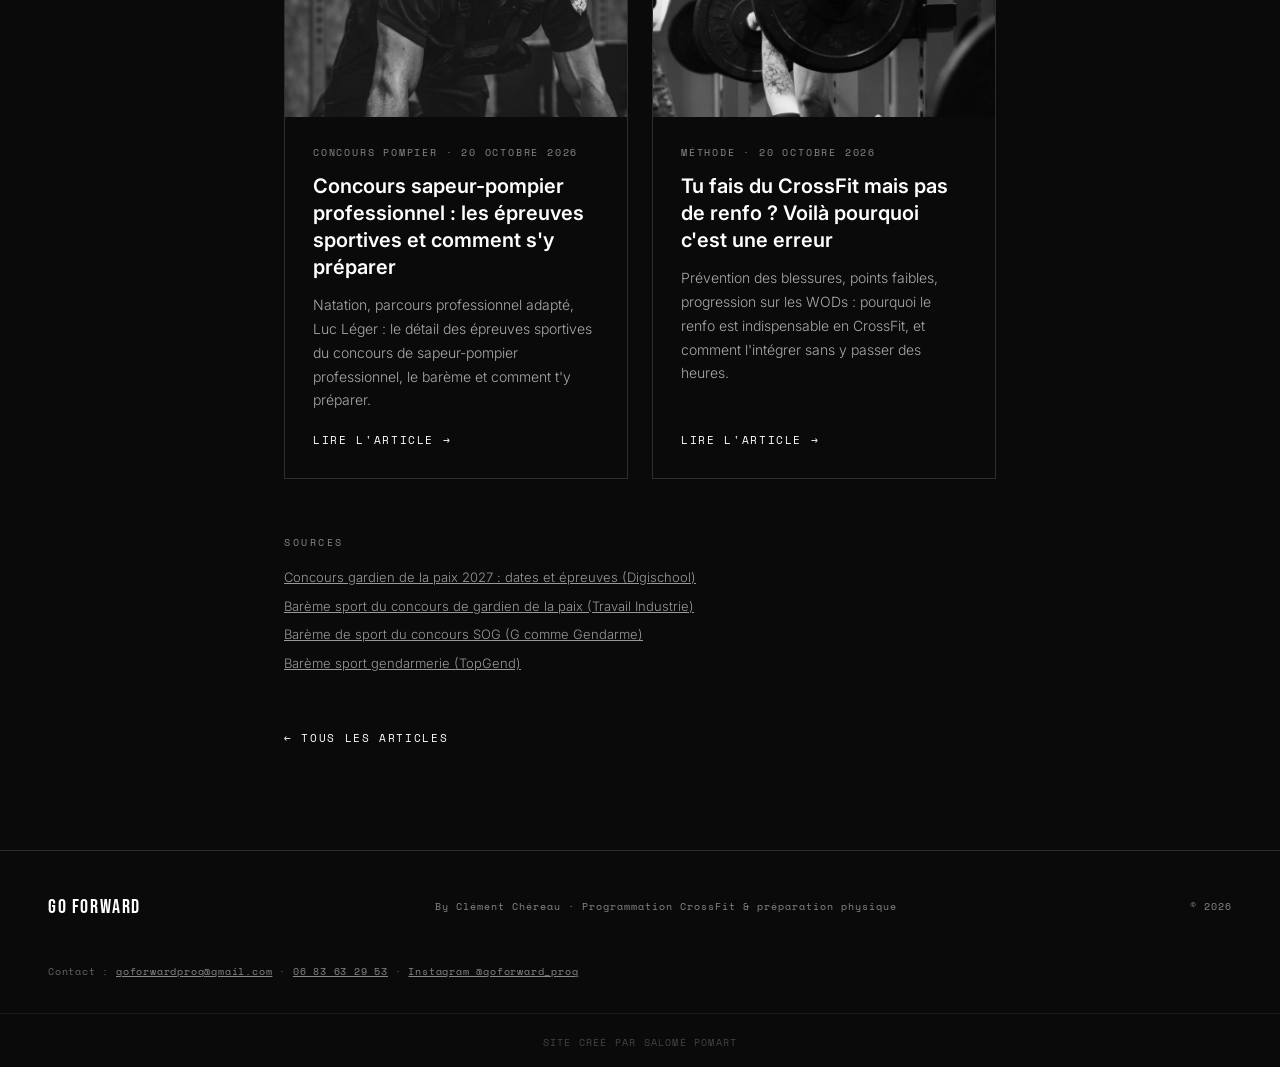
<file: blog/preparation-physique-concours-police-gendarmerie/index.html>
<!DOCTYPE html>
<html lang="fr">
<head>
<meta charset="UTF-8">
<meta name="viewport" content="width=device-width, initial-scale=1.0">
<title>Épreuves physiques concours police &amp; gendarmerie : comment s&#x27;y préparer | Go Forward</title>
<meta name="description" content="Parcours d&#x27;habileté motrice, Luc Léger, parcours d&#x27;obstacles, simulation de combat : les épreuves sportives des concours gardien de la paix et sous-officier de gendarmerie, et la méthode pour s&#x27;y préparer.">
<meta name="robots" content="index, follow, max-image-preview:large">
<link rel="canonical" href="https://goforward-prog.com/blog/preparation-physique-concours-police-gendarmerie/">
<meta name="theme-color" content="#0A0A0A">
<link rel="icon" href="../../favicon.ico" sizes="any">
<link rel="icon" type="image/png" sizes="32x32" href="../../favicon-32.png">
<link rel="apple-touch-icon" href="../../apple-touch-icon.png">
<link rel="manifest" href="../../site.webmanifest">
<meta property="og:type" content="article">
<meta property="og:locale" content="fr_FR">
<meta property="og:site_name" content="Go Forward">
<meta property="og:title" content="Épreuves physiques concours police &amp; gendarmerie : comment s&#x27;y préparer | Go Forward">
<meta property="og:description" content="Parcours d&#x27;habileté motrice, Luc Léger, parcours d&#x27;obstacles, simulation de combat : les épreuves sportives des concours gardien de la paix et sous-officier de gendarmerie, et la méthode pour s&#x27;y préparer.">
<meta property="og:url" content="https://goforward-prog.com/blog/preparation-physique-concours-police-gendarmerie/">
<meta property="og:image" content="https://goforward-prog.com/blog/images/concours-police-gendarmerie.jpg">
<meta name="twitter:card" content="summary_large_image">
<meta name="twitter:title" content="Épreuves physiques concours police &amp; gendarmerie : comment s&#x27;y préparer | Go Forward">
<meta name="twitter:description" content="Parcours d&#x27;habileté motrice, Luc Léger, parcours d&#x27;obstacles, simulation de combat : les épreuves sportives des concours gardien de la paix et sous-officier de gendarmerie, et la méthode pour s&#x27;y préparer.">
<meta name="twitter:image" content="https://goforward-prog.com/blog/images/concours-police-gendarmerie.jpg">
<link rel="preconnect" href="https://fonts.googleapis.com">
<link href="https://fonts.googleapis.com/css2?family=Bebas+Neue&family=Inter:wght@300;400;500;600&family=Space+Mono:wght@400;700&display=swap" rel="stylesheet">
<link rel="stylesheet" href="../../assets/site.css">
<script type="application/ld+json">
{
 "@context": "https://schema.org",
 "@graph": [
  {
   "@type": "BlogPosting",
   "headline": "Concours police et gendarmerie : comment préparer les épreuves physiques",
   "description": "Parcours d'habileté motrice, Luc Léger, parcours d'obstacles, simulation de combat : les épreuves sportives des concours gardien de la paix et sous-officier de gendarmerie, et la méthode pour s'y préparer.",
   "image": "https://goforward-prog.com/blog/images/concours-police-gendarmerie.jpg",
   "datePublished": "2026-10-20",
   "dateModified": "2026-11-02",
   "inLanguage": "fr-FR",
   "author": {
    "@type": "Person",
    "@id": "https://goforward-prog.com/#clement",
    "name": "Clément Chéreau",
    "url": "https://goforward-prog.com/#clement"
   },
   "publisher": {
    "@type": "Organization",
    "@id": "https://goforward-prog.com/#org",
    "name": "Go Forward",
    "url": "https://goforward-prog.com/"
   },
   "mainEntityOfPage": "https://goforward-prog.com/blog/preparation-physique-concours-police-gendarmerie/"
  },
  {
   "@type": "BreadcrumbList",
   "itemListElement": [
    {
     "@type": "ListItem",
     "position": 1,
     "name": "Accueil",
     "item": "https://goforward-prog.com/"
    },
    {
     "@type": "ListItem",
     "position": 2,
     "name": "Blog",
     "item": "https://goforward-prog.com/blog/"
    },
    {
     "@type": "ListItem",
     "position": 3,
     "name": "Concours police et gendarmerie : comment préparer les épreuves physiques",
     "item": "https://goforward-prog.com/blog/preparation-physique-concours-police-gendarmerie/"
    }
   ]
  },
  {
   "@type": "FAQPage",
   "mainEntity": [
    {
     "@type": "Question",
     "name": "Quand commencer à préparer les épreuves sportives du concours de police ou de gendarmerie ?",
     "acceptedAnswer": {
      "@type": "Answer",
      "text": "Idéalement au moins 3 mois avant les épreuves, et davantage si tu pars de loin en endurance ou en force. Pour la session 2027 du concours de gardien de la paix, les épreuves sportives sont prévues à partir du 29 mars 2027 : le bon moment pour commencer, c'est maintenant."
     }
    },
    {
     "@type": "Question",
     "name": "Quel palier faut-il atteindre au Luc Léger pour le concours de gardien de la paix ?",
     "acceptedAnswer": {
      "@type": "Answer",
      "text": "Le seuil éliminatoire de 7/20 correspond au palier 6 + 30 secondes pour les hommes et au palier 4 + 15 secondes pour les femmes. C'est un minimum : comme le sport compte coefficient 4, vise bien au-dessus pour aller chercher des points."
     }
    },
    {
     "@type": "Question",
     "name": "Peut-on se préparer aux épreuves physiques sans salle de sport ?",
     "acceptedAnswer": {
      "@type": "Answer",
      "text": "En grande partie, oui. La programmation Forces d'intervention de Go Forward est pensée pour être réalisable avec peu de matériel. Prévois quand même de quoi t'entraîner à porter une charge lourde, comme un sac de sable, pour être prêt le jour J."
     }
    }
   ]
  }
 ]
}
</script>
</head>
<body class="blog-page">
<nav>
  <a href="../../index.html" class="nav-logo"><img src="../../assets/logo-nav.png" alt="Logo Go Forward" width="28" height="28">GO FORWARD</a>
  <ul class="nav-links">
    <li><a href="../../index.html#philosophie">Philosophie</a></li>
    <li><a href="../../index.html#programmations">Programmations</a></li>
    <li><a href="../../index.html#merch">Merch</a></li>
    <li><a href="../../index.html#temoignages">Témoignages</a></li>
    <li><a href="../../index.html#clement">Programmateur</a></li>
    <li><a href="../../blog/">Blog</a></li>
    <li><a href="../../index.html#faq">FAQ</a></li>
  </ul>
  <a href="https://train.strivee.app/fr/p/goforward" target="_blank" rel="noopener" class="nav-cta">Rejoindre</a>
  <div class="hamburger" onclick="toggleMenu()">
    <span></span><span></span><span></span>
  </div>
</nav>

<main class="article-wrap">
  <p class="breadcrumb"><a href="../../index.html">Accueil</a> / <a href="../../blog/">Blog</a></p>
  <span class="blog-card-tag">Concours forces de l&#x27;ordre</span>
  <h1 class="article-title">Concours police et gendarmerie : comment préparer les épreuves physiques</h1>
  <p class="article-meta">Par <a href="../../index.html#clement">Clément Chéreau</a> · 20 octobre 2026 · Lecture 7 min</p>
  <img class="article-cover" src="../../blog/images/concours-police-gendarmerie.jpg" alt="Un policier pousse un traîneau et un sapeur-pompier porte un sac lesté pendant un entraînement">

  <article class="article-body">

<p class="lead">Tu prépares le concours de gardien de la paix ou de sous-officier de gendarmerie ? Les épreuves sportives pèsent lourd dans la note finale, et elles sont éliminatoires. Pourtant, beaucoup de candidats les sous-estiment ou s'y mettent trop tard. Voici ce qui t'attend, ce que ces épreuves demandent vraiment à ton corps, et comment t'y préparer intelligemment.</p>

<div class="tldr">
  <p class="tldr-label">L'essentiel en 30 secondes</p>
  <ul>
    <li><strong>Police (gardien de la paix)</strong> : un parcours d'habileté motrice et un test navette Luc Léger. Coefficient 4, éliminatoire sous 7/20.</li>
    <li><strong>Gendarmerie (sous-officier)</strong> : parcours d'obstacles, simulation de combat et transport de poids. Éliminatoire sous 6/20.</li>
    <li>Ces épreuves demandent à la fois de l'<strong>endurance</strong>, de la <strong>force</strong>, de l'<strong>agilité</strong> et la capacité à <strong>enchaîner sous fatigue</strong>.</li>
    <li>Idéalement, commence ta préparation <strong>au moins 3 mois</strong> avant les épreuves.</li>
  </ul>
</div>

<h2>Concours de gardien de la paix : les épreuves sportives</h2>
<p>Depuis la réforme de 2024, il n'y a plus d'admissibilité séparée : écrits, sport et oral font partie d'une seule phase d'admission. Le sport compte <strong>coefficient 4</strong>, soit environ un quart de la note totale. Il comprend deux épreuves, dont on fait la moyenne. <strong>Une note inférieure à 7/20 à l'une des deux est éliminatoire</strong>, et un candidat éliminé au sport n'est pas convoqué à l'oral.</p>

<h3>1. Le parcours d'habileté motrice (PHM)</h3>
<p>Dix ateliers à enchaîner dans un ordre imposé. Le premier, un <strong>porté de sac de 40 kg pour les hommes et 25 kg pour les femmes sur 20 mètres</strong> (trois tentatives maximum), se fait hors chronomètre. Les neuf ateliers suivants sont chronométrés, et chaque faute ajoute une pénalité de temps. Attention : un atelier non tenté ou un abandon donne 0 à tout le parcours.</p>
<p>Pour te situer : 20/20 correspond à 50 secondes. Le seuil de 7/20 se situe autour de <strong>1'37 pour les hommes et 1'49 pour les femmes</strong>, pénalités comprises.</p>
<p><strong>Barème du parcours d'habileté motrice (repères, moins de 30 ans) :</strong></p>
<table class="article-table">
  <thead><tr><th>Temps (pénalités comprises)</th><th>Note hommes</th><th>Note femmes</th></tr></thead>
  <tbody>
    <tr><td>50 s</td><td>20/20</td><td>20/20</td></tr>
    <tr><td>1'00</td><td>15/20</td><td>17,5/20</td></tr>
    <tr><td>1'18</td><td>10/20</td><td>12/20</td></tr>
    <tr><td>1'37</td><td>7/20 (seuil éliminatoire)</td><td>au-dessus de 7/20</td></tr>
    <tr><td>1'49</td><td>sous le seuil</td><td>7/20 (seuil éliminatoire)</td></tr>
    <tr><td>1'58</td><td>0/20</td><td>4/20</td></tr>
  </tbody>
</table>

<h3>2. Le test navette Luc Léger : le barème police nationale</h3>
<p>Des allers-retours entre deux lignes espacées de 20 mètres, au rythme d'une bande sonore. La vitesse démarre à 8 km/h et augmente chaque minute. Le test s'arrête dès que tu ne parviens plus à rattraper ton retard. Le seuil éliminatoire de 7/20 correspond au <strong>palier 6 + 30 secondes pour les hommes et au palier 4 + 15 secondes pour les femmes</strong>. Le 20/20 est atteint au palier 12 + 45 secondes pour les hommes et 10 + 45 secondes pour les femmes. Au moins 30 minutes de récupération séparent le parcours et le test.</p>
<p><strong>Barème Luc Léger police nationale (gardien de la paix, repères, moins de 30 ans) :</strong></p>
<table class="article-table">
  <thead><tr><th>Note</th><th>Hommes</th><th>Femmes</th></tr></thead>
  <tbody>
    <tr><td>20/20</td><td>palier 12 + 45 s</td><td>palier 10 + 45 s</td></tr>
    <tr><td>7/20 (seuil éliminatoire)</td><td>palier 6 + 30 s</td><td>palier 4 + 15 s</td></tr>
    <tr><td>0/20</td><td>palier 4 + 45 s ou moins</td><td>palier 2 + 30 s</td></tr>
  </tbody>
</table>
<p>Bon à savoir : un bonus d'âge s'applique, avec +1 point entre 30 et 40 ans et +2 points au-delà.</p>
<p>Ces repères sont tirés du barème en vigueur (refonte par l'arrêté du 5 mars 2025). Les sites de préparation ne donnent pas tous les mêmes chiffres : vérifie toujours la notice officielle de ta session. Pour comparer avec le barème des pompiers et savoir quel palier viser, lis notre article complet sur <a href="../bareme-luc-leger/">le barème Luc Léger</a>.</p>

<p class="note"><strong>Session 2027 :</strong> inscriptions jusqu'au 18 janvier 2027, épreuves sportives et orales prévues du 29 mars au 28 mai 2027 (dates prévisionnelles, fixées localement).</p>

<h2>Concours de sous-officier de gendarmerie : l'épreuve physique</h2>
<p>L'épreuve physique de la gendarmerie (EPG) repose sur trois ateliers :</p>
<ul>
  <li><strong>Le parcours d'obstacles</strong> : un parcours de 50 mètres à réaliser 6 fois, avec tapis, escalier, haies, poutre et chutes contrôlées. Il est chronométré.</li>
  <li><strong>La simulation de combat</strong> : tirer puis pousser une charge de 36 kg pour les hommes et 25 kg pour les femmes, avec des chutes avant et arrière, sans pause. Elle est aussi chronométrée.</li>
  <li><strong>Le transport de poids</strong> : porter un sac de sable de 45 kg pour les hommes et 25 kg pour les femmes sur 15 mètres, avec trois essais maximum. C'est réussi ou raté, et un échec retire 1 point à la note.</li>
</ul>
<p>La note dépend du temps total des deux premiers ateliers. Pour te situer : 20/20 correspond à 3'10 pour les hommes et 3'20 pour les femmes, 10/20 à 4'00 et 4'10. <strong>Une note inférieure à 6/20 est éliminatoire.</strong></p>

<p class="note">Les barèmes évoluent régulièrement. Vérifie toujours les modalités officielles de ta session et ta convocation.</p>

<h2>Ce que ces épreuves demandent vraiment</h2>
<p>Police ou gendarmerie, les épreuves testent les mêmes grandes qualités :</p>
<ul>
  <li><strong>Une vraie base d'endurance</strong> : le Luc Léger, mais aussi les 6 tours du parcours d'obstacles, ne pardonnent pas un cardio léger.</li>
  <li><strong>De la force utile</strong> : porter, tirer et pousser des charges lourdes, de 25 à 45 kg selon les ateliers.</li>
  <li><strong>De l'agilité et de la coordination</strong> : franchir des obstacles, changer de direction, chuter et se relever proprement.</li>
  <li><strong>La capacité à enchaîner</strong> : tout se fait sous chrono et sous fatigue, sans temps mort.</li>
</ul>
<p>C'est exactement le profil d'un athlète complet : ni un pur coureur, ni un pur pratiquant de musculation. Et c'est pour ça qu'une préparation qui ne travaille qu'une seule qualité montre vite ses limites.</p>

<h2>Comment s'y préparer : la méthode en 4 étapes</h2>
<h3>1. Fais un état des lieux</h3>
<p>Avant de t'entraîner, mesure d'où tu pars : passe un Luc Léger, teste ton porté de charge et chronomètre-toi sur un circuit proche de ton épreuve. Tu sauras exactement quoi travailler en priorité.</p>
<h3>2. Construis ta base : force et endurance</h3>
<p>Les premières semaines servent à construire le moteur. Des cycles de force sur les grands mouvements (tirer, pousser, porter, s'accroupir, gainer) et un travail d'endurance progressif, en continu et en fractionné. C'est cette base qui te permettra d'encaisser la suite sans te blesser.</p>
<h3>3. Passe au spécifique</h3>
<p>Ensuite, rapproche-toi des épreuves : navettes, porté de sac, circuits chronométrés qui reproduisent l'enchaînement du jour J. L'objectif : que rien ne te surprenne le jour du concours.</p>
<h3>4. Affûte avant le jour J</h3>
<p>Dans les dernières semaines, réduis le volume, garde de l'intensité et fais une ou deux simulations complètes. Tu dois arriver frais, pas épuisé.</p>
<p>Et tout au long de la préparation : renforcement des muscles antagonistes, mobilité et récupération. Une blessure à trois semaines du concours, c'est le pire scénario.</p>
<p>Tu veux voir ce que donne une préparation structurée sur la durée, une fois en poste ? Lis <a href="../temoignage-gendarme-mobile-programmation-go-forward/">le témoignage de Mathieu, gendarme mobile</a>, qui suit la programmation Go Forward depuis 2 ans.</p>

<h2>Les erreurs les plus fréquentes</h2>
<ul>
  <li><strong>Ne faire que courir</strong> : le Luc Léger ne fait pas tout, la force compte autant.</li>
  <li><strong>Découvrir les épreuves le jour J</strong> : chaque atelier a sa technique, il faut l'avoir répétée.</li>
  <li><strong>S'y prendre trop tard</strong> : on ne construit pas une base d'endurance et de force en trois semaines.</li>
  <li><strong>S'entraîner sans structure</strong> : enchaîner des séances au hasard fatigue, mais ne fait pas forcément progresser.</li>
  <li><strong>Négliger la récupération</strong> : c'est pendant la récup que tu progresses.</li>
</ul>

  </article>

  <aside class="cta-box">
    <p class="cta-box-label">Prépa concours</p>
    <p class="cta-box-name">Préparation aux concours SPP : les épreuves sportives</p>
    <p class="cta-box-text">Une programmation dédiée aux épreuves sportives du concours de sapeur-pompier professionnel, écrite par Clément, lui-même pompier. Un programme de 12 semaines, 4 jours par semaine.</p>
    <p class="cta-box-price">40 €</p>
    <a href="https://train.strivee.app/fr/program/6kvbbAUgCIYzyvIUIWJS" target="_blank" rel="noopener" class="btn-dark">S&#x27;inscrire</a>
    <div class="cta-box-demand">
      <p class="cta-box-text">Tu prépares un concours police, gendarmerie, militaire ou un autre concours ? Clément construit ta préparation sur demande, adaptée à tes épreuves et à ton calendrier.</p>
      <a href="mailto:goforwardprog@gmail.com?subject=Pr%C3%A9paration%20concours%20sur%20demande" class="cta-box-link">Demander ma préparation →</a>
    </div>
  </aside>
  <aside class="cta-box cta-box--alt">
    <p class="cta-box-label">En complément</p>
    <p class="cta-box-name">Forces d&#x27;intervention</p>
    <p class="cta-box-text">Pour les pompiers, policiers, gendarmes et militaires : maintenir et développer tes capacités opérationnelles avec des cycles de force et des séances réalisables avec peu de matériel.</p>
    <p class="cta-box-price">À partir de 20 € / mois · 2 semaines d&#x27;essai offertes</p>
    <a href="https://train.strivee.app/fr/program/WdYHjESomi0qyPzzwrEf" target="_blank" rel="noopener" class="btn-primary">Essayer 2 semaines</a>
  </aside>

  <div class="article-faq">
    <h2>Questions fréquentes</h2>
    <div class="faq-list">
    <details class="faq-item">
      <summary>Quand commencer à préparer les épreuves sportives du concours de police ou de gendarmerie ?</summary>
      <p>Idéalement au moins 3 mois avant les épreuves, et davantage si tu pars de loin en endurance ou en force. Pour la session 2027 du concours de gardien de la paix, les épreuves sportives sont prévues à partir du 29 mars 2027 : le bon moment pour commencer, c'est maintenant.</p>
    </details>
    <details class="faq-item">
      <summary>Quel palier faut-il atteindre au Luc Léger pour le concours de gardien de la paix ?</summary>
      <p>Le seuil éliminatoire de 7/20 correspond au palier 6 + 30 secondes pour les hommes et au palier 4 + 15 secondes pour les femmes. C'est un minimum : comme le sport compte coefficient 4, vise bien au-dessus pour aller chercher des points.</p>
    </details>
    <details class="faq-item">
      <summary>Peut-on se préparer aux épreuves physiques sans salle de sport ?</summary>
      <p>En grande partie, oui. La programmation Forces d'intervention de Go Forward est pensée pour être réalisable avec peu de matériel. Prévois quand même de quoi t'entraîner à porter une charge lourde, comme un sac de sable, pour être prêt le jour J.</p>
    </details>
    </div>
  </div>

  <div class="article-related">
    <p class="tldr-label">À lire aussi</p>
    <div class="blog-grid">
    <a class="blog-card" href="../../blog/epreuves-sportives-concours-sapeur-pompier-professionnel/">
      <img loading="lazy" src="../../blog/images/concours-sapeur-pompier.jpg" alt="Sapeur-pompier avec un gilet lesté pendant un entraînement de préparation au concours">
      <div class="blog-card-body">
        <span class="blog-card-tag">Concours pompier · 20 octobre 2026</span>
        <h3 class="blog-card-title">Concours sapeur-pompier professionnel : les épreuves sportives et comment s&#x27;y préparer</h3>
        <p class="blog-card-excerpt">Natation, parcours professionnel adapté, Luc Léger : le détail des épreuves sportives du concours de sapeur-pompier professionnel, le barème et comment t&#x27;y préparer.</p>
        <span class="blog-card-more">Lire l'article →</span>
      </div>
    </a>
    <a class="blog-card" href="../../blog/renforcement-musculaire-crossfit/">
      <img loading="lazy" src="../../blog/images/renforcement-musculaire-crossfit.jpg" alt="Athlète en développé couché avec une barre chargée, travail de renforcement">
      <div class="blog-card-body">
        <span class="blog-card-tag">Méthode · 20 octobre 2026</span>
        <h3 class="blog-card-title">Tu fais du CrossFit mais pas de renfo ? Voilà pourquoi c&#x27;est une erreur</h3>
        <p class="blog-card-excerpt">Prévention des blessures, points faibles, progression sur les WODs : pourquoi le renfo est indispensable en CrossFit, et comment l&#x27;intégrer sans y passer des heures.</p>
        <span class="blog-card-more">Lire l'article →</span>
      </div>
    </a>
    </div>
  </div>
  <div class="article-sources">
    <p class="tldr-label">Sources</p>
    <ul>
    <li><a href="https://www.digischool.fr/articles/concours/gardien-de-la-paix/concours-gardien-de-la-paix-2027/" target="_blank" rel="noopener">Concours gardien de la paix 2027 : dates et épreuves (Digischool)</a></li>
    <li><a href="https://travail-industrie.com/outils/bareme-epreuves-sportives-concours/gardien-de-la-paix" target="_blank" rel="noopener">Barème sport du concours de gardien de la paix (Travail Industrie)</a></li>
    <li><a href="https://prepa.gcommegendarme.fr/blog/bareme-de-sport-concours-sog-tout-savoir-sur-l-epreuve-physique-gendarmerie" target="_blank" rel="noopener">Barème de sport du concours SOG (G comme Gendarme)</a></li>
    <li><a href="https://www.topgend.fr/post/bareme-sport-gendarmerie" target="_blank" rel="noopener">Barème sport gendarmerie (TopGend)</a></li>
    </ul>
  </div>

  <a class="back-link" href="../../blog/">← Tous les articles</a>
</main>

<footer>
  <span class="footer-logo">GO FORWARD</span>
  <span class="footer-text">By Clément Chéreau · Programmation CrossFit &amp; préparation physique</span>
  <span class="footer-text">© 2026</span>
</footer>
<p class="footer-seo">Contact : <a href="mailto:goforwardprog@gmail.com">goforwardprog@gmail.com</a> · <a href="tel:+33683632953">06 83 63 29 53</a> · <a href="https://www.instagram.com/goforward_prog/" target="_blank" rel="noopener">Instagram @goforward_prog</a></p>
<div style="background:var(--black); border-top:1px solid #1a1a1a; padding:14px 48px; text-align:center;">
  <span style="font-family:'Space Mono',monospace; font-size:10px; letter-spacing:0.12em; color:#444; text-transform:uppercase;">Site créé par Salomé Pomart</span>
</div>
<script>
  function toggleMenu() {
    const l = document.querySelector('.nav-links');
    if (l.style.display === 'flex') { l.style.display = 'none'; return; }
    Object.assign(l.style, {display:'flex', flexDirection:'column', position:'fixed', top:'64px', left:'0', right:'0',
      background:'rgba(10,10,10,0.97)', padding:'24px', gap:'20px', borderBottom:'1px solid #2E2E2E'});
  }
</script>
</body>
</html>
</file>
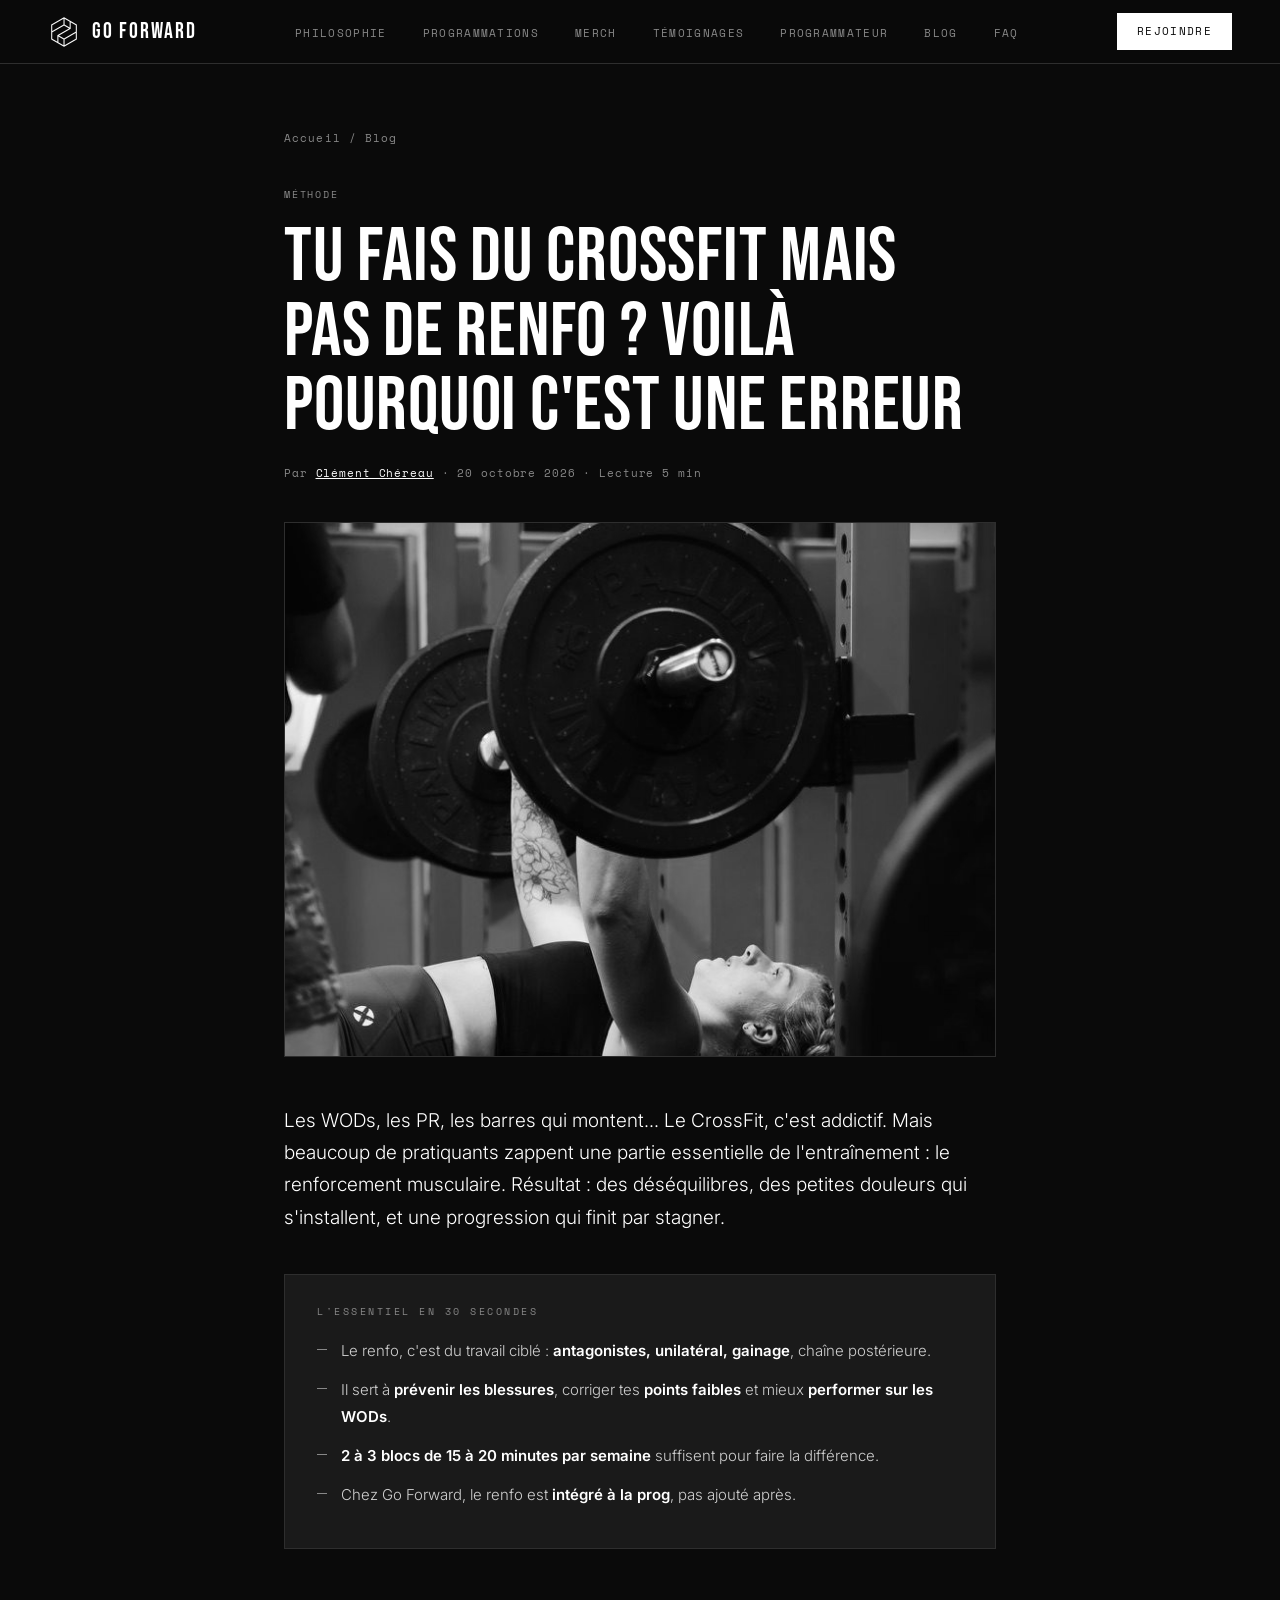
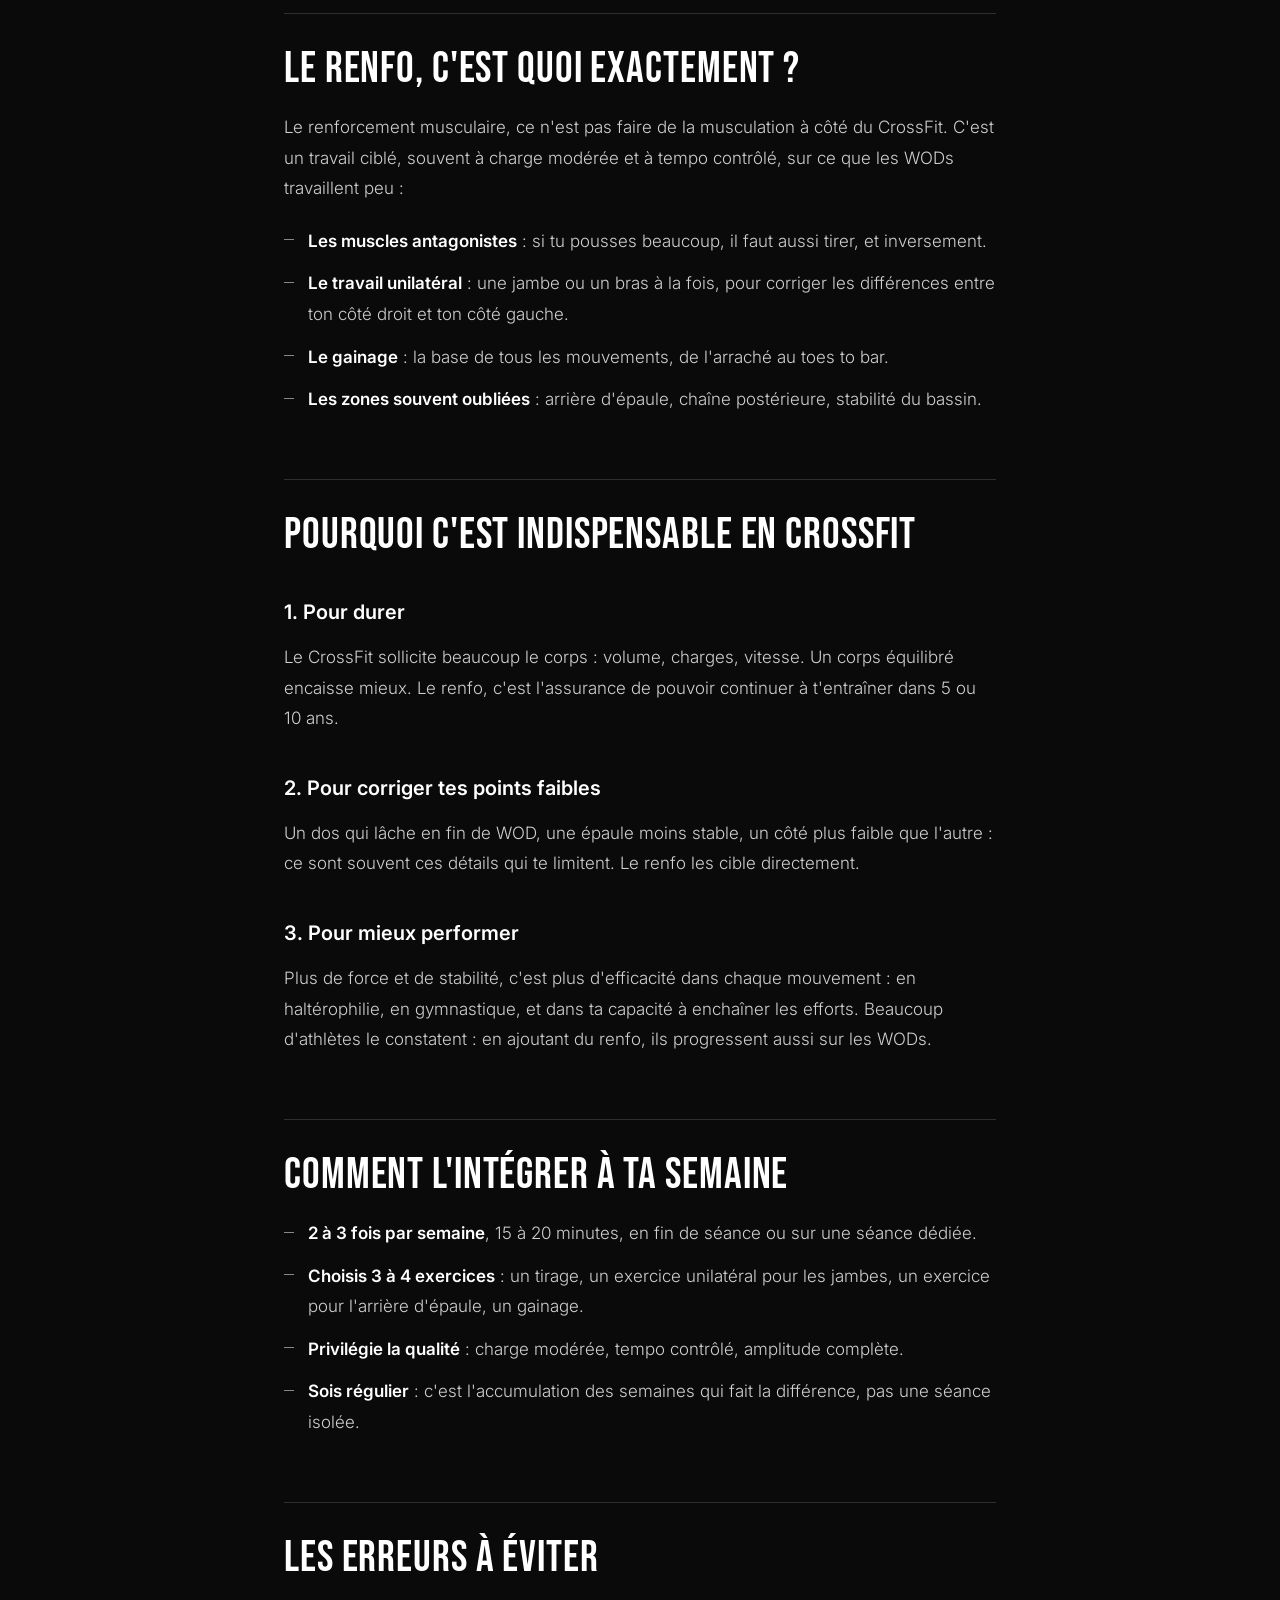
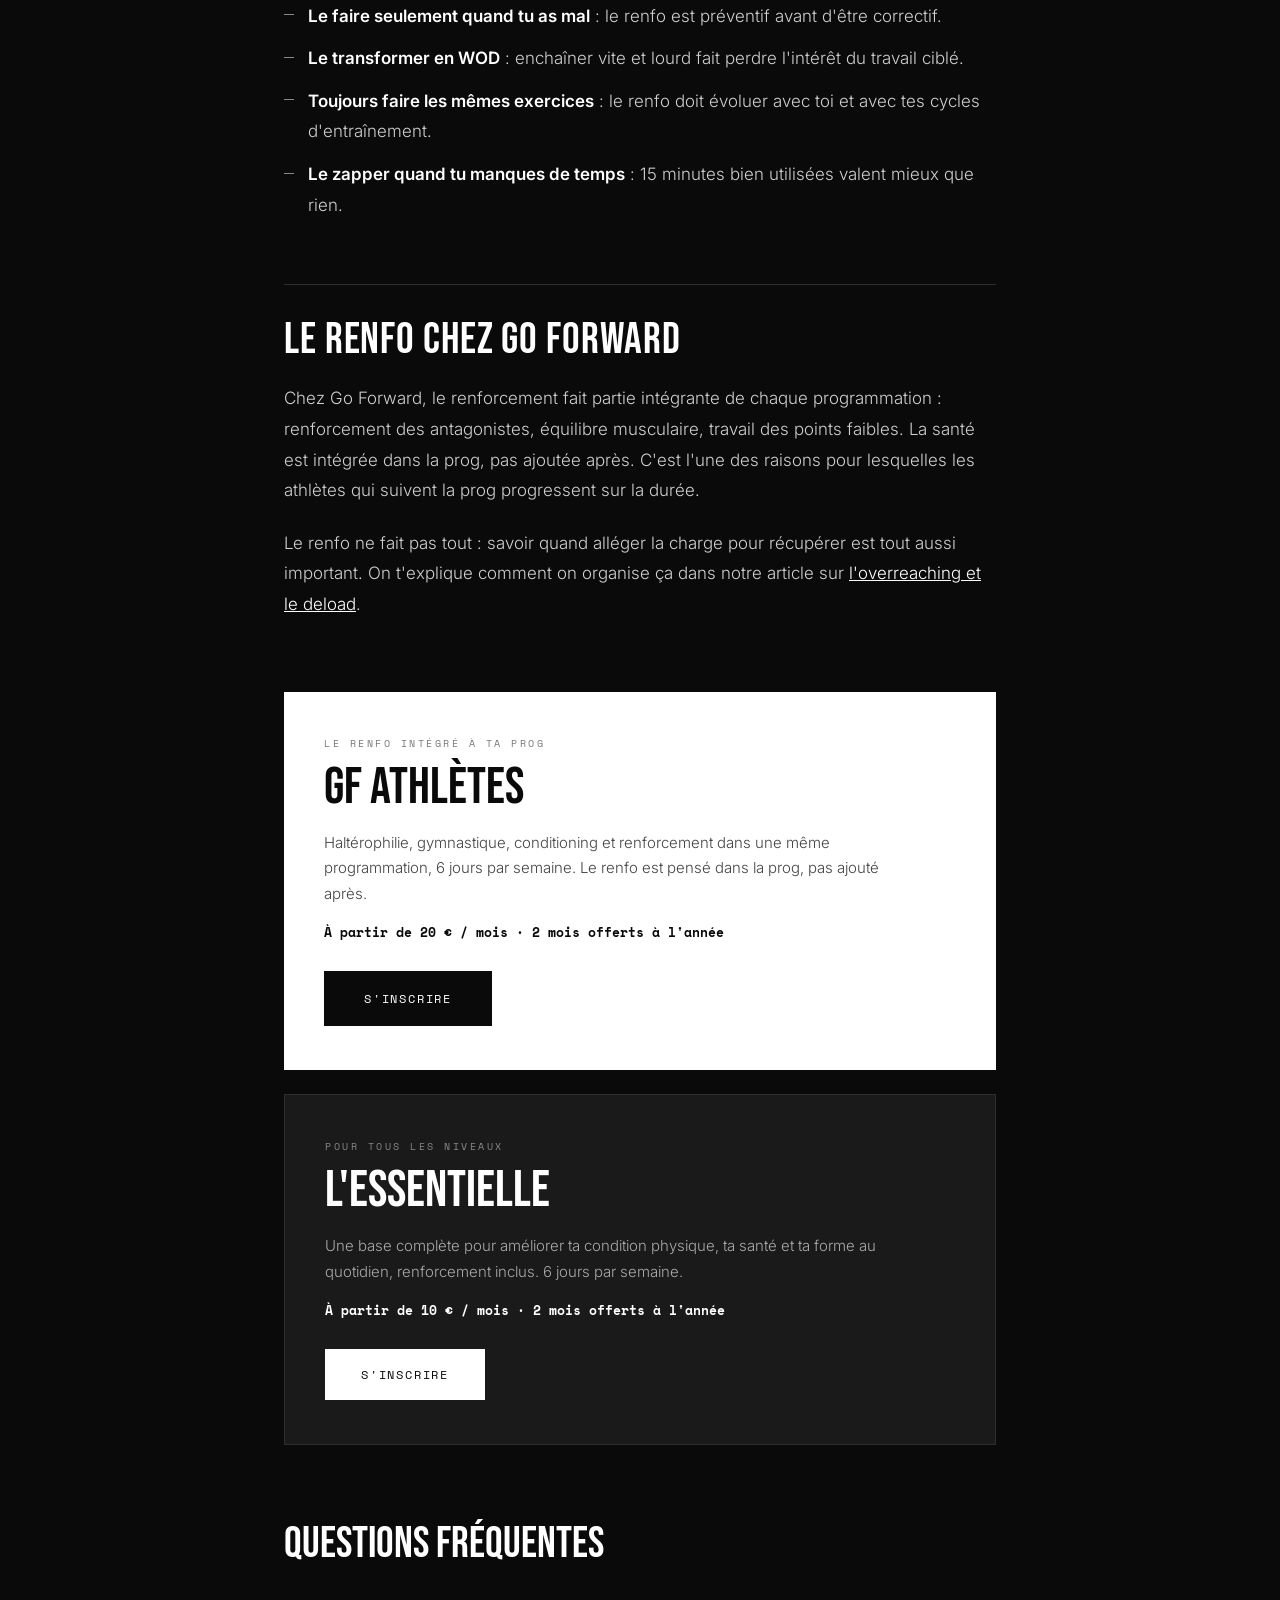
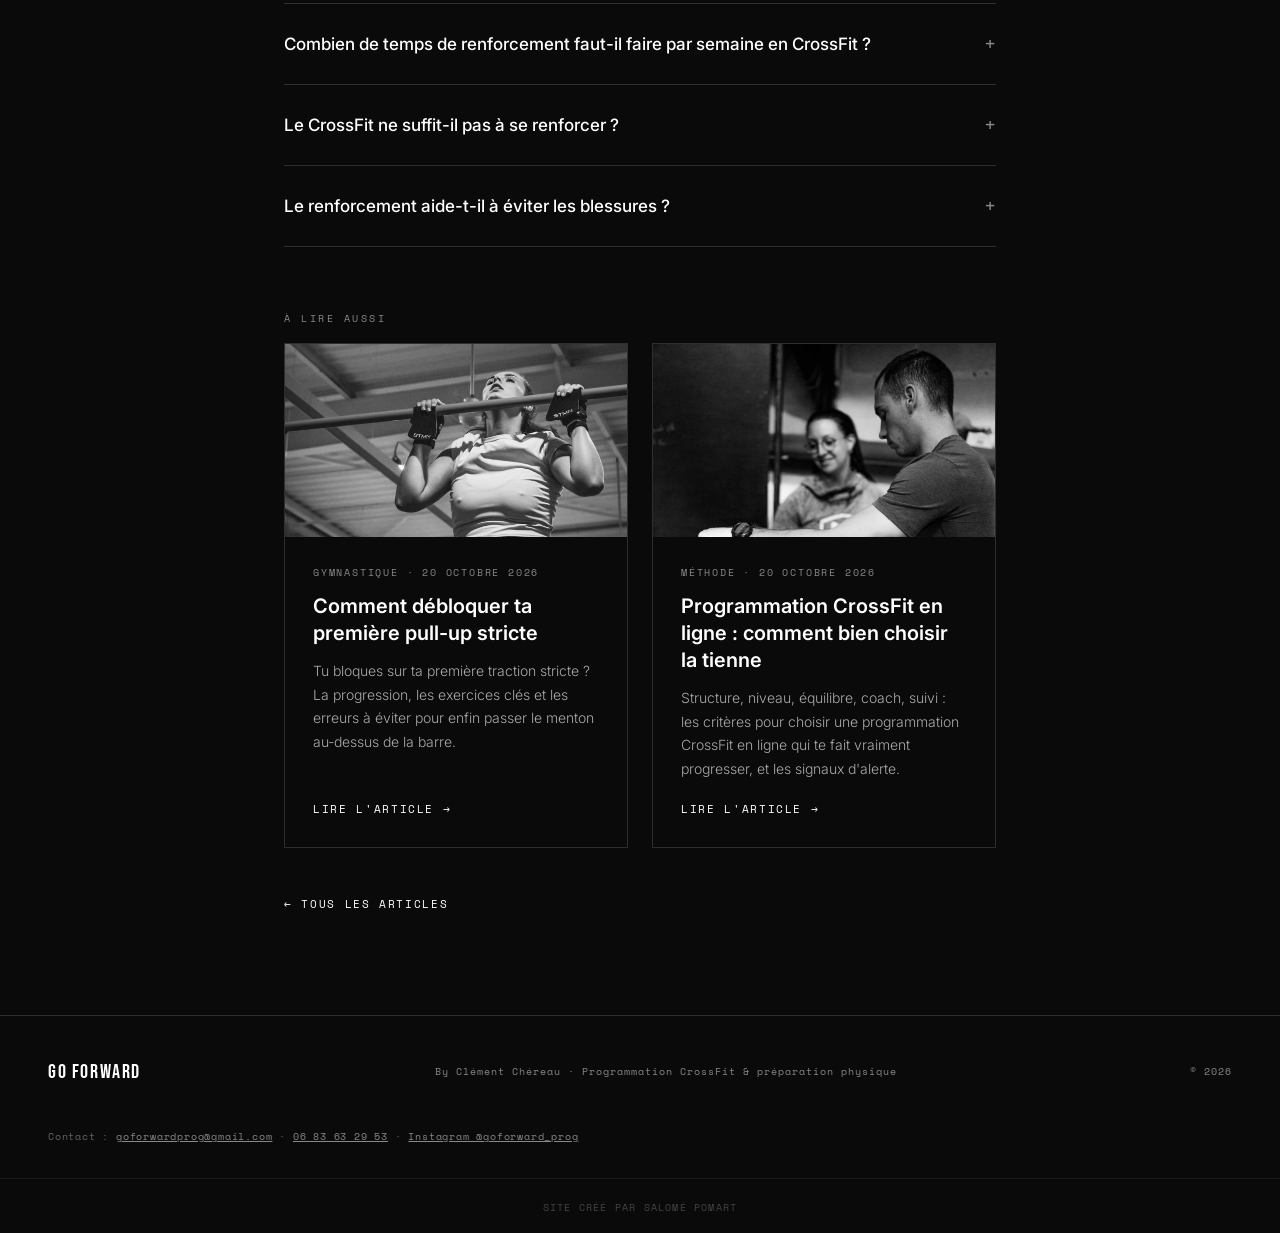
<file: blog/renforcement-musculaire-crossfit/index.html>
<!DOCTYPE html>
<html lang="fr">
<head>
<meta charset="UTF-8">
<meta name="viewport" content="width=device-width, initial-scale=1.0">
<title>Renforcement musculaire et CrossFit : pourquoi c&#x27;est indispensable | Go Forward</title>
<meta name="description" content="Prévention des blessures, points faibles, progression sur les WODs : pourquoi le renforcement musculaire est indispensable quand on fait du CrossFit, et comment l&#x27;intégrer à ta semaine.">
<meta name="robots" content="index, follow, max-image-preview:large">
<link rel="canonical" href="https://goforward-prog.com/blog/renforcement-musculaire-crossfit/">
<meta name="theme-color" content="#0A0A0A">
<link rel="icon" href="../../favicon.ico" sizes="any">
<link rel="icon" type="image/png" sizes="32x32" href="../../favicon-32.png">
<link rel="apple-touch-icon" href="../../apple-touch-icon.png">
<link rel="manifest" href="../../site.webmanifest">
<meta property="og:type" content="article">
<meta property="og:locale" content="fr_FR">
<meta property="og:site_name" content="Go Forward">
<meta property="og:title" content="Renforcement musculaire et CrossFit : pourquoi c&#x27;est indispensable | Go Forward">
<meta property="og:description" content="Prévention des blessures, points faibles, progression sur les WODs : pourquoi le renforcement musculaire est indispensable quand on fait du CrossFit, et comment l&#x27;intégrer à ta semaine.">
<meta property="og:url" content="https://goforward-prog.com/blog/renforcement-musculaire-crossfit/">
<meta property="og:image" content="https://goforward-prog.com/blog/images/renforcement-musculaire-crossfit.jpg">
<meta name="twitter:card" content="summary_large_image">
<meta name="twitter:title" content="Renforcement musculaire et CrossFit : pourquoi c&#x27;est indispensable | Go Forward">
<meta name="twitter:description" content="Prévention des blessures, points faibles, progression sur les WODs : pourquoi le renforcement musculaire est indispensable quand on fait du CrossFit, et comment l&#x27;intégrer à ta semaine.">
<meta name="twitter:image" content="https://goforward-prog.com/blog/images/renforcement-musculaire-crossfit.jpg">
<link rel="preconnect" href="https://fonts.googleapis.com">
<link href="https://fonts.googleapis.com/css2?family=Bebas+Neue&family=Inter:wght@300;400;500;600&family=Space+Mono:wght@400;700&display=swap" rel="stylesheet">
<link rel="stylesheet" href="../../assets/site.css">
<script type="application/ld+json">
{
 "@context": "https://schema.org",
 "@graph": [
  {
   "@type": "BlogPosting",
   "headline": "Tu fais du CrossFit mais pas de renfo ? Voilà pourquoi c'est une erreur",
   "description": "Prévention des blessures, points faibles, progression sur les WODs : pourquoi le renforcement musculaire est indispensable quand on fait du CrossFit, et comment l'intégrer à ta semaine.",
   "image": "https://goforward-prog.com/blog/images/renforcement-musculaire-crossfit.jpg",
   "datePublished": "2026-10-20",
   "dateModified": "2026-10-20",
   "inLanguage": "fr-FR",
   "author": {
    "@type": "Person",
    "@id": "https://goforward-prog.com/#clement",
    "name": "Clément Chéreau",
    "url": "https://goforward-prog.com/#clement"
   },
   "publisher": {
    "@type": "Organization",
    "@id": "https://goforward-prog.com/#org",
    "name": "Go Forward",
    "url": "https://goforward-prog.com/"
   },
   "mainEntityOfPage": "https://goforward-prog.com/blog/renforcement-musculaire-crossfit/"
  },
  {
   "@type": "BreadcrumbList",
   "itemListElement": [
    {
     "@type": "ListItem",
     "position": 1,
     "name": "Accueil",
     "item": "https://goforward-prog.com/"
    },
    {
     "@type": "ListItem",
     "position": 2,
     "name": "Blog",
     "item": "https://goforward-prog.com/blog/"
    },
    {
     "@type": "ListItem",
     "position": 3,
     "name": "Tu fais du CrossFit mais pas de renfo ? Voilà pourquoi c'est une erreur",
     "item": "https://goforward-prog.com/blog/renforcement-musculaire-crossfit/"
    }
   ]
  },
  {
   "@type": "FAQPage",
   "mainEntity": [
    {
     "@type": "Question",
     "name": "Combien de temps de renforcement faut-il faire par semaine en CrossFit ?",
     "acceptedAnswer": {
      "@type": "Answer",
      "text": "Pas besoin d'y passer des heures : 2 à 3 blocs de 15 à 20 minutes par semaine, réguliers et bien construits, suffisent déjà à faire une vraie différence."
     }
    },
    {
     "@type": "Question",
     "name": "Le CrossFit ne suffit-il pas à se renforcer ?",
     "acceptedAnswer": {
      "@type": "Answer",
      "text": "Le CrossFit développe beaucoup de qualités, mais les WODs privilégient souvent les mêmes chaînes musculaires et la vitesse d'exécution. Le renforcement ciblé corrige les déséquilibres et renforce ce que les WODs travaillent peu."
     }
    },
    {
     "@type": "Question",
     "name": "Le renforcement aide-t-il à éviter les blessures ?",
     "acceptedAnswer": {
      "@type": "Answer",
      "text": "Renforcer les muscles antagonistes, travailler en unilatéral et améliorer le gainage aide à équilibrer le corps et à mieux encaisser les charges et le volume d'entraînement. C'est pour ça que Go Forward l'intègre dans toutes ses programmations."
     }
    }
   ]
  }
 ]
}
</script>
</head>
<body class="blog-page">
<nav>
  <a href="../../index.html" class="nav-logo"><img src="../../assets/logo-nav.png" alt="Logo Go Forward" width="28" height="28">GO FORWARD</a>
  <ul class="nav-links">
    <li><a href="../../index.html#philosophie">Philosophie</a></li>
    <li><a href="../../index.html#programmations">Programmations</a></li>
    <li><a href="../../index.html#merch">Merch</a></li>
    <li><a href="../../index.html#temoignages">Témoignages</a></li>
    <li><a href="../../index.html#clement">Programmateur</a></li>
    <li><a href="../../blog/">Blog</a></li>
    <li><a href="../../index.html#faq">FAQ</a></li>
  </ul>
  <a href="https://train.strivee.app/fr/p/goforward" target="_blank" rel="noopener" class="nav-cta">Rejoindre</a>
  <div class="hamburger" onclick="toggleMenu()">
    <span></span><span></span><span></span>
  </div>
</nav>

<main class="article-wrap">
  <p class="breadcrumb"><a href="../../index.html">Accueil</a> / <a href="../../blog/">Blog</a></p>
  <span class="blog-card-tag">Méthode</span>
  <h1 class="article-title">Tu fais du CrossFit mais pas de renfo ? Voilà pourquoi c&#x27;est une erreur</h1>
  <p class="article-meta">Par <a href="../../index.html#clement">Clément Chéreau</a> · 20 octobre 2026 · Lecture 5 min</p>
  <img class="article-cover" src="../../blog/images/renforcement-musculaire-crossfit.jpg" alt="Athlète en développé couché avec une barre chargée, travail de renforcement">

  <article class="article-body">

<p class="lead">Les WODs, les PR, les barres qui montent… Le CrossFit, c'est addictif. Mais beaucoup de pratiquants zappent une partie essentielle de l'entraînement : le renforcement musculaire. Résultat : des déséquilibres, des petites douleurs qui s'installent, et une progression qui finit par stagner.</p>

<div class="tldr">
  <p class="tldr-label">L'essentiel en 30 secondes</p>
  <ul>
    <li>Le renfo, c'est du travail ciblé : <strong>antagonistes, unilatéral, gainage</strong>, chaîne postérieure.</li>
    <li>Il sert à <strong>prévenir les blessures</strong>, corriger tes <strong>points faibles</strong> et mieux <strong>performer sur les WODs</strong>.</li>
    <li><strong>2 à 3 blocs de 15 à 20 minutes par semaine</strong> suffisent pour faire la différence.</li>
    <li>Chez Go Forward, le renfo est <strong>intégré à la prog</strong>, pas ajouté après.</li>
  </ul>
</div>

<h2>Le renfo, c'est quoi exactement ?</h2>
<p>Le renforcement musculaire, ce n'est pas faire de la musculation à côté du CrossFit. C'est un travail ciblé, souvent à charge modérée et à tempo contrôlé, sur ce que les WODs travaillent peu :</p>
<ul>
  <li><strong>Les muscles antagonistes</strong> : si tu pousses beaucoup, il faut aussi tirer, et inversement.</li>
  <li><strong>Le travail unilatéral</strong> : une jambe ou un bras à la fois, pour corriger les différences entre ton côté droit et ton côté gauche.</li>
  <li><strong>Le gainage</strong> : la base de tous les mouvements, de l'arraché au toes to bar.</li>
  <li><strong>Les zones souvent oubliées</strong> : arrière d'épaule, chaîne postérieure, stabilité du bassin.</li>
</ul>

<h2>Pourquoi c'est indispensable en CrossFit</h2>
<h3>1. Pour durer</h3>
<p>Le CrossFit sollicite beaucoup le corps : volume, charges, vitesse. Un corps équilibré encaisse mieux. Le renfo, c'est l'assurance de pouvoir continuer à t'entraîner dans 5 ou 10 ans.</p>
<h3>2. Pour corriger tes points faibles</h3>
<p>Un dos qui lâche en fin de WOD, une épaule moins stable, un côté plus faible que l'autre : ce sont souvent ces détails qui te limitent. Le renfo les cible directement.</p>
<h3>3. Pour mieux performer</h3>
<p>Plus de force et de stabilité, c'est plus d'efficacité dans chaque mouvement : en haltérophilie, en gymnastique, et dans ta capacité à enchaîner les efforts. Beaucoup d'athlètes le constatent : en ajoutant du renfo, ils progressent aussi sur les WODs.</p>

<h2>Comment l'intégrer à ta semaine</h2>
<ul>
  <li><strong>2 à 3 fois par semaine</strong>, 15 à 20 minutes, en fin de séance ou sur une séance dédiée.</li>
  <li><strong>Choisis 3 à 4 exercices</strong> : un tirage, un exercice unilatéral pour les jambes, un exercice pour l'arrière d'épaule, un gainage.</li>
  <li><strong>Privilégie la qualité</strong> : charge modérée, tempo contrôlé, amplitude complète.</li>
  <li><strong>Sois régulier</strong> : c'est l'accumulation des semaines qui fait la différence, pas une séance isolée.</li>
</ul>

<h2>Les erreurs à éviter</h2>
<ul>
  <li><strong>Le faire seulement quand tu as mal</strong> : le renfo est préventif avant d'être correctif.</li>
  <li><strong>Le transformer en WOD</strong> : enchaîner vite et lourd fait perdre l'intérêt du travail ciblé.</li>
  <li><strong>Toujours faire les mêmes exercices</strong> : le renfo doit évoluer avec toi et avec tes cycles d'entraînement.</li>
  <li><strong>Le zapper quand tu manques de temps</strong> : 15 minutes bien utilisées valent mieux que rien.</li>
</ul>

<h2>Le renfo chez Go Forward</h2>
<p>Chez Go Forward, le renforcement fait partie intégrante de chaque programmation : renforcement des antagonistes, équilibre musculaire, travail des points faibles. La santé est intégrée dans la prog, pas ajoutée après. C'est l'une des raisons pour lesquelles les athlètes qui suivent la prog progressent sur la durée.</p>
<p>Le renfo ne fait pas tout : savoir quand alléger la charge pour récupérer est tout aussi important. On t'explique comment on organise ça dans notre article sur <a href="../deload-overreaching/">l'overreaching et le deload</a>.</p>

  </article>

  <aside class="cta-box">
    <p class="cta-box-label">Le renfo intégré à ta prog</p>
    <p class="cta-box-name">GF Athlètes</p>
    <p class="cta-box-text">Haltérophilie, gymnastique, conditioning et renforcement dans une même programmation, 6 jours par semaine. Le renfo est pensé dans la prog, pas ajouté après.</p>
    <p class="cta-box-price">À partir de 20 € / mois · 2 mois offerts à l&#x27;année</p>
    <a href="https://train.strivee.app/fr/program/FEyrRCor2bPTjDDfxggW" target="_blank" rel="noopener" class="btn-dark">S&#x27;inscrire</a>
  </aside>
  <aside class="cta-box cta-box--alt">
    <p class="cta-box-label">Pour tous les niveaux</p>
    <p class="cta-box-name">L&#x27;Essentielle</p>
    <p class="cta-box-text">Une base complète pour améliorer ta condition physique, ta santé et ta forme au quotidien, renforcement inclus. 6 jours par semaine.</p>
    <p class="cta-box-price">À partir de 10 € / mois · 2 mois offerts à l&#x27;année</p>
    <a href="https://train.strivee.app/fr/program/ogcmXxv3qTJQZlbwVO4x" target="_blank" rel="noopener" class="btn-primary">S&#x27;inscrire</a>
  </aside>

  <div class="article-faq">
    <h2>Questions fréquentes</h2>
    <div class="faq-list">
    <details class="faq-item">
      <summary>Combien de temps de renforcement faut-il faire par semaine en CrossFit ?</summary>
      <p>Pas besoin d'y passer des heures : 2 à 3 blocs de 15 à 20 minutes par semaine, réguliers et bien construits, suffisent déjà à faire une vraie différence.</p>
    </details>
    <details class="faq-item">
      <summary>Le CrossFit ne suffit-il pas à se renforcer ?</summary>
      <p>Le CrossFit développe beaucoup de qualités, mais les WODs privilégient souvent les mêmes chaînes musculaires et la vitesse d'exécution. Le renforcement ciblé corrige les déséquilibres et renforce ce que les WODs travaillent peu.</p>
    </details>
    <details class="faq-item">
      <summary>Le renforcement aide-t-il à éviter les blessures ?</summary>
      <p>Renforcer les muscles antagonistes, travailler en unilatéral et améliorer le gainage aide à équilibrer le corps et à mieux encaisser les charges et le volume d'entraînement. C'est pour ça que Go Forward l'intègre dans toutes ses programmations.</p>
    </details>
    </div>
  </div>

  <div class="article-related">
    <p class="tldr-label">À lire aussi</p>
    <div class="blog-grid">
    <a class="blog-card" href="../../blog/premiere-pull-up-stricte/">
      <img loading="lazy" src="../../blog/images/premiere-pull-up-stricte.jpg" alt="Athlète réalisant une pull-up stricte, menton au-dessus de la barre">
      <div class="blog-card-body">
        <span class="blog-card-tag">Gymnastique · 20 octobre 2026</span>
        <h3 class="blog-card-title">Comment débloquer ta première pull-up stricte</h3>
        <p class="blog-card-excerpt">Tu bloques sur ta première traction stricte ? La progression, les exercices clés et les erreurs à éviter pour enfin passer le menton au-dessus de la barre.</p>
        <span class="blog-card-more">Lire l'article →</span>
      </div>
    </a>
    <a class="blog-card" href="../../blog/choisir-programmation-crossfit-en-ligne/">
      <img loading="lazy" src="../../blog/images/choisir-programmation-crossfit.jpg" alt="Clément Chéreau, programmateur Go Forward, écrit une séance sur un tableau">
      <div class="blog-card-body">
        <span class="blog-card-tag">Méthode · 20 octobre 2026</span>
        <h3 class="blog-card-title">Programmation CrossFit en ligne : comment bien choisir la tienne</h3>
        <p class="blog-card-excerpt">Structure, niveau, équilibre, coach, suivi : les critères pour choisir une programmation CrossFit en ligne qui te fait vraiment progresser, et les signaux d&#x27;alerte.</p>
        <span class="blog-card-more">Lire l'article →</span>
      </div>
    </a>
    </div>
  </div>

  <a class="back-link" href="../../blog/">← Tous les articles</a>
</main>

<footer>
  <span class="footer-logo">GO FORWARD</span>
  <span class="footer-text">By Clément Chéreau · Programmation CrossFit &amp; préparation physique</span>
  <span class="footer-text">© 2026</span>
</footer>
<p class="footer-seo">Contact : <a href="mailto:goforwardprog@gmail.com">goforwardprog@gmail.com</a> · <a href="tel:+33683632953">06 83 63 29 53</a> · <a href="https://www.instagram.com/goforward_prog/" target="_blank" rel="noopener">Instagram @goforward_prog</a></p>
<div style="background:var(--black); border-top:1px solid #1a1a1a; padding:14px 48px; text-align:center;">
  <span style="font-family:'Space Mono',monospace; font-size:10px; letter-spacing:0.12em; color:#444; text-transform:uppercase;">Site créé par Salomé Pomart</span>
</div>
<script>
  function toggleMenu() {
    const l = document.querySelector('.nav-links');
    if (l.style.display === 'flex') { l.style.display = 'none'; return; }
    Object.assign(l.style, {display:'flex', flexDirection:'column', position:'fixed', top:'64px', left:'0', right:'0',
      background:'rgba(10,10,10,0.97)', padding:'24px', gap:'20px', borderBottom:'1px solid #2E2E2E'});
  }
</script>
</body>
</html>
</file>
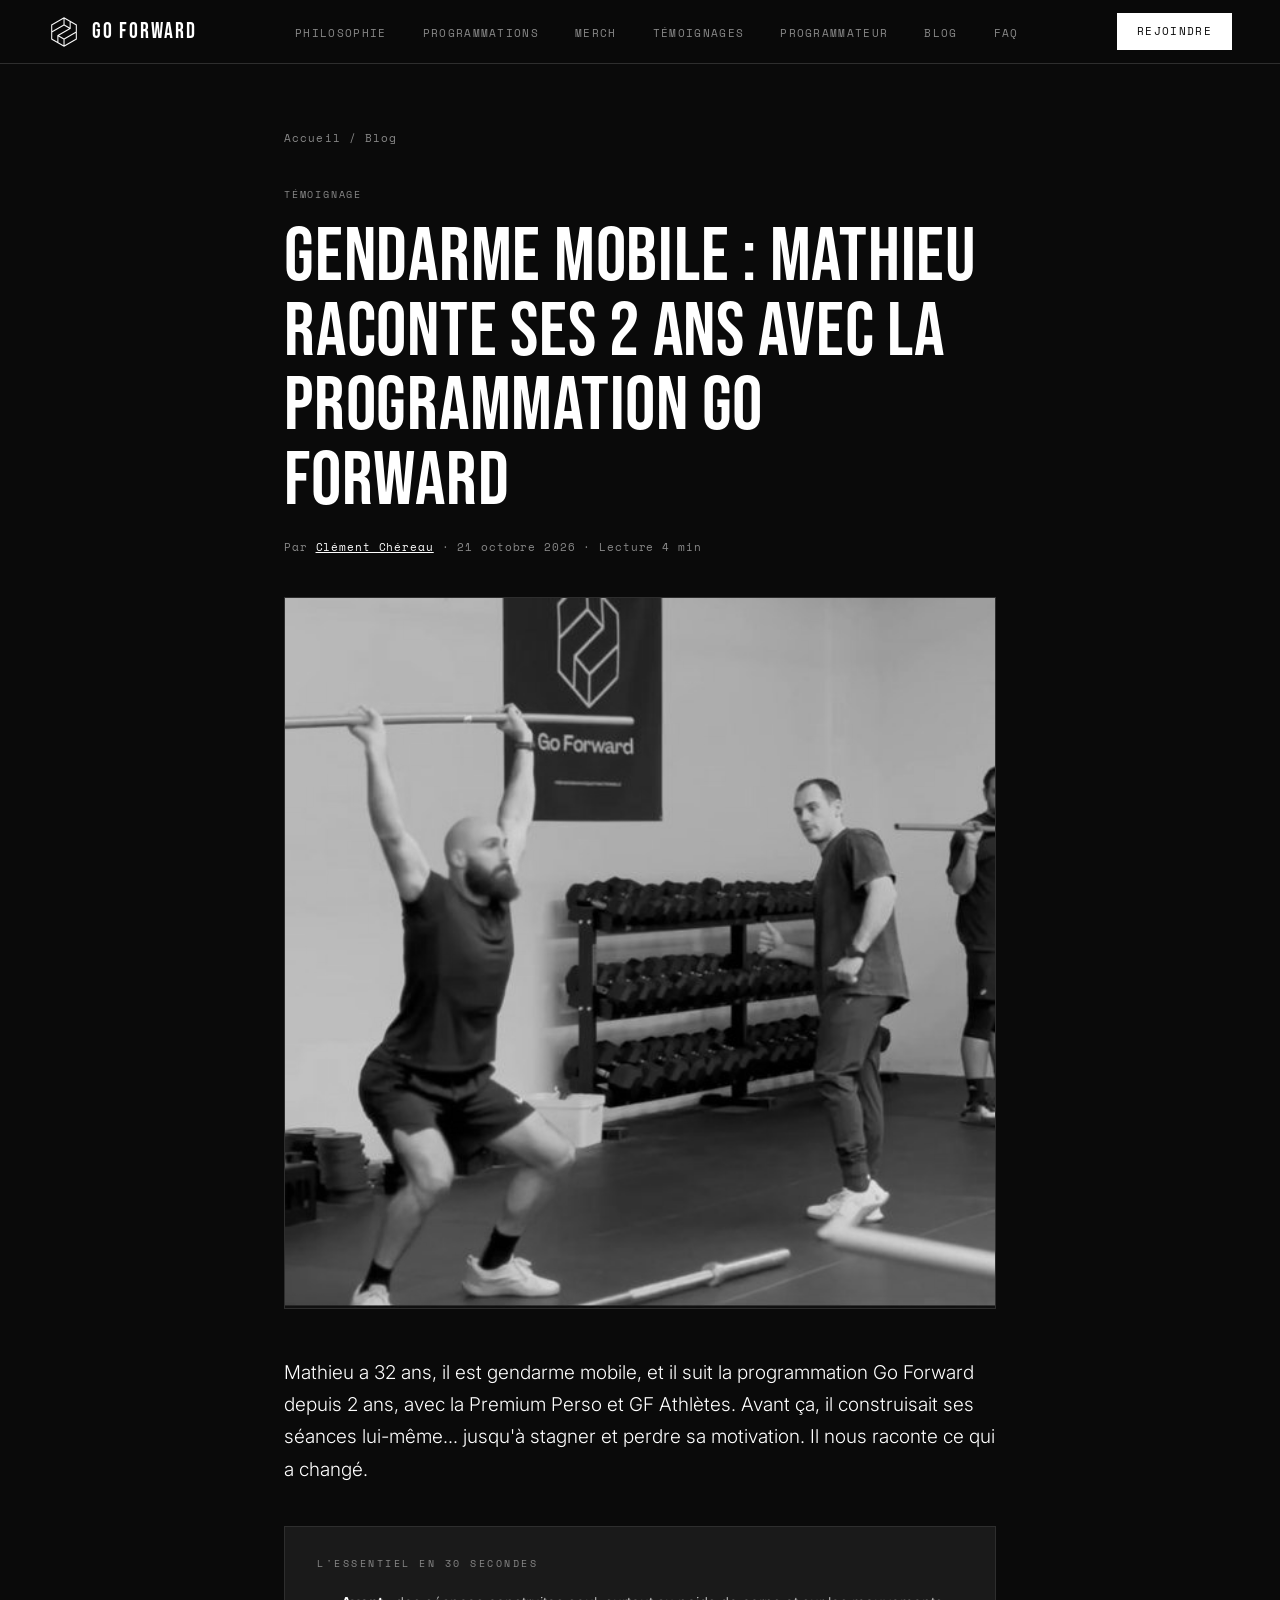
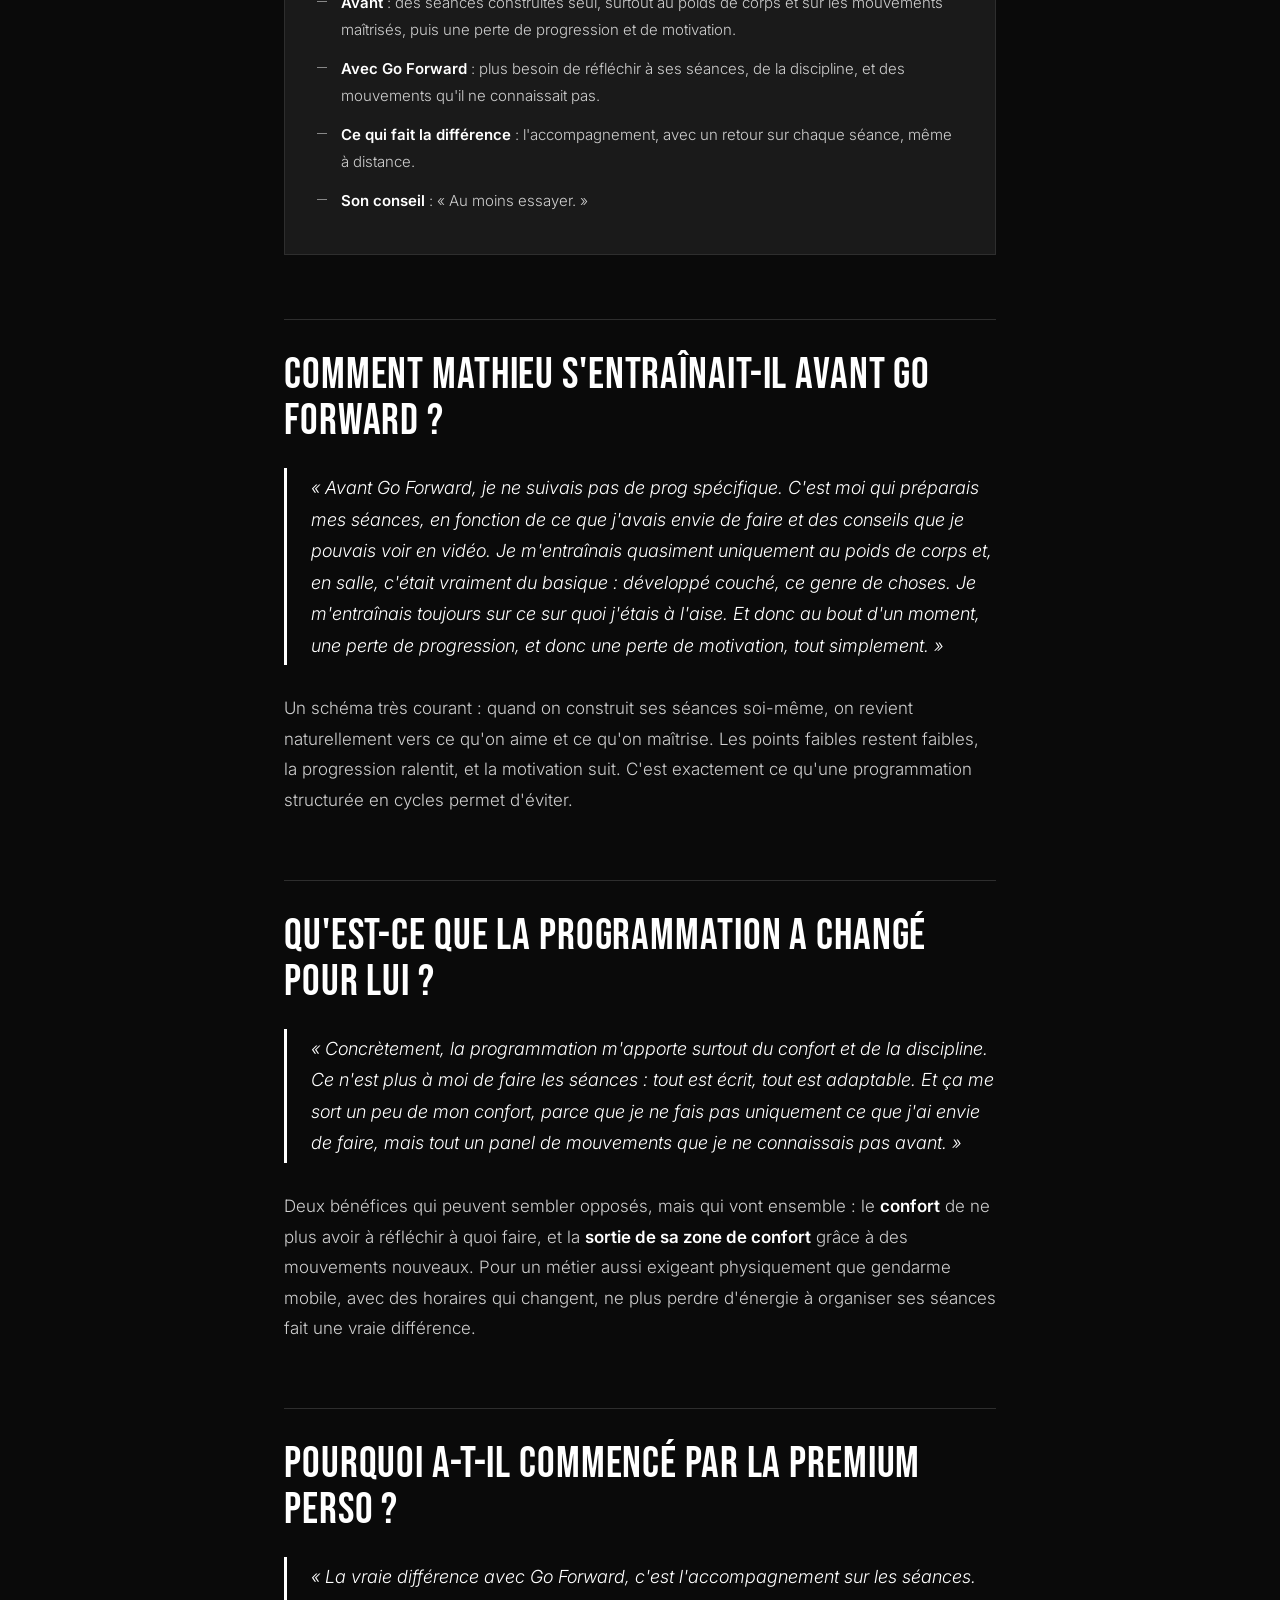
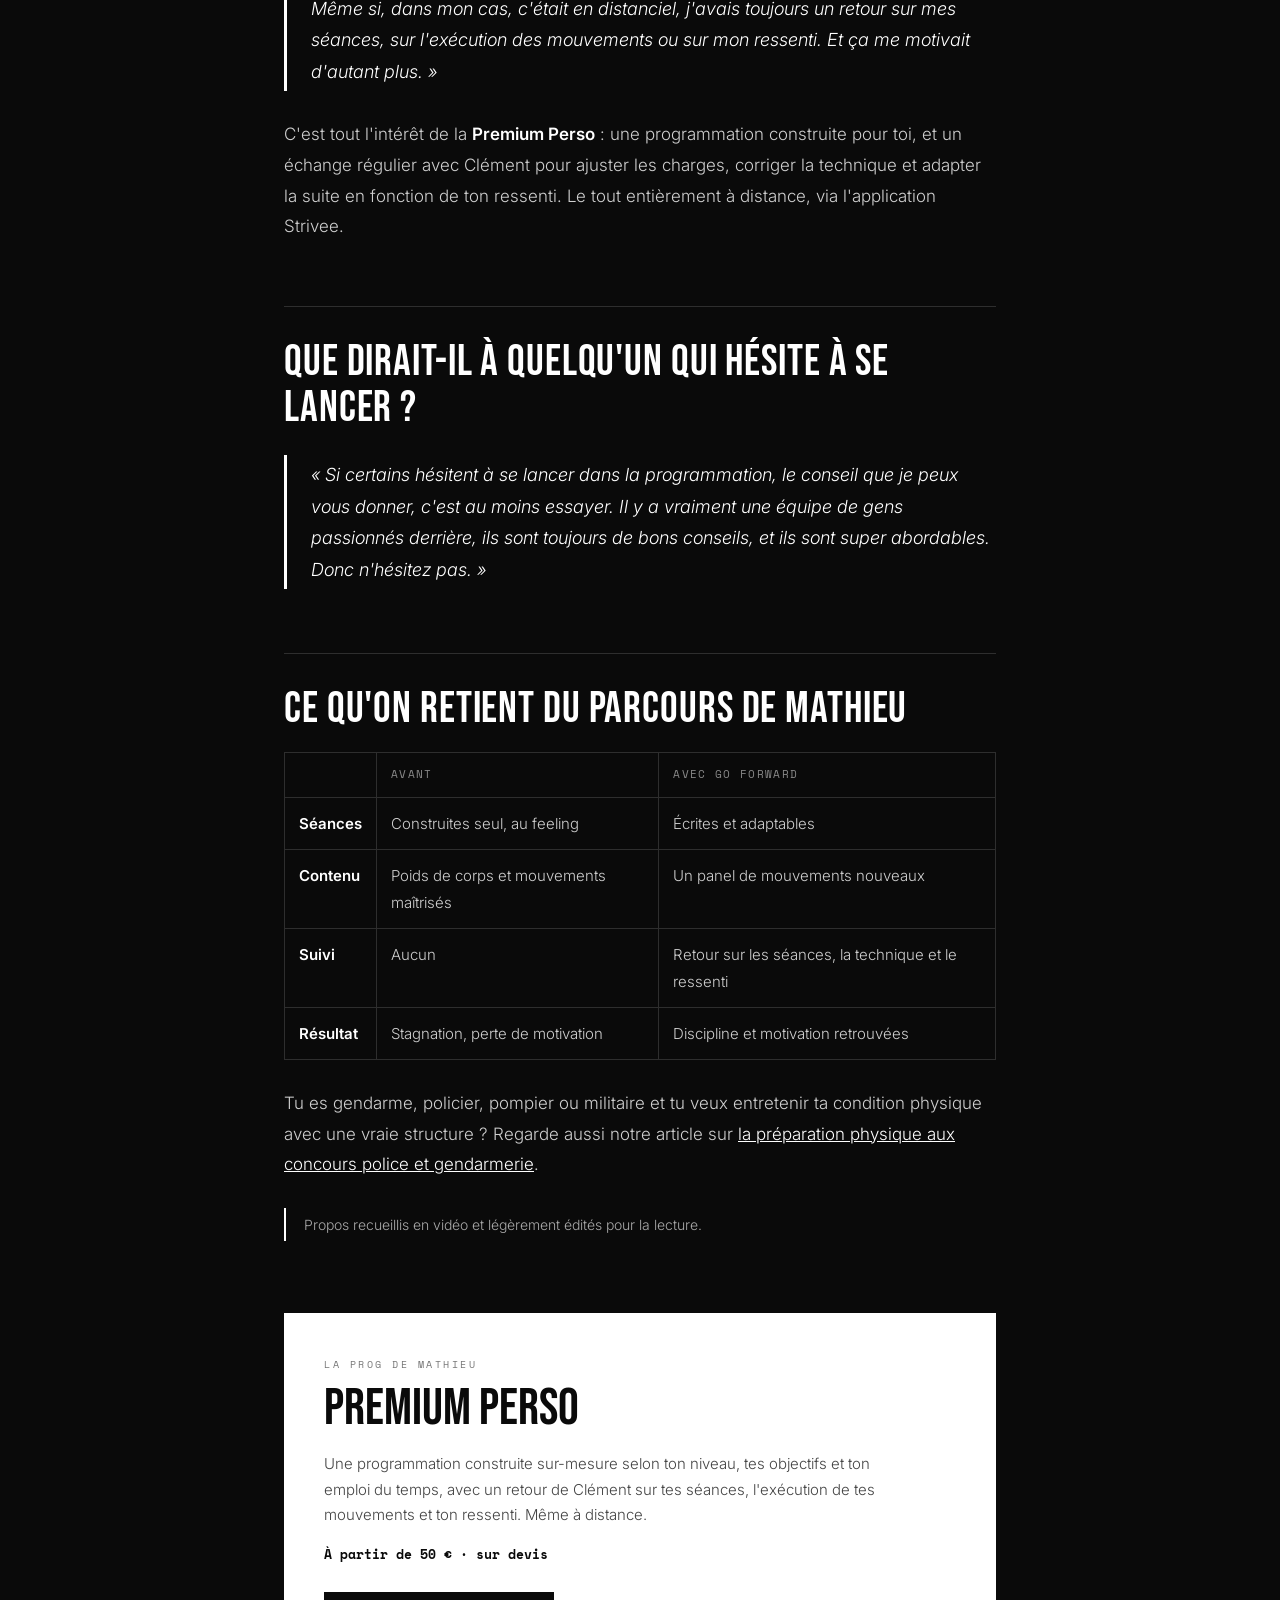
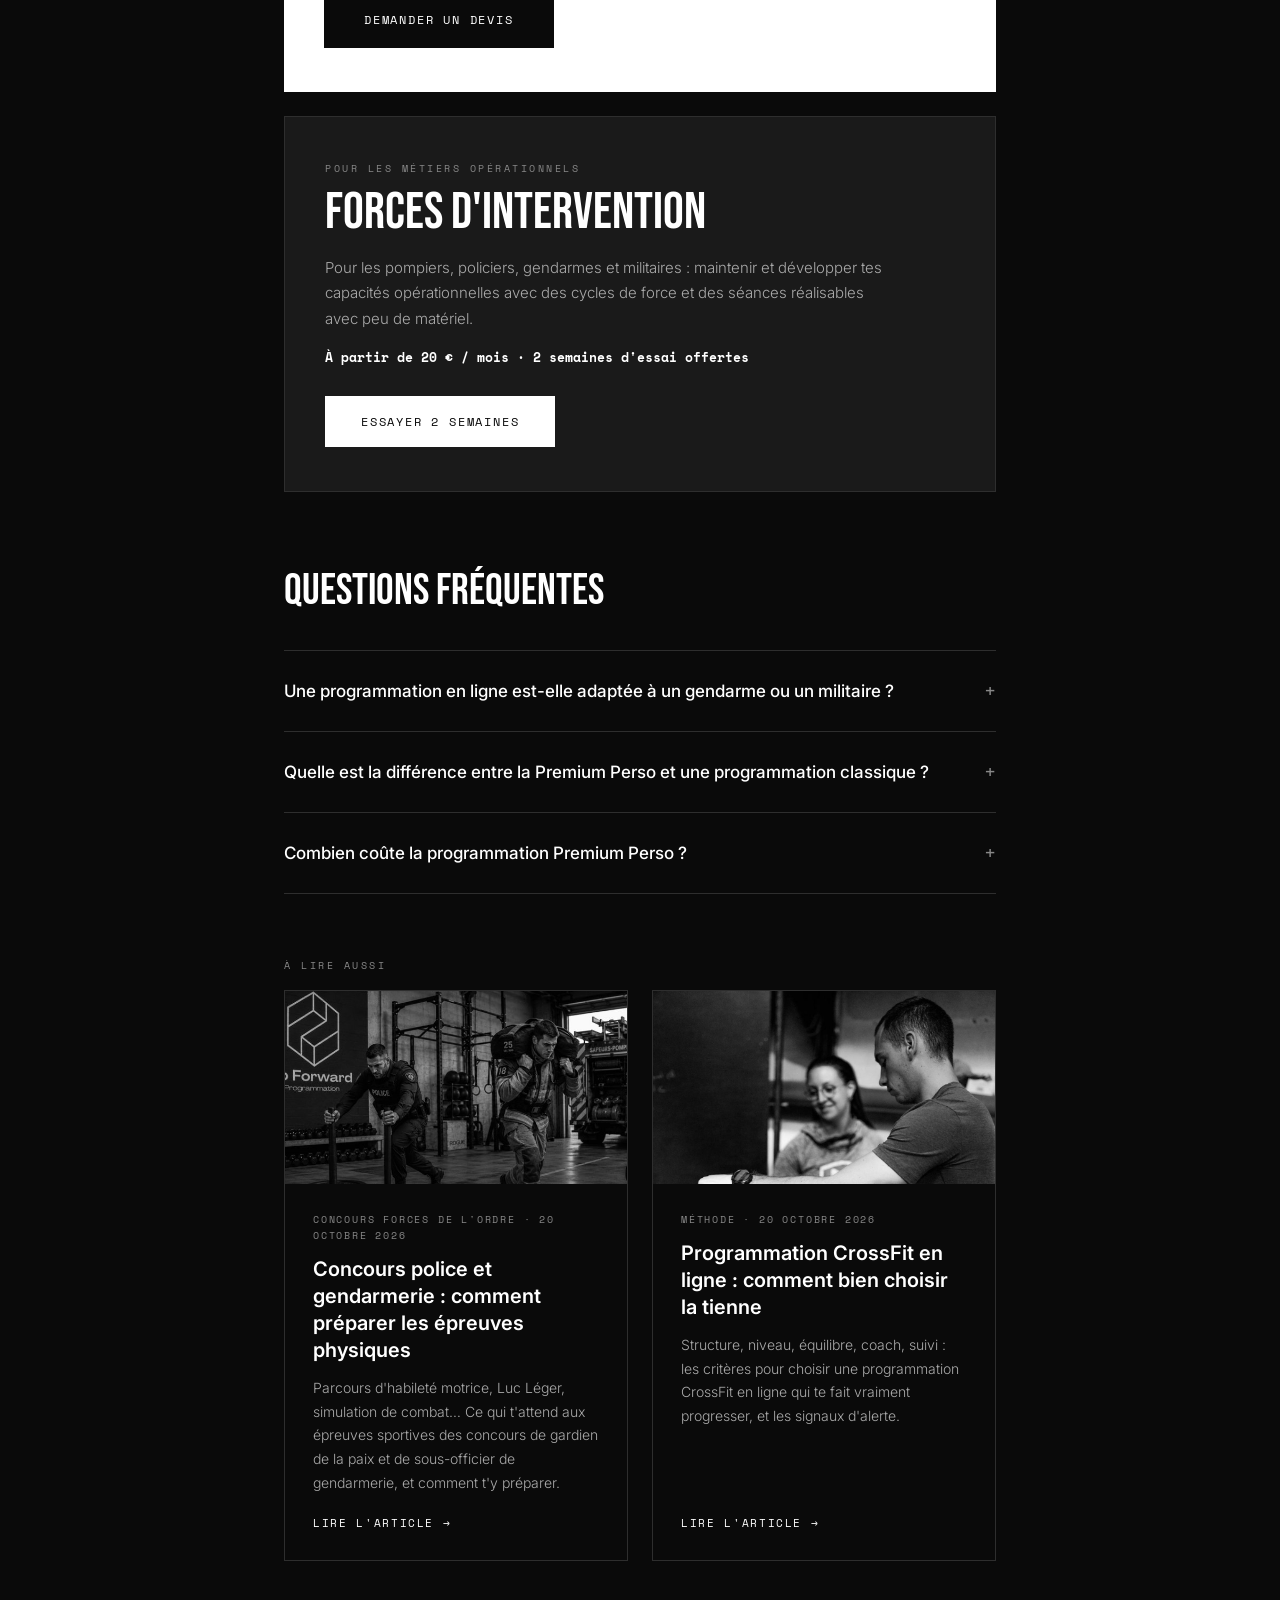
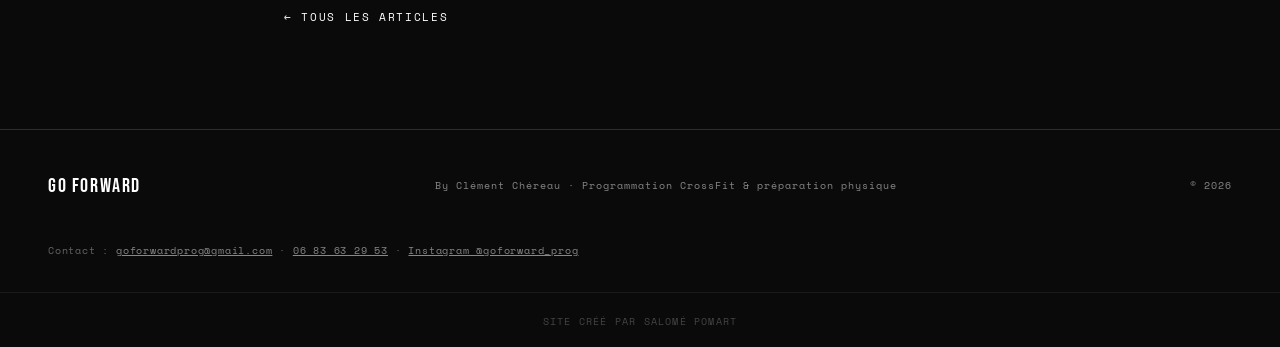
<file: blog/temoignage-gendarme-mobile-programmation-go-forward/index.html>
<!DOCTYPE html>
<html lang="fr">
<head>
<meta charset="UTF-8">
<meta name="viewport" content="width=device-width, initial-scale=1.0">
<title>Préparation physique gendarme mobile : le témoignage de Mathieu | Go Forward</title>
<meta name="description" content="Mathieu, 32 ans, gendarme mobile, suit la programmation Go Forward depuis 2 ans. Comment il s&#x27;entraînait avant, ce qui a changé, pourquoi il a choisi l&#x27;accompagnement Premium, et son conseil si tu hésites.">
<meta name="robots" content="index, follow, max-image-preview:large">
<link rel="canonical" href="https://goforward-prog.com/blog/temoignage-gendarme-mobile-programmation-go-forward/">
<meta name="theme-color" content="#0A0A0A">
<link rel="icon" href="../../favicon.ico" sizes="any">
<link rel="icon" type="image/png" sizes="32x32" href="../../favicon-32.png">
<link rel="apple-touch-icon" href="../../apple-touch-icon.png">
<link rel="manifest" href="../../site.webmanifest">
<meta property="og:type" content="article">
<meta property="og:locale" content="fr_FR">
<meta property="og:site_name" content="Go Forward">
<meta property="og:title" content="Préparation physique gendarme mobile : le témoignage de Mathieu | Go Forward">
<meta property="og:description" content="Mathieu, 32 ans, gendarme mobile, suit la programmation Go Forward depuis 2 ans. Comment il s&#x27;entraînait avant, ce qui a changé, pourquoi il a choisi l&#x27;accompagnement Premium, et son conseil si tu hésites.">
<meta property="og:url" content="https://goforward-prog.com/blog/temoignage-gendarme-mobile-programmation-go-forward/">
<meta property="og:image" content="https://goforward-prog.com/blog/images/temoignage-mathieu-gendarme-mobile.jpg">
<meta name="twitter:card" content="summary_large_image">
<meta name="twitter:title" content="Préparation physique gendarme mobile : le témoignage de Mathieu | Go Forward">
<meta name="twitter:description" content="Mathieu, 32 ans, gendarme mobile, suit la programmation Go Forward depuis 2 ans. Comment il s&#x27;entraînait avant, ce qui a changé, pourquoi il a choisi l&#x27;accompagnement Premium, et son conseil si tu hésites.">
<meta name="twitter:image" content="https://goforward-prog.com/blog/images/temoignage-mathieu-gendarme-mobile.jpg">
<link rel="preconnect" href="https://fonts.googleapis.com">
<link href="https://fonts.googleapis.com/css2?family=Bebas+Neue&family=Inter:wght@300;400;500;600&family=Space+Mono:wght@400;700&display=swap" rel="stylesheet">
<link rel="stylesheet" href="../../assets/site.css">
<script type="application/ld+json">
{
 "@context": "https://schema.org",
 "@graph": [
  {
   "@type": "BlogPosting",
   "headline": "Gendarme mobile : Mathieu raconte ses 2 ans avec la programmation Go Forward",
   "description": "Mathieu, 32 ans, gendarme mobile, suit la programmation Go Forward depuis 2 ans. Comment il s'entraînait avant, ce qui a changé, pourquoi il a choisi l'accompagnement Premium, et son conseil si tu hésites.",
   "image": "https://goforward-prog.com/blog/images/temoignage-mathieu-gendarme-mobile.jpg",
   "datePublished": "2026-10-21",
   "dateModified": "2026-10-21",
   "inLanguage": "fr-FR",
   "author": {
    "@type": "Person",
    "@id": "https://goforward-prog.com/#clement",
    "name": "Clément Chéreau",
    "url": "https://goforward-prog.com/#clement"
   },
   "publisher": {
    "@type": "Organization",
    "@id": "https://goforward-prog.com/#org",
    "name": "Go Forward",
    "url": "https://goforward-prog.com/"
   },
   "mainEntityOfPage": "https://goforward-prog.com/blog/temoignage-gendarme-mobile-programmation-go-forward/"
  },
  {
   "@type": "BreadcrumbList",
   "itemListElement": [
    {
     "@type": "ListItem",
     "position": 1,
     "name": "Accueil",
     "item": "https://goforward-prog.com/"
    },
    {
     "@type": "ListItem",
     "position": 2,
     "name": "Blog",
     "item": "https://goforward-prog.com/blog/"
    },
    {
     "@type": "ListItem",
     "position": 3,
     "name": "Gendarme mobile : Mathieu raconte ses 2 ans avec la programmation Go Forward",
     "item": "https://goforward-prog.com/blog/temoignage-gendarme-mobile-programmation-go-forward/"
    }
   ]
  },
  {
   "@type": "FAQPage",
   "mainEntity": [
    {
     "@type": "Question",
     "name": "Une programmation en ligne est-elle adaptée à un gendarme ou un militaire ?",
     "acceptedAnswer": {
      "@type": "Answer",
      "text": "Oui. Mathieu, gendarme mobile, suit la programmation Go Forward depuis 2 ans, à distance. Go Forward propose aussi une programmation Forces d'intervention, pensée pour les pompiers, policiers, gendarmes et militaires, avec des séances réalisables avec peu de matériel."
     }
    },
    {
     "@type": "Question",
     "name": "Quelle est la différence entre la Premium Perso et une programmation classique ?",
     "acceptedAnswer": {
      "@type": "Answer",
      "text": "La Premium Perso est construite sur-mesure pour toi, et tu as un retour régulier de Clément sur tes séances, l'exécution de tes mouvements et ton ressenti. Une programmation classique comme GF Athlètes ou L'Essentielle est la même pour tous les abonnés, avec des adaptations par niveau."
     }
    },
    {
     "@type": "Question",
     "name": "Combien coûte la programmation Premium Perso ?",
     "acceptedAnswer": {
      "@type": "Answer",
      "text": "La Premium Perso démarre à partir de 50 €. Le tarif exact dépend de ta demande : contacte Go Forward à goforwardprog@gmail.com pour un devis."
     }
    }
   ]
  }
 ]
}
</script>
</head>
<body class="blog-page">
<nav>
  <a href="../../index.html" class="nav-logo"><img src="../../assets/logo-nav.png" alt="Logo Go Forward" width="28" height="28">GO FORWARD</a>
  <ul class="nav-links">
    <li><a href="../../index.html#philosophie">Philosophie</a></li>
    <li><a href="../../index.html#programmations">Programmations</a></li>
    <li><a href="../../index.html#merch">Merch</a></li>
    <li><a href="../../index.html#temoignages">Témoignages</a></li>
    <li><a href="../../index.html#clement">Programmateur</a></li>
    <li><a href="../../blog/">Blog</a></li>
    <li><a href="../../index.html#faq">FAQ</a></li>
  </ul>
  <a href="https://train.strivee.app/fr/p/goforward" target="_blank" rel="noopener" class="nav-cta">Rejoindre</a>
  <div class="hamburger" onclick="toggleMenu()">
    <span></span><span></span><span></span>
  </div>
</nav>

<main class="article-wrap">
  <p class="breadcrumb"><a href="../../index.html">Accueil</a> / <a href="../../blog/">Blog</a></p>
  <span class="blog-card-tag">Témoignage</span>
  <h1 class="article-title">Gendarme mobile : Mathieu raconte ses 2 ans avec la programmation Go Forward</h1>
  <p class="article-meta">Par <a href="../../index.html#clement">Clément Chéreau</a> · 21 octobre 2026 · Lecture 4 min</p>
  <img class="article-cover" src="../../blog/images/temoignage-mathieu-gendarme-mobile.jpg" alt="Mathieu, gendarme mobile, en overhead squat à la barre sous l&#x27;œil du coach, dans une salle Go Forward">

  <article class="article-body">

<p class="lead">Mathieu a 32 ans, il est gendarme mobile, et il suit la programmation Go Forward depuis 2 ans, avec la Premium Perso et GF Athlètes. Avant ça, il construisait ses séances lui-même… jusqu'à stagner et perdre sa motivation. Il nous raconte ce qui a changé.</p>

<div class="tldr">
  <p class="tldr-label">L'essentiel en 30 secondes</p>
  <ul>
    <li><strong>Avant</strong> : des séances construites seul, surtout au poids de corps et sur les mouvements maîtrisés, puis une perte de progression et de motivation.</li>
    <li><strong>Avec Go Forward</strong> : plus besoin de réfléchir à ses séances, de la discipline, et des mouvements qu'il ne connaissait pas.</li>
    <li><strong>Ce qui fait la différence</strong> : l'accompagnement, avec un retour sur chaque séance, même à distance.</li>
    <li><strong>Son conseil</strong> : « Au moins essayer. »</li>
  </ul>
</div>

<h2>Comment Mathieu s'entraînait-il avant Go Forward ?</h2>
<blockquote>« Avant Go Forward, je ne suivais pas de prog spécifique. C'est moi qui préparais mes séances, en fonction de ce que j'avais envie de faire et des conseils que je pouvais voir en vidéo. Je m'entraînais quasiment uniquement au poids de corps et, en salle, c'était vraiment du basique : développé couché, ce genre de choses. Je m'entraînais toujours sur ce sur quoi j'étais à l'aise. Et donc au bout d'un moment, une perte de progression, et donc une perte de motivation, tout simplement. »</blockquote>
<p>Un schéma très courant : quand on construit ses séances soi-même, on revient naturellement vers ce qu'on aime et ce qu'on maîtrise. Les points faibles restent faibles, la progression ralentit, et la motivation suit. C'est exactement ce qu'une programmation structurée en cycles permet d'éviter.</p>

<h2>Qu'est-ce que la programmation a changé pour lui ?</h2>
<blockquote>« Concrètement, la programmation m'apporte surtout du confort et de la discipline. Ce n'est plus à moi de faire les séances : tout est écrit, tout est adaptable. Et ça me sort un peu de mon confort, parce que je ne fais pas uniquement ce que j'ai envie de faire, mais tout un panel de mouvements que je ne connaissais pas avant. »</blockquote>
<p>Deux bénéfices qui peuvent sembler opposés, mais qui vont ensemble : le <strong>confort</strong> de ne plus avoir à réfléchir à quoi faire, et la <strong>sortie de sa zone de confort</strong> grâce à des mouvements nouveaux. Pour un métier aussi exigeant physiquement que gendarme mobile, avec des horaires qui changent, ne plus perdre d'énergie à organiser ses séances fait une vraie différence.</p>

<h2>Pourquoi a-t-il commencé par la Premium Perso ?</h2>
<blockquote>« La vraie différence avec Go Forward, c'est l'accompagnement sur les séances. Même si, dans mon cas, c'était en distanciel, j'avais toujours un retour sur mes séances, sur l'exécution des mouvements ou sur mon ressenti. Et ça me motivait d'autant plus. »</blockquote>
<p>C'est tout l'intérêt de la <strong>Premium Perso</strong> : une programmation construite pour toi, et un échange régulier avec Clément pour ajuster les charges, corriger la technique et adapter la suite en fonction de ton ressenti. Le tout entièrement à distance, via l'application Strivee.</p>

<h2>Que dirait-il à quelqu'un qui hésite à se lancer ?</h2>
<blockquote>« Si certains hésitent à se lancer dans la programmation, le conseil que je peux vous donner, c'est au moins essayer. Il y a vraiment une équipe de gens passionnés derrière, ils sont toujours de bons conseils, et ils sont super abordables. Donc n'hésitez pas. »</blockquote>

<h2>Ce qu'on retient du parcours de Mathieu</h2>
<table class="article-table">
  <thead><tr><th></th><th>Avant</th><th>Avec Go Forward</th></tr></thead>
  <tbody>
    <tr><td>Séances</td><td>Construites seul, au feeling</td><td>Écrites et adaptables</td></tr>
    <tr><td>Contenu</td><td>Poids de corps et mouvements maîtrisés</td><td>Un panel de mouvements nouveaux</td></tr>
    <tr><td>Suivi</td><td>Aucun</td><td>Retour sur les séances, la technique et le ressenti</td></tr>
    <tr><td>Résultat</td><td>Stagnation, perte de motivation</td><td>Discipline et motivation retrouvées</td></tr>
  </tbody>
</table>
<p>Tu es gendarme, policier, pompier ou militaire et tu veux entretenir ta condition physique avec une vraie structure ? Regarde aussi notre article sur <a href="../preparation-physique-concours-police-gendarmerie/">la préparation physique aux concours police et gendarmerie</a>.</p>
<p class="note">Propos recueillis en vidéo et légèrement édités pour la lecture.</p>

  </article>

  <aside class="cta-box">
    <p class="cta-box-label">La prog de Mathieu</p>
    <p class="cta-box-name">Premium Perso</p>
    <p class="cta-box-text">Une programmation construite sur-mesure selon ton niveau, tes objectifs et ton emploi du temps, avec un retour de Clément sur tes séances, l&#x27;exécution de tes mouvements et ton ressenti. Même à distance.</p>
    <p class="cta-box-price">À partir de 50 € · sur devis</p>
    <a href="mailto:goforwardprog@gmail.com?subject=Programmation%20Premium%20Perso" target="_blank" rel="noopener" class="btn-dark">Demander un devis</a>
  </aside>
  <aside class="cta-box cta-box--alt">
    <p class="cta-box-label">Pour les métiers opérationnels</p>
    <p class="cta-box-name">Forces d&#x27;intervention</p>
    <p class="cta-box-text">Pour les pompiers, policiers, gendarmes et militaires : maintenir et développer tes capacités opérationnelles avec des cycles de force et des séances réalisables avec peu de matériel.</p>
    <p class="cta-box-price">À partir de 20 € / mois · 2 semaines d&#x27;essai offertes</p>
    <a href="https://train.strivee.app/fr/program/WdYHjESomi0qyPzzwrEf" target="_blank" rel="noopener" class="btn-primary">Essayer 2 semaines</a>
  </aside>

  <div class="article-faq">
    <h2>Questions fréquentes</h2>
    <div class="faq-list">
    <details class="faq-item">
      <summary>Une programmation en ligne est-elle adaptée à un gendarme ou un militaire ?</summary>
      <p>Oui. Mathieu, gendarme mobile, suit la programmation Go Forward depuis 2 ans, à distance. Go Forward propose aussi une programmation Forces d'intervention, pensée pour les pompiers, policiers, gendarmes et militaires, avec des séances réalisables avec peu de matériel.</p>
    </details>
    <details class="faq-item">
      <summary>Quelle est la différence entre la Premium Perso et une programmation classique ?</summary>
      <p>La Premium Perso est construite sur-mesure pour toi, et tu as un retour régulier de Clément sur tes séances, l'exécution de tes mouvements et ton ressenti. Une programmation classique comme GF Athlètes ou L'Essentielle est la même pour tous les abonnés, avec des adaptations par niveau.</p>
    </details>
    <details class="faq-item">
      <summary>Combien coûte la programmation Premium Perso ?</summary>
      <p>La Premium Perso démarre à partir de 50 €. Le tarif exact dépend de ta demande : contacte Go Forward à goforwardprog@gmail.com pour un devis.</p>
    </details>
    </div>
  </div>

  <div class="article-related">
    <p class="tldr-label">À lire aussi</p>
    <div class="blog-grid">
    <a class="blog-card" href="../../blog/preparation-physique-concours-police-gendarmerie/">
      <img loading="lazy" src="../../blog/images/concours-police-gendarmerie.jpg" alt="Un policier pousse un traîneau et un sapeur-pompier porte un sac lesté pendant un entraînement">
      <div class="blog-card-body">
        <span class="blog-card-tag">Concours forces de l&#x27;ordre · 20 octobre 2026</span>
        <h3 class="blog-card-title">Concours police et gendarmerie : comment préparer les épreuves physiques</h3>
        <p class="blog-card-excerpt">Parcours d&#x27;habileté motrice, Luc Léger, simulation de combat… Ce qui t&#x27;attend aux épreuves sportives des concours de gardien de la paix et de sous-officier de gendarmerie, et comment t&#x27;y préparer.</p>
        <span class="blog-card-more">Lire l'article →</span>
      </div>
    </a>
    <a class="blog-card" href="../../blog/choisir-programmation-crossfit-en-ligne/">
      <img loading="lazy" src="../../blog/images/choisir-programmation-crossfit.jpg" alt="Clément Chéreau, programmateur Go Forward, écrit une séance sur un tableau">
      <div class="blog-card-body">
        <span class="blog-card-tag">Méthode · 20 octobre 2026</span>
        <h3 class="blog-card-title">Programmation CrossFit en ligne : comment bien choisir la tienne</h3>
        <p class="blog-card-excerpt">Structure, niveau, équilibre, coach, suivi : les critères pour choisir une programmation CrossFit en ligne qui te fait vraiment progresser, et les signaux d&#x27;alerte.</p>
        <span class="blog-card-more">Lire l'article →</span>
      </div>
    </a>
    </div>
  </div>

  <a class="back-link" href="../../blog/">← Tous les articles</a>
</main>

<footer>
  <span class="footer-logo">GO FORWARD</span>
  <span class="footer-text">By Clément Chéreau · Programmation CrossFit &amp; préparation physique</span>
  <span class="footer-text">© 2026</span>
</footer>
<p class="footer-seo">Contact : <a href="mailto:goforwardprog@gmail.com">goforwardprog@gmail.com</a> · <a href="tel:+33683632953">06 83 63 29 53</a> · <a href="https://www.instagram.com/goforward_prog/" target="_blank" rel="noopener">Instagram @goforward_prog</a></p>
<div style="background:var(--black); border-top:1px solid #1a1a1a; padding:14px 48px; text-align:center;">
  <span style="font-family:'Space Mono',monospace; font-size:10px; letter-spacing:0.12em; color:#444; text-transform:uppercase;">Site créé par Salomé Pomart</span>
</div>
<script>
  function toggleMenu() {
    const l = document.querySelector('.nav-links');
    if (l.style.display === 'flex') { l.style.display = 'none'; return; }
    Object.assign(l.style, {display:'flex', flexDirection:'column', position:'fixed', top:'64px', left:'0', right:'0',
      background:'rgba(10,10,10,0.97)', padding:'24px', gap:'20px', borderBottom:'1px solid #2E2E2E'});
  }
</script>
</body>
</html>
</file>
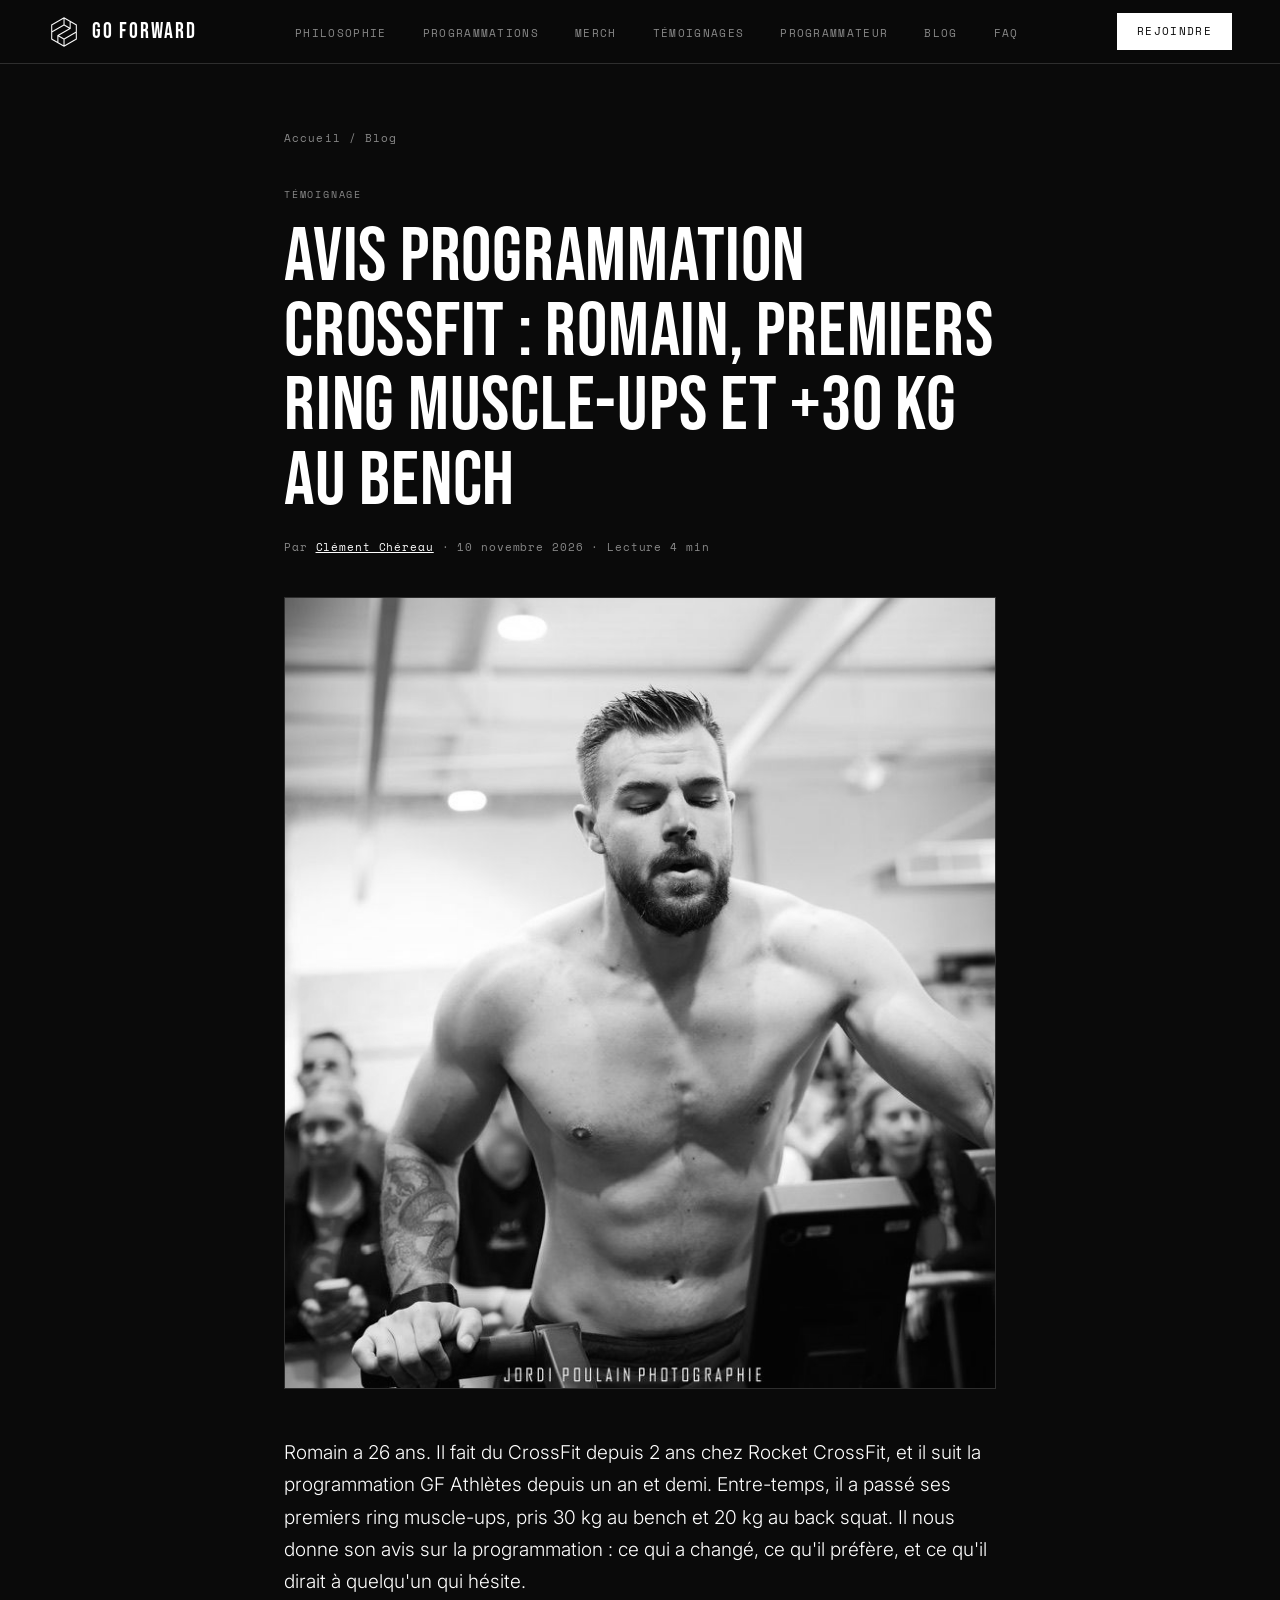
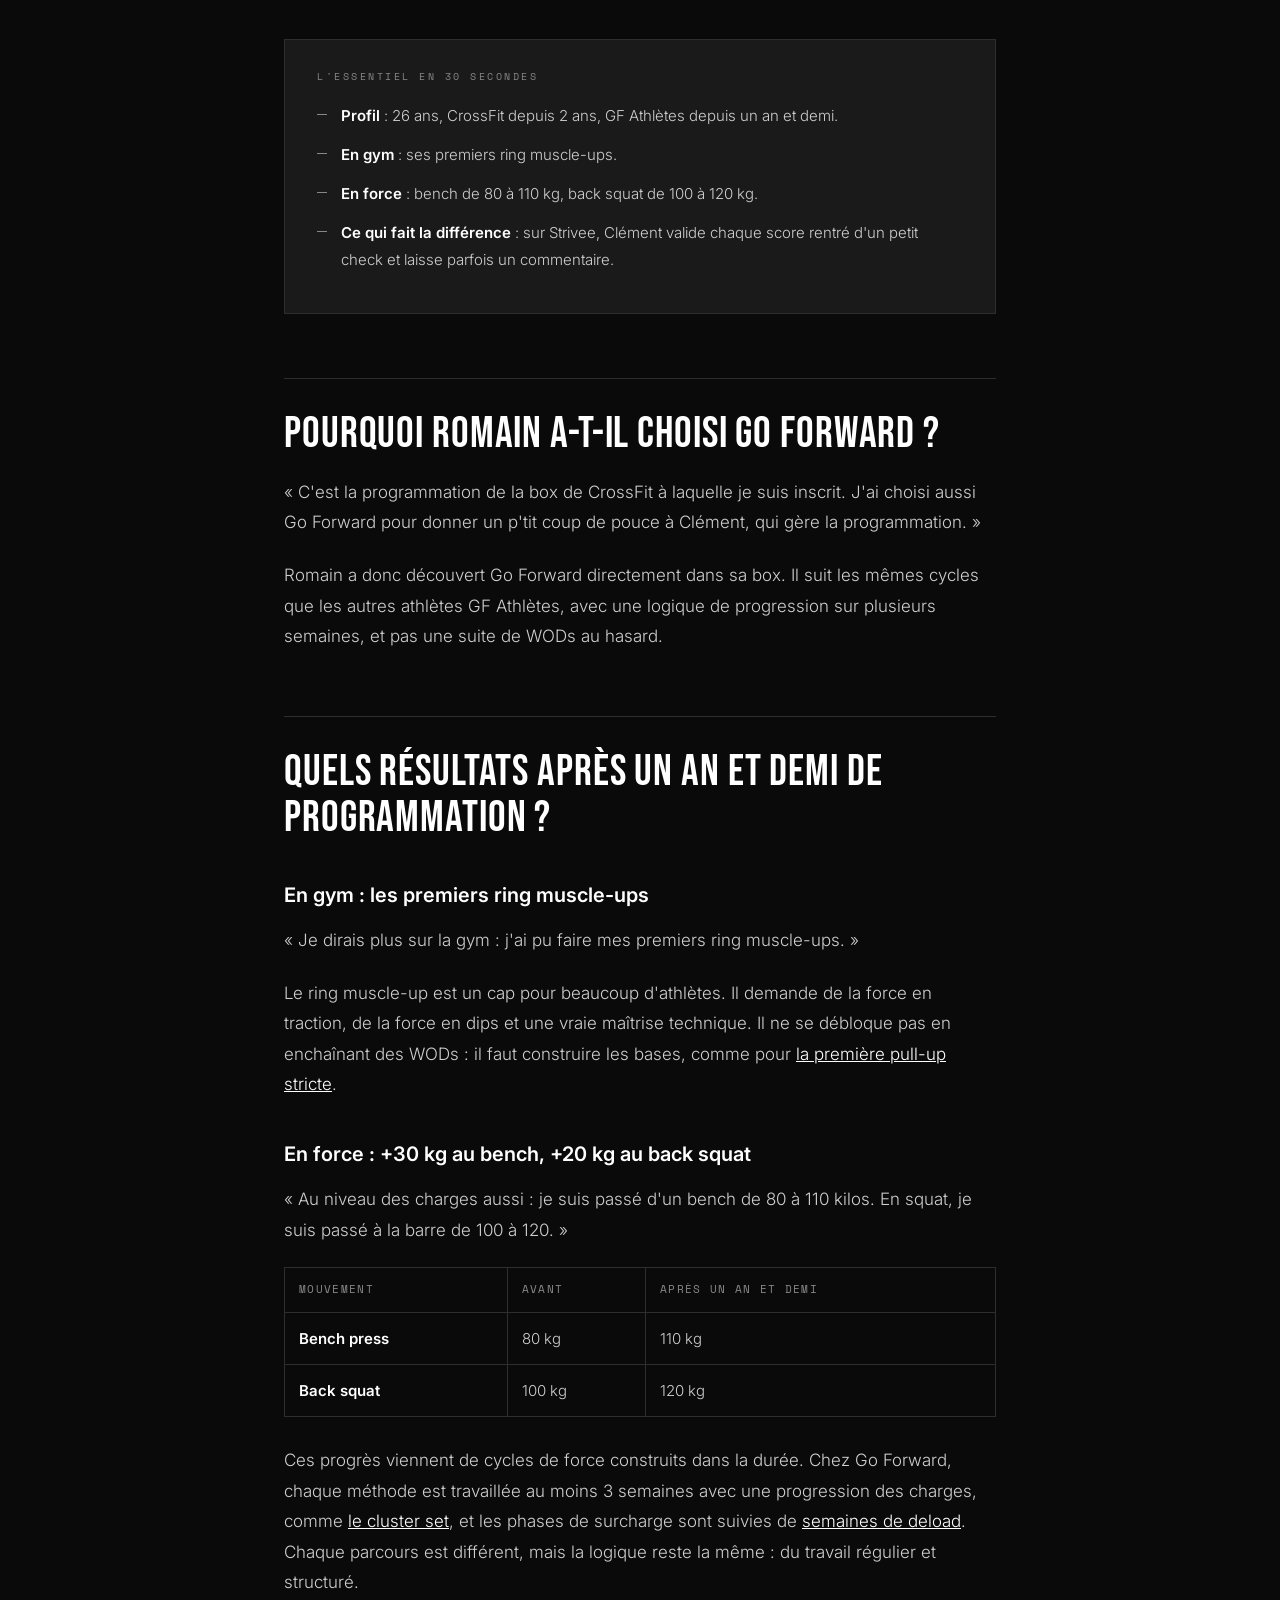
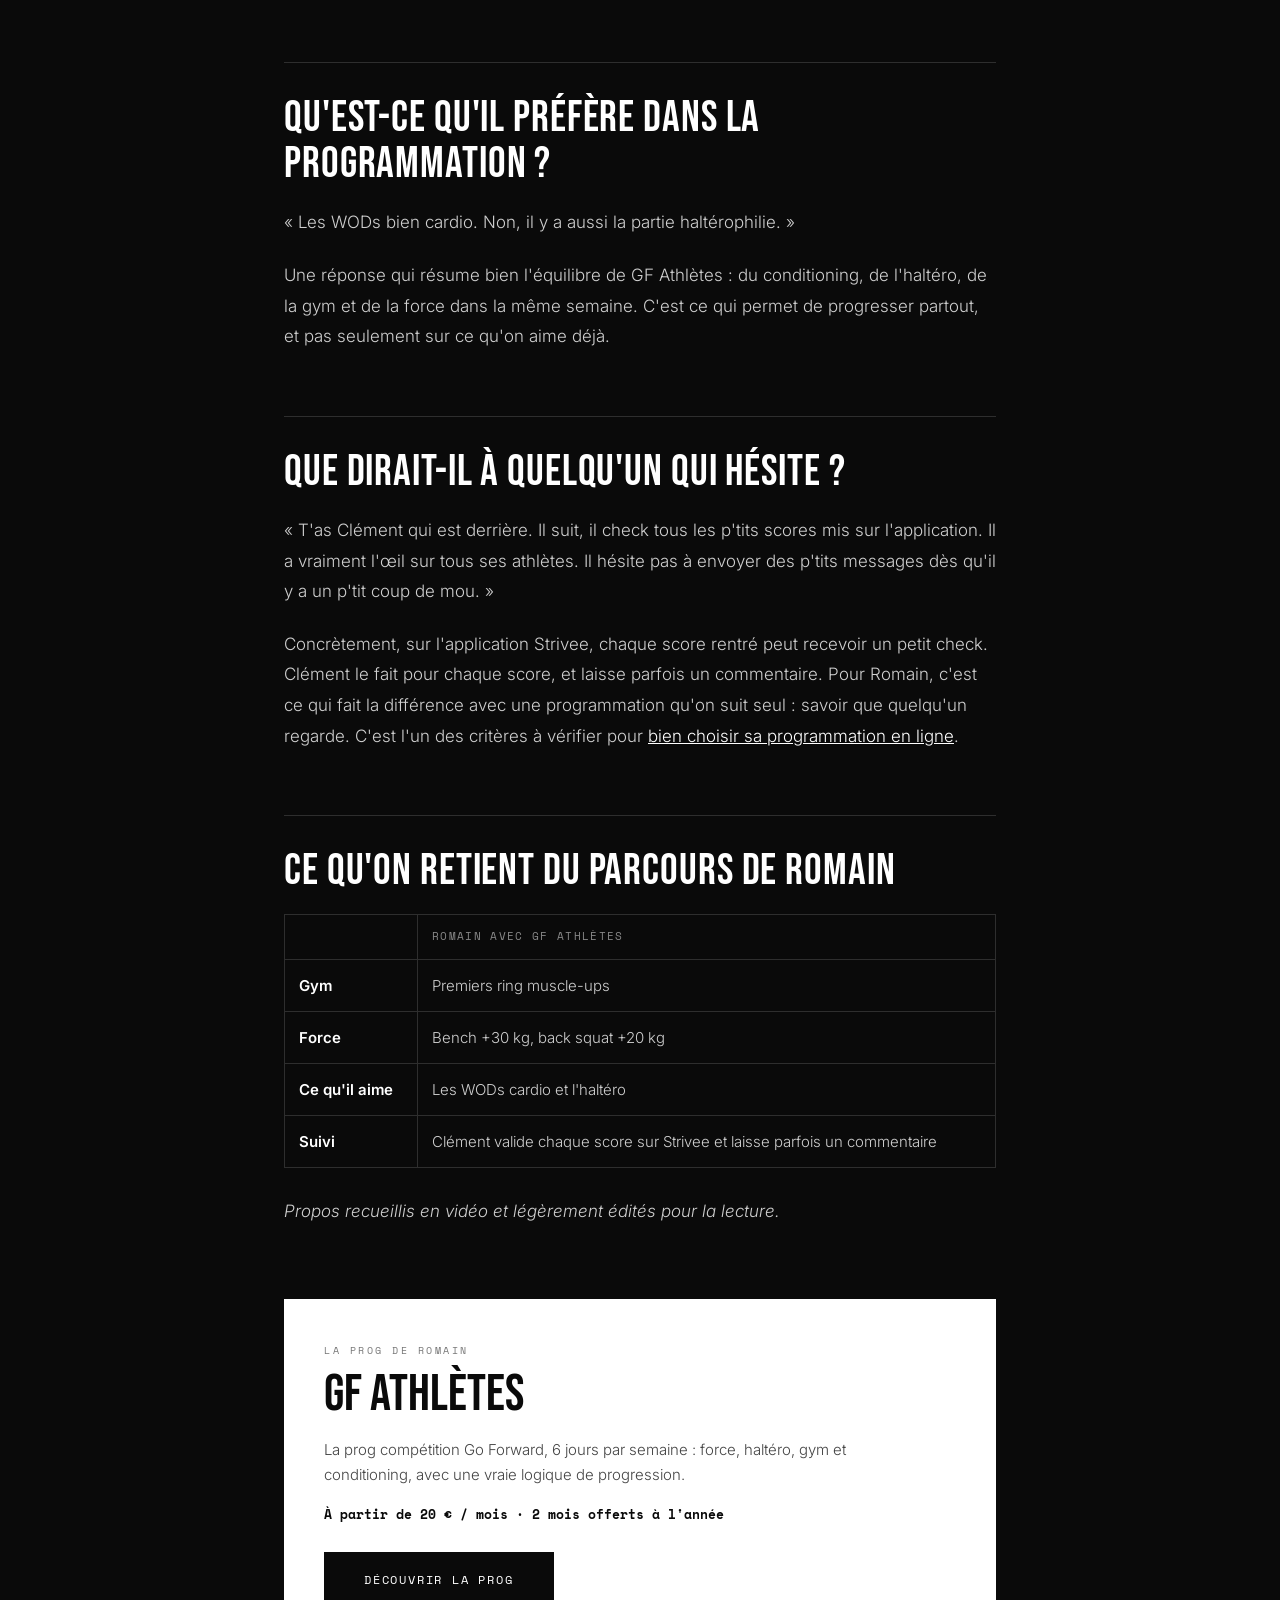
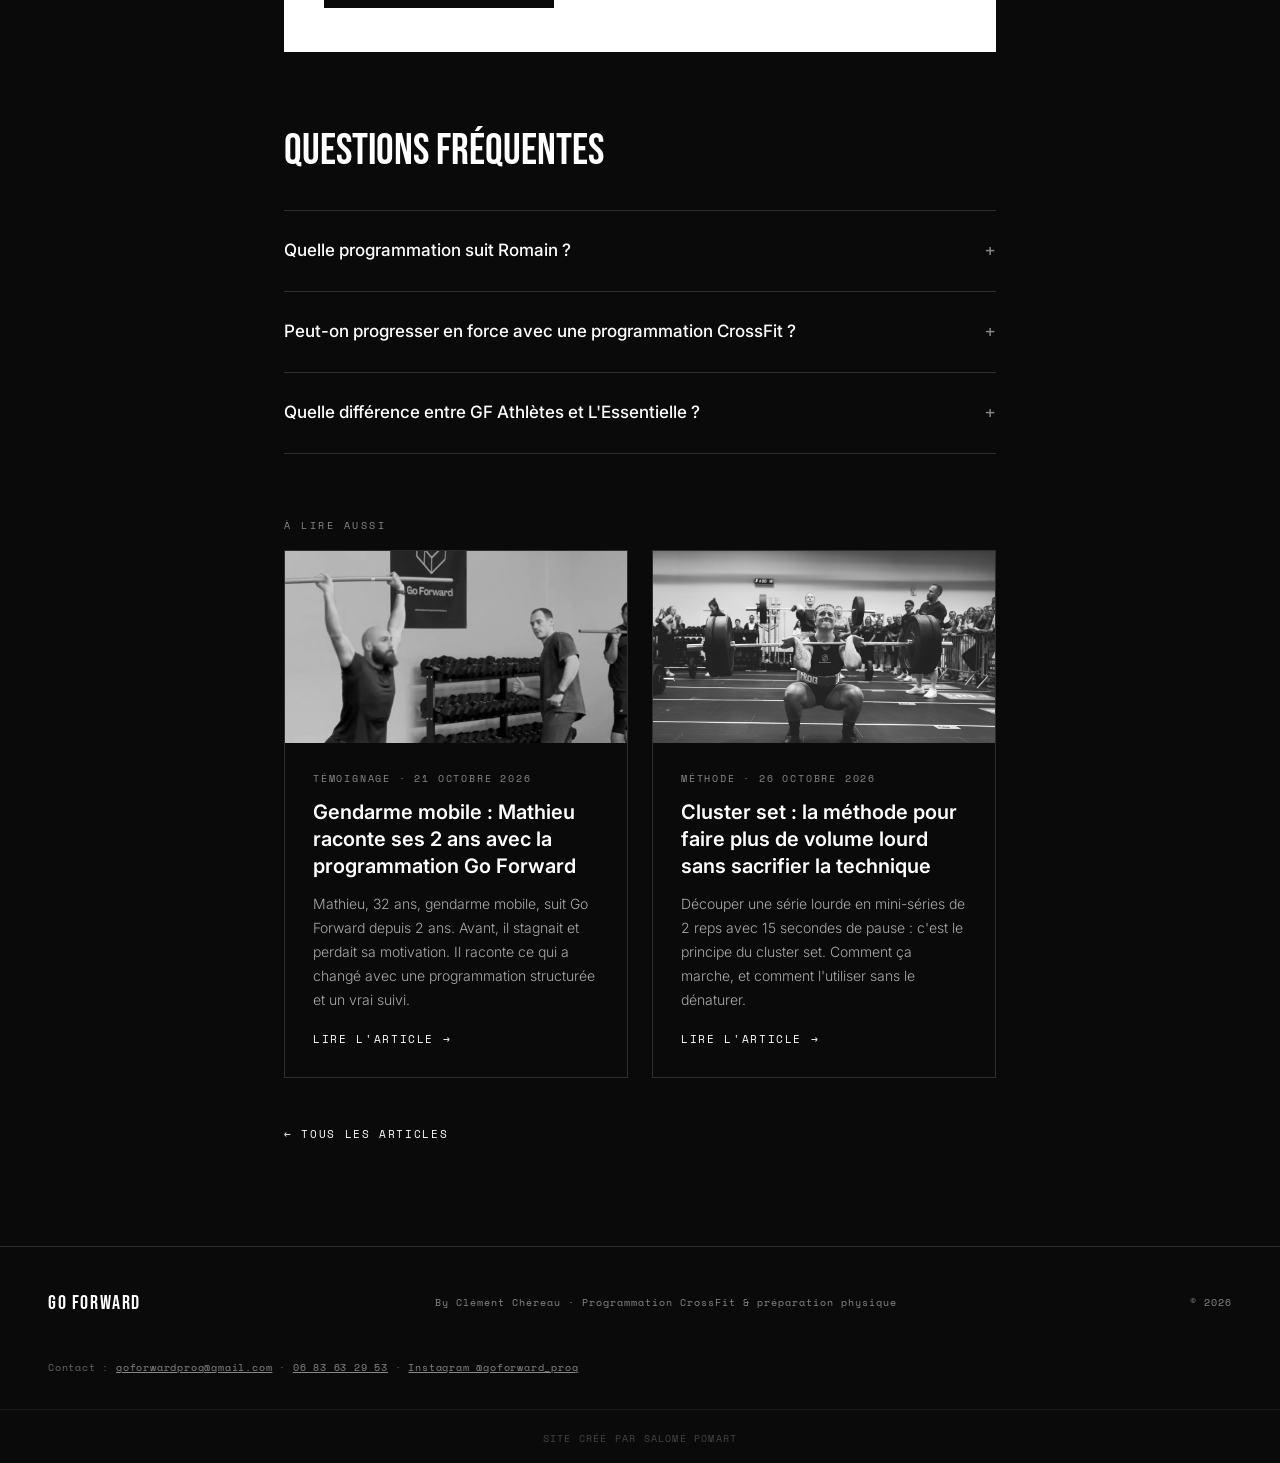
<file: blog/temoignage-romain-programmation-crossfit/index.html>
<!DOCTYPE html>
<html lang="fr">
<head>
<meta charset="UTF-8">
<meta name="viewport" content="width=device-width, initial-scale=1.0">
<title>Avis programmation CrossFit : témoignage de Romain | Go Forward</title>
<meta name="description" content="Romain, 26 ans, suit GF Athlètes depuis un an et demi : premiers ring muscle-ups, +30 kg au bench, +20 kg au back squat. Son avis sur la prog.">
<meta name="robots" content="index, follow, max-image-preview:large">
<link rel="canonical" href="https://goforward-prog.com/blog/temoignage-romain-programmation-crossfit/">
<meta name="theme-color" content="#0A0A0A">
<link rel="icon" href="../../favicon.ico" sizes="any">
<link rel="icon" type="image/png" sizes="32x32" href="../../favicon-32.png">
<link rel="apple-touch-icon" href="../../apple-touch-icon.png">
<link rel="manifest" href="../../site.webmanifest">
<meta property="og:type" content="article">
<meta property="og:locale" content="fr_FR">
<meta property="og:site_name" content="Go Forward">
<meta property="og:title" content="Avis programmation CrossFit : témoignage de Romain | Go Forward">
<meta property="og:description" content="Romain, 26 ans, suit GF Athlètes depuis un an et demi : premiers ring muscle-ups, +30 kg au bench, +20 kg au back squat. Son avis sur la prog.">
<meta property="og:url" content="https://goforward-prog.com/blog/temoignage-romain-programmation-crossfit/">
<meta property="og:image" content="https://goforward-prog.com/blog/images/temoignage-romain-crossfit.jpg">
<meta name="twitter:card" content="summary_large_image">
<meta name="twitter:title" content="Avis programmation CrossFit : témoignage de Romain | Go Forward">
<meta name="twitter:description" content="Romain, 26 ans, suit GF Athlètes depuis un an et demi : premiers ring muscle-ups, +30 kg au bench, +20 kg au back squat. Son avis sur la prog.">
<meta name="twitter:image" content="https://goforward-prog.com/blog/images/temoignage-romain-crossfit.jpg">
<link rel="preconnect" href="https://fonts.googleapis.com">
<link href="https://fonts.googleapis.com/css2?family=Bebas+Neue&family=Inter:wght@300;400;500;600&family=Space+Mono:wght@400;700&display=swap" rel="stylesheet">
<link rel="stylesheet" href="../../assets/site.css">
<script type="application/ld+json">
{
 "@context": "https://schema.org",
 "@graph": [
  {
   "@type": "BlogPosting",
   "headline": "Avis programmation CrossFit : Romain, premiers ring muscle-ups et +30 kg au bench",
   "description": "Romain, 26 ans, suit GF Athlètes depuis un an et demi : premiers ring muscle-ups, +30 kg au bench, +20 kg au back squat. Son avis sur la prog.",
   "image": "https://goforward-prog.com/blog/images/temoignage-romain-crossfit.jpg",
   "datePublished": "2026-11-10",
   "dateModified": "2026-11-10",
   "inLanguage": "fr-FR",
   "author": {
    "@type": "Person",
    "@id": "https://goforward-prog.com/#clement",
    "name": "Clément Chéreau",
    "url": "https://goforward-prog.com/#clement"
   },
   "publisher": {
    "@type": "Organization",
    "@id": "https://goforward-prog.com/#org",
    "name": "Go Forward",
    "url": "https://goforward-prog.com/"
   },
   "mainEntityOfPage": "https://goforward-prog.com/blog/temoignage-romain-programmation-crossfit/"
  },
  {
   "@type": "BreadcrumbList",
   "itemListElement": [
    {"@type": "ListItem", "position": 1, "name": "Accueil", "item": "https://goforward-prog.com/"},
    {"@type": "ListItem", "position": 2, "name": "Blog", "item": "https://goforward-prog.com/blog/"},
    {"@type": "ListItem", "position": 3, "name": "Avis programmation CrossFit : Romain, premiers ring muscle-ups et +30 kg au bench", "item": "https://goforward-prog.com/blog/temoignage-romain-programmation-crossfit/"}
   ]
  },
  {
   "@type": "FAQPage",
   "mainEntity": [
    {
     "@type": "Question",
     "name": "Quelle programmation suit Romain ?",
     "acceptedAnswer": {"@type": "Answer", "text": "GF Athlètes, la programmation compétition de Go Forward : 6 jours par semaine, à partir de 20 € par mois, sans engagement."}
    },
    {
     "@type": "Question",
     "name": "Peut-on progresser en force avec une programmation CrossFit ?",
     "acceptedAnswer": {"@type": "Answer", "text": "Oui, si elle intègre de vrais cycles de force. En un an et demi de GF Athlètes, Romain est passé de 80 à 110 kg au bench et de 100 à 120 kg au back squat."}
    },
    {
     "@type": "Question",
     "name": "Quelle différence entre GF Athlètes et L'Essentielle ?",
     "acceptedAnswer": {"@type": "Answer", "text": "L'Essentielle reprend les séances de GF Athlètes, sans les blocs de force et de technique, avec une version maison pour chaque séance. Elle démarre à 10 € par mois."}
    }
   ]
  }
 ]
}
</script>
</head>
<body class="blog-page">
<nav>
  <a href="../../index.html" class="nav-logo"><img src="../../assets/logo-nav.png" alt="Logo Go Forward" width="28" height="28">GO FORWARD</a>
  <ul class="nav-links">
    <li><a href="../../index.html#philosophie">Philosophie</a></li>
    <li><a href="../../index.html#programmations">Programmations</a></li>
    <li><a href="../../index.html#merch">Merch</a></li>
    <li><a href="../../index.html#temoignages">Témoignages</a></li>
    <li><a href="../../index.html#clement">Programmateur</a></li>
    <li><a href="../../blog/">Blog</a></li>
    <li><a href="../../index.html#faq">FAQ</a></li>
  </ul>
  <a href="https://train.strivee.app/fr/p/goforward" target="_blank" rel="noopener" class="nav-cta">Rejoindre</a>
  <div class="hamburger" onclick="toggleMenu()">
    <span></span><span></span><span></span>
  </div>
</nav>

<main class="article-wrap">
  <p class="breadcrumb"><a href="../../index.html">Accueil</a> / <a href="../../blog/">Blog</a></p>
  <span class="blog-card-tag">Témoignage</span>
  <h1 class="article-title">Avis programmation CrossFit : Romain, premiers ring muscle-ups et +30 kg au bench</h1>
  <p class="article-meta">Par <a href="../../index.html#clement">Clément Chéreau</a> · 10 novembre 2026 · Lecture 4 min</p>
  <img class="article-cover" src="../../blog/images/temoignage-romain-crossfit.jpg" alt="Romain, athlète Go Forward, en plein effort sur un air bike pendant une compétition de CrossFit">

  <article class="article-body">

<p class="lead">Romain a 26 ans. Il fait du CrossFit depuis 2 ans chez Rocket CrossFit, et il suit la programmation GF Athlètes depuis un an et demi. Entre-temps, il a passé ses premiers ring muscle-ups, pris 30 kg au bench et 20 kg au back squat. Il nous donne son avis sur la programmation : ce qui a changé, ce qu'il préfère, et ce qu'il dirait à quelqu'un qui hésite.</p>

<div class="tldr">
  <p class="tldr-label">L'essentiel en 30 secondes</p>
  <ul>
    <li><strong>Profil</strong> : 26 ans, CrossFit depuis 2 ans, GF Athlètes depuis un an et demi.</li>
    <li><strong>En gym</strong> : ses premiers ring muscle-ups.</li>
    <li><strong>En force</strong> : bench de 80 à 110 kg, back squat de 100 à 120 kg.</li>
    <li><strong>Ce qui fait la différence</strong> : sur Strivee, Clément valide chaque score rentré d'un petit check et laisse parfois un commentaire.</li>
  </ul>
</div>

<h2>Pourquoi Romain a-t-il choisi Go Forward ?</h2>
<p>« C'est la programmation de la box de CrossFit à laquelle je suis inscrit. J'ai choisi aussi Go Forward pour donner un p'tit coup de pouce à Clément, qui gère la programmation. »</p>
<p>Romain a donc découvert Go Forward directement dans sa box. Il suit les mêmes cycles que les autres athlètes GF Athlètes, avec une logique de progression sur plusieurs semaines, et pas une suite de WODs au hasard.</p>

<h2>Quels résultats après un an et demi de programmation ?</h2>
<h3>En gym : les premiers ring muscle-ups</h3>
<p>« Je dirais plus sur la gym : j'ai pu faire mes premiers ring muscle-ups. »</p>
<p>Le ring muscle-up est un cap pour beaucoup d'athlètes. Il demande de la force en traction, de la force en dips et une vraie maîtrise technique. Il ne se débloque pas en enchaînant des WODs : il faut construire les bases, comme pour <a href="../premiere-pull-up-stricte/">la première pull-up stricte</a>.</p>
<h3>En force : +30 kg au bench, +20 kg au back squat</h3>
<p>« Au niveau des charges aussi : je suis passé d'un bench de 80 à 110 kilos. En squat, je suis passé à la barre de 100 à 120. »</p>
<table class="article-table">
  <thead><tr><th>Mouvement</th><th>Avant</th><th>Après un an et demi</th></tr></thead>
  <tbody>
    <tr><td>Bench press</td><td>80 kg</td><td>110 kg</td></tr>
    <tr><td>Back squat</td><td>100 kg</td><td>120 kg</td></tr>
  </tbody>
</table>
<p>Ces progrès viennent de cycles de force construits dans la durée. Chez Go Forward, chaque méthode est travaillée au moins 3 semaines avec une progression des charges, comme <a href="../cluster-set/">le cluster set</a>, et les phases de surcharge sont suivies de <a href="../deload-overreaching/">semaines de deload</a>. Chaque parcours est différent, mais la logique reste la même : du travail régulier et structuré.</p>

<h2>Qu'est-ce qu'il préfère dans la programmation ?</h2>
<p>« Les WODs bien cardio. Non, il y a aussi la partie haltérophilie. »</p>
<p>Une réponse qui résume bien l'équilibre de GF Athlètes : du conditioning, de l'haltéro, de la gym et de la force dans la même semaine. C'est ce qui permet de progresser partout, et pas seulement sur ce qu'on aime déjà.</p>

<h2>Que dirait-il à quelqu'un qui hésite ?</h2>
<p>« T'as Clément qui est derrière. Il suit, il check tous les p'tits scores mis sur l'application. Il a vraiment l'œil sur tous ses athlètes. Il hésite pas à envoyer des p'tits messages dès qu'il y a un p'tit coup de mou. »</p>
<p>Concrètement, sur l'application Strivee, chaque score rentré peut recevoir un petit check. Clément le fait pour chaque score, et laisse parfois un commentaire. Pour Romain, c'est ce qui fait la différence avec une programmation qu'on suit seul : savoir que quelqu'un regarde. C'est l'un des critères à vérifier pour <a href="../choisir-programmation-crossfit-en-ligne/">bien choisir sa programmation en ligne</a>.</p>

<h2>Ce qu'on retient du parcours de Romain</h2>
<table class="article-table">
  <thead><tr><th></th><th>Romain avec GF Athlètes</th></tr></thead>
  <tbody>
    <tr><td>Gym</td><td>Premiers ring muscle-ups</td></tr>
    <tr><td>Force</td><td>Bench +30 kg, back squat +20 kg</td></tr>
    <tr><td>Ce qu'il aime</td><td>Les WODs cardio et l'haltéro</td></tr>
    <tr><td>Suivi</td><td>Clément valide chaque score sur Strivee et laisse parfois un commentaire</td></tr>
  </tbody>
</table>
<p><em>Propos recueillis en vidéo et légèrement édités pour la lecture.</em></p>

  </article>

  <aside class="cta-box">
    <p class="cta-box-label">La prog de Romain</p>
    <p class="cta-box-name">GF Athlètes</p>
    <p class="cta-box-text">La prog compétition Go Forward, 6 jours par semaine : force, haltéro, gym et conditioning, avec une vraie logique de progression.</p>
    <p class="cta-box-price">À partir de 20 € / mois · 2 mois offerts à l&#x27;année</p>
    <a href="https://train.strivee.app/fr/program/FEyrRCor2bPTjDDfxggW" target="_blank" rel="noopener" class="btn-dark">Découvrir la prog</a>
  </aside>

  <div class="article-faq">
    <h2>Questions fréquentes</h2>
    <div class="faq-list">
    <details class="faq-item">
      <summary>Quelle programmation suit Romain ?</summary>
      <p>GF Athlètes, la programmation compétition de Go Forward : 6 jours par semaine, à partir de 20 € par mois, sans engagement.</p>
    </details>
    <details class="faq-item">
      <summary>Peut-on progresser en force avec une programmation CrossFit ?</summary>
      <p>Oui, si elle intègre de vrais cycles de force. En un an et demi de GF Athlètes, Romain est passé de 80 à 110 kg au bench et de 100 à 120 kg au back squat.</p>
    </details>
    <details class="faq-item">
      <summary>Quelle différence entre GF Athlètes et L'Essentielle ?</summary>
      <p>L'Essentielle reprend les séances de GF Athlètes, sans les blocs de force et de technique, avec une version maison pour chaque séance. Elle démarre à 10 € par mois.</p>
    </details>
    </div>
  </div>

  <div class="article-related">
    <p class="tldr-label">À lire aussi</p>
    <div class="blog-grid">
    <a class="blog-card" href="../../blog/temoignage-gendarme-mobile-programmation-go-forward/">
      <img loading="lazy" src="../../blog/images/temoignage-mathieu-gendarme-mobile.jpg" alt="Mathieu, gendarme mobile, en overhead squat à la barre sous l&#x27;œil du coach, dans une salle Go Forward">
      <div class="blog-card-body">
        <span class="blog-card-tag">Témoignage · 21 octobre 2026</span>
        <h3 class="blog-card-title">Gendarme mobile : Mathieu raconte ses 2 ans avec la programmation Go Forward</h3>
        <p class="blog-card-excerpt">Mathieu, 32 ans, gendarme mobile, suit Go Forward depuis 2 ans. Avant, il stagnait et perdait sa motivation. Il raconte ce qui a changé avec une programmation structurée et un vrai suivi.</p>
        <span class="blog-card-more">Lire l'article →</span>
      </div>
    </a>
    <a class="blog-card" href="../../blog/cluster-set/">
      <img loading="lazy" src="../../blog/images/cluster-set-front-squat-crossfit.jpg" alt="Athlète en position basse de front squat avec une barre chargée, pendant une compétition de CrossFit devant le public">
      <div class="blog-card-body">
        <span class="blog-card-tag">Méthode · 26 octobre 2026</span>
        <h3 class="blog-card-title">Cluster set : la méthode pour faire plus de volume lourd sans sacrifier la technique</h3>
        <p class="blog-card-excerpt">Découper une série lourde en mini-séries de 2 reps avec 15 secondes de pause : c&#x27;est le principe du cluster set. Comment ça marche, et comment l&#x27;utiliser sans le dénaturer.</p>
        <span class="blog-card-more">Lire l'article →</span>
      </div>
    </a>
    </div>
  </div>

  <a class="back-link" href="../../blog/">← Tous les articles</a>
</main>

<footer>
  <span class="footer-logo">GO FORWARD</span>
  <span class="footer-text">By Clément Chéreau · Programmation CrossFit &amp; préparation physique</span>
  <span class="footer-text">© 2026</span>
</footer>
<p class="footer-seo">Contact : <a href="mailto:goforwardprog@gmail.com">goforwardprog@gmail.com</a> · <a href="tel:+33683632953">06 83 63 29 53</a> · <a href="https://www.instagram.com/goforward_prog/" target="_blank" rel="noopener">Instagram @goforward_prog</a></p>
<div style="background:var(--black); border-top:1px solid #1a1a1a; padding:14px 48px; text-align:center;">
  <span style="font-family:'Space Mono',monospace; font-size:10px; letter-spacing:0.12em; color:#444; text-transform:uppercase;">Site créé par Salomé Pomart</span>
</div>
<script>
  function toggleMenu() {
    const l = document.querySelector('.nav-links');
    if (l.style.display === 'flex') { l.style.display = 'none'; return; }
    Object.assign(l.style, {display:'flex', flexDirection:'column', position:'fixed', top:'64px', left:'0', right:'0',
      background:'rgba(10,10,10,0.97)', padding:'24px', gap:'20px', borderBottom:'1px solid #2E2E2E'});
  }
</script>
</body>
</html>
</file>
<file: assets/site.css>
*, *::before, *::after { box-sizing: border-box; margin: 0; padding: 0; }

  :root {
    --black: #0A0A0A;
    --white: #FFFFFF;
    --grey-dark: #1A1A1A;
    --grey-mid: #2A2A2A;
    --grey-light: #888888;
    --grey-border: #2E2E2E;
    --off-white: #F0F0F0;
  }

  html { scroll-behavior: smooth; }

  body {
    background: var(--black);
    color: var(--white);
    font-family: 'Inter', sans-serif;
    font-weight: 300;
    line-height: 1.6;
    overflow-x: hidden;
  }

  /* ── NAV ── */
  nav {
    position: fixed;
    top: 0; left: 0; right: 0;
    z-index: 100;
    display: flex;
    align-items: center;
    justify-content: space-between;
    padding: 0 48px;
    height: 64px;
    background: rgba(10,10,10,0.92);
    backdrop-filter: blur(12px);
    border-bottom: 1px solid var(--grey-border);
  }

  .nav-logo {
    font-family: 'Bebas Neue', sans-serif;
    font-size: 22px;
    letter-spacing: 0.08em;
    color: var(--white);
    text-decoration: none;
  }

  .nav-links {
    display: flex;
    gap: 36px;
    list-style: none;
  }

  .nav-links a {
    font-family: 'Space Mono', monospace;
    font-size: 11px;
    letter-spacing: 0.12em;
    text-transform: uppercase;
    color: var(--grey-light);
    text-decoration: none;
    transition: color 0.2s;
  }

  .nav-links a:hover { color: var(--white); }

  .nav-cta {
    font-family: 'Space Mono', monospace;
    font-size: 11px;
    letter-spacing: 0.12em;
    text-transform: uppercase;
    color: var(--black);
    background: var(--white);
    border: none;
    padding: 10px 20px;
    cursor: pointer;
    text-decoration: none;
    transition: background 0.2s, color 0.2s;
  }

  .nav-cta:hover { background: var(--off-white); }

  .hamburger { display: none; flex-direction: column; gap: 5px; cursor: pointer; }
  .hamburger span { display: block; width: 24px; height: 1px; background: var(--white); }

  /* ── HERO ── */
  #hero {
    min-height: 100vh;
    display: flex;
    flex-direction: column;
    align-items: center;
    justify-content: center;
    position: relative;
    overflow: hidden;
    padding: 80px 48px 60px;
    text-align: center;
  }

  /* Hexagon SVG watermark */
  .hero-hex {
    position: absolute;
    width: 70vw;
    max-width: 700px;
    opacity: 0.06;
    top: 50%;
    left: 50%;
    transform: translate(-50%, -50%);
    pointer-events: none;
  }

  .hero-eyebrow {
    font-family: 'Space Mono', monospace;
    font-size: 11px;
    letter-spacing: 0.25em;
    text-transform: uppercase;
    color: var(--grey-light);
    margin-bottom: 24px;
  }

  .hero-title {
    font-family: 'Bebas Neue', sans-serif;
    font-size: clamp(72px, 14vw, 180px);
    line-height: 0.9;
    letter-spacing: 0.02em;
    color: var(--white);
    margin-bottom: 8px;
  }

  .hero-title span {
    display: block;
    color: var(--white);
  }

  .hero-subtitle {
    font-family: 'Bebas Neue', sans-serif;
    font-size: clamp(18px, 3vw, 32px);
    letter-spacing: 0.15em;
    color: var(--grey-light);
    margin-bottom: 40px;
  }

  .hero-quote {
    font-family: 'Space Mono', monospace;
    font-size: 13px;
    letter-spacing: 0.05em;
    color: var(--grey-light);
    border: 1px solid var(--grey-border);
    padding: 14px 28px;
    margin-bottom: 48px;
    display: inline-block;
  }

  .hero-quote em { color: var(--white); font-style: italic; }

  .btn-primary {
    display: inline-block;
    font-family: 'Space Mono', monospace;
    font-size: 12px;
    letter-spacing: 0.15em;
    text-transform: uppercase;
    color: var(--black);
    background: var(--white);
    padding: 16px 36px;
    text-decoration: none;
    transition: background 0.2s, transform 0.2s;
  }

  .btn-primary:hover { background: var(--off-white); transform: translateY(-2px); }

  .btn-secondary {
    display: inline-block;
    font-family: 'Space Mono', monospace;
    font-size: 12px;
    letter-spacing: 0.15em;
    text-transform: uppercase;
    color: var(--white);
    background: transparent;
    border: 1px solid var(--grey-border);
    padding: 16px 36px;
    text-decoration: none;
    transition: border-color 0.2s, transform 0.2s;
  }

  .btn-secondary:hover { border-color: var(--white); transform: translateY(-2px); }

  .hero-btns { display: flex; gap: 16px; flex-wrap: wrap; justify-content: center; }

  .scroll-indicator {
    position: absolute;
    bottom: 32px;
    left: 50%;
    transform: translateX(-50%);
    display: flex;
    flex-direction: column;
    align-items: center;
    gap: 8px;
    color: var(--grey-light);
    font-family: 'Space Mono', monospace;
    font-size: 10px;
    letter-spacing: 0.15em;
    text-transform: uppercase;
  }

  .scroll-line {
    width: 1px;
    height: 40px;
    background: var(--grey-border);
    position: relative;
    overflow: hidden;
  }

  .scroll-line::after {
    content: '';
    position: absolute;
    top: -100%;
    left: 0;
    width: 100%;
    height: 100%;
    background: var(--white);
    animation: scrollDown 1.8s ease-in-out infinite;
  }

  @keyframes scrollDown {
    0% { top: -100%; }
    100% { top: 100%; }
  }

  /* ── SECTIONS ── */
  section {
    padding: 100px 48px;
    max-width: 1200px;
    margin: 0 auto;
  }

  .section-full {
    max-width: 100%;
    padding: 100px 0;
  }

  .section-inner {
    max-width: 1200px;
    margin: 0 auto;
    padding: 0 48px;
  }

  .section-label {
    font-family: 'Space Mono', monospace;
    font-size: 10px;
    letter-spacing: 0.3em;
    text-transform: uppercase;
    color: var(--grey-light);
    margin-bottom: 16px;
    display: flex;
    align-items: center;
    gap: 12px;
  }

  .section-label::before {
    content: '';
    display: inline-block;
    width: 24px;
    height: 1px;
    background: var(--grey-light);
  }

  .section-title {
    font-family: 'Bebas Neue', sans-serif;
    font-size: clamp(48px, 7vw, 96px);
    line-height: 0.95;
    letter-spacing: 0.02em;
    color: var(--white);
    margin-bottom: 48px;
  }

  .divider {
    width: 100%;
    height: 1px;
    background: var(--grey-border);
    margin: 0;
  }

  /* ── PHILOSOPHIE ── */
  #philosophie {
    display: grid;
    grid-template-columns: 1fr 1fr;
    gap: 80px;
    align-items: start;
  }

  .philo-left { }

  .philo-right {
    padding-top: 60px;
    display: flex;
    flex-direction: column;
    gap: 32px;
  }

  .philo-card {
    border: 1px solid var(--grey-border);
    padding: 28px;
  }

  .philo-card-label {
    font-family: 'Space Mono', monospace;
    font-size: 10px;
    letter-spacing: 0.2em;
    text-transform: uppercase;
    color: var(--grey-light);
    margin-bottom: 10px;
  }

  .philo-card-text {
    font-size: 15px;
    line-height: 1.7;
    color: var(--off-white);
  }

  .big-quote {
    font-family: 'Bebas Neue', sans-serif;
    font-size: clamp(28px, 4vw, 48px);
    line-height: 1.1;
    color: var(--white);
    margin: 32px 0;
  }

  .big-quote span { color: var(--grey-light); }

  .philo-desc {
    font-size: 15px;
    line-height: 1.8;
    color: var(--grey-light);
    max-width: 480px;
  }

  /* ── MÉTHODE ── */
  #methode {
    background: var(--grey-dark);
    border-top: 1px solid var(--grey-border);
    border-bottom: 1px solid var(--grey-border);
  }

  .methode-grid {
    display: grid;
    grid-template-columns: repeat(3, 1fr);
    gap: 1px;
    background: var(--grey-border);
    border: 1px solid var(--grey-border);
    margin-top: 48px;
  }

  .methode-item {
    background: var(--grey-dark);
    padding: 40px 32px;
  }

  .methode-item-num {
    font-family: 'Bebas Neue', sans-serif;
    font-size: 64px;
    color: var(--grey-border);
    line-height: 1;
    margin-bottom: 16px;
  }

  .methode-item-title {
    font-family: 'Inter', sans-serif;
    font-size: 13px;
    font-weight: 600;
    letter-spacing: 0.08em;
    text-transform: uppercase;
    color: var(--white);
    margin-bottom: 12px;
  }

  .methode-item-text {
    font-size: 14px;
    line-height: 1.7;
    color: var(--grey-light);
  }

  /* ── PROGRAMMATIONS ── */
  .prog-tabs {
    display: flex;
    gap: 0;
    border-bottom: 1px solid var(--grey-border);
    margin-bottom: 48px;
    overflow-x: auto;
    scrollbar-width: none;
  }

  .prog-tabs::-webkit-scrollbar { display: none; }

  .prog-tab {
    font-family: 'Space Mono', monospace;
    font-size: 16px;
    font-weight: 700;
    letter-spacing: 0.1em;
    text-transform: uppercase;
    color: #888;
    padding: 14px 24px;
    cursor: pointer;
    border-bottom: 2px solid transparent;
    transition: color 0.2s, border-color 0.2s, background 0.2s;
    white-space: nowrap;
    background: #ffffff;
    border-top: none;
    border-left: none;
    border-right: none;
  }

  .prog-tab:hover { color: var(--white); }
  .prog-tab.active { color: #000000; border-bottom-color: #000000; background: #ffffff; }

  .prog-panel { display: none; }
  .prog-panel.active { display: grid; }

  /* Single featured card */
  .prog-featured {
    grid-template-columns: 1fr 1fr;
    gap: 0;
    border: 1px solid var(--grey-border);
  }

  .prog-img-placeholder {
    background: var(--grey-mid);
    min-height: 320px;
    display: flex;
    align-items: center;
    justify-content: center;
    color: var(--grey-light);
    font-family: 'Space Mono', monospace;
    font-size: 11px;
    letter-spacing: 0.1em;
    text-transform: uppercase;
    flex-direction: column;
    gap: 12px;
  }

  .prog-img-placeholder svg { opacity: 0.3; }

  .prog-content {
    padding: 48px;
    display: flex;
    flex-direction: column;
    justify-content: space-between;
    gap: 24px;
  }

  .prog-badge {
    font-family: 'Space Mono', monospace;
    font-size: 10px;
    letter-spacing: 0.2em;
    text-transform: uppercase;
    color: var(--grey-light);
    border: 1px solid var(--grey-border);
    padding: 6px 12px;
    display: inline-block;
    width: fit-content;
  }

  .prog-name {
    font-family: 'Bebas Neue', sans-serif;
    font-size: clamp(36px, 5vw, 64px);
    line-height: 0.95;
    color: var(--white);
  }

  .prog-desc {
    font-size: 14px;
    line-height: 1.8;
    color: var(--grey-light);
    flex: 1;
  }

  .prog-meta {
    display: flex;
    align-items: baseline;
    gap: 16px;
    border-top: 1px solid var(--grey-border);
    padding-top: 24px;
    flex-wrap: wrap;
  }

  .prog-price {
    font-family: 'Bebas Neue', sans-serif;
    font-size: 48px;
    color: var(--white);
    line-height: 1;
  }

  .prog-price-unit {
    font-family: 'Space Mono', monospace;
    font-size: 11px;
    color: var(--grey-light);
    letter-spacing: 0.1em;
  }

  .prog-days {
    margin-left: auto;
    font-family: 'Space Mono', monospace;
    font-size: 11px;
    color: var(--grey-light);
    letter-spacing: 0.08em;
  }

  /* Grid cards for spécifiques */
  .prog-grid {
    grid-template-columns: repeat(3, 1fr);
    gap: 1px;
    background: var(--grey-border);
    border: 1px solid var(--grey-border);
  }

  .prog-card {
    background: var(--black);
    padding: 32px;
    display: flex;
    flex-direction: column;
    gap: 16px;
    transition: background 0.2s;
  }

  .prog-card:hover { background: var(--grey-dark); }

  .prog-card-name {
    font-family: 'Inter', sans-serif;
    font-size: 14px;
    font-weight: 600;
    color: var(--white);
    line-height: 1.4;
  }

  .prog-card-meta {
    font-family: 'Space Mono', monospace;
    font-size: 10px;
    color: var(--grey-light);
    letter-spacing: 0.08em;
  }

  .prog-card-price {
    font-family: 'Bebas Neue', sans-serif;
    font-size: 36px;
    color: var(--white);
    margin-top: auto;
  }

  .prog-card-cta {
    font-family: 'Space Mono', monospace;
    font-size: 10px;
    letter-spacing: 0.15em;
    text-transform: uppercase;
    color: var(--grey-light);
    text-decoration: none;
    display: flex;
    align-items: center;
    gap: 8px;
    transition: color 0.2s;
  }

  .prog-card-cta::after { content: '→'; }
  .prog-card-cta:hover { color: var(--white); }

  /* Pompier panel */
  .pompier-panel {
    grid-template-columns: 1fr;
    gap: 32px;
  }

  .pompier-header {
    border: 1px solid var(--grey-border);
    padding: 48px;
    display: grid;
    grid-template-columns: 1fr 1fr;
    gap: 48px;
    align-items: center;
  }

  .pompier-title-block .section-title { margin-bottom: 16px; }

  .pompier-desc {
    font-size: 14px;
    line-height: 1.8;
    color: var(--grey-light);
  }

  .pompier-cards {
    display: grid;
    grid-template-columns: 1fr 1fr;
    gap: 1px;
    background: var(--grey-border);
    border: 1px solid var(--grey-border);
  }

  /* ── AVANTAGES ── */
  .avantages-grid {
    display: grid;
    grid-template-columns: repeat(3, 1fr);
    gap: 1px;
    background: var(--grey-border);
    border: 1px solid var(--grey-border);
    margin-top: 48px;
  }

  .avantage-item {
    background: var(--black);
    padding: 36px 32px;
    display: flex;
    flex-direction: column;
    gap: 14px;
  }

  .avantage-icon {
    width: 32px;
    height: 32px;
    color: var(--grey-light);
  }

  .avantage-title {
    font-size: 13px;
    font-weight: 600;
    color: var(--white);
    letter-spacing: 0.02em;
  }

  .avantage-text {
    font-size: 13px;
    line-height: 1.7;
    color: var(--grey-light);
  }

  /* ── CLEMENT ── */
  #clement {
    display: grid;
    grid-template-columns: 1fr 1fr;
    gap: 80px;
    align-items: start;
  }

  .clement-img-block {
    position: relative;
  }

  .clement-photo {
    width: 100%;
    aspect-ratio: 3/4;
    background: var(--grey-mid);
    display: flex;
    align-items: center;
    justify-content: center;
    color: var(--grey-light);
    font-family: 'Space Mono', monospace;
    font-size: 11px;
    letter-spacing: 0.1em;
    text-transform: uppercase;
    flex-direction: column;
    gap: 12px;
    filter: grayscale(100%);
  }

  .clement-tag {
    position: absolute;
    bottom: -16px;
    right: -16px;
    background: var(--white);
    color: var(--black);
    font-family: 'Bebas Neue', sans-serif;
    font-size: 13px;
    letter-spacing: 0.15em;
    padding: 12px 20px;
  }

  .clement-right {
    padding-top: 48px;
  }

  .clement-name {
    font-family: 'Bebas Neue', sans-serif;
    font-size: clamp(56px, 8vw, 112px);
    line-height: 0.9;
    color: var(--white);
    margin-bottom: 32px;
  }

  .clement-facts {
    display: flex;
    flex-direction: column;
    gap: 0;
    border: 1px solid var(--grey-border);
    margin-bottom: 32px;
  }

  .clement-fact {
    display: flex;
    align-items: center;
    gap: 20px;
    padding: 16px 24px;
    border-bottom: 1px solid var(--grey-border);
    font-size: 14px;
    color: var(--grey-light);
  }

  .clement-fact:last-child { border-bottom: none; }

  .clement-fact-icon {
    font-size: 18px;
    width: 28px;
    text-align: center;
    flex-shrink: 0;
  }

  .clement-fact strong { color: var(--white); font-weight: 500; }

  /* ── TÉMOIGNAGES ── */
  .temoignages-grid {
    display: grid;
    grid-template-columns: repeat(3, 1fr);
    gap: 1px;
    background: var(--grey-border);
    border: 1px solid var(--grey-border);
    margin-top: 48px;
  }

  .temoignage {
    background: var(--black);
    padding: 36px 32px;
    display: flex;
    flex-direction: column;
    gap: 20px;
  }

  .temoignage-header {
    display: flex;
    align-items: center;
    gap: 14px;
  }

  .temoignage-avatar {
    width: 40px;
    height: 40px;
    border-radius: 50%;
    background: var(--grey-mid);
    display: flex;
    align-items: center;
    justify-content: center;
    font-family: 'Bebas Neue', sans-serif;
    font-size: 18px;
    color: var(--white);
    flex-shrink: 0;
    border: 1px solid var(--grey-border);
  }

  .temoignage-name {
    font-size: 14px;
    font-weight: 600;
    color: var(--white);
  }

  .temoignage-role {
    font-family: 'Space Mono', monospace;
    font-size: 10px;
    color: var(--grey-light);
    letter-spacing: 0.08em;
  }

  .temoignage-quote-mark {
    font-family: 'Bebas Neue', sans-serif;
    font-size: 48px;
    color: var(--grey-border);
    line-height: 1;
    margin-bottom: -12px;
  }

  .temoignage-text {
    font-size: 14px;
    line-height: 1.8;
    color: var(--grey-light);
    font-style: italic;
  }

  /* ── CTA FINAL ── */
  #cta-final {
    background: var(--white);
    text-align: center;
    padding: 120px 48px;
  }

  .cta-eyebrow {
    font-family: 'Space Mono', monospace;
    font-size: 11px;
    letter-spacing: 0.25em;
    text-transform: uppercase;
    color: var(--grey-light);
    margin-bottom: 24px;
  }

  .cta-title {
    font-family: 'Bebas Neue', sans-serif;
    font-size: clamp(56px, 10vw, 120px);
    line-height: 0.9;
    color: var(--black);
    margin-bottom: 32px;
  }

  .cta-sub {
    font-size: 15px;
    color: #555;
    max-width: 480px;
    margin: 0 auto 48px;
    line-height: 1.7;
  }

  .btn-dark {
    display: inline-block;
    font-family: 'Space Mono', monospace;
    font-size: 12px;
    letter-spacing: 0.15em;
    text-transform: uppercase;
    color: var(--white);
    background: var(--black);
    padding: 18px 40px;
    text-decoration: none;
    transition: background 0.2s, transform 0.2s;
  }

  .btn-dark:hover { background: #222; transform: translateY(-2px); }

  /* ── FOOTER ── */
  footer {
    background: var(--black);
    border-top: 1px solid var(--grey-border);
    padding: 40px 48px;
    display: flex;
    align-items: center;
    justify-content: space-between;
    flex-wrap: wrap;
    gap: 16px;
  }

  .footer-logo {
    font-family: 'Bebas Neue', sans-serif;
    font-size: 20px;
    letter-spacing: 0.08em;
    color: var(--white);
  }

  .footer-text {
    font-family: 'Space Mono', monospace;
    font-size: 10px;
    letter-spacing: 0.1em;
    color: var(--grey-light);
  }

  /* ── ANIMATIONS ── */
  .reveal {
    opacity: 0;
    transform: translateY(24px);
    transition: opacity 0.6s ease, transform 0.6s ease;
  }

  .reveal.visible {
    opacity: 1;
    transform: none;
  }

  /* ── RESPONSIVE ── */
  @media (max-width: 900px) {
    nav { padding: 0 24px; }
    .nav-links { display: none; }
    .hamburger { display: flex; }

    section { padding: 72px 24px; }
    .section-inner { padding: 0 24px; }

    #philosophie { grid-template-columns: 1fr; gap: 40px; }
    #clement { grid-template-columns: 1fr; gap: 40px; }
    .clement-right { padding-top: 0; }
    .clement-tag { right: 0; }

    .methode-grid { grid-template-columns: 1fr; }
    .prog-grid { grid-template-columns: 1fr 1fr; }
    .prog-featured { grid-template-columns: 1fr; }
    .pompier-header { grid-template-columns: 1fr; gap: 24px; }
    .pompier-cards { grid-template-columns: 1fr; }
    .avantages-grid { grid-template-columns: 1fr 1fr; }
    .temoignages-grid { grid-template-columns: 1fr; }

    #cta-final { padding: 80px 24px; }
    footer { padding: 32px 24px; flex-direction: column; text-align: center; }
  }

  @media (max-width: 600px) {
    .prog-grid { grid-template-columns: 1fr; }
    .avantages-grid { grid-template-columns: 1fr; }
    .hero-btns { flex-direction: column; align-items: center; }
    .prog-tabs { gap: 0; }
    .prog-tab { padding: 12px 16px; font-size: 10px; }
    .prog-content { padding: 28px; }
  }
  #hero > *:not(.hero-bg) { position: relative; z-index: 1; }
  .hero-bg { position: absolute; inset: 0; z-index: 0; }
  .scroll-indicator { z-index: 1 !important; }

  


  /* MERCH */
  #merch {
    padding: 80px 48px;
    max-width: 1200px;
    margin: 0 auto;
  }

  .merch-grid {
    display: grid;
    grid-template-columns: repeat(4, 1fr);
    gap: 1px;
    background: var(--grey-border);
    border: 1px solid var(--grey-border);
    margin-top: 48px;
  }

  .merch-item {
    background: var(--black);
    overflow: hidden;
  }

  .merch-item img {
    width: 100%;
    object-fit: cover;
    display: block;
    transition: transform 0.3s ease;
  }

  .merch-item img:hover {
    transform: scale(1.02);
  }

  .merch-info {
    padding: 20px 24px;
    display: flex;
    justify-content: space-between;
    align-items: flex-start;
    border-top: 1px solid var(--grey-border);
  }

  .merch-name {
    font-family: 'Bebas Neue', sans-serif;
    font-size: 22px;
    color: var(--white);
    letter-spacing: 0.05em;
  }

  .merch-fit {
    font-family: 'Space Mono', monospace;
    font-size: 10px;
    font-weight: 400;
    color: var(--grey-light);
    letter-spacing: 0.08em;
    display: block;
    margin-top: 2px;
  }

  .merch-price {
    font-family: 'Space Mono', monospace;
    font-size: 14px;
    font-weight: 700;
    color: var(--white);
  }

  .merch-contact {
    margin-top: 56px;
    text-align: center;
    border-top: 1px solid var(--grey-border);
    padding-top: 48px;
  }

  .merch-contact-text {
    font-family: 'Space Mono', monospace;
    font-size: 12px;
    color: var(--grey-light);
    margin-bottom: 32px;
    letter-spacing: 0.05em;
  }

  .merch-contact-btns {
    display: flex;
    gap: 16px;
    justify-content: center;
    flex-wrap: wrap;
  }

  @media (max-width: 768px) {
    .merch-grid { grid-template-columns: 1fr; }
    #merch { padding: 48px 24px; }
  }


  /* ── SEO additions ── */
  .hero-kicker {
    display: block;
    font-family: 'Space Mono', monospace;
    font-size: clamp(10px, 1.3vw, 13px);
    line-height: 1.7;
    letter-spacing: 0.18em;
    text-transform: uppercase;
    color: var(--grey-light);
    margin-top: 28px;
    max-width: 720px;
    margin-left: auto; margin-right: auto;
  }
  .hero-title .hero-kicker { color: var(--grey-light); }
  .faq-list { max-width: 900px; border-top: 1px solid var(--grey-border); }
  .faq-item { border-bottom: 1px solid var(--grey-border); }
  .faq-item summary {
    list-style: none; cursor: pointer;
    display: flex; justify-content: space-between; align-items: center; gap: 24px;
    padding: 24px 0;
    font-family: 'Inter', sans-serif; font-weight: 500; font-size: 17px; color: var(--white);
  }
  .faq-item summary::-webkit-details-marker { display: none; }
  .faq-item summary::after {
    content: '+'; font-family: 'Space Mono', monospace; font-size: 20px; color: var(--grey-light);
    transition: transform 0.2s; flex-shrink: 0;
  }
  .faq-item[open] summary::after { transform: rotate(45deg); }
  .faq-item p { padding: 0 0 24px; color: #BBBBBB; font-size: 15px; line-height: 1.75; max-width: 760px; }
  .faq-item a { color: var(--white); }
  .footer-seo {
    background: var(--black); padding: 0 48px 32px;
    font-family: 'Space Mono', monospace; font-size: 10px; letter-spacing: 0.08em; line-height: 1.8; color: #666;
  }
  .footer-seo a { color: #888; }
  @media (max-width: 900px) {
    .faq-item summary { font-size: 15px; }
    .footer-seo { padding: 0 24px 24px; }
  }

          
  /* ── DESKTOP fixes ── */
  .essai-box { display: grid; grid-template-columns: 1fr 1fr; gap: 64px; align-items: center; border: 1px solid var(--grey-border); background: var(--grey-dark); padding: 56px; }
  .essai-title { margin-bottom: 24px; }
  .essai-desc { color: #BBBBBB; font-size: 16px; line-height: 1.75; }
  .essai-desc strong { color: var(--white); font-weight: 600; }
  .essai-form { display: flex; flex-direction: column; gap: 18px; }
  .essai-form label { display: flex; flex-direction: column; gap: 8px; font-family: 'Space Mono', monospace; font-size: 11px; letter-spacing: 0.15em; text-transform: uppercase; color: var(--grey-light); }
  .essai-form input, .essai-form select { font-family: 'Inter', sans-serif; font-size: 16px; color: var(--white); background: var(--black); border: 1px solid var(--grey-border); padding: 14px 16px; border-radius: 0; text-transform: none; letter-spacing: 0; }
  .essai-form input:focus, .essai-form select:focus { outline: none; border-color: var(--white); }
  .essai-form button { border: none; cursor: pointer; margin-top: 6px; text-align: center; }
  .essai-hp { position: absolute; left: -9999px; }
  .essai-legal { font-size: 12px; color: #777; line-height: 1.6; }
  .essai-ok[hidden] { display: none; }
  .essai-ok { font-size: 15px; color: var(--white); border-left: 2px solid var(--white); padding-left: 14px; }
  .essai-form input, .essai-form select { width: 100%; min-width: 0; box-sizing: border-box; }
  .essai-box > * { min-width: 0; }
  @media (max-width: 900px) { .essai-box { grid-template-columns: minmax(0, 1fr); gap: 32px; padding: 32px 24px; } }
  .nav-logo { display: inline-flex; align-items: center; gap: 12px; }
  .nav-logo img { width: 32px; height: 32px; display: block; }
  .prog-card--full { grid-column: 1 / -1; }
  #hero { max-width: none; }
  .prog-img { width: 100%; height: 100%; min-height: 100%; object-fit: cover; object-position: center 30%; filter: grayscale(100%); display: block; }
  @media (min-width: 901px) {
    .avantages-grid { grid-template-columns: repeat(6, 1fr); }
    .avantage-item { grid-column: span 2; }
    .avantage-item:nth-child(n+4) { grid-column: span 3; }
    .temoignage:nth-child(2) { grid-row: span 2; }
  }
  @media (min-width: 601px) and (max-width: 900px) {
    .avantage-item:last-child { grid-column: 1 / -1; }
  }
  @media (max-width: 900px) {
    .prog-img { height: 240px; min-height: 0; }
  }

                        
  /* ── BLOG ── */
  .blog-grid {
    display: grid;
    grid-template-columns: repeat(auto-fill, minmax(300px, 1fr));
    gap: 24px;
  }
  .blog-card {
    display: flex; flex-direction: column;
    background: var(--black);
    border: 1px solid var(--grey-border);
    color: var(--white); text-decoration: none;
    transition: border-color 0.2s, transform 0.2s;
  }
  .blog-card:hover { border-color: var(--white); transform: translateY(-2px); }
  .blog-card img { width: 100%; aspect-ratio: 16 / 9; object-fit: cover; object-position: center 20%; filter: grayscale(100%); display: block; }
  .blog-card-body { padding: 28px; display: flex; flex-direction: column; gap: 12px; flex: 1; }
  .blog-card-tag {
    font-family: 'Space Mono', monospace; font-size: 10px; letter-spacing: 0.18em;
    text-transform: uppercase; color: var(--grey-light);
  }
  .blog-card-title { font-family: 'Inter', sans-serif; font-weight: 600; font-size: 20px; line-height: 1.35; color: var(--white); }
  .blog-card-excerpt { font-size: 14px; line-height: 1.7; color: #AAAAAA; flex: 1; }
  .blog-card-more {
    font-family: 'Space Mono', monospace; font-size: 11px; letter-spacing: 0.15em;
    text-transform: uppercase; color: var(--white); margin-top: 8px;
  }

  /* pages blog / article */
  .blog-page { background: var(--black); }
  .blog-wrap { max-width: 1200px; margin: 0 auto; padding: 140px 48px 100px; }
  .blog-intro { max-width: 620px; color: #AAAAAA; font-size: 16px; line-height: 1.75; margin: -24px 0 56px; }

  .article-wrap { max-width: 760px; margin: 0 auto; padding: 130px 24px 100px; }
  .breadcrumb { font-family: 'Space Mono', monospace; font-size: 11px; letter-spacing: 0.1em; color: var(--grey-light); margin-bottom: 32px; }
  .breadcrumb a { color: var(--grey-light); text-decoration: none; }
  .breadcrumb a:hover { color: var(--white); }
  .article-title {
    font-family: 'Bebas Neue', sans-serif; font-weight: 400;
    font-size: clamp(42px, 7vw, 76px); line-height: 0.98; letter-spacing: 0.01em;
    color: var(--white); margin: 16px 0 20px;
  }
  .article-meta { font-family: 'Space Mono', monospace; font-size: 11px; letter-spacing: 0.08em; color: var(--grey-light); margin-bottom: 40px; }
  .article-meta a { color: var(--white); }
  .article-cover { width: 100%; filter: grayscale(100%); border: 1px solid var(--grey-border); margin-bottom: 48px; display: block; }

  .article-body { color: #CFCFCF; font-size: 17px; line-height: 1.8; }
  .article-body p { margin-bottom: 22px; }
  .article-body .lead { font-size: 19px; color: var(--white); line-height: 1.7; }
  .article-body h2 {
    font-family: 'Bebas Neue', sans-serif; font-weight: 400; font-size: clamp(32px, 4.5vw, 44px);
    letter-spacing: 0.02em; line-height: 1.05; color: var(--white);
    margin: 64px 0 20px; padding-top: 32px; border-top: 1px solid var(--grey-border);
  }
  .article-body h3 { font-family: 'Inter', sans-serif; font-weight: 600; font-size: 20px; color: var(--white); margin: 36px 0 12px; }
  .article-body ul { margin: 0 0 24px; padding-left: 0; list-style: none; }
  .article-body li { position: relative; padding-left: 24px; margin-bottom: 12px; }
  .article-body li::before { content: ''; position: absolute; left: 0; top: 0.8em; width: 10px; height: 1px; background: var(--grey-light); }
  .article-body strong { color: var(--white); font-weight: 600; }
  .article-body .note {
    font-size: 14px; color: #AAAAAA; border-left: 2px solid var(--white);
    padding: 4px 0 4px 18px; margin: 28px 0;
  }

  .article-body blockquote {
    margin: 24px 0 28px; padding: 4px 0 4px 24px; border-left: 3px solid var(--white);
    font-size: 18px; line-height: 1.75; color: var(--white); font-style: italic;
  }
  .article-body a { color: var(--white); }
  .article-table { width: 100%; border-collapse: collapse; margin: 8px 0 28px; font-size: 15px; }
  .article-table th, .article-table td { border: 1px solid var(--grey-border); padding: 12px 14px; text-align: left; vertical-align: top; }
  .article-table th { font-family: 'Space Mono', monospace; font-size: 11px; letter-spacing: 0.12em; text-transform: uppercase; color: var(--grey-light); font-weight: 400; }
  .article-table td:first-child { color: var(--white); font-weight: 600; }
  .tldr { border: 1px solid var(--grey-border); background: var(--grey-dark); padding: 28px 32px; margin: 40px 0; }
  .tldr ul { margin-bottom: 0; }
  .tldr li { font-size: 15px; }
  .tldr-label {
    font-family: 'Space Mono', monospace; font-size: 10px; letter-spacing: 0.25em;
    text-transform: uppercase; color: var(--grey-light); margin-bottom: 16px !important;
  }

  .cta-box { background: var(--white); color: var(--black); padding: 44px 40px; margin: 72px 0 24px; }
  .cta-box-label { font-family: 'Space Mono', monospace; font-size: 10px; letter-spacing: 0.25em; text-transform: uppercase; color: #777; margin-bottom: 10px; }
  .cta-box-name { font-family: 'Bebas Neue', sans-serif; font-size: clamp(36px, 5vw, 52px); line-height: 1; margin-bottom: 16px; }
  .cta-box-text { font-size: 15px; line-height: 1.7; color: #444; margin-bottom: 16px; max-width: 560px; }
  .cta-box-price { font-family: 'Space Mono', monospace; font-size: 13px; font-weight: 700; margin-bottom: 28px; }

  .cta-box-demand { border-top: 1px solid #DDD; margin-top: 32px; padding-top: 24px; }
  .cta-box-demand .cta-box-text { margin-bottom: 12px; }
  .cta-box-link { font-family: 'Space Mono', monospace; font-size: 11px; letter-spacing: 0.15em; text-transform: uppercase; color: var(--black); font-weight: 700; }
  .cta-box--alt { background: var(--grey-dark); color: var(--white); border: 1px solid var(--grey-border); margin-top: 0; }
  .cta-box--alt .cta-box-text { color: #AAAAAA; }
  .cta-box--alt .cta-box-label { color: var(--grey-light); }
  .article-faq h2 {
    font-family: 'Bebas Neue', sans-serif; font-weight: 400; font-size: clamp(32px, 4.5vw, 44px);
    color: var(--white); margin: 64px 0 24px;
  }
  .article-sources { margin-top: 56px; font-size: 13px; }
  .article-sources ul { list-style: none; }
  .article-sources li { margin-bottom: 8px; }
  .article-sources a { color: #999; }
  .article-related { margin-top: 64px; }
  .article-related .blog-grid { grid-template-columns: repeat(auto-fill, minmax(260px, 1fr)); }
  .back-link {
    display: inline-block; margin-top: 48px; font-family: 'Space Mono', monospace; font-size: 11px;
    letter-spacing: 0.15em; text-transform: uppercase; color: var(--white); text-decoration: none;
  }
  #blog .section-title { margin-bottom: 48px; }

  @media (max-width: 900px) {
    .blog-wrap { padding: 110px 24px 72px; }
    .article-wrap { padding-top: 100px; }
    .article-body { font-size: 16px; }
    .cta-box { padding: 32px 24px; }
    .tldr { padding: 24px 20px; }
  }

  @media (max-width: 600px) {
    .article-table { font-size: 13px; }
    .article-table th, .article-table td { padding: 9px 8px; hyphens: auto; -webkit-hyphens: auto; overflow-wrap: break-word; }
  }
</file>
